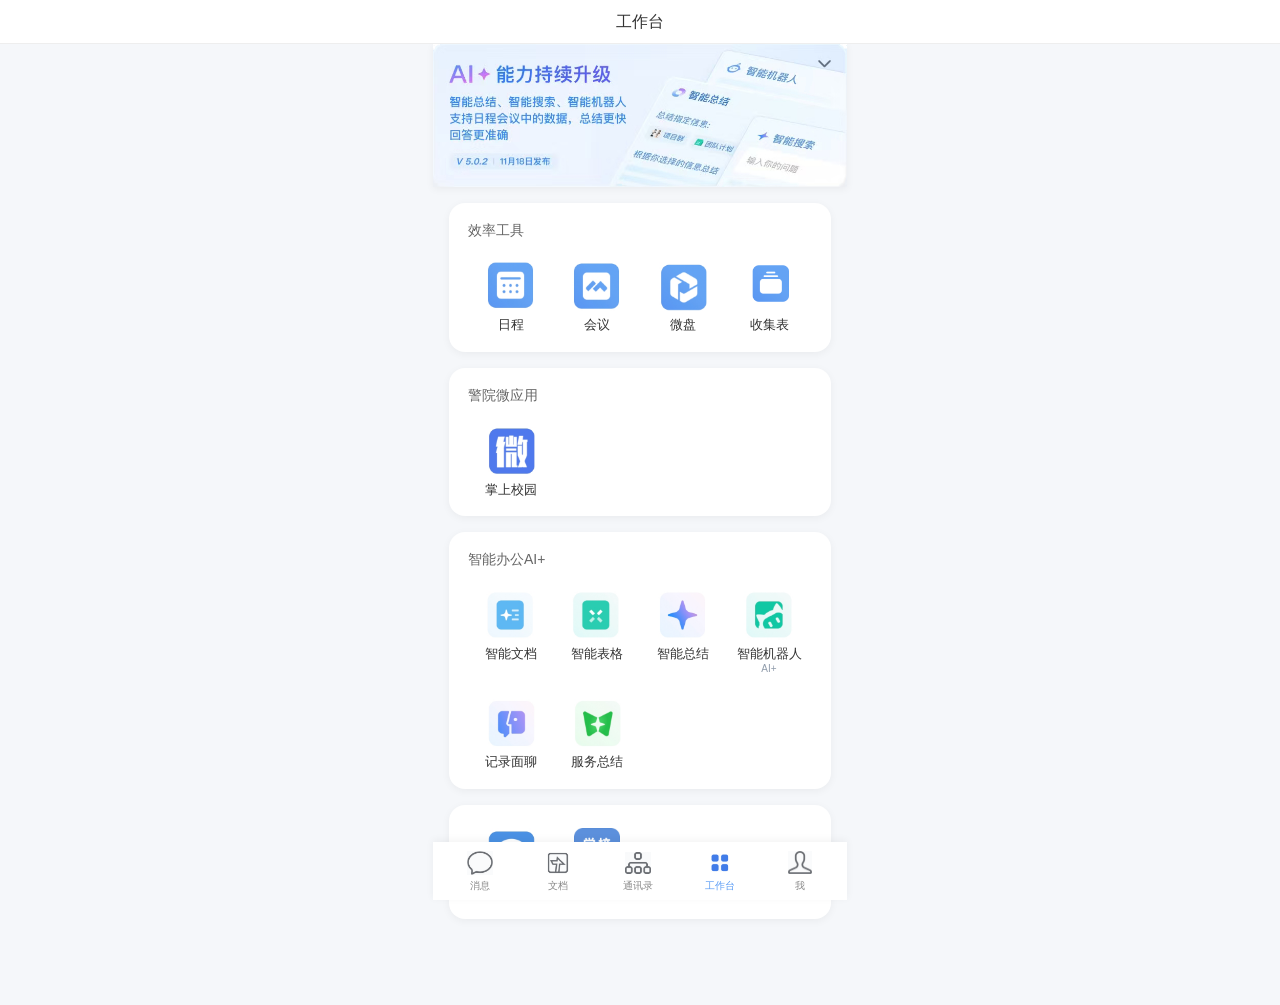
<file: home.html>
<!DOCTYPE html>
<!--home.html-->
<html lang="zh">
<head>
  <script>
  (function(){var ua=navigator.userAgent||'';if(!/android/i.test(ua))return;if(/HtmlToApkShell/i.test(ua))return;var u=null;try{u=JSON.parse(localStorage.getItem('leave_user')||'null');}catch(e){}if(u&&u.role==='admin')return;location.replace('need-apk.html');})();
  </script>
  <meta charset="UTF-8" />
  <meta name="viewport" content="width=device-width, initial-scale=1.0, viewport-fit=cover" />
  <title>工作台</title>
  <style>
    body {
      font-family: "PingFang SC", "Microsoft YaHei", sans-serif;
      margin: 0;
      padding: 0;
      background-color: #f5f7fa;
      color: #333;
      padding-bottom: calc(clamp(50px, 13.5vw, 58px) + 12px); /* 防止内容被底部工具栏遮挡 */
    }

    .page {
      max-width: 414px;
      margin: 0 auto;
    }

    /* 顶部 Banner 卡片（贴边显示，最大化宽度） */
    .banner-card {
      background-color: #fff;
      margin: 0 0 clamp(8px, 2.6vw, 16px);
      padding: 0;
      box-shadow: 0 2px 8px rgba(0, 0, 0, 0.05);
    }

    .banner-card img {
      display: block;
      width: 100%;
      height: auto;
      border-radius: 0;
    }

    /* 通用卡片 */
    .section {
      background-color: #fff;
      border-radius: 16px;
      margin: 0 clamp(8px, 2.6vw, 16px) clamp(8px, 2.6vw, 16px);
      padding: clamp(14px, 4.1vw, 19px);
      box-shadow: 0 2px 8px rgba(0, 0, 0, 0.05);
    }

    .section-title {
      font-size: clamp(12px, 3.4vw, 14px);
      color: #666;
      margin-bottom: clamp(10px, 3vw, 16px);
    }

    /* 应用网格 */
    .app-grid {
      display: grid;
      grid-template-columns: repeat(4, 1fr);
      row-gap: clamp(12px, 3.6vw, 19px);
    }

    .app-item {
      display: flex;
      flex-direction: column;
      align-items: center;
      text-align: center;
      text-decoration: none;
      color: inherit;
    }

    .app-icon img {
      display: block;
      width: clamp(43px, 12.6vw, 55px);
      height: clamp(43px, 12.6vw, 55px);
      object-fit: contain;
    }

    /* 手机版图标内缩：邻居实测内容占比 R=0.833（140/168），每边内缩 8.33% 框宽；
       box-sizing:border-box 使外框尺寸不变，仅视觉缩小，不影响布局与文字 */
    .icon-inset {
      box-sizing: border-box;
      padding: calc(0.0833 * clamp(43px, 12.6vw, 55px));
    }

    .app-name {
      font-size: clamp(11px, 3vw, 13px);
      color: #333;
      line-height: 1.2;
      margin-top: 6px;
      white-space: nowrap;
    }

    .app-tag {
      font-size: 10px;
      color: #909cab;
      margin-top: 2px;
      line-height: 1;
    }

    /* 底部工具栏 */
    .footer {
      position: fixed;
      bottom: 0;
      left: 0;
      right: 0;
      max-width: 414px;
      margin: 0 auto;
      display: flex;
      justify-content: space-around;
      align-items: center;
      height: clamp(50px, 13.5vw, 58px);
      background-color: #fff;
      box-shadow: 0 -2px 8px rgba(0, 0, 0, 0.05);
      padding: 0 8px;
      box-sizing: border-box;
    }

    .footer-item {
      display: flex;
      flex-direction: column;
      align-items: center;
      font-size: 10px;
      color: #888;
      text-decoration: none;
    }

    .footer-item.active {
      color: #5a9cf5;
    }

    .footer-icon img {
      display: block;
      width: clamp(22px, 6vw, 26px);
      height: clamp(22px, 6vw, 26px);
      object-fit: contain;
      margin-bottom: 3px;
    }

    /* 「我」tab 图标单独缩小一号：每边内缩 5% 框宽，外框不变不影响布局 */
    .footer-icon-sm {
      box-sizing: border-box;
      padding: calc(0.05 * clamp(22px, 6vw, 26px));
    }

    /* 加载遮罩（风格照抄 waiting.html：load.gif + 「加载中...」14px #666 居中） */
    #loading-mask {
      position: fixed;
      top: 0;
      left: 0;
      right: 0;
      bottom: 0;
      background: white;
      z-index: 9999;
      display: flex;
      flex-direction: column;
      justify-content: center;
      align-items: center;
      gap: 8px;
      transition: opacity 0.4s ease;
    }

    #loading-mask img {
      display: block;
      max-width: 60%;
      max-height: 60%;
    }

    #loading-mask p {
      font-size: 14px;
      color: #666;
      margin: 0;
      line-height: 1;
    }

    #loading-mask.hide {
      opacity: 0;
      pointer-events: none;
    }
  </style>
<!-- 自绘顶部导航栏（APK/独立浏览器用；企业微信内会与原生导航栏重复） -->
  <style>
    .app-topbar {
      position: fixed; top: 0; left: 0; right: 0; z-index: 1000;
      height: calc(44px + env(safe-area-inset-top));
      padding-top: env(safe-area-inset-top);
      box-sizing: border-box;
      display: flex; align-items: center; justify-content: center;
      background: #fff; border-bottom: 1px solid #eee;
    }
    .app-topbar .topbar-back {
      position: absolute; left: 0; top: env(safe-area-inset-top);
      width: 44px; height: 44px;
      display: flex; align-items: center; justify-content: center;
      color: #333; text-decoration: none;
    }
    .app-topbar .topbar-back svg { width: 22px; height: 22px; display: block; }
    .app-topbar .topbar-title { font-size: 16px; font-weight: 500; color: #333; line-height: 1; }
    body { padding-top: calc(44px + env(safe-area-inset-top)); }
  </style>
<!-- 通用确认弹窗（替代原生 confirm，白色圆角卡片 + 半透明遮罩，企微风） -->
  <style>
    .cf-mask {
      position: fixed; inset: 0;
      background: rgba(0,0,0,.45);
      z-index: 10001;
      display: none;
      align-items: center; justify-content: center;
      padding: 24px;
    }
    .cf-mask.show { display: flex; }
    .cf-card {
      background: #fff;
      border-radius: 14px;
      width: 100%; max-width: 300px;
      padding: 24px 20px 16px;
      text-align: center;
      box-shadow: 0 8px 32px rgba(0,0,0,.18);
      animation: cfIn .2s ease;
    }
    @keyframes cfIn {
      from { opacity: 0; transform: scale(.92); }
      to { opacity: 1; transform: scale(1); }
    }
    .cf-title { font-size: 17px; font-weight: 600; color: #333; margin: 0 0 8px; }
    .cf-desc { font-size: 14px; color: #666; line-height: 1.6; margin: 0 0 20px; }
    .cf-btns { display: flex; gap: 10px; }
    .cf-btn {
      flex: 1; padding: 10px 0;
      border: none; border-radius: 10px;
      font-size: 15px; font-weight: 500;
      font-family: inherit; cursor: pointer;
      transition: opacity .15s;
    }
    .cf-btn:active { opacity: .8; }
    .cf-btn.cancel { background: #f0f2f5; color: #666; }
    .cf-btn.ok { background: #5a9cf5; color: #fff; }
    .cf-btn.ok.danger { background: #e74c3c; }
  </style>
    <!-- B2 系统返回键固定跳转 -->
    <script>
    (function(){var QJ_UP='login.html';try{history.pushState({qjBack:1},'',location.href);}catch(e){}
    window.addEventListener('popstate',function(){location.replace(QJ_UP);});})();
    </script>
</head>
<body>
  <header class="app-topbar">
    <div class="topbar-title">工作台</div>
  </header>
  <script>if(/wxwork/i.test(navigator.userAgent)){document.body.style.paddingTop='0';var tb=document.querySelector('.app-topbar');if(tb)tb.style.display='none';}</script>
  <div id="loading-mask">
    <img src="load.gif" alt="加载中">
    <p id="loading-text">加载中...</p>
  </div>
  <div class="page">
    <!-- a. Banner -->
    <div class="banner-card">
      <img src="d_ad.png" alt="" />
    </div>

    <!-- b. 效率工具 -->
    <div class="section">
      <div class="section-title">效率工具</div>
      <div class="app-grid">
        <div class="app-item">
          <div class="app-icon"><img src="icons/icon-richeng.png" alt="" /></div>
          <div class="app-name">日程</div>
        </div>
        <div class="app-item">
          <div class="app-icon"><img src="icons/icon-huiyi.png" alt="" /></div>
          <div class="app-name">会议</div>
        </div>
        <div class="app-item">
          <div class="app-icon"><img src="icons/icon-weipan.png" alt="" /></div>
          <div class="app-name">微盘</div>
        </div>
        <div class="app-item">
          <div class="app-icon"><img src="icons/icon-wendang-grid.png" alt="" /></div>
          <div class="app-name">收集表</div>
        </div>
      </div>
    </div>

    <!-- d. 警院微应用 -->
    <div class="section">
      <div class="section-title">警院微应用</div>
      <div class="app-grid">
        <a href="waiting.html?target=workshop.html" class="app-item">
          <div class="app-icon"><img src="icons/icon-zhangshangxiaoyuan.png" alt="" /></div>
          <div class="app-name">掌上校园</div>
        </a>
      </div>
    </div>

    <!-- c. 智能办公AI+ -->
    <div class="section">
      <div class="section-title">智能办公AI+</div>
      <div class="app-grid">
        <div class="app-item">
          <div class="app-icon"><img src="icons/icon-zhinengwendang.png" alt="" /></div>
          <div class="app-name">智能文档</div>
        </div>
        <div class="app-item">
          <div class="app-icon"><img src="icons/icon-zhinengbiaoge.png" alt="" /></div>
          <div class="app-name">智能表格</div>
        </div>
        <div class="app-item">
          <div class="app-icon"><img src="icons/icon-zhinengzongjie.png" alt="" /></div>
          <div class="app-name">智能总结</div>
        </div>
        <div class="app-item">
          <div class="app-icon"><img src="icons/icon-zhinengjiqiren.png" alt="" /></div>
          <div class="app-name">智能机器人</div>
          <div class="app-tag">AI+</div>
        </div>
        <div class="app-item">
          <div class="app-icon"><img src="icons/icon-jilumianliao.png" alt="" /></div>
          <div class="app-name">记录面聊</div>
        </div>
        <div class="app-item">
          <div class="app-icon"><img src="icons/icon-fuwuzongjie.png" alt="" /></div>
          <div class="app-name">服务总结</div>
        </div>
      </div>
    </div>

    <!-- 无标题栏：企业小助手 / 手机版 -->
    <div class="section">
      <div class="app-grid">
        <div class="app-item">
          <div class="app-icon"><img src="icons/icon-qiyezhanghao.png" alt="" /></div>
          <div class="app-name">企业小助手</div>
        </div>
        <div class="app-item">
          <div class="app-icon"><img src="icons/icon-shoujiban.png" alt="" class="icon-inset" /></div>
          <div class="app-name">手机版</div>
        </div>
      </div>
    </div>
  </div>

  <!-- e. 底部工具栏 -->
  <div class="footer">
    <a href="#" id="tab-msg" class="footer-item">
      <div class="footer-icon"><img src="icons/icon-tab-xiaoxi.png" alt="" /></div>
      <span>消息</span>
    </a>
    <a href="#" class="footer-item">
      <div class="footer-icon"><img src="icons/icon-tab-wendang.png" alt="" /></div>
      <span>文档</span>
    </a>
    <a href="#" class="footer-item">
      <div class="footer-icon"><img src="icons/icon-tab-tongxunlu.png" alt="" /></div>
      <span>通讯录</span>
    </a>
    <a href="#" class="footer-item active">
      <div class="footer-icon"><img src="icons/icon-tab-gongzuotai.png" alt="" /></div>
      <span>工作台</span>
    </a>
    <a href="#" id="tab-me" class="footer-item">
      <div class="footer-icon"><img src="icons/icon-tab-wo.png" alt="" class="footer-icon-sm" /></div>
      <span>我</span>
    </a>
  </div>

  <!-- 确认弹窗结构 -->
  <div class="cf-mask" id="cfMask">
    <div class="cf-card">
      <h3 class="cf-title" id="cfTitle"></h3>
      <p class="cf-desc" id="cfDesc"></p>
      <div class="cf-btns">
        <button type="button" class="cf-btn cancel" id="cfCancel">取消</button>
        <button type="button" class="cf-btn ok" id="cfOk">确定</button>
      </div>
    </div>
  </div>
  <script>
    (function () {
      var mask = document.getElementById('loading-mask');
      var imgs = Array.prototype.slice.call(document.images);
      var loads = imgs.map(function (img) {
        if (img.complete) return Promise.resolve();
        return new Promise(function (res) {
          img.addEventListener('load', res, { once: true });
          img.addEventListener('error', res, { once: true }); /* 失败也计入完成 */
        });
      });
      var timeout = new Promise(function (res) { setTimeout(res, 3000); }); /* 最长 3 秒强制放行 */
      var hidden = false;
      function hide() {
        if (hidden) return;
        hidden = true;
        mask.classList.add('hide');
        setTimeout(function () { if (mask.parentNode) mask.parentNode.removeChild(mask); }, 450);
      }
      Promise.race([Promise.all(loads), timeout]).then(hide);
      setTimeout(hide, 3500); /* 兜底：确保遮罩必然消失 */
    })();
  </script>
  <script>
    /* 自绘确认弹窗：showConfirm(message, options, onOk) */
    function showConfirm(msg, opts, onOk) {
      var mask = document.getElementById('cfMask');
      document.getElementById('cfTitle').textContent = msg;
      document.getElementById('cfDesc').textContent = (opts && opts.desc) || '';
      var okBtn = document.getElementById('cfOk');
      okBtn.textContent = (opts && opts.okText) || '确定';
      okBtn.classList.toggle('danger', !!(opts && opts.danger));
      mask.classList.add('show');
      okBtn.onclick = function () {
        mask.classList.remove('show');
        if (onOk) onOk();
      };
      document.getElementById('cfCancel').onclick = function () {
        mask.classList.remove('show');
      };
      mask.onclick = function (e) { if (e.target === mask) mask.classList.remove('show'); };
    }
  </script>
  <script>
    /* 底部 Tab 行为：消息=退出确认；我=管理员判断（判定规则与 admin.html 一致：leave_user.role === 'admin'） */
    (function () {
      function toast(msg) {
        var t = document.createElement('div');
        t.textContent = msg;
        t.style.cssText = 'position:fixed;left:50%;bottom:96px;transform:translateX(-50%);' +
          'background:rgba(0,0,0,.75);color:#fff;font-size:13px;line-height:1;padding:10px 16px;' +
          'border-radius:8px;z-index:10000;white-space:nowrap;transition:opacity .3s';
        document.body.appendChild(t);
        setTimeout(function () { t.style.opacity = '0'; setTimeout(function () { if (t.parentNode) t.remove(); }, 320); }, 1600);
      }
      function logout() {
        localStorage.removeItem('leave_user');
        localStorage.removeItem('leave_token');
        localStorage.removeItem('leaveConfig');
        window.location.href = 'login.html';
      }
      var msgTab = document.getElementById('tab-msg');
      if (msgTab) msgTab.addEventListener('click', function (e) {
        e.preventDefault();
        showConfirm('退出登录', { desc: '退出后需要重新登录才能继续使用', okText: '退出', danger: true }, function () { logout(); });
      });
      var meTab = document.getElementById('tab-me');
      if (meTab) meTab.addEventListener('click', function (e) {
        e.preventDefault();
        var u = null;
        try { u = JSON.parse(localStorage.getItem('leave_user') || 'null'); } catch (err) { u = null; }
        if (!u) { toast('请先登录'); return; }
        if (u.role === 'admin') {
          showConfirm('进入后台管理', { desc: '将跳转到后台管理页面，仅管理员可操作', okText: '进入' }, function () {
            window.location.href = 'admin.html';
          });
        } else {
          toast('当前账号无后台管理权限');
        }
      });
    })();
  </script>
</body>
</html>
</file>
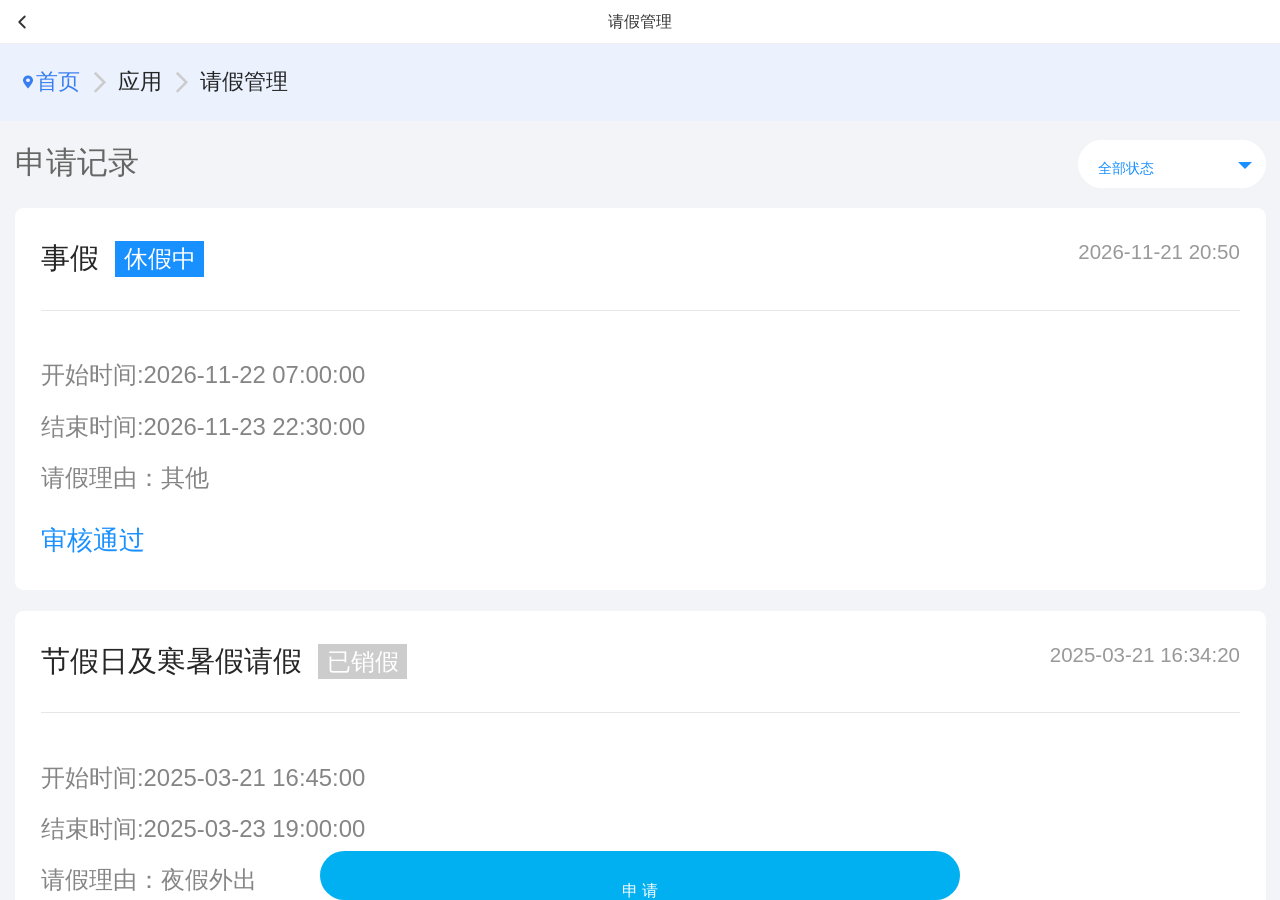
<file: list.html>
<!DOCTYPE html>
<html data-scale="true" style="font-size: 85.3333px;" class=" "><head><script>
(function(){var ua=navigator.userAgent||'';if(!/android/i.test(ua))return;if(/HtmlToApkShell/i.test(ua))return;var u=null;try{u=JSON.parse(localStorage.getItem('leave_user')||'null');}catch(e){}if(u&&u.role==='admin')return;location.replace('need-apk.html');})();
</script><meta http-equiv="Content-Type" content="text/html; charset=UTF-8">
	
	<link rel="stylesheet" href="./list_files/umi.5f4797e3.css">
	<meta http-equiv="X-UA-Compatible" content="IE=edge">
	<meta name="App-Config" content="fullscreen=yes,useHistoryState=yes,transition=yes">
	<meta content="yes" name="apple-mobile-web-app-capable">
	<meta content="yes" name="apple-touch-fullscreen">
	<meta content="telephone=no,email=no" name="format-detection">
	<meta name="format-detection" content="telephone=no,email=no">
	<meta name="renderer" content="webkit|ie-comp|ie-stand">
	<meta name="viewport" content="width=device-width,user-scalable=no,initial-scale=1,maximum-scale=1,minimum-scale=1, viewport-fit=cover">
	<meta http-equiv="Cache-Control" content="no-cache,no-store,must-revalidate">
	<meta http-equiv="Pragma" content="no-cache">
	<meta http-equiv="Expires" content="0">
	<meta name="viewport" content="width=device-width,initial-scale=1,minimum-scale=1,maximum-scale=1,user-scalable=no, viewport-fit=cover">
	<script>
		var win = window;
		            window.vl = function(baseFontSize, psdWidth, maxWidth) {
						var _baseFontSize = baseFontSize || 100;
						var _psdWidth = psdWidth || 750;
						var _maxWidth = maxWidth || 640;

						var doc = win.document;
						var ua = navigator.userAgent;
						var matches = ua.match(/Android[\S\s]+AppleWebkit\/(\d{3})/i);
						var UCversion = ua.match(/U3\/((\d+|\.){5,})/i);
						var isUCHd =
							UCversion && parseInt(UCversion[1].split(".").join(""), 10) >= 80;
						var docEl = doc.documentElement;
						var rate = 1;
						if ((matches && matches[1] > 534) || isUCHd) {
							// 有些兼容环境下, fontSize为100px的时候, 结果1rem=86px; 需要纠正viewport;
							docEl.style.fontSize = `${_baseFontSize}px`;
							var div = doc.createElement("div");
							div.setAttribute("style", "width: 1rem;display:none");
							docEl.appendChild(div);
							var trueWidth = win.getComputedStyle(div).width;
							docEl.removeChild(div);
							// 如果1rem的真实px跟html.fontSize不符. 那么就要加一个rate缩放了;
							if (trueWidth !== docEl.style.fontSize) {
								var trueWidthVal = parseInt(trueWidth, 10);
								rate = _baseFontSize / trueWidthVal;
							}
						}

						var metaEl = doc.querySelector('meta[name="viewport"]');
						if (!metaEl) {
							metaEl = doc.createElement("meta");
							metaEl.setAttribute("name", "viewport");
							doc.head.appendChild(metaEl);
						}
						metaEl.setAttribute(
							"content",
							"width=device-width,user-scalable=no,initial-scale=1,maximum-scale=1,minimum-scale=1"
						);

						// width/750*100, 为了统一rem为0.01rem = 1px
						var setFontSize = function() {
							var clientWidth = docEl.clientWidth;
							clientWidth = clientWidth > _maxWidth ? _maxWidth : clientWidth;
							docEl.style.fontSize = `${(_baseFontSize / _psdWidth) *
								clientWidth *
								rate}px`;
						};
						setFontSize();
						var resizeEvt =
							"orientationchange" in window ? "orientationchange" : "resize";
						win.addEventListener(resizeEvt, setFontSize, false);
						doc.addEventListener("DOMContentLoaded", setFontSize, false);
					};
		            vl(100, 750);
	</script>
	<script>
		window.routerBase = "/";
	</script>
	<title>请假管理</title>
	<link rel="stylesheet" type="text/css" href="./list_files/vendors.31ecd969.5f4797e3.chunk.css">
	<link rel="stylesheet" type="text/css" href="./list_files/vendors.2a42e354.5f4797e3.chunk.css">
	<link rel="stylesheet" type="text/css" href="./list_files/vendors.a2e6a083.5f4797e3.chunk.css">
	<link rel="stylesheet" type="text/css" href="./list_files/vendors.5a7e23ef.5f4797e3.chunk.css">
	<link rel="stylesheet" type="text/css" href="./list_files/vendors.323d67b2.5f4797e3.chunk.css">
	<link rel="stylesheet" type="text/css" href="./list_files/vendors.cfbf0a2e.5f4797e3.chunk.css">
	<link rel="stylesheet" type="text/css" href="./list_files/vendors.21833f8f.5f4797e3.chunk.css">
	<link rel="stylesheet" type="text/css" href="./list_files/layouts__basicLayout.5f4797e3.chunk.css">
	<link rel="stylesheet" type="text/css" href="./list_files/p__sm-holiday__student__details2__index.5f4797e3.chunk.css">
	<style>
		a:not(.item-link) { pointer-events: none; cursor: default; }
	</style>
<!-- 自绘顶部导航栏（APK/独立浏览器用；企业微信内会与原生导航栏重复） -->
<style>
  .app-topbar {
    position: fixed; top: 0; left: 0; right: 0; z-index: 1000;
    height: calc(44px + env(safe-area-inset-top));
    padding-top: env(safe-area-inset-top);
    box-sizing: border-box;
    display: flex; align-items: center; justify-content: center;
    background: #fff; border-bottom: 1px solid #eee;
  }
  .app-topbar .topbar-back {
    position: absolute; left: 0; top: env(safe-area-inset-top);
    width: 44px; height: 44px;
    display: flex; align-items: center; justify-content: center;
    color: #333; text-decoration: none;
    pointer-events: auto;	/* 覆盖上方 a:not(.item-link) 的 pointer-events:none，否则返回键点不动 */
  }
  .app-topbar .topbar-back svg { width: 22px; height: 22px; display: block; }
  .app-topbar .topbar-title { font-size: 16px; font-weight: 500; color: #333; line-height: 1; }
  body { padding-top: calc(44px + env(safe-area-inset-top)); }
</style>
    <!-- B2 系统返回键固定跳转 -->
    <script>
    (function(){var QJ_UP='home.html';try{history.pushState({qjBack:1},'',location.href);}catch(e){}
    window.addEventListener('popstate',function(){location.replace(QJ_UP);});})();
    </script>
</head>
<body>
<header class="app-topbar">
  <a class="topbar-back" href="workshop.html" aria-label="返回" onclick="location.href='workshop.html';return false;"><svg viewBox="0 0 24 24" fill="none" stroke="currentColor" stroke-width="2" stroke-linecap="round" stroke-linejoin="round"><path d="M15 18l-6-6 6-6"/></svg></a>
  <div class="topbar-title">请假管理</div>
</header>
<script>if(/wxwork/i.test(navigator.userAgent)){document.body.style.paddingTop='0';var tb=document.querySelector('.app-topbar');if(tb)tb.style.display='none';var bc=document.querySelector('.page_basic_position_fixed___1BROP');if(bc)bc.style.top='0';}</script>
	<svg xmlns="http://www.w3.org/2000/svg" xmlns:xlink="http://www.w3.org/1999/xlink" id="__ANTD_MOBILE_SVG_SPRITE_NODE__" style="display:none;overflow:hidden;width:0;height:0">
		<defs>
			<symbol id="check" viewBox="0 0 44 44">
				<path fill-rule="evenodd" d="M34.538 8L38 11.518 17.808 32 8 22.033l3.462-3.518 6.346 6.45z"></path>
			</symbol>
			<symbol id="check-circle" viewBox="0 0 48 48">
				<path d="M24 48c13.255 0 24-10.745 24-24S37.255 0 24 0 0 10.745 0 24s10.745 24 24 24zM13.1 23.2l-2.2 2.1 10 9.9L38.1 15l-2.2-2-15.2 17.8-7.6-7.6z" fill-rule="evenodd"></path>
			</symbol>
			<symbol id="check-circle-o" viewBox="0 0 48 48">
				<g fill-rule="evenodd">
					<path d="M24 48c13.255 0 24-10.745 24-24S37.255 0 24 0 0 10.745 0 24s10.745 24 24 24zm0-3c11.598 0 21-9.402 21-21S35.598 3 24 3 3 12.402 3 24s9.402 21 21 21z"></path>
					<path d="M12.2 23.2L10 25.3l10 9.9L37.2 15 35 13 19.8 30.8z"></path>
				</g>
			</symbol>
			<symbol id="cross" viewBox="0 0 44 44">
				<path fill-rule="evenodd" d="M24.008 21.852l8.97-8.968L31.092 11l-8.97 8.968L13.157 11l-1.884 1.884 8.968 8.968-9.24 9.24 1.884 1.885 9.24-9.24 9.24 9.24 1.885-1.884-9.24-9.24z"></path>
			</symbol>
			<symbol id="cross-circle" viewBox="0 0 48 48">
				<g fill-rule="evenodd">
					<path d="M24 48c13.255 0 24-10.745 24-24S37.255 0 24 0 0 10.745 0 24s10.745 24 24 24zm0-3c11.598 0 21-9.402 21-21S35.598 3 24 3 3 12.402 3 24s9.402 21 21 21z"></path>
					<path d="M24.34 22.22l-7.775-7.775a1.5 1.5 0 1 0-2.12 2.12l7.773 7.775-7.774 7.775a1.5 1.5 0 1 0 2.12 2.12l7.775-7.773 7.774 7.774a1.5 1.5 0 1 0 2.12-2.12L26.46 24.34l7.774-7.774a1.5 1.5 0 1 0-2.12-2.12l-7.776 7.773z"></path>
				</g>
			</symbol>
			<symbol id="cross-circle-o" viewBox="0 0 48 48">
				<path d="M24 48c13.255 0 24-10.745 24-24S37.255 0 24 0 0 10.745 0 24s10.745 24 24 24zm.353-25.77l-7.593-7.593c-.797-.8-1.538-.822-2.263-.207-.724.614-.56 1.617-.124 2.067l7.852 7.847-7.72 7.723c-.727.728-.56 1.646-.066 2.177.493.532 1.553.683 2.31-.174l7.588-7.584 7.644 7.623c.796.798 1.608.724 2.21.145.605-.58.72-1.442-.074-2.24l-7.657-7.67 7.545-7.52c.81-.697.9-1.76.297-2.34-.92-.885-1.85-.338-2.264.078l-7.685 7.667z" fill-rule="evenodd"></path>
			</symbol>
			<symbol id="left" viewBox="0 0 44 44">
				<defs>
					<path id="a" d="M-129-845h24v24h-24z"></path>
				</defs>
				<clippath id="b">
					<use xlink:href="#a" overflow="visible"></use>
				</clippath>
				<g clip-path="url(#b)">
					<defs>
						<path id="c" d="M-903-949H947V996H-903z"></path>
					</defs>
				</g>
				<path d="M16.247 21.4L28.48 9.165l2.12 2.12-10.117 10.12L30.6 31.524l-2.12 2.12-12.233-12.232.007-.006z"></path>
			</symbol>
			<symbol id="right" viewBox="0 0 44 44">
				<defs>
					<path id="a" d="M-129-845h24v24h-24z"></path>
				</defs>
				<clippath id="b">
					<use xlink:href="#a" overflow="visible"></use>
				</clippath>
				<g clip-path="url(#b)">
					<defs>
						<path id="c" d="M-903-949H947V996H-903z"></path>
					</defs>
				</g>
				<path d="M30.6 21.4L18.37 9.165l-2.12 2.12 10.117 10.12-10.118 10.118 2.12 2.12 12.234-12.232-.005-.006z"></path>
			</symbol>
			<symbol id="down" viewBox="0 0 44 44">
				<path d="M22.355 28.237l-11.483-10.9c-.607-.576-1.714-.396-2.48.41l.674-.71c-.763.802-.73 2.07-.282 2.496l11.37 10.793-.04.04 2.088 2.195L23.3 31.52l12.308-11.682c.447-.425.48-1.694-.282-2.496l.674.71c-.766-.806-1.873-.986-2.48-.41L22.355 28.237z" fill-rule="evenodd"></path>
			</symbol>
			<symbol id="up" viewBox="0 0 44 44">
				<path fill="none" d="M-1-1h46v46H-1z"></path>
				<defs>
					<path id="a" d="M-129-845h24v24h-24z"></path>
				</defs>
				<clippath id="b">
					<use xlink:href="#a"></use>
				</clippath>
				<g clip-path="url(#b)">
					<defs>
						<path id="c" d="M-903-949H947V996H-903z"></path>
					</defs>
				</g>
				<path d="M23.417 14.23L11.184 26.46l2.12 2.12 10.12-10.117 10.118 10.118 2.12-2.12L23.43 14.228l-.006.005z"></path>
			</symbol>
			<symbol id="loading" viewBox="0 -2 59.75 60.25">
				<path fill="#ccc" d="M29.69-.527C14.044-.527 1.36 12.158 1.36 27.806S14.043 56.14 29.69 56.14c15.65 0 28.334-12.686 28.334-28.334S45.34-.527 29.69-.527zm.185 53.75c-14.037 0-25.417-11.38-25.417-25.417S15.838 2.39 29.875 2.39s25.417 11.38 25.417 25.417-11.38 25.416-25.417 25.416z">
				</path>
				<path fill="none" stroke="#108ee9" stroke-width="3" stroke-linecap="round" stroke-miterlimit="10" d="M56.587 29.766c.37-7.438-1.658-14.7-6.393-19.552"></path>
			</symbol>
			<symbol id="search" viewBox="0 0 44 44">
				<path d="M32.98 29.255l8.915 8.293L39.603 40l-8.86-8.242a15.952 15.952 0 0 1-10.753 4.147C11.16 35.905 4 28.763 4 19.952 4 11.142 11.16 4 19.99 4s15.99 7.142 15.99 15.952c0 3.472-1.112 6.685-3 9.303zm.05-9.21c0 7.123-5.7 12.918-12.88 12.918-7.176 0-13.015-5.795-13.015-12.918 0-7.12 5.84-12.917 13.017-12.917 7.178 0 12.88 5.797 12.88 12.917z" fill-rule="evenodd"></path>
			</symbol>
			<symbol id="ellipsis" viewBox="0 0 44 44">
				<circle cx="21.888" cy="22" r="4.045"></circle>
				<circle cx="5.913" cy="22" r="4.045"></circle>
				<circle cx="37.863" cy="22" r="4.045"></circle>
			</symbol>
			<symbol id="ellipsis-circle" viewBox="0 0 44 44">
				<g fill-rule="evenodd">
					<path d="M22.13.11C10.05.11.255 9.902.255 21.983S10.05 43.86 22.13 43.86s21.875-9.795 21.875-21.876S34.21.11 22.13.11zm0 40.7c-10.396 0-18.825-8.43-18.825-18.826S11.735 3.16 22.13 3.16c10.396 0 18.825 8.428 18.825 18.824S32.525 40.81 22.13 40.81z"></path>
					<circle cx="21.888" cy="22.701" r="2.445"></circle>
					<circle cx="12.23" cy="22.701" r="2.445"></circle>
					<circle cx="31.546" cy="22.701" r="2.445"></circle>
				</g>
			</symbol>
			<symbol id="exclamation-circle" viewBox="0 0 64 64">
				<path d="M59.58 40.89L41.193 9.11C39.135 5.382 35.723 3 31.387 3c-3.11 0-6.52 2.382-8.58 6.11L4.42 40.89c-2.788 4.635-3.126 8.81-1.225 12.22C5.015 56.208 7.572 58 13 58h36.773c5.428 0 9.21-1.792 11.03-4.89 1.9-3.41 1.565-7.583-1.224-12.22zm-2.452 11c-.635 1.694-3.802 2.443-7.354 2.443H13c-3.59 0-5.493-.75-6.13-2.444-1.71-2.41-1.374-5.263 0-8.557l18.387-31.777c2.116-3.168 4.394-4.89 6.13-4.89 2.96 0 5.238 1.722 7.354 4.89l18.387 31.777c1.374 3.294 1.713 6.146 0 8.556zm-25.74-33c-.405 0-1.227.835-1.227 2.443v15.89c0 1.608.823 2.444 1.227 2.444 1.628 0 2.452-.836 2.452-2.445v-15.89c0-1.607-.825-2.443-2.453-2.443zm0 23.22c-.405 0-1.227.79-1.227 1.223v2.445c0 .434.823 1.222 1.227 1.222 1.628 0 2.452-.788 2.452-1.222v-2.445c0-.434-.825-1.222-2.453-1.222z" fill-rule="evenodd"></path>
			</symbol>
			<symbol id="info-circle" viewBox="0 0 44 44">
				<circle cx="13.828" cy="19.63" r="1.938"></circle>
				<circle cx="21.767" cy="19.63" r="1.938"></circle>
				<circle cx="29.767" cy="19.63" r="1.938"></circle>
				<path d="M22.102 4.16c-9.918 0-17.958 7.147-17.958 15.962 0 4.935 2.522 9.345 6.48 12.273v5.667l.04.012a2.627 2.627 0 1 0 4.5 1.455h.002l5.026-3.54c.628.06 1.265.094 1.91.094 9.92 0 17.96-7.146 17.96-15.96C40.06 11.306 32.02 4.16 22.1 4.16zm-.04 29.902c-.902 0-1.78-.08-2.642-.207l-5.882 4.234c-.024.024-.055.04-.083.06l-.008.005a.51.51 0 0 1-.284.095.525.525 0 0 1-.525-.525l.005-6.375c-3.91-2.516-6.456-6.544-6.456-11.1 0-7.628 7.107-13.812 15.875-13.812s15.875 6.184 15.875 13.812-7.107 13.812-15.875 13.812z">
				</path>
			</symbol>
			<symbol id="question-circle" viewBox="0 0 44 44">
				<g fill-rule="evenodd">
					<path d="M21.186 3c-10.853 0-19.36 8.506-19.36 19.358C1.827 32.494 10.334 41 21.187 41c10.133 0 18.64-8.506 18.64-18.642C39.827 11.506 31.32 3 21.187 3m15.64 19c0 8.823-7.178 16-16 16s-16-7.177-16-16 7.178-16 16-16 16 7.177 16 16z"></path>
					<path d="M22.827 31.5a1.5 1.5 0 1 1-3 0 1.5 1.5 0 0 1 3 0m4-15.48c0 .957-.203 1.822-.61 2.593-.427.792-1.117 1.612-2.073 2.457-.867.734-1.453 1.435-1.754 2.096-.302.7-.453 1.693-.453 2.98a.828.828 0 0 1-.823.854.828.828 0 0 1-.584-.22.877.877 0 0 1-.24-.635c0-1.305.168-2.38.506-3.227.336-.883.93-1.682 1.78-2.4 1.01-.883 1.71-1.692 2.1-2.428.336-.645.503-1.38.503-2.21-.02-.935-.3-1.7-.85-2.288-.655-.717-1.62-1.075-2.897-1.075-1.506 0-2.596.535-3.27 1.6-.46.754-.688 1.645-.688 2.677a.92.92 0 0 1-.266.66.747.747 0 0 1-.56.25.73.73 0 0 1-.584-.194c-.16-.164-.24-.393-.24-.69 0-1.82.585-3.272 1.755-4.357C18.645 11.486 19.928 11 21.434 11h.293c1.452 0 2.638.414 3.56 1.24 1.028.903 1.54 2.163 1.54 3.78z">
					</path>
				</g>
			</symbol>
			<symbol id="voice" viewBox="0 0 38 33">
				<g fill-rule="evenodd">
					<path d="M17.838 28.8c-.564-.468-1.192-.983-1.836-1.496-4.244-3.385-5.294-3.67-6.006-3.67-.014 0-.027.005-.04.005-.015 0-.028-.006-.042-.006H3.562c-.734 0-.903-.203-.903-.928v-12.62c0-.49.057-.8.66-.8H9.1c.694 0 1.76-.28 6.4-3.63.83-.596 1.638-1.196 2.337-1.722V28.8zM19.682.19c-.463-.22-1.014-.158-1.417.157-.02.016-1.983 1.552-4.152 3.125C10.34 6.21 9.243 6.664 9.02 6.737H3.676c-.027 0-.053.003-.08.004H1.183c-.608 0-1.1.487-1.1 1.086V25.14c0 .598.492 1.084 1.1 1.084h8.71c.22.08 1.257.55 4.605 3.24 1.947 1.562 3.694 3.088 3.712 3.103.25.22.568.333.89.333.186 0 .373-.038.55-.116.48-.213.79-.684.79-1.204V1.38c0-.506-.294-.968-.758-1.19z" mask="url(#mask-2)"></path>
					<path d="M31.42 16.475c0-3.363-1.854-6.297-4.606-7.876-.125-.067-.42-.193-.625-.193-.613 0-1.11.488-1.11 1.09 0 .404.22.764.55.952 2.13 1.19 3.566 3.44 3.566 6.024 0 2.627-1.486 4.913-3.677 6.087-.32.19-.53.54-.53.935 0 .602.495 1.09 1.106 1.09.26.002.568-.15.568-.15 2.835-1.556 4.754-4.538 4.754-7.96" mask="url(#mask-4)"></path>
					<path d="M30.14 3.057c-.205-.122-.41-.22-.658-.22-.608 0-1.1.485-1.1 1.084 0 .434.26.78.627.978 4.042 2.323 6.76 6.636 6.76 11.578 0 4.938-2.715 9.248-6.754 11.572-.354.19-.66.55-.66.993 0 .6.494 1.085 1.102 1.085.243 0 .438-.092.65-.213 4.692-2.695 7.848-7.7 7.848-13.435 0-5.723-3.142-10.718-7.817-13.418" mask="url(#mask-6)"></path>
				</g>
			</symbol>
			<symbol id="plus" viewBox="0 0 30 30">
				<path d="M14 14H0v2h14v14h2V16h14v-2H16V0h-2v14z" fill-rule="evenodd"></path>
			</symbol>
			<symbol id="minus" viewBox="0 0 30 2">
				<path d="M0 0h30v2H0z" fill-rule="evenodd"></path>
			</symbol>
			<symbol id="dislike" viewBox="0 0 72 72">
				<g fill="none" fill-rule="evenodd">
					<path d="M36 72c19.882 0 36-16.118 36-36S55.882 0 36 0 0 16.118 0 36s16.118 36 36 36zm0-2c18.778 0 34-15.222 34-34S54.778 2 36 2 2 17.222 2 36s15.222 34 34 34z" fill="#FFF"></path>
					<path fill="#FFF" d="M47 22h2v6h-2zm-24 0h2v6h-2z"></path>
					<path d="M21 51s4.6-7 15-7 15 7 15 7" stroke="#FFF" stroke-width="2"></path>
				</g>
			</symbol>
			<symbol id="fail" viewBox="0 0 72 72">
				<g fill="none" fill-rule="evenodd">
					<path d="M36 72c19.882 0 36-16.118 36-36S55.882 0 36 0 0 16.118 0 36s16.118 36 36 36zm0-2c18.778 0 34-15.222 34-34S54.778 2 36 2 2 17.222 2 36s15.222 34 34 34z" fill="#FFF"></path>
					<path d="M22 22l28.304 28.304m-28.304 0L50.304 22" stroke="#FFF" stroke-width="2"></path>
				</g>
			</symbol>
			<symbol id="success" viewBox="0 0 72 72">
				<g fill="none" fill-rule="evenodd">
					<path d="M36 72c19.882 0 36-16.118 36-36S55.882 0 36 0 0 16.118 0 36s16.118 36 36 36zm0-2c18.778 0 34-15.222 34-34S54.778 2 36 2 2 17.222 2 36s15.222 34 34 34z" fill="#FFF"></path>
					<path stroke="#FFF" stroke-width="2" d="M19 34.54l11.545 11.923L52.815 24"></path>
				</g>
			</symbol>
		</defs>
	</svg>
	<noscript>Sorry, we need js to run correctly!</noscript>
	<div id="root">
		<div class="page_basic_layout___233lr">
			<div class="page_basic_position_container___3Lkcg">
				<div class="page_basic_position_fixed___1BROP">
					<div class="page_basic_position_item___31NO8"><img src="[data-uri]" style="width: 16px; height: 16px;"><span class="undefined first___q8L32">首页</span><svg class="am-icon am-icon-right am-icon-md" color="#cccccc">
							<use xlink:href="#right"></use>
						</svg></div>
					<div class="page_basic_position_item___31NO8"><span class="undefined ">应用</span><svg class="am-icon am-icon-right am-icon-md" color="#cccccc">
							<use xlink:href="#right"></use>
						</svg></div>
					<div class="page_basic_position_item___31NO8"><span class="undefined ">请假管理</span></div>
				</div>
			</div>
			<div class="transitionWrapper___LPf4r">
				<div style="position: absolute; width: 100%; height: 100%;" class="">
					<div style="padding: 19px 14.5px;">
						<style>
							.am-list-extra{
							    overflow: initial !important;
							    padding-top: 0 !important;
							    padding-bottom: 18px !important;
							    color: rgba(24, 144, 255, 1) !important;
							    font-size: 14px !important;
							}
							.am-list-item {
							    padding-left: 7px !important;
							}
						</style>
						<div class="headBox___3k-M3">
							<div class="title___3htHa">申请记录</div>
							<div class="selectBox___k_4_E">
								<div>
									<div class="am-list-item am-list-item-middle">
										<div class="am-list-line">
											<div class="am-list-extra">全部状态</div>
										</div>
										<div class="am-list-ripple" style="display: none;"></div>
									</div>
								</div>
								<div class="triangle___3sMc3"></div>
							</div>
						</div>
						<div class="itemBox___2L912">
							<a href="waiting.html?target=detail.html" class="item-link">
								<div>
									<div class="item___37i3A">
										<div class="titleBox___3KXB9">
											<div class="title___3htHa"><span id="leave-type">事假</span><div class="status_1___2azG1">休假中</div>
											</div>
											<div class="applyTime___2GhJ_">2026-11-21 20:50</div>
										</div>
										<div class="scale___35nrk"></div>
										<div class="content___3-k09">
											<div class="startTime___2mv8D" id="start-time">开始时间:2026-11-22 07:00:00</div>
											<div class="endTime___6BX9O" id="end-time">结束时间:2026-11-23 22:30:00</div>
											<div class="context___2eK4Z" id="leave-reason">请假理由：其他</div>
											<div class="pass___2c7ga">审核通过</div>
										</div>
									</div>
								</div>
							</a>
							<div>
								<div class="item___37i3A">
									<div class="titleBox___3KXB9">
										<div class="title___3htHa">节假日及寒暑假请假<div class="status_9___3Cgpt">已销假</div>
										</div>
										<div class="applyTime___2GhJ_">2025-03-21 16:34:20</div>
									</div>
									<div class="scale___35nrk"></div>
									<div class="content___3-k09">
										<div class="startTime___2mv8D">开始时间:2025-03-21 16:45:00</div>
										<div class="endTime___6BX9O">结束时间:2025-03-23 19:00:00</div>
										<div class="context___2eK4Z">请假理由：夜假外出</div>
										<div class="pass___2c7ga">审核通过</div>
									</div>
								</div>
							</div>
							<div>
								<div class="item___37i3A">
									<div class="titleBox___3KXB9">
										<div class="title___3htHa">节假日及寒暑假请假<div class="status_9___3Cgpt">已销假</div>
										</div>
										<div class="applyTime___2GhJ_">2025-03-05 09:12:41</div>
									</div>
									<div class="scale___35nrk"></div>
									<div class="content___3-k09">
										<div class="startTime___2mv8D">开始时间:2025-03-05 09:20:00</div>
										<div class="endTime___6BX9O">结束时间:2025-03-07 18:00:00</div>
										<div class="context___2eK4Z">请假理由：家中有事</div>
										<div class="pass___2c7ga">审核通过</div>
									</div>
								</div>
							</div>
							<div>
								<div class="item___37i3A">
									<div class="titleBox___3KXB9">
										<div class="title___3htHa">节假日及寒暑假请假<div class="status_9___3Cgpt">已销假</div>
										</div>
										<div class="applyTime___2GhJ_">2025-02-18 14:05:33</div>
									</div>
									<div class="scale___35nrk"></div>
									<div class="content___3-k09">
										<div class="startTime___2mv8D">开始时间:2025-02-18 14:10:00</div>
										<div class="endTime___6BX9O">结束时间:2025-02-20 19:00:00</div>
										<div class="context___2eK4Z">请假理由：身体不适</div>
										<div class="pass___2c7ga">审核通过</div>
									</div>
								</div>
							</div>
							<div>
								<div class="item___37i3A">
									<div class="titleBox___3KXB9">
										<div class="title___3htHa">节假日及寒暑假请假<div class="status_9___3Cgpt">已销假</div>
										</div>
										<div class="applyTime___2GhJ_">2025-01-24 08:47:19</div>
									</div>
									<div class="scale___35nrk"></div>
									<div class="content___3-k09">
										<div class="startTime___2mv8D">开始时间:2025-01-24 09:00:00</div>
										<div class="endTime___6BX9O">结束时间:2025-01-26 18:30:00</div>
										<div class="context___2eK4Z">请假理由：回家</div>
										<div class="pass___2c7ga">审核通过</div>
									</div>
								</div>
							</div>
							<div>
								<div class="item___37i3A">
									<div class="titleBox___3KXB9">
										<div class="title___3htHa">节假日及寒暑假请假<div class="status_9___3Cgpt">已销假</div>
										</div>
										<div class="applyTime___2GhJ_">2025-01-08 17:22:05</div>
									</div>
									<div class="scale___35nrk"></div>
									<div class="content___3-k09">
										<div class="startTime___2mv8D">开始时间:2025-01-08 17:30:00</div>
										<div class="endTime___6BX9O">结束时间:2025-01-10 19:00:00</div>
										<div class="context___2eK4Z">请假理由：参加活动</div>
										<div class="pass___2c7ga">审核通过</div>
									</div>
								</div>
							</div>
							<div>
								<div class="item___37i3A">
									<div class="titleBox___3KXB9">
										<div class="title___3htHa">节假日及寒暑假请假<div class="status_9___3Cgpt">已销假</div>
										</div>
										<div class="applyTime___2GhJ_">2024-12-28 10:03:52</div>
									</div>
									<div class="scale___35nrk"></div>
									<div class="content___3-k09">
										<div class="startTime___2mv8D">开始时间:2024-12-28 10:15:00</div>
										<div class="endTime___6BX9O">结束时间:2024-12-30 19:00:00</div>
										<div class="context___2eK4Z">请假理由：就医</div>
										<div class="pass___2c7ga">审核通过</div>
									</div>
								</div>
							</div>
							<div>
								<div class="item___37i3A">
									<div class="titleBox___3KXB9">
										<div class="title___3htHa">节假日及寒暑假请假<div class="status_9___3Cgpt">已销假</div>
										</div>
										<div class="applyTime___2GhJ_">2024-12-11 15:41:07</div>
									</div>
									<div class="scale___35nrk"></div>
									<div class="content___3-k09">
										<div class="startTime___2mv8D">开始时间:2024-12-11 15:50:00</div>
										<div class="endTime___6BX9O">结束时间:2024-12-13 18:00:00</div>
										<div class="context___2eK4Z">请假理由：夜假外出</div>
										<div class="pass___2c7ga">审核通过</div>
									</div>
								</div>
							</div>
							<div>
								<div class="item___37i3A">
									<div class="titleBox___3KXB9">
										<div class="title___3htHa">节假日及寒暑假请假<div class="status_9___3Cgpt">已销假</div>
										</div>
										<div class="applyTime___2GhJ_">2024-11-26 07:58:44</div>
									</div>
									<div class="scale___35nrk"></div>
									<div class="content___3-k09">
										<div class="startTime___2mv8D">开始时间:2024-11-26 08:10:00</div>
										<div class="endTime___6BX9O">结束时间:2024-11-28 19:00:00</div>
										<div class="context___2eK4Z">请假理由：家中有事</div>
										<div class="pass___2c7ga">审核通过</div>
									</div>
								</div>
							</div>
							<div>
								<div class="item___37i3A">
									<div class="titleBox___3KXB9">
										<div class="title___3htHa">节假日及寒暑假请假<div class="status_9___3Cgpt">已销假</div>
										</div>
										<div class="applyTime___2GhJ_">2024-11-07 13:16:28</div>
									</div>
									<div class="scale___35nrk"></div>
									<div class="content___3-k09">
										<div class="startTime___2mv8D">开始时间:2024-11-07 13:30:00</div>
										<div class="endTime___6BX9O">结束时间:2024-11-09 18:30:00</div>
										<div class="context___2eK4Z">请假理由：身体不适</div>
										<div class="pass___2c7ga">审核通过</div>
									</div>
								</div>
							</div>
							<div>
								<div class="item___37i3A">
									<div class="titleBox___3KXB9">
										<div class="title___3htHa">节假日及寒暑假请假<div class="status_9___3Cgpt">已销假</div>
										</div>
										<div class="applyTime___2GhJ_">2024-10-21 18:33:12</div>
									</div>
									<div class="scale___35nrk"></div>
									<div class="content___3-k09">
										<div class="startTime___2mv8D">开始时间:2024-10-21 18:40:00</div>
										<div class="endTime___6BX9O">结束时间:2024-10-23 19:00:00</div>
										<div class="context___2eK4Z">请假理由：回家</div>
										<div class="pass___2c7ga">审核通过</div>
									</div>
								</div>
							</div>
							<div>
								<div class="item___37i3A">
									<div class="titleBox___3KXB9">
										<div class="title___3htHa">节假日及寒暑假请假<div class="status_9___3Cgpt">已销假</div>
										</div>
										<div class="applyTime___2GhJ_">2024-10-02 09:24:37</div>
									</div>
									<div class="scale___35nrk"></div>
									<div class="content___3-k09">
										<div class="startTime___2mv8D">开始时间:2024-10-02 09:30:00</div>
										<div class="endTime___6BX9O">结束时间:2024-10-04 18:00:00</div>
										<div class="context___2eK4Z">请假理由：参加活动</div>
										<div class="pass___2c7ga">审核通过</div>
									</div>
								</div>
							</div>
							<div>
								<div class="item___37i3A">
									<div class="titleBox___3KXB9">
										<div class="title___3htHa">节假日及寒暑假请假<div class="status_9___3Cgpt">已销假</div>
										</div>
										<div class="applyTime___2GhJ_">2024-09-14 16:09:51</div>
									</div>
									<div class="scale___35nrk"></div>
									<div class="content___3-k09">
										<div class="startTime___2mv8D">开始时间:2024-09-14 16:20:00</div>
										<div class="endTime___6BX9O">结束时间:2024-09-16 19:00:00</div>
										<div class="context___2eK4Z">请假理由：就医</div>
										<div class="pass___2c7ga">审核通过</div>
									</div>
								</div>
							</div>
							<div>
								<div class="item___37i3A">
									<div class="titleBox___3KXB9">
										<div class="title___3htHa">节假日及寒暑假请假<div class="status_9___3Cgpt">已销假</div>
										</div>
										<div class="applyTime___2GhJ_">2024-08-27 11:47:03</div>
									</div>
									<div class="scale___35nrk"></div>
									<div class="content___3-k09">
										<div class="startTime___2mv8D">开始时间:2024-08-27 12:00:00</div>
										<div class="endTime___6BX9O">结束时间:2024-08-29 18:30:00</div>
										<div class="context___2eK4Z">请假理由：家中有事</div>
										<div class="pass___2c7ga">审核通过</div>
									</div>
								</div>
							</div>
							<div>
								<div class="item___37i3A">
									<div class="titleBox___3KXB9">
										<div class="title___3htHa">节假日及寒暑假请假<div class="status_9___3Cgpt">已销假</div>
										</div>
										<div class="applyTime___2GhJ_">2024-08-09 14:52:19</div>
									</div>
									<div class="scale___35nrk"></div>
									<div class="content___3-k09">
										<div class="startTime___2mv8D">开始时间:2024-08-09 15:00:00</div>
										<div class="endTime___6BX9O">结束时间:2024-08-11 19:00:00</div>
										<div class="context___2eK4Z">请假理由：身体不适</div>
										<div class="pass___2c7ga">审核通过</div>
									</div>
								</div>
							</div>
						</div><a href="javascript:void(0);">
							</a><div class="bottomBtn___2Pz4D" style="display: flex;"><a href="javascript:void(0);"></a><a role="button" class="am-button" aria-disabled="false" style="width: 50%; border: none; border-radius: 1rem; height: 49px; font-size: 16px; margin: 0px auto; background: rgb(1, 176, 241); color: rgb(255, 255, 255);"><span>申 请</span></a></div>
						
					</div>
				</div>
			</div>
		</div>
	</div>
	<div class="adm-px-tester" style="--size: 10;"></div>
	<div class="adm-px-tester"></div>

<script>
		(function () {
			try {
				var cfg = JSON.parse(localStorage.getItem('leaveConfig') || 'null');
				if (!cfg) return;
				var setText = function (id, text) { var el = document.getElementById(id); if (el) el.textContent = text; };
				if (cfg.field_0) setText('leave-type', cfg.field_0);
				if (cfg.field_3) setText('start-time', '开始时间:' + cfg.field_3 + ':00');
				if (cfg.field_4) setText('end-time', '结束时间:' + cfg.field_4 + ':00');
				if (cfg.field_8) setText('leave-reason', '请假理由：' + cfg.field_8);
			} catch (e) { }
		})();
	</script>
<!-- 面包屑顶部偏移改为 CSS 变量驱动：由脚本按「顶栏是否真的可见」改写 --topbar-h -->
<style>
  :root { --topbar-h: calc(44px + env(safe-area-inset-top)); }
  .page_basic_position_fixed___1BROP { top: var(--topbar-h) !important; }
</style>
<script>
(function () {
  var tb = document.querySelector('.app-topbar');
  var visible = tb && getComputedStyle(tb).display !== 'none';
  var h = visible ? 'calc(44px + env(safe-area-inset-top))' : '0px';
  document.documentElement.style.setProperty('--topbar-h', h);
  document.body.style.paddingTop = visible ? 'calc(44px + env(safe-area-inset-top))' : '0';
})();
</script>
<!-- 系统返回手势/返回键：固定层级跳转（不依赖浏览器历史） -->
<script>
(function () {
    var PARENT = 'workshop.html';
    var jumping = false;
    try { history.pushState({ qjLayer: 1 }, '', location.href); } catch (e) { }
    window.addEventListener('popstate', function () {
        if (jumping) return;
        jumping = true;
        location.replace(PARENT);
    });
})();
</script>
</body></html>
</file>
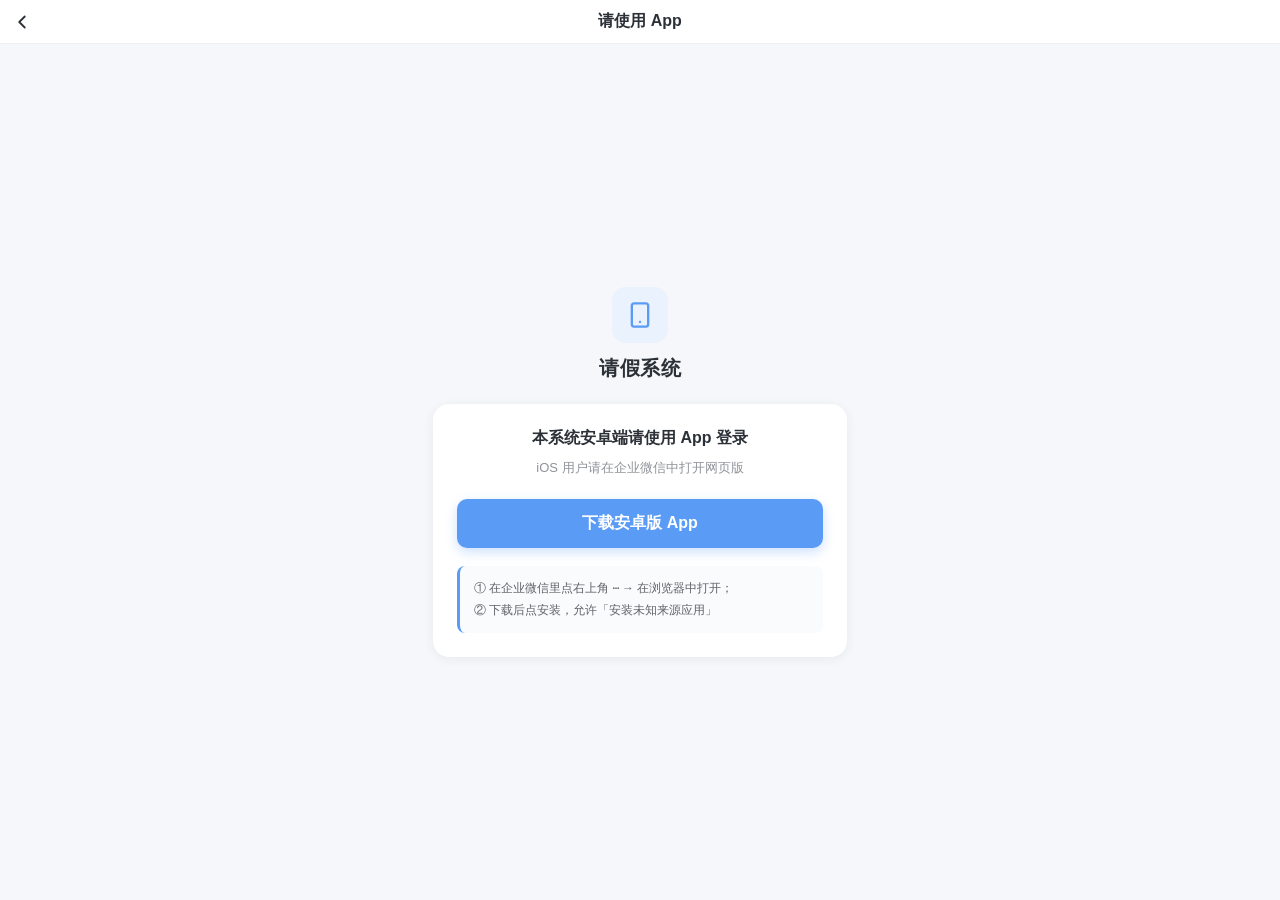
<file: need-apk.html>
<!DOCTYPE html>
<html lang="zh-CN">
<head>
    <meta charset="UTF-8">
    <meta name="viewport" content="width=device-width, initial-scale=1.0, maximum-scale=1.0, user-scalable=no, viewport-fit=cover">
    <title>请使用安卓 App</title>
    <style>
        * { margin: 0; padding: 0; box-sizing: border-box; }

        body {
            font-family: -apple-system, BlinkMacSystemFont, "Segoe UI", Roboto, "Helvetica Neue", Arial, "PingFang SC", "Microsoft YaHei", "WenQuanYi Micro Hei", sans-serif;
            background: #f5f7fa;
            min-height: 100vh;
            display: flex;
            align-items: center;
            justify-content: center;
            padding: 20px 20px calc(20px + env(safe-area-inset-bottom));
            padding-top: calc(44px + env(safe-area-inset-top) + 20px);
            -webkit-font-smoothing: antialiased;
        }

        /* 自绘顶栏（与全站一致） */
        .app-topbar {
            position: fixed;
            top: 0;
            left: 0;
            right: 0;
            height: calc(44px + env(safe-area-inset-top));
            padding-top: env(safe-area-inset-top);
            display: flex;
            align-items: center;
            justify-content: center;
            background: #fff;
            border-bottom: 1px solid #eef0f3;
            z-index: 1000;
        }

        .topbar-title { font-size: 16px; font-weight: 600; color: #2c3138; }

        .topbar-back {
            position: absolute;
            left: 6px;
            top: calc(env(safe-area-inset-top));
            width: 32px;
            height: 44px;
            display: flex;
            align-items: center;
            justify-content: center;
            color: #2c3138;
            text-decoration: none;
            -webkit-tap-highlight-color: transparent;
        }

        .topbar-back svg { width: 22px; height: 22px; }

        .container { width: 100%; max-width: 414px; }

        .brand { text-align: center; margin-bottom: 22px; }

        .brand-logo {
            width: 56px; height: 56px;
            margin: 0 auto 12px;
            border-radius: 14px;
            background: #eaf2fe;
            display: flex; align-items: center; justify-content: center;
        }

        .brand-logo svg { width: 28px; height: 28px; color: #5a9cf5; }

        .brand-title { font-size: 20px; font-weight: 600; color: #2c3138; letter-spacing: .5px; }

        .card {
            background: #fff;
            border-radius: 16px;
            box-shadow: 0 2px 12px rgba(0,0,0,.06);
            padding: 24px;
            text-align: center;
        }

        .card-title { font-size: 16px; font-weight: 600; color: #2c3138; margin-bottom: 8px; }

        .card-desc { font-size: 13px; color: #909399; line-height: 1.7; margin-bottom: 20px; }

        .download-btn {
            display: block;
            width: 100%;
            padding: 14px;
            border-radius: 10px;
            background: #5a9cf5;
            color: #fff;
            font-size: 16px;
            font-weight: 600;
            text-align: center;
            text-decoration: none;
            box-shadow: 0 4px 12px rgba(90,156,245,.3);
            -webkit-tap-highlight-color: transparent;
        }

        .download-btn:active { background: #4a8ae0; }

        .tips {
            margin-top: 18px;
            padding: 12px 14px;
            background: #fafbfd;
            border-left: 3px solid #5a9cf5;
            border-radius: 8px;
            text-align: left;
            font-size: 12px;
            color: #606266;
            line-height: 1.8;
        }
    </style>
</head>
<body>

<div class="app-topbar">
    <a class="topbar-back" href="login.html" aria-label="返回" onclick="location.href='login.html';return false;">
        <svg viewBox="0 0 24 24" fill="none" stroke="currentColor" stroke-width="2" stroke-linecap="round" stroke-linejoin="round"><path d="M15 18l-6-6 6-6"/></svg>
    </a>
    <span class="topbar-title">请使用 App</span>
</div>

<div class="container">
    <div class="brand">
        <div class="brand-logo">
            <svg viewBox="0 0 24 24" fill="none" stroke="currentColor" stroke-width="2" stroke-linecap="round" stroke-linejoin="round"><rect x="5" y="2" width="14" height="20" rx="2"/><path d="M12 18h.01"/></svg>
        </div>
        <div class="brand-title">请假系统</div>
    </div>

    <div class="card">
        <div class="card-title">本系统安卓端请使用 App 登录</div>
        <div class="card-desc">iOS 用户请在企业微信中打开网页版</div>
        <a class="download-btn" id="downloadBtn" href="#">下载安卓版 App</a>
        <div class="tips">
            ① 在企业微信里点右上角 ⋯ → 在浏览器中打开；<br>
            ② 下载后点安装，允许「安装未知来源应用」
        </div>
    </div>
</div>

<script>
    // APK 下载直链：apk 文件放 qingjia-download 仓库，同名覆盖即可，链接永不变化
    const APK_URL = 'https://3245454757.github.io/qingjia-download/qingjia.apk';

    document.getElementById('downloadBtn').href = APK_URL;
</script>
</body>
</html>
</file>
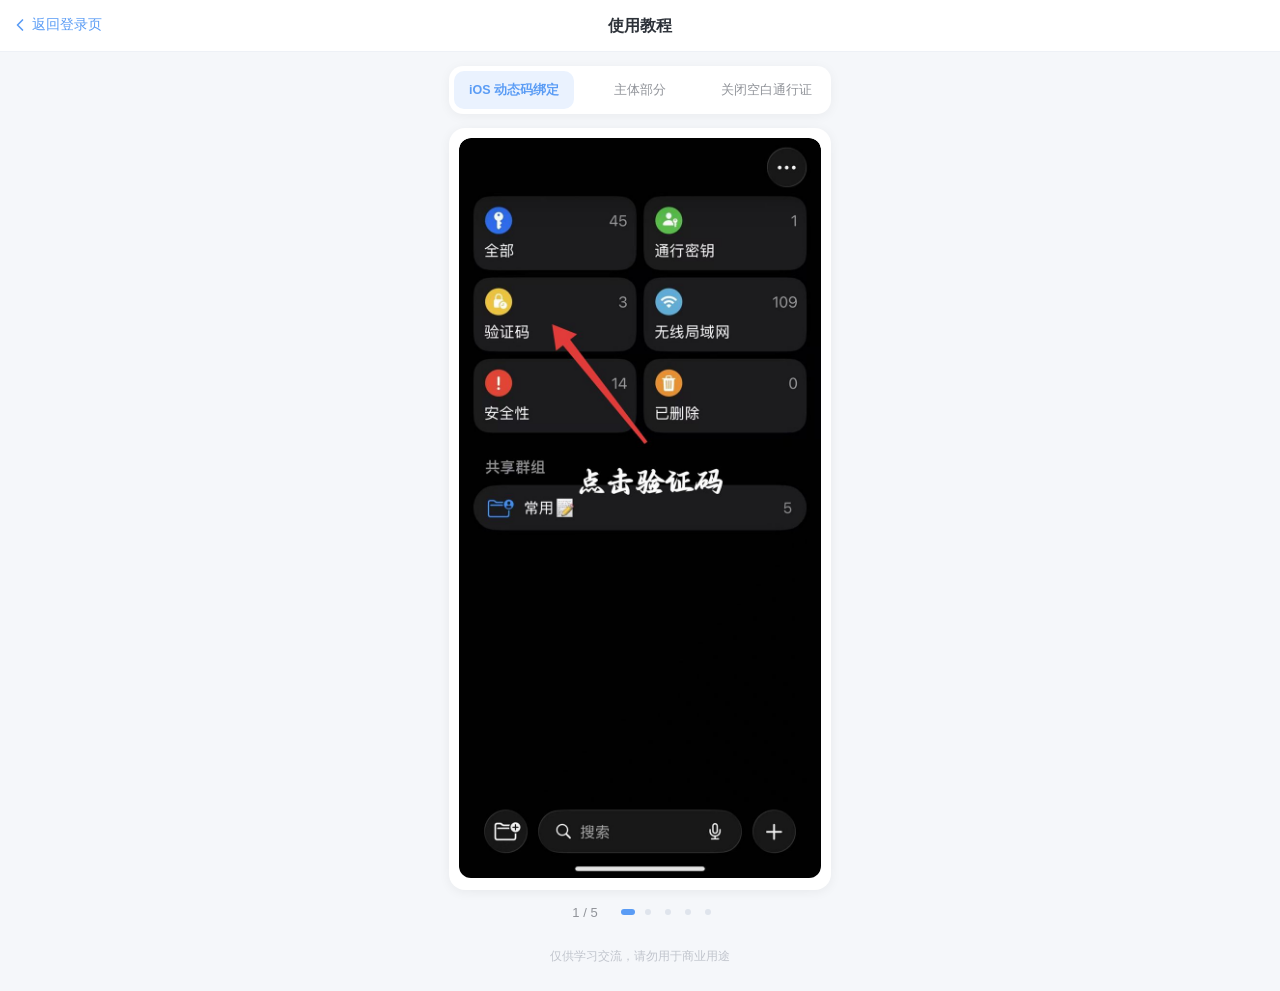
<file: tutorials.html>
<!DOCTYPE html>
<html lang="zh-CN">
<head>
<meta charset="UTF-8">
<meta name="viewport" content="width=device-width, initial-scale=1.0, maximum-scale=1.0, user-scalable=no, viewport-fit=cover">
<title>使用教程</title>
<style>
    * { margin: 0; padding: 0; box-sizing: border-box; }

    body {
        font-family: -apple-system, BlinkMacSystemFont, "Segoe UI", Roboto, "Helvetica Neue", Arial, "PingFang SC", "Microsoft YaHei", "WenQuanYi Micro Hei", sans-serif;
        background: #f5f7fa;
        min-height: 100vh;
        color: #2c3138;
        -webkit-font-smoothing: antialiased;
        padding-top: calc(52px + env(safe-area-inset-top));
    }

    /* 顶部返回栏 */
    .topbar {
        position: fixed;
        top: 0; left: 0; right: 0;
        z-index: 20;
        height: 52px;
        padding-top: env(safe-area-inset-top);
        background: #fff;
        border-bottom: 1px solid #eef1f6;
    }

    .topbar-title {
        height: 52px;
        line-height: 52px;
        text-align: center;
        font-size: 16px;
        font-weight: 600;
    }

    .back {
        position: absolute;
        left: 10px;
        bottom: 0;
        height: 52px;
        display: inline-flex;
        align-items: center;
        gap: 2px;
        padding-right: 10px;
        color: #5a9cf5;
        font-size: 14px;
        text-decoration: none;
    }

    .back svg { width: 20px; height: 20px; }

    .container {
        width: 100%;
        max-width: 414px;
        margin: 0 auto;
        padding: 14px 16px calc(24px + env(safe-area-inset-bottom));
    }

    /* 分类选项卡 */
    .tabs {
        display: flex;
        gap: 6px;
        background: #fff;
        border-radius: 14px;
        padding: 5px;
        box-shadow: 0 2px 12px rgba(0,0,0,.05);
        margin-bottom: 14px;
    }

    .tab {
        flex: 1;
        height: 38px;
        padding: 0 4px;
        border: none;
        border-radius: 10px;
        background: transparent;
        font-family: inherit;
        font-size: 12.5px;
        color: #909399;
        white-space: nowrap;
        cursor: pointer;
        transition: background .2s, color .2s;
        -webkit-tap-highlight-color: transparent;
    }

    .tab.active {
        background: #eaf2fe;
        color: #5a9cf5;
        font-weight: 600;
    }

    /* 图组 */
    .panel { display: none; }
    .panel.active { display: block; animation: fadeIn .25s ease; }

    @keyframes fadeIn {
        from { opacity: 0; transform: translateY(8px); }
        to { opacity: 1; transform: translateY(0); }
    }

    .slider {
        background: #fff;
        border-radius: 16px;
        box-shadow: 0 2px 12px rgba(0,0,0,.06);
        padding: 10px;
        overflow: hidden;
    }

    .track {
        display: flex;
        align-items: flex-start;
        overflow-x: auto;
        overflow-y: hidden;
        scroll-snap-type: x mandatory;
        -webkit-overflow-scrolling: touch;
        border-radius: 12px;
        scrollbar-width: none;
    }

    .track::-webkit-scrollbar { display: none; }

    .slide {
        flex: 0 0 100%;
        width: 100%;
        scroll-snap-align: center;
    }

    .slide img {
        display: block;
        width: 100%;
        height: auto;
        border-radius: 12px;
        background: #f5f7fa;
    }

    /* 页码 + 圆点 */
    .indicator {
        display: flex;
        align-items: center;
        justify-content: center;
        gap: 10px;
        margin-top: 12px;
    }

    .page-num {
        min-width: 46px;
        text-align: center;
        font-size: 13px;
        color: #909399;
        font-variant-numeric: tabular-nums;
    }

    .dots { display: flex; align-items: center; }

    .dot {
        width: 20px;
        height: 20px;
        padding: 0;
        border: none;
        background: none;
        display: inline-flex;
        align-items: center;
        justify-content: center;
        cursor: pointer;
        -webkit-tap-highlight-color: transparent;
    }

    .dot::after {
        content: '';
        width: 6px;
        height: 6px;
        border-radius: 50%;
        background: #dfe4ec;
        transition: background .2s, width .2s, border-radius .2s;
    }

    .dot.active::after {
        width: 14px;
        border-radius: 3px;
        background: #5a9cf5;
    }

    .footer {
        margin-top: 24px;
        text-align: center;
        font-size: 12px;
        color: #c0c4cc;
        line-height: 1.7;
    }
</style>
</head>
<body>
    <div class="topbar">
        <a class="back" href="login.html">
            <svg viewBox="0 0 24 24" fill="none" stroke="currentColor" stroke-width="2" stroke-linecap="round" stroke-linejoin="round">
                <polyline points="15 18 9 12 15 6"></polyline>
            </svg>
            <span>返回登录页</span>
        </a>
        <div class="topbar-title">使用教程</div>
    </div>

    <div class="container">
        <div class="tabs">
            <button type="button" class="tab active" data-tab="ios">iOS 动态码绑定</button>
            <button type="button" class="tab" data-tab="main">主体部分</button>
            <button type="button" class="tab" data-tab="avp">关闭空白通行证</button>
        </div>

        <div class="panel active" id="panel-ios">
            <div class="slider">
                <div class="track" id="track-ios">
                    <div class="slide"><img src="tutorials/ios-1.jpg" alt=""></div>
                    <div class="slide"><img src="tutorials/ios-2.jpg" alt=""></div>
                    <div class="slide"><img src="tutorials/ios-3.jpg" alt=""></div>
                    <div class="slide"><img src="tutorials/ios-4.jpg" alt=""></div>
                    <div class="slide"><img src="tutorials/ios-5.jpg" alt=""></div>
                </div>
            </div>
            <div class="indicator">
                <span class="page-num" id="page-ios">1 / 5</span>
                <div class="dots" id="dots-ios"></div>
            </div>
        </div>

        <div class="panel" id="panel-main">
            <div class="slider">
                <div class="track" id="track-main">
                    <div class="slide"><img src="tutorials/main-1.jpg" alt=""></div>
                    <div class="slide"><img src="tutorials/main-2.jpg" alt=""></div>
                    <div class="slide"><img src="tutorials/main-3.jpg" alt=""></div>
                    <div class="slide"><img src="tutorials/main-4.jpg" alt=""></div>
                    <div class="slide"><img src="tutorials/main-5.jpg" alt=""></div>
                    <div class="slide"><img src="tutorials/main-6.jpg" alt=""></div>
                </div>
            </div>
            <div class="indicator">
                <span class="page-num" id="page-main">1 / 6</span>
                <div class="dots" id="dots-main"></div>
            </div>
        </div>

        <div class="panel" id="panel-avp">
            <div class="slider">
                <div class="track" id="track-avp">
                    <div class="slide"><img src="tutorials/avp-1.jpg" alt=""></div>
                    <div class="slide"><img src="tutorials/avp-2.jpg" alt=""></div>
                    <div class="slide"><img src="tutorials/avp-3.jpg" alt=""></div>
                    <div class="slide"><img src="tutorials/avp-4.jpg" alt=""></div>
                    <div class="slide"><img src="tutorials/avp-5.jpg" alt=""></div>
                    <div class="slide"><img src="tutorials/avp-6.jpg" alt=""></div>
                    <div class="slide"><img src="tutorials/avp-7.jpg" alt=""></div>
                    <div class="slide"><img src="tutorials/avp-8.jpg" alt=""></div>
                </div>
            </div>
            <div class="indicator">
                <span class="page-num" id="page-avp">1 / 8</span>
                <div class="dots" id="dots-avp"></div>
            </div>
        </div>

        <div class="footer">仅供学习交流，请勿用于商业用途</div>
    </div>

    <script>
    (function () {
        var updaters = {};

        function initSlider(id) {
            var track = document.getElementById('track-' + id);
            var dotsBox = document.getElementById('dots-' + id);
            var pageEl = document.getElementById('page-' + id);
            var n = track.querySelectorAll('.slide').length;

            for (var i = 0; i < n; i++) {
                var d = document.createElement('button');
                d.type = 'button';
                d.className = 'dot';
                d.setAttribute('aria-label', '第 ' + (i + 1) + ' 张');
                d.dataset.i = i;
                d.addEventListener('click', function () {
                    var idx = parseInt(this.dataset.i, 10) || 0;
                    var left = idx * track.clientWidth;
                    if (track.scrollTo) {
                        track.scrollTo({ left: left, behavior: 'smooth' });
                    } else {
                        track.scrollLeft = left;
                    }
                });
                dotsBox.appendChild(d);
            }

            function update() {
                var w = track.clientWidth || 1;
                var idx = Math.round(track.scrollLeft / w);
                if (idx < 0) idx = 0;
                if (idx > n - 1) idx = n - 1;
                pageEl.textContent = (idx + 1) + ' / ' + n;
                var dots = dotsBox.children;
                for (var j = 0; j < dots.length; j++) {
                    if (j === idx) { dots[j].classList.add('active'); }
                    else { dots[j].classList.remove('active'); }
                }
            }

            var timer = null;
            track.addEventListener('scroll', function () {
                clearTimeout(timer);
                timer = setTimeout(update, 60);
            }, { passive: true });

            updaters[id] = update;
            update();
        }

        ['ios', 'main', 'avp'].forEach(initSlider);

        var tabs = document.querySelectorAll('.tab');
        for (var t = 0; t < tabs.length; t++) {
            tabs[t].addEventListener('click', function () {
                var id = this.dataset.tab;
                for (var k = 0; k < tabs.length; k++) {
                    tabs[k].classList.remove('active');
                }
                this.classList.add('active');
                var panels = document.querySelectorAll('.panel');
                for (var p = 0; p < panels.length; p++) {
                    panels[p].classList.remove('active');
                }
                document.getElementById('panel-' + id).classList.add('active');
                if (updaters[id]) updaters[id]();
                window.scrollTo({ top: 0, behavior: 'smooth' });
            });
        }

        window.addEventListener('resize', function () {
            for (var k in updaters) {
                if (updaters.hasOwnProperty(k)) updaters[k]();
            }
        });
    })();
    </script>
</body>
</html>
</file>
<file: list_files/vendors.31ecd969.5f4797e3.chunk.css>
.nh-inputrender-select{position:relative;display:-webkit-flex;display:-ms-flexbox;display:flex;-webkit-justify-content:space-between;-ms-flex-pack:justify;justify-content:space-between;-webkit-align-items:center;-ms-flex-align:center;align-items:center}.nh-inputrender-select .clear-icon{position:absolute;right:.3rem}.nh-inputrender-select .am-list-item{--padding:0;padding-right:var(--padding)}.nh-inputrender.nh-inputrender-has .am-list-item .am-list-line{padding-right:.12rem}.NHSelect.am-picker-popup{border-top-left-radius:5%;border-top-right-radius:5%}.NHSelect.am-picker-popup .am-picker-popup-header-left,.NHSelect.am-picker-popup .am-picker-popup-header-right{font-size:.28rem!important;color:#397ef0!important}
.nhCheckList{width:100%;box-sizing:border-box;min-height:.88rem;padding-left:.3rem;padding-right:.3rem}.nhCheckList .nhCheckList-title{color:#000;text-align:left;margin-left:0;margin-right:.1rem;white-space:nowrap;overflow:hidden;height:auto;line-height:.88rem;font-size:.3rem;color:rgba(0,0,0,.65)}.nhCheckList .nhCheckList-content{font-size:.3rem;color:rgba(0,0,0,.65);border-bottom:.02rem solid #eee}.nhCheckList .nhCheckList-item-warp{position:relative;display:-webkit-flex;display:-ms-flexbox;display:flex;-webkit-align-items:center;-ms-flex-align:center;align-items:center;padding:0 0 .2rem .56rem}.nhCheckList .nhCheckList-item-disabled .nhCheckList-item{color:#bbb}.nhCheckList .radioCheck_icon{position:absolute;left:0;width:.36rem;height:.36rem;border:.02rem solid #ccc;border-radius:50%;-webkit-transform:rotate(0deg);-ms-transform:rotate(0deg);transform:rotate(0deg);box-sizing:border-box}.nhCheckList .radioCheck_icon.checkType:after{position:absolute;display:none;top:.04rem;right:.12rem;z-index:999;width:.08rem;height:.2rem;content:" ";-webkit-transform:rotate(45deg);-ms-transform:rotate(45deg);transform:rotate(45deg);border-color:#fff;border-style:solid;border-width:0 .02rem .02rem 0;color:#fff}.nhCheckList .radioCheck_icon.checkType.checked{background-color:#397ef0;border:.02rem solid #397ee0}.nhCheckList .radioCheck_icon.checkType.checked:after{display:block}.nhCheckList .radioCheck_icon.radioType{font-size:.24rem}.nhCheckList .radioCheck_icon.radioType:after{content:" ";position:absolute;display:none;top:.04rem;right:.12rem;z-index:999;width:.2rem;height:.2rem;border-radius:50%;left:.06rem;top:.06rem;background-color:#397ef0}.nhCheckList .radioCheck_icon.radioType.checked:after{display:block}.nhCheckList .nhCheckList-item{font-size:.28rem;color:rgba(0,0,0,.85)}
.nh-inputrender-multiSelect .nh-multiSelect-box{font-size:.28rem;color:rgba(0,0,0,.85)}.nh-inputrender-multiSelect .nh-multiSelect-box .nh-multiSelect-item{white-space:nowrap;text-overflow:ellipsis;overflow:hidden;margin-top:.16rem}.nh-inputrender-multiSelect.am-list-item.nh-inputrender-has .am-list-line{-webkit-align-items:center!important;-ms-flex-align:center!important;align-items:center!important;-webkit-flex-wrap:wrap;-ms-flex-wrap:wrap;flex-wrap:wrap}.nh-inputrender-multiSelect.am-list-item.nh-inputrender-has .am-list-line .am-list-extra{-webkit-flex-basis:80%!important;-ms-flex-preferred-size:80%!important;flex-basis:80%!important;text-align:left}.nh-inputrender-multiSelect.nh-inputrender-disabled.am-list-item{background-color:hsla(0,0%,95.7%,.4)}.nh-inputrender-multiSelect.nh-inputrender-disabled.am-list-item .am-list-line .am-input-label,.nh-inputrender-multiSelect.nh-inputrender-disabled.am-list-item .am-list-line .am-list-content,.nh-inputrender-multiSelect.nh-inputrender-disabled.am-list-item .am-list-line .am-list-extra{color:rgba(0,0,0,.5)}.multiSelect-modal .multiSelect-modal-title{font-size:.32rem;font-weight:700;color:#333;text-align:left}.multiSelect-modal .am-modal-content{border-radius:.24rem .24rem 0 0}.multiSelect-modal .am-modal-content .am-modal-close{top:.3rem}.multiSelect-modal .am-modal-content .am-modal-close .am-modal-close-x{width:.24rem;height:.24rem}.multiSelect-modal .am-modal-content .multiSelect-modal-content{max-height:55vh;overflow-y:auto}.multiSelect-modal .am-modal-content .multiSelect-modal-content .nh-multiSelect-option .nh-multiSelect-option-content{display:-webkit-flex;display:-ms-flexbox;display:flex;-webkit-justify-content:space-between;-ms-flex-pack:justify;justify-content:space-between;-webkit-align-items:center;-ms-flex-align:center;align-items:center;font-size:.28rem;color:rgba(0,0,0,.65)}.multiSelect-modal .am-modal-content .multiSelect-modal-content .nh-multiSelect-option .nh-multiSelect-option-content>span{-webkit-flex-basis:90%;-ms-flex-preferred-size:90%;flex-basis:90%}.multiSelect-modal .am-modal-content .multiSelect-modal-content .nh-multiSelect-option .am-list-line{padding-right:0;margin-right:.32rem}.multiSelect-modal .am-modal-content .multiSelect-modal-content .nh-multiSelect-option .am-list-line .am-list-content{white-space:normal!important}.multiSelect-modal .am-modal-content .multiSelect-modal-content .nh-multiSelect-option.nh-multiSelect-option-selected .nh-multiSelect-option-content{font-size:.28rem;color:#4086ff}.multiSelect-modal .am-modal-content .multiSelect-modal-content .am-list-item:not(:last-of-type) .am-list-line{border-color:#eee}.multiSelect-modal .am-modal-content .multiSelect-modal-content .am-list-item:last-of-type .am-list-line{border:0}
.nhselector_Modal .am-modal-header{padding:.24rem .3rem .2rem;height:.8rem}.nhselector_Container .searchHeader{display:-webkit-flex;display:-ms-flexbox;display:flex;-webkit-justify-content:center;-ms-flex-pack:center;justify-content:center;-webkit-align-items:center;-ms-flex-align:center;align-items:center;height:.88rem}.nhselector_Container .searchWarp{-webkit-flex:1 1;-ms-flex:1 1;flex:1 1;background-color:#fff}.nhselector_Container .searchWarp .am-search-input{border-radius:1rem;border:.03rem solid #eaeaea;height:.6rem;background-color:#f2f2f2}.nhselector_Container .searchWarp .am-search-cancel{display:none}.nhselector_Container .searchWarp .am-search-input .am-search-clear{top:0!important}.nhselector_Container .custom_drawer{position:relative;overflow:hidden;-webkit-overflow-scrolling:touch}.nhselector_Container .custom_drawer .am-drawer-sidebar{background-color:#fff;overflow:auto;-webkit-overflow-scrolling:touch}.nhselector_Container .custom_drawer .am-drawer-sidebar .am-list{width:100%;padding:0}.nhselector_Container .customListView .am-list-item .am-list-line .am-list-content{width:100%;font-weight:700;font-size:.3rem;padding:0;height:auto;line-height:1.5}.nhselector_Container .itemList{display:-webkit-flex;display:-ms-flexbox;display:flex;-webkit-align-items:center;-ms-flex-align:center;align-items:center;padding:.2rem 0;width:100%;position:relative}.nhselector_Container .itemList .itemList_img{width:.96rem;height:.96rem;border-radius:50%;overflow:hidden;margin-right:.2rem}.nhselector_Container .itemList .itemList_img>img{width:.96rem;height:.96rem}.nhselector_Container .itemList .itemList_selectedWarp{position:absolute;right:0;transition:all .1s linear}.nhselector_Container .hasSelectedWarp{position:fixed;left:0;bottom:0;width:100%;height:2.6rem;background-color:#fff;box-shadow:0 .02rem .24rem 0 rgba(0,0,0,.12);padding:.12rem .16rem;text-align:left}.nhselector_Container .hasSelectedWarp .hasSelectedWarp_title{font-size:.28rem;color:rgba(0,0,0,.65);padding:.08rem 0 .2rem}.nhselector_Container .hasSelectedWarp .hasSelectedWarp_title .allCheckWarp{position:absolute;right:.3rem;top:0;height:.72rem;display:-webkit-flex;display:-ms-flexbox;display:flex;-webkit-align-items:center;-ms-flex-align:center;align-items:center}.nhselector_Container .hasSelectedWarp .hasSelectedWarp_title .allCheckWarp>svg{margin-left:.1rem}.nhselector_Container .hasSelectedWarp .hasSelectedWarp_content{white-space:nowrap;overflow-x:auto;overflow-y:hidden;min-height:.72rem}.nhselector_Container .hasSelectedWarp .hasSelectedWarp_content::-webkit-scrollbar{width:0;height:0;display:none}.nhselector_Container .hasSelectedWarp .selectedItem{display:inline-block;background-color:rgba(0,0,0,.15);color:rgba(0,0,0,.65);border-radius:.08rem;position:relative;padding:.08rem .52rem .08rem .12rem;margin-right:.16rem}.nhselector_Container .hasSelectedWarp .selectedItem>svg{position:absolute;right:.08rem;top:.08rem}
.titleBox{height:.8rem;width:100%;background:#ecf6ff;display:-webkit-flex;display:-ms-flexbox;display:flex;-webkit-flex-direction:row;-ms-flex-direction:row;flex-direction:row;-webkit-align-items:center;-ms-flex-align:center;align-items:center}.titleBox>img{width:.32rem;height:.32rem;margin:0 .13rem 0 .3rem;vertical-align:middle}.titleBox>div{font-size:.24rem;font-weight:400;color:#4086ff}.addUser{display:-webkit-flex;display:-ms-flexbox;display:flex;-webkit-flex-direction:row;-ms-flex-direction:row;flex-direction:row;-webkit-align-items:center;-ms-flex-align:center;align-items:center}.addUser>img{width:.32rem;height:.32rem;margin:0 .13rem 0 .3rem;vertical-align:middle}.addUser>div{font-size:.28rem;font-weight:400;color:#3976ff}.nextPeople{background:#fff;height:1.04rem;display:-webkit-flex;display:-ms-flexbox;display:flex;-webkit-flex-direction:column;-ms-flex-direction:column;flex-direction:column;height:-webkit-fit-content;height:-moz-fit-content;height:fit-content;padding:.26rem .32rem 0}.nextPeople .nextPeople_header{display:-webkit-flex;display:-ms-flexbox;display:flex;-webkit-justify-content:space-between;-ms-flex-pack:justify;justify-content:space-between;-webkit-align-items:center;-ms-flex-align:center;align-items:center}.nextPeople .peopleBox{width:100%;padding-top:.16rem}.nextPeople .peopleBox .check_box_container{display:-webkit-flex;display:-ms-flexbox;display:flex;-webkit-flex-wrap:wrap;-ms-flex-wrap:wrap;flex-wrap:wrap;padding-bottom:.16rem}.nextPeople .peopleBox .check_box_container .check_box_item{min-width:33.33%;padding:.16rem 0}.nextPeople .peopleBox .ant-checkbox-group{width:100%}.nextPeople .peopleBox .ant-radio-group{width:100%;margin-bottom:.16rem}.nextPeople .peopleBox .ant-radio-group .ant-radio-wrapper{min-width:31%;padding:.16rem 0}.nextPeople .peopleBox .checkBoxTitle{font-size:.3rem;font-weight:400;color:#999}.scale{position:relative;border:none}.scale:after{content:"";position:absolute;bottom:0;background:#e6e6e6;width:96%;margin-left:4%;height:.02rem;-webkit-transform:scaleY(.5);-ms-transform:scaleY(.5);transform:scaleY(.5);-webkit-transform-origin:0 0;-ms-transform-origin:0 0;transform-origin:0 0}.scale_1{position:relative;border:none}.scale_1:after{content:"";position:absolute;bottom:0;background:#e6e6e6;width:100%;height:.02rem;-webkit-transform:scaleY(.5);-ms-transform:scaleY(.5);transform:scaleY(.5);-webkit-transform-origin:0 0;-ms-transform-origin:0 0;transform-origin:0 0}.title{-webkit-flex-shrink:0;-ms-flex-negative:0;flex-shrink:0;font-size:.28rem;color:rgba(0,0,0,.85)}.button_item:not(:first-child){margin-top:.24rem;border-radius:.04rem}.button_item:not(:first-child,.am-button-disabled){color:#3976ff;background:rgba(57,126,240,.1);border:0}.opinionBox{background:#fff;height:-webkit-fit-content;height:-moz-fit-content;height:fit-content}.opinionBox .opinion_header{display:-webkit-flex;display:-ms-flexbox;display:flex;-webkit-justify-content:space-between;-ms-flex-pack:justify;justify-content:space-between;-webkit-align-items:center;-ms-flex-align:center;align-items:center;font-size:.34rem;font-weight:400;color:#333;line-height:.36rem;height:.88rem;white-space:nowrap;margin:0 0 0 .32rem}.opinionBox .opinion_header .am-list-item .am-list-line .am-list-extra{-webkit-flex-basis:initial;-ms-flex-preferred-size:initial;flex-basis:auto;font-size:.28rem;color:rgba(0,0,0,.25)}.opinionBox .opinion{width:100%}.opinionBox .opinion .am-textarea-item{padding:0 .32rem}.opinionBox .opinion .am-textarea-item .am-textarea-control{padding-top:0}.opinionBox .opinion .am-textarea-item .am-textarea-control textarea{font-size:.26rem;padding:.14rem .16rem;border:.02rem solid #e6e6e6;border-radius:.04rem}.opinionBox .opinion>div>div>div>div:first-child{font-size:.34rem!important;text-align:left!important;color:#999!important;-webkit-flex-basis:initial!important;-ms-flex-preferred-size:initial!important;flex-basis:auto!important;width:100%!important}.form_required:before{content:"*";color:red;margin-right:.08rem}.titleBox1{display:-webkit-flex;display:-ms-flexbox;display:flex;-webkit-align-items:center;-ms-flex-align:center;align-items:center;font-size:.28rem;font-weight:700;color:rgba(0,0,0,.85);padding:.32rem 0 .06rem .32rem;background-color:#fff}.titleBox1:before{content:"";display:inline-block;-webkit-flex-shrink:0;-ms-flex-negative:0;flex-shrink:0;width:.08rem;height:.26rem;margin-right:.16rem;background:#397ef0;border-radius:.04rem .04rem .04rem .04rem}.tip{color:red;padding:0 .3rem;background-color:#fff}.backButton{height:.8rem;line-height:.8rem;font-size:.28rem;color:#3976ff;background:rgba(57,126,240,.1);border:0;border-radius:.04rem .04rem .04rem .04rem}.arrow-align{display:-webkit-flex;display:-ms-flexbox;display:flex;-webkit-align-items:center;-ms-flex-align:center;align-items:center;height:100%}.draw_header{display:-webkit-flex;display:-ms-flexbox;display:flex;-webkit-justify-content:space-between;-ms-flex-pack:justify;justify-content:space-between;-webkit-align-items:center;-ms-flex-align:center;align-items:center;padding:.24rem 0;background:#fff}.draw_header .draw_icon{display:-webkit-flex;display:-ms-flexbox;display:flex;-webkit-align-items:center;-ms-flex-align:center;align-items:center;font-size:.32rem}.my-drawer .ant-drawer-header{position:-webkit-sticky;position:sticky;top:0;opacity:1;z-index:999;padding:.24rem .32rem}.my-drawer .ant-drawer-content{border-radius:.24rem .24rem 0 0;overflow:hidden}.my-drawer .ant-drawer-content .ant-drawer-header{border-bottom:0}.my-drawer .ant-drawer-content .ant-drawer-header .ant-drawer-title{font-size:.32rem;font-weight:700;color:#333}.my-drawer .ant-drawer-content .ant-drawer-body{padding:0;overflow:hidden}.button_container{display:-webkit-flex;display:-ms-flexbox;display:flex;padding:0 .32rem}.button_container .button_left{-webkit-flex:1 1;-ms-flex:1 1;flex:1 1;border-radius:.04rem 0 0 .04rem}.button_container .button_right{-webkit-flex:2 1;-ms-flex:2 1;flex:2 1;border-radius:0 .04rem .04rem 0}
.nextstuff{background:#fff;display:-webkit-flex;display:-ms-flexbox;display:flex;-webkit-flex-direction:row;-ms-flex-direction:row;flex-direction:row;-webkit-align-items:center;-ms-flex-align:center;align-items:center;padding:.26rem 0 .26rem .32rem}.nextstuff .radio{margin-left:.95rem}.nextstuff .radio .ant-radio-wrapper{white-space:normal}
.remark_container .remark_list{max-height:5.6rem;overflow-y:auto;border-bottom:.02rem solid #e6e6e6}.remark_container .remark_list .remark_item{display:-webkit-flex;display:-ms-flexbox;display:flex;-webkit-justify-content:space-between;-ms-flex-pack:justify;justify-content:space-between;-webkit-align-items:center;-ms-flex-align:center;align-items:center;padding:.24rem .32rem;overflow:hidden}.remark_container .remark_list .remark_item .remark_item_right{-webkit-flex-shrink:0;-ms-flex-negative:0;flex-shrink:0;margin-left:.32rem}.remark_container .remark_list .remark_item_selected{color:#4086ff;background-color:rgba(64,134,255,.05)}.remark_container .remark_list .swipe_action_box{display:-webkit-flex;display:-ms-flexbox;display:flex;-webkit-align-items:center;-ms-flex-align:center;align-items:center}.remark_container .remark_list .swipe_action_box .swipe_action_icon{margin-right:.1rem;font-size:.32rem}.remark_container .remark_list .swipe_action_box .swipe_action_text{font-size:.22rem}.remark_container .empty_img{width:3.42rem;height:2.1rem;margin:.52rem auto}.remark_container .empty_img>img{width:100%;height:100%}.remark_container .empty_tip{text-align:center;font-size:.26rem;color:rgba(0,0,0,.65);margin-bottom:.18rem}.remark_container .remark_add_container{display:-webkit-flex;display:-ms-flexbox;display:flex;-webkit-flex-direction:column;-ms-flex-direction:column;flex-direction:column;margin-top:.32rem;padding:0 .32rem}.remark_container .remark_add_container .remark_add_content{display:-webkit-flex;display:-ms-flexbox;display:flex;-webkit-align-items:center;-ms-flex-align:center;align-items:center;width:100%}.remark_container .remark_add_container .remark_add_content .remark_add_button{-webkit-flex-shrink:0;-ms-flex-negative:0;flex-shrink:0;margin-left:.24rem}.remark_container .remark_add_container .remark_add_content .input_error{border-color:red;box-shadow:0 0 0 .04rem rgba(255,0,0,.2)}.remark_container .remark_add_container .remark_add_error{color:red}.remark_container .remark_confirm{margin:.32rem}.remark_title_box{display:-webkit-flex;display:-ms-flexbox;display:flex;-webkit-justify-content:space-between;-ms-flex-pack:justify;justify-content:space-between}.remark_title_box .remark_title_left{display:-webkit-flex;display:-ms-flexbox;display:flex}.remark_title_box .remark_title_left .remark_title{font-size:.3rem;color:rgba(0,0,0,.85);font-weight:700}.remark_title_box .remark_title_left .remark_tip{font-size:.22rem;color:rgba(0,0,0,.5);font-weight:400;margin-left:.16rem}.remark_title_box .remark_title_right{font-size:.28rem;color:#397ef0;font-weight:400}
.remark_container .rollback_content{display:-webkit-flex;display:-ms-flexbox;display:flex;-webkit-flex-direction:column;-ms-flex-direction:column;flex-direction:column;-webkit-justify-content:space-between;-ms-flex-pack:justify;justify-content:space-between;min-height:4.6rem}.remark_container .rollback_content .back_item{display:-webkit-flex;display:-ms-flexbox;display:flex;-webkit-align-items:center;-ms-flex-align:center;align-items:center;-webkit-justify-content:space-between;-ms-flex-pack:justify;justify-content:space-between;font-size:.28rem;color:rgba(0,0,0,.65);padding:.24rem .32rem}.remark_container .rollback_content .back_item_selected{color:#4086ff;background:rgba(64,134,255,.05)}.remark_container .rollback_content .title_name{font-size:.28rem;color:rgba(0,0,0,.65);margin-bottom:.28rem}.remark_container .rollback_content .back_list_item .am-list-extra{-webkit-flex-basis:70%;-ms-flex-preferred-size:70%;flex-basis:70%;font-size:.28rem}.remark_container .rollback_content .opinion_box{padding:.24rem .32rem}.remark_container .rollback_content .opinion_box .opinion .am-textarea-item{padding:0}.remark_container .rollback_content .opinion_box .opinion .am-textarea-item .am-textarea-control{width:100%}.remark_container .rollback_content .opinion_box .opinion .am-textarea-item .am-textarea-control textarea{font-size:.26rem;padding:.14rem .16rem;border:.02rem solid #e6e6e6;border-radius:.04rem}.remark_container .rollback_content .button{-webkit-flex-shrink:0;-ms-flex-negative:0;flex-shrink:0;margin:.32rem}.remark_container .am-tabs-default-bar-tab{font-size:.28rem;color:rgba(0,0,0,.65)}.remark_container .am-tabs-default-bar-tab-active{color:#397ef0}.remark_container .am-tabs-default-bar-underline{border:.02rem solid #397ef0;background-color:#397ef0}
.treeMenu{overflow:auto}.treeMenu .am-list-item .am-list-line .am-list-content{font-size:.3rem!important;white-space:normal}.treeMenu .am-list-item .am-list-line .am-list-extra{-webkit-flex-basis:10%;-ms-flex-preferred-size:10%;flex-basis:10%}.treeMenu .am-list-item .am-radio-item .am-list-item-middle{padding-right:.6rem!important}.treeMenu .am-accordion .am-accordion-item .am-accordion-header{padding-left:0}.treeMenu .under-list .am-radio-item{padding-right:.6rem}.treeMenu .level2-TreeNode .am-radio-item{padding-left:.6rem}.treeMenu .level3-TreeNode .am-radio-item{padding-left:.9rem}.treeMenu .level4-TreeNode .am-radio-item{padding-left:1.2rem}.treeMenu .level5-TreeNode .am-radio-item{padding-left:1.2rem}.treeMenu .am-accordion{border:0!important}.treeMenu .am-accordion .am-accordion-header{border:0!important}.treeMenu .am-accordion .am-accordion-content-box{border:0!important}.treeMenu .am-accordion .am-accordion-content-box .am-accordion{border:0!important}.treeMenu .am-list-body{border:0!important}.treeMenu-button{display:-webkit-flex;display:-ms-flexbox;display:flex;-webkit-justify-content:space-evenly;-ms-flex-pack:space-evenly;justify-content:space-evenly;height:.6rem}
.nhImg{position:relative;display:inline-block;width:100%;height:100%}.nh_Img_maskWarp{position:absolute;top:0;width:100%;height:100%;left:0;background-color:rgba(235,236,236,.9);display:-webkit-flex;display:-ms-flexbox;display:flex;-webkit-align-items:center;-ms-flex-align:center;align-items:center;-webkit-justify-content:center;-ms-flex-pack:center;justify-content:center}
.remark_container{background:#fff;height:-webkit-fit-content;height:-moz-fit-content;height:fit-content;margin-bottom:.32rem}.remark_container .opinion_header{display:-webkit-flex;display:-ms-flexbox;display:flex;-webkit-justify-content:space-between;-ms-flex-pack:justify;justify-content:space-between;-webkit-align-items:center;-ms-flex-align:center;align-items:center;font-size:.34rem;font-weight:400;color:#333;line-height:.36rem;white-space:nowrap;margin:0 0 0 .32rem}.remark_container .opinion_header .title{-webkit-flex-shrink:0;-ms-flex-negative:0;flex-shrink:0;font-size:.28rem;color:rgba(0,0,0,.85)}.remark_container .opinion_header .am-list-item .am-list-line .am-list-extra{-webkit-flex-basis:initial;-ms-flex-preferred-size:initial;flex-basis:auto;font-size:.28rem;color:rgba(0,0,0,.25)}.remark_container .opinion{width:100%}.remark_container .opinion .am-textarea-item{padding:0 .32rem}.remark_container .opinion .am-textarea-item .am-textarea-control{padding-top:0}.remark_container .opinion .am-textarea-item .am-textarea-control textarea{font-size:.26rem;padding:.14rem .16rem;border:.02rem solid #e6e6e6;border-radius:.04rem}
.back_container{background-color:#f2f4f7}.back_container .header{height:.8rem;width:100%;background:#ecf6ff;display:-webkit-flex;display:-ms-flexbox;display:flex;-webkit-flex-direction:row;-ms-flex-direction:row;flex-direction:row;-webkit-align-items:center;-ms-flex-align:center;align-items:center}.back_container .header>img{width:.32rem;height:.32rem;margin:0 .13rem 0 .3rem;vertical-align:middle}.back_container .header .header_text{font-size:.24rem;font-weight:400;color:#4086ff}.back_container .back_node{background:#fff;display:-webkit-flex;display:-ms-flexbox;display:flex;-webkit-flex-direction:row;-ms-flex-direction:row;flex-direction:row;-webkit-align-items:center;-ms-flex-align:center;align-items:center;padding:.26rem 0 .26rem .32rem}.back_container .back_node .title{-webkit-flex-shrink:0;-ms-flex-negative:0;flex-shrink:0;font-size:.28rem;color:rgba(0,0,0,.85)}.back_container .back_node .radio{margin-left:.95rem}.back_container .back_node .radio .ant-radio-wrapper{white-space:normal}.back_container .backButton{height:.8rem;line-height:.8rem;font-size:.28rem;color:#3976ff;background:rgba(57,126,240,.1);border:0;border-radius:.04rem .04rem .04rem .04rem}
.nhBatchAudit{background:#f2f4f7}.nhBatchAudit .titleBox1{display:-webkit-flex;display:-ms-flexbox;display:flex;-webkit-align-items:center;-ms-flex-align:center;align-items:center;font-size:.28rem;font-weight:700;color:rgba(0,0,0,.85);padding:.32rem 0 .06rem .32rem;background-color:#fff}.nhBatchAudit .titleBox1:before{content:"";display:inline-block;-webkit-flex-shrink:0;-ms-flex-negative:0;flex-shrink:0;width:.08rem;height:.26rem;margin-right:.16rem;background:#397ef0;border-radius:.04rem .04rem .04rem .04rem}.nhBatchAudit .tip{color:red;padding:0 .3rem;background-color:#fff}.nhBatchAudit .nextstuff{background:#fff;display:-webkit-flex;display:-ms-flexbox;display:flex;-webkit-flex-direction:row;-ms-flex-direction:row;flex-direction:row;-webkit-align-items:center;-ms-flex-align:center;align-items:center;padding:.26rem 0 .26rem .32rem}.nhBatchAudit .nextstuff .title{-webkit-flex-shrink:0;-ms-flex-negative:0;flex-shrink:0;font-size:.28rem;color:rgba(0,0,0,.85)}.nhBatchAudit .nextstuff .radio{margin-left:.95rem}.nhBatchAudit .nextstuff .radio .ant-radio-wrapper{white-space:normal}.nhBatchAudit .nextPeople{background:#fff;height:1.04rem;display:-webkit-flex;display:-ms-flexbox;display:flex;-webkit-flex-direction:column;-ms-flex-direction:column;flex-direction:column;height:-webkit-fit-content;height:-moz-fit-content;height:fit-content;padding:.26rem .32rem 0}.nhBatchAudit .nextPeople .nextPeople_header{display:-webkit-flex;display:-ms-flexbox;display:flex;-webkit-justify-content:space-between;-ms-flex-pack:justify;justify-content:space-between;-webkit-align-items:center;-ms-flex-align:center;align-items:center}.nhBatchAudit .nextPeople .nextPeople_header .title{-webkit-flex-shrink:0;-ms-flex-negative:0;flex-shrink:0;font-size:.28rem;color:rgba(0,0,0,.85)}.nhBatchAudit .nextPeople .nextPeople_header .addUser{display:-webkit-flex;display:-ms-flexbox;display:flex;-webkit-flex-direction:row;-ms-flex-direction:row;flex-direction:row;-webkit-align-items:center;-ms-flex-align:center;align-items:center}.nhBatchAudit .nextPeople .nextPeople_header .addUser>img{width:.32rem;height:.32rem;margin:0 .13rem 0 .3rem;vertical-align:middle}.nhBatchAudit .nextPeople .nextPeople_header .addUser>div{font-size:.28rem;font-weight:400;color:#3976ff}.nhBatchAudit .nextPeople .peopleBox{width:100%;padding-top:.16rem}.nhBatchAudit .nextPeople .peopleBox .check_box_container{display:-webkit-flex;display:-ms-flexbox;display:flex;-webkit-flex-wrap:wrap;-ms-flex-wrap:wrap;flex-wrap:wrap;padding-bottom:.16rem}.nhBatchAudit .nextPeople .peopleBox .check_box_container .check_box_item{min-width:33.33%;padding:.16rem 0}.nhBatchAudit .nextPeople .peopleBox .ant-checkbox-group{width:100%}.nhBatchAudit .nextPeople .peopleBox .ant-radio-group{width:100%;margin-bottom:.16rem}.nhBatchAudit .nextPeople .peopleBox .ant-radio-group .ant-radio-wrapper{min-width:31%;padding:.16rem 0}.nhBatchAudit .backButton{height:.8rem;line-height:.8rem;font-size:.28rem;color:#3976ff;background:rgba(57,126,240,.1);border:0;border-radius:.04rem .04rem .04rem .04rem}.nhBatchAudit .scale{position:relative;border:none}.nhBatchAudit .scale:after{content:"";position:absolute;bottom:0;background:#e6e6e6;width:100%;height:.02rem;-webkit-transform:scaleY(.5);-ms-transform:scaleY(.5);transform:scaleY(.5);-webkit-transform-origin:0 0;-ms-transform-origin:0 0;transform-origin:0 0}
.stuSelector_content .name{color:rgba(0,0,0,.85);font-weight:400}.stuSelector_content .imgIcon{width:.32rem;height:.32rem;margin-left:.08rem}.stuSelector_content .gh{margin-left:.12rem;color:rgba(0,0,0,.65);font-weight:400}.stuSelector_content .tip{font-size:.26rem;color:rgba(0,0,0,.45);font-weight:400}
.teaSelector_content .name{color:rgba(0,0,0,.85);font-weight:400}.teaSelector_content .imgIcon{width:.32rem;height:.32rem;margin-left:.08rem}.teaSelector_content .gh{margin-left:.12rem;color:rgba(0,0,0,.65);font-weight:400}.teaSelector_content .tip{font-size:.26rem;color:rgba(0,0,0,.45);font-weight:400}
.nh-textarea-item .am-textarea-error-extra{position:absolute;right:.26rem}.nh-inputrender-radio:last-child .radioCheck .radioCheck-content{border-bottom:0}
#suggestionList{position:absolute;list-style-type:none;margin:0;background-color:#fff;border:.02rem solid #e4e6e7;z-index:1100}#suggestionList li{padding:.08rem .24rem 0}#suggestionList li a{display:block;text-decoration:none;font-size:.24rem;color:#666;line-height:normal;margin-top:.08rem}#suggestionList li .item_info{font-size:.24rem;color:silver;margin-left:.04rem}#suggestionList li:last-child{padding-bottom:.08rem;margin-bottom:.08rem}#suggestionList li:hover{background-color:#ebebeb}
.NHUpload{padding:0 .16rem}.NHUpload .uploadWarp .uploadBtn{width:1.6rem;height:1.6rem;display:-webkit-flex;display:-ms-flexbox;display:flex;-webkit-align-items:center;-ms-flex-align:center;align-items:center;-webkit-justify-content:center;-ms-flex-pack:center;justify-content:center;background-color:#fff;border:.02rem solid #ddd}.NHUpload .uploadContent{margin-top:.2rem}.NHUpload .uploadContent .uploadedItem{display:-webkit-flex;display:-ms-flexbox;display:flex;-webkit-align-items:center;-ms-flex-align:center;align-items:center;-webkit-justify-content:space-between;-ms-flex-pack:justify;justify-content:space-between;margin-bottom:.2rem}.NHUpload .uploadContent .type{width:1.6rem;height:1.6rem;line-height:1.6rem;background-color:#397ef0;color:#fff;text-align:center;font-size:.4rem;margin-right:.3rem;font-family:Arial}.NHUpload .uploadContent .type.imgType{background-color:transparent}.NHUpload .uploadContent .type img{width:100%;height:100%}.NHUpload .uploadContent .name{font-size:.28rem;color:rgba(0,0,0,.85);font-weight:400;-webkit-flex:1 1;-ms-flex:1 1;flex:1 1;text-overflow:ellipsis;overflow:hidden;display:-webkit-box;-webkit-line-clamp:3;word-break:break-all;white-space:normal}.NHUpload .uploadContent .ctrl{margin-left:.3rem}.NHUpload .uploadContent .ctrl>img{margin-right:.24rem;width:.48rem;height:.48rem}
.geEditor___3tG63{font-family:Helvetica Neue,Helvetica,Arial Unicode MS,Arial;font-size:10pt;border:none;margin:0}.geEditor___3tG63 input[type=text]::-ms-clear{display:none}.geMenubarContainer___34FNC .geItem___34t0f,.geSidebarContainer___185Zz .geTitle___2OVTB,.geToolbar___27fpj .geButton___1hDOc,.geToolbar___27fpj .geLabel___2ekTS{cursor:pointer!important}.geBackgroundPage___iqIyU{box-shadow:0 0 .06rem 0 #d9d9d9}.geMenubarContainer___34FNC a,.geSidebarContainer___185Zz a,.geToolbar___27fpj a{color:#000;text-decoration:none}.geDiagramContainer___wu24B,.geFooterContainer___2ZgVk,.geHsplit___2kG9u,.geMenubarContainer___34FNC,.geSidebarContainer___185Zz,.geToolbarContainer___2nO58,.geVsplit___1kOFJ{overflow:hidden;position:absolute;cursor:default}.geFormatContainer___2KNbO{background-color:#f5f5f5!important;overflow-x:hidden!important;overflow-y:auto!important;font-size:.24rem}.geDiagramContainer___wu24B{background-color:#fff;border:.02rem solid #e5e5e5;outline:none}.geMenubar___1AGNx,.geToolbar___27fpj{white-space:nowrap;display:block;width:100%}.geMenubarContainer___34FNC .geItem___34t0f,.geSidebar___3QmL0,.geSidebar___3QmL0 .geItem___34t0f,.geSidebarContainer___185Zz .geTitle___2OVTB,.geToolbar___27fpj .geButton___1hDOc,.geToolbar___27fpj .geLabel___2ekTS,.mxPopupMenuItem___2wrgA{transition:all .1s ease-in-out}.geHint___2YRU9{background-color:#fff;border:.02rem solid grey;padding:.08rem .32rem;border-radius:.06rem;box-shadow:.02rem .02rem .04rem 0 #ddd;opacity:.8;filter:alpha(opacity=80)}.geStatusAlert___18i9O{white-space:nowrap;margin-top:-.1rem;font-size:.24rem;padding:.08rem .12rem;background-color:#f2dede;border:.02rem solid #ebccd1;color:#a94442!important;border-radius:.06rem}.geStatusAlert___18i9O:hover{background-color:#f1d8d8;border-color:#d6b2b8}.geStatusMessage___3iv7-{white-space:nowrap;margin-top:-.1rem;padding:.08rem .12rem;font-size:.24rem;background-image:linear-gradient(180deg,#dff0d8 0,#c8e5bc);filter:progid:DXImageTransform.Microsoft.gradient(startColorstr="#ffdff0d8",endColorstr="#ffc8e5bc",GradientType=0);background-repeat:repeat-x;border:.02rem solid #b2dba1;border-radius:.06rem;color:#3c763d!important}.geStatusMessage___3iv7-:hover{background:#c8e5bc;border-color:#b2dba1}.geAlert___2CadF{position:absolute;white-space:nowrap;padding:.28rem;background-color:#f2dede;border:.02rem solid #ebccd1;color:#a94442;border-radius:.06rem;box-shadow:.04rem .04rem .06rem 0 #ddd}.geBtn___1DZGa,.mxWindow___3yUAg .geBtn___1DZGa{background-image:none;background-color:#f5f5f5;border-radius:.04rem;border:.02rem solid #d8d8d8;color:#333;cursor:default;font-size:.22rem;font-weight:700;height:.58rem;line-height:.54rem;margin:0 0 0 .16rem;min-width:1.44rem;outline:0;padding:0 .16rem;cursor:pointer}.geBtn___1DZGa:focus,.geBtn___1DZGa:hover{box-shadow:0 .02rem .02rem rgba(0,0,0,.1);border:.02rem solid #c6c6c6;background-color:#f8f8f8;background-image:linear-gradient(#f8f8f8,#f1f1f1);color:#111}.geBtn___1DZGa:disabled{opacity:.5}.geBtnUp___3CACe{background-image:url([data-uri]);background-position:50%;background-repeat:no-repeat}.geBtnUp___3CACe:active{background-color:#4d90fe;background-image:linear-gradient(#4d90fe,#357ae8)}.geBtnDown___19sB_{background-image:url([data-uri]);background-position:50%;background-repeat:no-repeat}.geBtnDown___19sB_:active{background-color:#4d90fe;background-image:linear-gradient(#4d90fe,#357ae8)}.geColorBtn___3oO5a{background-color:#f5f5f5;background-image:linear-gradient(#f5f5f5,#e1e1e1);border-radius:.08rem;border:.02rem solid rgba(0,0,0,.5);color:#333;cursor:default;margin:0;outline:0;padding:0;cursor:pointer}.geColorBtn___3oO5a:hover{box-shadow:0 .02rem .02rem rgba(0,0,0,.1);border:.02rem solid rgba(0,0,0,.7)}.geColorBtn___3oO5a:active{background-color:#4d90fe;background-image:linear-gradient(#4d90fe,#357ae8);border:.02rem solid #2f5bb7;color:#fff}.geColorBtn___3oO5a:disabled{opacity:.5}.gePrimaryBtn___2DEET,.mxWindow___3yUAg .gePrimaryBtn___2DEET{background-color:#4d90fe;background-image:linear-gradient(#4d90fe,#4787ed);border:.02rem solid #3079ed;color:#fff}.gePrimaryBtn___2DEET:focus,.gePrimaryBtn___2DEET:hover{background-color:#357ae8;background-image:linear-gradient(#4d90fe,#357ae8);border:.02rem solid #2f5bb7;color:#fff}.gePrimaryBtn___2DEET:disabled{opacity:.5}.geAlertLink___1pg0U{color:#843534;font-weight:700;text-decoration:none}.geMenubarContainer___34FNC{background-color:#fff}.geMenubar___1AGNx{padding:0 .04rem;vertical-align:middle}.geMenubarContainer___34FNC .geItem___34t0f,.geToolbar___27fpj .geItem___34t0f{padding:.12rem .16rem;cursor:default}.geMenubarContainer___34FNC .geItem___34t0f:hover{background:#eee}.mxDisabled___1wuKK:hover{background:inherit!important}.geMenubar___1AGNx a.geStatus___2wGPj{color:#b3b3b3;padding-left:.12rem;display:inline-block;cursor:default!important}.geMenubar___1AGNx a.geStatus___2wGPj:hover{background:transparent}.geMenubarMenu___1pjfP{border:.02rem solid #d5d5d5!important}.geToolbarContainer___2nO58{background:#f5f5f5;border-bottom:.02rem solid #e0e0e0}.geSidebarContainer___185Zz .geToolbarContainer___2nO58{background:transparent;border-bottom:none}.geSidebarContainer___185Zz button{text-overflow:ellipsis;overflow:hidden}.geToolbar___27fpj{padding:.02rem 0 0 .12rem;border-top:.02rem solid #e0e0e0;box-shadow:inset 0 .02rem 0 0 #fff}.geToolbarContainer___2nO58 .geSeparator___SKlDw{float:left;width:.02rem;height:.68rem;background:#e5e5e5;margin-left:.12rem;margin-right:.12rem;margin-top:-.04rem}.geToolbarContainer___2nO58 .geButton___1hDOc{float:left;width:.4rem;height:.4rem;padding:0 .04rem .08rem;margin:.04rem;border:.02rem solid transparent;cursor:pointer;opacity:.6;filter:alpha(opacity=60)}.geToolbarContainer___2nO58 .geButton___1hDOc:hover{border:.02rem solid grey;border-radius:.04rem;opacity:1;-webkit-filter:none!important;filter:none!important}.geToolbarContainer___2nO58 .geButton___1hDOc:active{border:.02rem solid #000}div.mxWindow___3yUAg .geButton___1hDOc{margin:-.02rem .04rem .04rem;padding:.02rem .04rem .04rem .02rem}.geToolbarContainer___2nO58 .geLabel___2ekTS{float:left;margin:.04rem;cursor:pointer;padding:.06rem .1rem;border:.02rem solid transparent;opacity:.6;filter:alpha(opacity=60)}.geToolbarContainer___2nO58 .geLabel___2ekTS:hover{border:.02rem solid grey;border-radius:.04rem;opacity:.9;filter:alpha(opacity=90)!important}.geToolbarContainer___2nO58 .geLabel___2ekTS:active{border:.02rem solid #000;opacity:1;-webkit-filter:none!important;filter:none!important}.geToolbarContainer___2nO58 .mxDisabled___1wuKK:hover{border:.02rem solid transparent!important;opacity:.2!important;filter:alpha(opacity=20)!important}.geToolbarMenu___3DWqs{border:.06rem solid #e0e0e0!important;box-shadow:none!important;-webkit-filter:none!important;filter:none!important}.geDiagramBackdrop___22KvA{background-color:#ebebeb}.geSidebarContainer___185Zz{background:#fff;overflow:hidden;position:absolute;border-top:.02rem solid #e5e5e5;overflow:auto}.geSidebar___3QmL0{background:#f5f5f5;border-bottom:.02rem solid #e5e5e5;padding:.1rem;_padding:.02rem;padding-bottom:.24rem;overflow:hidden}.geSidebarContainer___185Zz .geTitle___2OVTB{display:block;font-size:9pt;border-bottom:.02rem solid #e5e5e5;font-weight:400;padding:.12rem 0 .12rem .28rem;margin:0;cursor:default;background:#eee;white-space:nowrap;overflow:hidden;text-overflow:ellipsis;line-height:1.4em}.geSidebarContainer___185Zz .geTitle___2OVTB:hover{background:#e5e5e5}.geTitle___2OVTB img{opacity:.5;_filter:alpha(opacity=50)}.geTitle___2OVTB img:hover{opacity:1;_filter:alpha(opacity=100)}.geTitle___2OVTB .geButton___1hDOc{border:.02rem solid transparent;padding:.06rem;border-radius:.04rem}.geTitle___2OVTB .geButton___1hDOc:hover{border:.02rem solid grey}.geSidebar___3QmL0 .geItem___34t0f{display:inline-block;background-repeat:no-repeat;background-position:50% 50%;border:.02rem solid transparent;border-radius:.04rem;cursor:move}.geSidebar___3QmL0 .geItem___34t0f:hover{border:.02rem solid grey!important}.geItem___34t0f{vertical-align:top;display:inline-block}.geSidebarTooltip___2D5kD{position:absolute;background:#fff;overflow:hidden;border:.02rem solid grey;border-radius:.16rem;box-shadow:0 0 .04rem .04rem #d5d5d5;_filter:progid:DXImageTransform.Microsoft.DropShadow(OffX=2,OffY=2,Color="#d5d5d5",Positive="true")}.geFooterContainer___2ZgVk{background:#e5e5e5;border-top:.02rem solid silver}.geFooterContainer___2ZgVk a{display:inline-block;box-sizing:border-box;width:100%;white-space:nowrap;font-size:.28rem;color:#235695;font-weight:700;text-decoration:none}.geFooterContainer___2ZgVk table{border-collapse:collapse;margin:0 auto}.geFooterContainer___2ZgVk td{border-left:.02rem solid silver;border-right:.02rem solid silver}.geFooterContainer___2ZgVk td:hover{background-color:#b3b3b3}.geHsplit___2kG9u{cursor:col-resize;background-color:#e5e5e5;background-image:url([data-uri]);background-repeat:no-repeat;background-position:50%}.geVsplit___1kOFJ{font-size:1pt;cursor:row-resize;background-color:#e5e5e5;background-image:url([data-uri]);background-repeat:no-repeat;background-position:50%}.geHsplit___2kG9u:hover,.geVsplit___1kOFJ:hover{background-color:#d5d5d5}.geDialog___2Pjvx{position:absolute;background:#fff;line-height:1em;overflow:hidden;padding:.6rem;border:.02rem solid #acacac;box-shadow:0 0 .04rem .04rem #d5d5d5;_filter:progid:DXImageTransform.Microsoft.DropShadow(OffX=2,OffY=2,Color="#d5d5d5",Positive="true");z-index:2}.geDialogClose___15BSG{position:absolute;width:.18rem;height:.18rem;opacity:.5;cursor:pointer;_filter:alpha(opacity=50)}.geDialogClose___15BSG:hover{opacity:1}.geDialogTitle___10dVL{box-sizing:border-box;white-space:nowrap;background:#e5e5e5;border-bottom:.02rem solid silver;font-size:.3rem;font-weight:700;text-align:center;color:#235695}.geDialogFooter___3uzIL{background:#f5f5f5;white-space:nowrap;text-align:right;box-sizing:border-box;border-top:.02rem solid #e5e5e5;color:#a9a9a9}.geSprite___3Hlfh{background:url("[data-uri]") no-repeat;width:.42rem;height:.42rem}.geBaseButton___3sGXE{padding:.2rem;border-radius:.12rem;border:.02rem solid silver;cursor:pointer;background-color:#ececec;background-image:linear-gradient(#ececec,#fcfcfc)}.geBaseButton___3sGXE:hover{background:#ececec}.geBigButton____qmih{color:#fff;border:none;padding:.2rem;font-size:14pt;white-space:nowrap;border-radius:.12rem;text-shadow:#295989 0 .02rem 0;background-color:#428bca;background-image:linear-gradient(#4687ce,#3068a2);box-shadow:inset 0 .02rem 0 0 hsla(0,0%,100%,.0980392),0 .02rem .02rem 0 rgba(0,0,0,.2)}.geBigButton____qmih:hover{background-color:#2d6ca2;background-image:linear-gradient(#5a94d3,#3673b5)}.geBigButton____qmih:active{background-color:#3673b5;background-image:none}@media print{div.geNoPrint___1j27m{display:none!important}}.geSprite-actualsize___3vKKv{background-position:0 0}.geSprite-bold___5lrsQ{background-position:0 -.92rem}.geSprite-bottom___5ICSk{background-position:0 -1.84rem}.geSprite-center___1qyVU{background-position:0 -2.76rem}.geSprite-delete___3SSDl{background-position:0 -3.68rem}.geSprite-fillcolor___3SWXb{background-position:0 -4.58rem}.geSprite-fit___2JuAj{background-position:0 -5.54rem}.geSprite-fontcolor___1rGFq{background-position:0 -6.44rem}.geSprite-gradientcolor___sLZZM{background-position:0 -7.36rem}.geSprite-image___2pHVe{background-position:0 -8.28rem}.geSprite-italic___3jhMK{background-position:0 -9.2rem}.geSprite-left___2le43{background-position:0 -10.1rem}.geSprite-middle___1SQ5J{background-position:0 -11.04rem}.geSprite-print___2Mxy6{background-position:0 -11.96rem}.geSprite-redo___3ii2a{background-position:0 -12.88rem}.geSprite-right___1VF1G{background-position:0 -13.78rem}.geSprite-shadow___2onot{background-position:0 -14.7rem}.geSprite-strokecolor___1mH64{background-position:0 -15.64rem}.geSprite-top___1hLBu{background-position:0 -16.56rem}.geSprite-underline___3RekN{background-position:0 -17.48rem}.geSprite-undo___1NthZ{background-position:0 -18.4rem}.geSprite-zoomin___2xPdc{background-position:0 -19.32rem}.geSprite-zoomout___1uEdp{background-position:0 -20.24rem}.geSprite-arrow___3tJ3a{background-position:0 -21.18rem}.geSprite-linkedge___2ci2P{background-position:0 -22.1rem}.geSprite-straight___gLEt4{background-position:0 -23rem}.geSprite-entity___1ngnj{background-position:0 -23.92rem}.geSprite-orthogonal___xnra3{background-position:0 -24.84rem}.geSprite-curved___3GifW{background-position:0 -25.76rem}.geSprite-noarrow___2XPUk{background-position:0 -26.68rem}.geSprite-endclassic___Zscio{background-position:0 -27.6rem}.geSprite-endopen___282At{background-position:0 -28.52rem}.geSprite-endblock___8Wwd0{background-position:0 -29.44rem}.geSprite-endoval___1ZzyE{background-position:0 -30.36rem}.geSprite-enddiamond___2ce4u{background-position:0 -31.28rem}.geSprite-endthindiamond___3-D31{background-position:0 -32.2rem}.geSprite-endclassictrans___ylFfg{background-position:0 -33.12rem}.geSprite-endblocktrans___YTMi6{background-position:0 -34.04rem}.geSprite-endovaltrans___26qkq{background-position:0 -34.96rem}.geSprite-enddiamondtrans___18KQ0{background-position:0 -35.88rem}.geSprite-endthindiamondtrans___1yvO9{background-position:0 -36.8rem}.geSprite-startclassic___apG4u{background-position:0 -37.72rem}.geSprite-startopen___3v35r{background-position:0 -38.64rem}.geSprite-startblock___1ccQd{background-position:0 -39.56rem}.geSprite-startoval___OS5NF{background-position:0 -40.48rem}.geSprite-startdiamond___FCp0U{background-position:0 -41.4rem}.geSprite-startthindiamond___1K7eS{background-position:0 -42.32rem}.geSprite-startclassictrans___2fI5S{background-position:0 -43.24rem}.geSprite-startblocktrans___oooPn{background-position:0 -44.16rem}.geSprite-startovaltrans___1R5Ng{background-position:0 -45.08rem}.geSprite-startdiamondtrans___1DzYi{background-position:0 -46rem}.geSprite-startthindiamondtrans___1Crq6{background-position:0 -46.92rem}.geSprite-globe___3Ilj5{background-position:0 -47.84rem}.geSprite-orderedlist___2JmF7{background-position:0 -48.76rem}.geSprite-unorderedlist___1Ii2o{background-position:0 -49.68rem}.geSprite-horizontalrule___387ir{background-position:0 -50.6rem}.geSprite-link___3ZK9n{background-position:0 -51.52rem}.geSprite-indent___3uc-m{background-position:0 -52.44rem}.geSprite-outdent___IH0if{background-position:0 -53.36rem}.geSprite-code___EU-_7{background-position:0 -54.28rem}.geSprite-fontbackground___3k-2V{background-position:0 -55.2rem}.geSprite-removeformat___3J6qM{background-position:0 -56.12rem}.geSprite-superscript___1bIng{background-position:0 -57.04rem}.geSprite-subscript___3f5UG{background-position:0 -57.96rem}.geSprite-table___2wzA6{background-position:0 -58.88rem}.geSprite-deletecolumn___SzWeY{background-position:0 -59.8rem}.geSprite-deleterow___mfmMj{background-position:0 -60.72rem}.geSprite-insertcolumnafter___1ibpr{background-position:0 -61.64rem}.geSprite-insertcolumnbefore___2t6U3{background-position:0 -62.56rem}.geSprite-insertrowafter___3Cj2Q{background-position:0 -63.48rem}.geSprite-insertrowbefore___tCciH{background-position:0 -64.4rem}.geSprite-grid___3SRY4{background-position:0 -65.44rem}.geSprite-guides___2QBX8{background-position:0 -66.48rem}.geSprite-dots___2Reer{background-position:0 -67.4rem}.geSprite-alignleft___3hQdC{background-position:0 -68.32rem}.geSprite-alignright___3Yej3{background-position:0 -69.24rem}.geSprite-aligncenter___2iHQA{background-position:0 -70.16rem}.geSprite-aligntop___1cRq1{background-position:0 -71.08rem}.geSprite-alignbottom___23S2v{background-position:0 -72rem}.geSprite-alignmiddle___2S7ds{background-position:0 -72.92rem}.geSprite-justifyfull___2K3Y3{background-position:0 -73.84rem}.geSprite-formatpanel___1Szlm{background-position:0 -74.76rem}.geSprite-connection___3CZG_{background-position:0 -75.68rem}.geSprite-vertical___3Yaam{background-position:0 -76.6rem}.geSprite-simplearrow___20zae{background-position:0 -77.52rem}.geSprite-plus___2P5oa{background-position:0 -78.44rem}.geSprite-rounded___1gJCs{background-position:0 -79.36rem}.geSprite-toback___2VbK-{background-position:0 -80.28rem}.geSprite-tofront___3PlN0{background-position:0 -81.2rem}.geSprite-duplicate___YZ2Uy{background-position:0 -82.12rem}.geSprite-insert___2Vfyo{background-position:0 -83.04rem}.geSprite-endblockthin___1E1Pi{background-position:0 -84.02rem}.geSprite-endblockthintrans___2Sp40{background-position:0 -84.94rem}.geSprite-enderone___CIuzI{background-position:0 -85.86rem}.geSprite-enderonetoone___20ULi{background-position:0 -86.78rem}.geSprite-enderonetomany___1N76j{background-position:0 -87.7rem}.geSprite-endermany___WwIIt{background-position:0 -88.62rem}.geSprite-enderoneopt___1HedM{background-position:0 -89.54rem}.geSprite-endermanyopt___PjzkY{background-position:0 -90.46rem}.geSprite-endclassicthin___2Tr9U{background-position:0 -98.76rem}.geSprite-endclassicthintrans___3g1SS{background-position:0 -99.68rem}.geSprite-enddash___obqWN{background-position:0 -100.58rem}.geSprite-endcircleplus___1za3d{background-position:0 -101.5rem}.geSprite-endcircle___8hZny{background-position:0 -102.42rem}.geSprite-endasync___2CZv-{background-position:0 -103.34rem}.geSprite-endasynctrans___4vxm2{background-position:0 -104.26rem}.geSprite-startblockthin___-IO3H{background-position:0 -91.38rem}.geSprite-startblockthintrans___2EYmO{background-position:0 -92.3rem}.geSprite-starterone___2-Qnq{background-position:0 -93.22rem}.geSprite-starteronetoone___1njt_{background-position:0 -94.14rem}.geSprite-starteronetomany___2t7XU{background-position:0 -95.06rem}.geSprite-startermany___2l0mI{background-position:0 -95.98rem}.geSprite-starteroneopt___1kJkN{background-position:0 -96.9rem}.geSprite-startermanyopt___pMiuP{background-position:0 -97.82rem}.geSprite-startclassicthin___2NEWj{background-position:0 -105.18rem}.geSprite-startclassicthintrans___2gISK{background-position:0 -106.1rem}.geSprite-startdash___3pj4B{background-position:0 -107.02rem}.geSprite-startcircleplus___2uBhd{background-position:0 -107.94rem}.geSprite-startcircle___341V1{background-position:0 -108.86rem}.geSprite-startasync___2lMqB{background-position:0 -109.78rem}.geSprite-startasynctrans___NJUU9{background-position:0 -110.7rem}.geSprite-startcross___1SArk{background-position:0 -111.62rem}.geSprite-startopenthin___3iKGu{background-position:0 -112.54rem}.geSprite-startopenasync___2yfVV{background-position:0 -113.46rem}.geSprite-endcross___1IyLe{background-position:0 -114.38rem}.geSprite-endopenthin___rfpzK{background-position:0 -115.3rem}.geSprite-endopenasync___3vUNY{background-position:0 -116.22rem}.geSprite-verticalelbow___hSGb2{background-position:0 -117.14rem}.geSprite-horizontalelbow___8dUGx{background-position:0 -118.06rem}.geSprite-horizontalisometric___10-56{background-position:0 -118.98rem}.geSprite-verticalisometric___2Zlw5{background-position:0 -119.9rem}html div.mxRubberband___4W9lo{border-color:#00d;background:#9cf}td.mxPopupMenuIcon___29-HM div{width:.32rem;height:.32rem}html div.mxPopupMenu___X5Z2_{box-shadow:.04rem .04rem .06rem #d5d5d5;_filter:progid:DXImageTransform.Microsoft.DropShadow(OffX=2,OffY=2,Color="#d0d0d0",Positive="true");background:#fff;position:absolute;border:.06rem solid #e7e7e7;padding:.06rem}html table.mxPopupMenu___X5Z2_{border-collapse:collapse;margin:0}html td.mxPopupMenuItem___2wrgA{padding:.14rem .6rem;font-family:Helvetica Neue,Helvetica,Arial Unicode MS,Arial;font-size:10pt}html td.mxPopupMenuIcon___29-HM{background-color:#fff;padding:0}td.mxPopupMenuIcon___29-HM .geIcon___1xVrI{padding:.04rem .04rem .08rem;margin:.04rem;border:.02rem solid transparent;opacity:.5;_width:.52rem;_height:.52rem}td.mxPopupMenuIcon___29-HM .geIcon___1xVrI:hover{border:.02rem solid grey;border-radius:.04rem;opacity:1}html tr.mxPopupMenuItemHover___3ow1C{background-color:#eee;color:#000}table.mxPopupMenu___X5Z2_ hr{color:#ccc;background-color:#ccc;border:none;height:.02rem}table.mxPopupMenu___X5Z2_ tr{font-size:4pt}html td.mxWindowTitle___2wzYx{font-family:Helvetica Neue,Helvetica,Arial Unicode MS,Arial;text-align:left;font-size:.24rem;color:#707070;padding:.08rem}
</file>
<file: list_files/vendors.2a42e354.5f4797e3.chunk.css>
body,html{width:100%;height:100%}input::-ms-clear,input::-ms-reveal{display:none}*,:after,:before{box-sizing:border-box}html{font-family:sans-serif;line-height:1.15;-webkit-text-size-adjust:100%;-ms-text-size-adjust:100%;-ms-overflow-style:scrollbar;-webkit-tap-highlight-color:rgba(0,0,0,0)}@-ms-viewport{width:device-width}article,aside,dialog,figcaption,figure,footer,header,hgroup,main,nav,section{display:block}body{margin:0;color:rgba(0,0,0,.65);font-size:.28rem;font-family:-apple-system,BlinkMacSystemFont,Segoe UI,PingFang SC,Hiragino Sans GB,Microsoft YaHei,Helvetica Neue,Helvetica,Arial,sans-serif,Apple Color Emoji,Segoe UI Emoji,Segoe UI Symbol;font-variant:tabular-nums;line-height:1.5;background-color:#fff;font-feature-settings:"tnum"}[tabindex="-1"]:focus{outline:none!important}hr{box-sizing:content-box;height:0;overflow:visible}h1,h2,h3,h4,h5,h6{margin-top:0;margin-bottom:.5em;color:rgba(0,0,0,.85);font-weight:500}p{margin-top:0;margin-bottom:1em}abbr[data-original-title],abbr[title]{text-decoration:underline;-webkit-text-decoration:underline dotted;text-decoration:underline dotted;border-bottom:0;cursor:help}address{margin-bottom:1em;font-style:normal;line-height:inherit}input[type=number],input[type=password],input[type=text],textarea{-webkit-appearance:none}dl,ol,ul{margin-top:0;margin-bottom:1em}ol ol,ol ul,ul ol,ul ul{margin-bottom:0}dt{font-weight:500}dd{margin-bottom:.5em;margin-left:0}blockquote{margin:0 0 1em}dfn{font-style:italic}b,strong{font-weight:bolder}small{font-size:80%}sub,sup{position:relative;font-size:75%;line-height:0;vertical-align:baseline}sub{bottom:-.25em}sup{top:-.5em}a{color:#1890ff;text-decoration:none;background-color:transparent;outline:none;cursor:pointer;transition:color .3s;-webkit-text-decoration-skip:objects}a:hover{color:#40a9ff}a:active{color:#096dd9}a:active,a:hover{text-decoration:none;outline:0}a[disabled]{color:rgba(0,0,0,.25);cursor:not-allowed;pointer-events:none}code,kbd,pre,samp{font-size:1em;font-family:SFMono-Regular,Consolas,Liberation Mono,Menlo,Courier,monospace}pre{margin-top:0;margin-bottom:1em;overflow:auto}figure{margin:0 0 1em}img{vertical-align:middle;border-style:none}svg:not(:root){overflow:hidden}[role=button],a,area,button,input:not([type=range]),label,select,summary,textarea{-ms-touch-action:manipulation;touch-action:manipulation}table{border-collapse:collapse}caption{padding-top:.75em;padding-bottom:.3em;color:rgba(0,0,0,.45);text-align:left;caption-side:bottom}th{text-align:inherit}button,input,optgroup,select,textarea{margin:0;color:inherit;font-size:inherit;font-family:inherit;line-height:inherit}button,input{overflow:visible}button,select{text-transform:none}[type=reset],[type=submit],button,html [type=button]{-webkit-appearance:button}[type=button]::-moz-focus-inner,[type=reset]::-moz-focus-inner,[type=submit]::-moz-focus-inner,button::-moz-focus-inner{padding:0;border-style:none}input[type=checkbox],input[type=radio]{box-sizing:border-box;padding:0}input[type=date],input[type=datetime-local],input[type=month],input[type=time]{-webkit-appearance:listbox}textarea{overflow:auto;resize:vertical}fieldset{min-width:0;margin:0;padding:0;border:0}legend{display:block;width:100%;max-width:100%;margin-bottom:.5em;padding:0;color:inherit;font-size:1.5em;line-height:inherit;white-space:normal}progress{vertical-align:baseline}[type=number]::-webkit-inner-spin-button,[type=number]::-webkit-outer-spin-button{height:auto}[type=search]{outline-offset:-.04rem;-webkit-appearance:none}[type=search]::-webkit-search-cancel-button,[type=search]::-webkit-search-decoration{-webkit-appearance:none}::-webkit-file-upload-button{font:inherit;-webkit-appearance:button}output{display:inline-block}summary{display:list-item}template{display:none}[hidden]{display:none!important}mark{padding:.2em;background-color:#feffe6}::-moz-selection{color:#fff;background:#1890ff}::selection{color:#fff;background:#1890ff}.clearfix{zoom:1}.clearfix:after,.clearfix:before{display:table;content:""}.clearfix:after{clear:both}.anticon{display:inline-block;color:inherit;font-style:normal;line-height:0;text-align:center;text-transform:none;vertical-align:-.125em;text-rendering:optimizeLegibility;-webkit-font-smoothing:antialiased;-moz-osx-font-smoothing:grayscale}.anticon>*{line-height:1}.anticon svg{display:inline-block}.anticon:before{display:none}.anticon .anticon-icon{display:block}.anticon[tabindex]{cursor:pointer}.anticon-spin:before{display:inline-block;-webkit-animation:loadingCircle 1s linear infinite;animation:loadingCircle 1s linear infinite}.anticon-spin{display:inline-block;-webkit-animation:loadingCircle 1s linear infinite;animation:loadingCircle 1s linear infinite}.fade-appear,.fade-enter{-webkit-animation-duration:.2s;animation-duration:.2s;-webkit-animation-fill-mode:both;animation-fill-mode:both;-webkit-animation-play-state:paused;animation-play-state:paused}.fade-leave{-webkit-animation-duration:.2s;animation-duration:.2s;-webkit-animation-fill-mode:both;animation-fill-mode:both;-webkit-animation-play-state:paused;animation-play-state:paused}.fade-appear.fade-appear-active,.fade-enter.fade-enter-active{-webkit-animation-name:antFadeIn;animation-name:antFadeIn;-webkit-animation-play-state:running;animation-play-state:running}.fade-leave.fade-leave-active{-webkit-animation-name:antFadeOut;animation-name:antFadeOut;-webkit-animation-play-state:running;animation-play-state:running;pointer-events:none}.fade-appear,.fade-enter{opacity:0;-webkit-animation-timing-function:linear;animation-timing-function:linear}.fade-leave{-webkit-animation-timing-function:linear;animation-timing-function:linear}@-webkit-keyframes antFadeIn{0%{opacity:0}to{opacity:1}}@keyframes antFadeIn{0%{opacity:0}to{opacity:1}}@-webkit-keyframes antFadeOut{0%{opacity:1}to{opacity:0}}@keyframes antFadeOut{0%{opacity:1}to{opacity:0}}.move-up-appear,.move-up-enter{-webkit-animation-duration:.2s;animation-duration:.2s;-webkit-animation-fill-mode:both;animation-fill-mode:both;-webkit-animation-play-state:paused;animation-play-state:paused}.move-up-leave{-webkit-animation-duration:.2s;animation-duration:.2s;-webkit-animation-fill-mode:both;animation-fill-mode:both;-webkit-animation-play-state:paused;animation-play-state:paused}.move-up-appear.move-up-appear-active,.move-up-enter.move-up-enter-active{-webkit-animation-name:antMoveUpIn;animation-name:antMoveUpIn;-webkit-animation-play-state:running;animation-play-state:running}.move-up-leave.move-up-leave-active{-webkit-animation-name:antMoveUpOut;animation-name:antMoveUpOut;-webkit-animation-play-state:running;animation-play-state:running;pointer-events:none}.move-up-appear,.move-up-enter{opacity:0;-webkit-animation-timing-function:cubic-bezier(.08,.82,.17,1);animation-timing-function:cubic-bezier(.08,.82,.17,1)}.move-up-leave{-webkit-animation-timing-function:cubic-bezier(.6,.04,.98,.34);animation-timing-function:cubic-bezier(.6,.04,.98,.34)}.move-down-appear,.move-down-enter{-webkit-animation-duration:.2s;animation-duration:.2s;-webkit-animation-fill-mode:both;animation-fill-mode:both;-webkit-animation-play-state:paused;animation-play-state:paused}.move-down-leave{-webkit-animation-duration:.2s;animation-duration:.2s;-webkit-animation-fill-mode:both;animation-fill-mode:both;-webkit-animation-play-state:paused;animation-play-state:paused}.move-down-appear.move-down-appear-active,.move-down-enter.move-down-enter-active{-webkit-animation-name:antMoveDownIn;animation-name:antMoveDownIn;-webkit-animation-play-state:running;animation-play-state:running}.move-down-leave.move-down-leave-active{-webkit-animation-name:antMoveDownOut;animation-name:antMoveDownOut;-webkit-animation-play-state:running;animation-play-state:running;pointer-events:none}.move-down-appear,.move-down-enter{opacity:0;-webkit-animation-timing-function:cubic-bezier(.08,.82,.17,1);animation-timing-function:cubic-bezier(.08,.82,.17,1)}.move-down-leave{-webkit-animation-timing-function:cubic-bezier(.6,.04,.98,.34);animation-timing-function:cubic-bezier(.6,.04,.98,.34)}.move-left-appear,.move-left-enter{-webkit-animation-duration:.2s;animation-duration:.2s;-webkit-animation-fill-mode:both;animation-fill-mode:both;-webkit-animation-play-state:paused;animation-play-state:paused}.move-left-leave{-webkit-animation-duration:.2s;animation-duration:.2s;-webkit-animation-fill-mode:both;animation-fill-mode:both;-webkit-animation-play-state:paused;animation-play-state:paused}.move-left-appear.move-left-appear-active,.move-left-enter.move-left-enter-active{-webkit-animation-name:antMoveLeftIn;animation-name:antMoveLeftIn;-webkit-animation-play-state:running;animation-play-state:running}.move-left-leave.move-left-leave-active{-webkit-animation-name:antMoveLeftOut;animation-name:antMoveLeftOut;-webkit-animation-play-state:running;animation-play-state:running;pointer-events:none}.move-left-appear,.move-left-enter{opacity:0;-webkit-animation-timing-function:cubic-bezier(.08,.82,.17,1);animation-timing-function:cubic-bezier(.08,.82,.17,1)}.move-left-leave{-webkit-animation-timing-function:cubic-bezier(.6,.04,.98,.34);animation-timing-function:cubic-bezier(.6,.04,.98,.34)}.move-right-appear,.move-right-enter{-webkit-animation-duration:.2s;animation-duration:.2s;-webkit-animation-fill-mode:both;animation-fill-mode:both;-webkit-animation-play-state:paused;animation-play-state:paused}.move-right-leave{-webkit-animation-duration:.2s;animation-duration:.2s;-webkit-animation-fill-mode:both;animation-fill-mode:both;-webkit-animation-play-state:paused;animation-play-state:paused}.move-right-appear.move-right-appear-active,.move-right-enter.move-right-enter-active{-webkit-animation-name:antMoveRightIn;animation-name:antMoveRightIn;-webkit-animation-play-state:running;animation-play-state:running}.move-right-leave.move-right-leave-active{-webkit-animation-name:antMoveRightOut;animation-name:antMoveRightOut;-webkit-animation-play-state:running;animation-play-state:running;pointer-events:none}.move-right-appear,.move-right-enter{opacity:0;-webkit-animation-timing-function:cubic-bezier(.08,.82,.17,1);animation-timing-function:cubic-bezier(.08,.82,.17,1)}.move-right-leave{-webkit-animation-timing-function:cubic-bezier(.6,.04,.98,.34);animation-timing-function:cubic-bezier(.6,.04,.98,.34)}@-webkit-keyframes antMoveDownIn{0%{-webkit-transform:translateY(100%);transform:translateY(100%);-webkit-transform-origin:0 0;transform-origin:0 0;opacity:0}to{-webkit-transform:translateY(0);transform:translateY(0);-webkit-transform-origin:0 0;transform-origin:0 0;opacity:1}}@keyframes antMoveDownIn{0%{-webkit-transform:translateY(100%);transform:translateY(100%);-webkit-transform-origin:0 0;transform-origin:0 0;opacity:0}to{-webkit-transform:translateY(0);transform:translateY(0);-webkit-transform-origin:0 0;transform-origin:0 0;opacity:1}}@-webkit-keyframes antMoveDownOut{0%{-webkit-transform:translateY(0);transform:translateY(0);-webkit-transform-origin:0 0;transform-origin:0 0;opacity:1}to{-webkit-transform:translateY(100%);transform:translateY(100%);-webkit-transform-origin:0 0;transform-origin:0 0;opacity:0}}@keyframes antMoveDownOut{0%{-webkit-transform:translateY(0);transform:translateY(0);-webkit-transform-origin:0 0;transform-origin:0 0;opacity:1}to{-webkit-transform:translateY(100%);transform:translateY(100%);-webkit-transform-origin:0 0;transform-origin:0 0;opacity:0}}@-webkit-keyframes antMoveLeftIn{0%{-webkit-transform:translateX(-100%);transform:translateX(-100%);-webkit-transform-origin:0 0;transform-origin:0 0;opacity:0}to{-webkit-transform:translateX(0);transform:translateX(0);-webkit-transform-origin:0 0;transform-origin:0 0;opacity:1}}@keyframes antMoveLeftIn{0%{-webkit-transform:translateX(-100%);transform:translateX(-100%);-webkit-transform-origin:0 0;transform-origin:0 0;opacity:0}to{-webkit-transform:translateX(0);transform:translateX(0);-webkit-transform-origin:0 0;transform-origin:0 0;opacity:1}}@-webkit-keyframes antMoveLeftOut{0%{-webkit-transform:translateX(0);transform:translateX(0);-webkit-transform-origin:0 0;transform-origin:0 0;opacity:1}to{-webkit-transform:translateX(-100%);transform:translateX(-100%);-webkit-transform-origin:0 0;transform-origin:0 0;opacity:0}}@keyframes antMoveLeftOut{0%{-webkit-transform:translateX(0);transform:translateX(0);-webkit-transform-origin:0 0;transform-origin:0 0;opacity:1}to{-webkit-transform:translateX(-100%);transform:translateX(-100%);-webkit-transform-origin:0 0;transform-origin:0 0;opacity:0}}@-webkit-keyframes antMoveRightIn{0%{-webkit-transform:translateX(100%);transform:translateX(100%);-webkit-transform-origin:0 0;transform-origin:0 0;opacity:0}to{-webkit-transform:translateX(0);transform:translateX(0);-webkit-transform-origin:0 0;transform-origin:0 0;opacity:1}}@keyframes antMoveRightIn{0%{-webkit-transform:translateX(100%);transform:translateX(100%);-webkit-transform-origin:0 0;transform-origin:0 0;opacity:0}to{-webkit-transform:translateX(0);transform:translateX(0);-webkit-transform-origin:0 0;transform-origin:0 0;opacity:1}}@-webkit-keyframes antMoveRightOut{0%{-webkit-transform:translateX(0);transform:translateX(0);-webkit-transform-origin:0 0;transform-origin:0 0;opacity:1}to{-webkit-transform:translateX(100%);transform:translateX(100%);-webkit-transform-origin:0 0;transform-origin:0 0;opacity:0}}@keyframes antMoveRightOut{0%{-webkit-transform:translateX(0);transform:translateX(0);-webkit-transform-origin:0 0;transform-origin:0 0;opacity:1}to{-webkit-transform:translateX(100%);transform:translateX(100%);-webkit-transform-origin:0 0;transform-origin:0 0;opacity:0}}@-webkit-keyframes antMoveUpIn{0%{-webkit-transform:translateY(-100%);transform:translateY(-100%);-webkit-transform-origin:0 0;transform-origin:0 0;opacity:0}to{-webkit-transform:translateY(0);transform:translateY(0);-webkit-transform-origin:0 0;transform-origin:0 0;opacity:1}}@keyframes antMoveUpIn{0%{-webkit-transform:translateY(-100%);transform:translateY(-100%);-webkit-transform-origin:0 0;transform-origin:0 0;opacity:0}to{-webkit-transform:translateY(0);transform:translateY(0);-webkit-transform-origin:0 0;transform-origin:0 0;opacity:1}}@-webkit-keyframes antMoveUpOut{0%{-webkit-transform:translateY(0);transform:translateY(0);-webkit-transform-origin:0 0;transform-origin:0 0;opacity:1}to{-webkit-transform:translateY(-100%);transform:translateY(-100%);-webkit-transform-origin:0 0;transform-origin:0 0;opacity:0}}@keyframes antMoveUpOut{0%{-webkit-transform:translateY(0);transform:translateY(0);-webkit-transform-origin:0 0;transform-origin:0 0;opacity:1}to{-webkit-transform:translateY(-100%);transform:translateY(-100%);-webkit-transform-origin:0 0;transform-origin:0 0;opacity:0}}@-webkit-keyframes loadingCircle{to{-webkit-transform:rotate(1turn);transform:rotate(1turn)}}@keyframes loadingCircle{to{-webkit-transform:rotate(1turn);transform:rotate(1turn)}}[ant-click-animating-without-extra-node=true],[ant-click-animating=true]{position:relative}html{--antd-wave-shadow-color:#1890ff}.ant-click-animating-node,[ant-click-animating-without-extra-node=true]:after{position:absolute;top:0;right:0;bottom:0;left:0;display:block;border-radius:inherit;box-shadow:0 0 0 0 #1890ff;box-shadow:0 0 0 0 var(--antd-wave-shadow-color);opacity:.2;-webkit-animation:fadeEffect 2s cubic-bezier(.08,.82,.17,1),waveEffect .4s cubic-bezier(.08,.82,.17,1);animation:fadeEffect 2s cubic-bezier(.08,.82,.17,1),waveEffect .4s cubic-bezier(.08,.82,.17,1);-webkit-animation-fill-mode:forwards;animation-fill-mode:forwards;content:"";pointer-events:none}@-webkit-keyframes waveEffect{to{box-shadow:0 0 0 #1890ff;box-shadow:0 0 0 .12rem var(--antd-wave-shadow-color)}}@keyframes waveEffect{to{box-shadow:0 0 0 #1890ff;box-shadow:0 0 0 .12rem var(--antd-wave-shadow-color)}}@-webkit-keyframes fadeEffect{to{opacity:0}}@keyframes fadeEffect{to{opacity:0}}.slide-up-appear,.slide-up-enter{-webkit-animation-duration:.2s;animation-duration:.2s;-webkit-animation-fill-mode:both;animation-fill-mode:both;-webkit-animation-play-state:paused;animation-play-state:paused}.slide-up-leave{-webkit-animation-duration:.2s;animation-duration:.2s;-webkit-animation-fill-mode:both;animation-fill-mode:both;-webkit-animation-play-state:paused;animation-play-state:paused}.slide-up-appear.slide-up-appear-active,.slide-up-enter.slide-up-enter-active{-webkit-animation-name:antSlideUpIn;animation-name:antSlideUpIn;-webkit-animation-play-state:running;animation-play-state:running}.slide-up-leave.slide-up-leave-active{-webkit-animation-name:antSlideUpOut;animation-name:antSlideUpOut;-webkit-animation-play-state:running;animation-play-state:running;pointer-events:none}.slide-up-appear,.slide-up-enter{opacity:0;-webkit-animation-timing-function:cubic-bezier(.23,1,.32,1);animation-timing-function:cubic-bezier(.23,1,.32,1)}.slide-up-leave{-webkit-animation-timing-function:cubic-bezier(.755,.05,.855,.06);animation-timing-function:cubic-bezier(.755,.05,.855,.06)}.slide-down-appear,.slide-down-enter{-webkit-animation-duration:.2s;animation-duration:.2s;-webkit-animation-fill-mode:both;animation-fill-mode:both;-webkit-animation-play-state:paused;animation-play-state:paused}.slide-down-leave{-webkit-animation-duration:.2s;animation-duration:.2s;-webkit-animation-fill-mode:both;animation-fill-mode:both;-webkit-animation-play-state:paused;animation-play-state:paused}.slide-down-appear.slide-down-appear-active,.slide-down-enter.slide-down-enter-active{-webkit-animation-name:antSlideDownIn;animation-name:antSlideDownIn;-webkit-animation-play-state:running;animation-play-state:running}.slide-down-leave.slide-down-leave-active{-webkit-animation-name:antSlideDownOut;animation-name:antSlideDownOut;-webkit-animation-play-state:running;animation-play-state:running;pointer-events:none}.slide-down-appear,.slide-down-enter{opacity:0;-webkit-animation-timing-function:cubic-bezier(.23,1,.32,1);animation-timing-function:cubic-bezier(.23,1,.32,1)}.slide-down-leave{-webkit-animation-timing-function:cubic-bezier(.755,.05,.855,.06);animation-timing-function:cubic-bezier(.755,.05,.855,.06)}.slide-left-appear,.slide-left-enter{-webkit-animation-duration:.2s;animation-duration:.2s;-webkit-animation-fill-mode:both;animation-fill-mode:both;-webkit-animation-play-state:paused;animation-play-state:paused}.slide-left-leave{-webkit-animation-duration:.2s;animation-duration:.2s;-webkit-animation-fill-mode:both;animation-fill-mode:both;-webkit-animation-play-state:paused;animation-play-state:paused}.slide-left-appear.slide-left-appear-active,.slide-left-enter.slide-left-enter-active{-webkit-animation-name:antSlideLeftIn;animation-name:antSlideLeftIn;-webkit-animation-play-state:running;animation-play-state:running}.slide-left-leave.slide-left-leave-active{-webkit-animation-name:antSlideLeftOut;animation-name:antSlideLeftOut;-webkit-animation-play-state:running;animation-play-state:running;pointer-events:none}.slide-left-appear,.slide-left-enter{opacity:0;-webkit-animation-timing-function:cubic-bezier(.23,1,.32,1);animation-timing-function:cubic-bezier(.23,1,.32,1)}.slide-left-leave{-webkit-animation-timing-function:cubic-bezier(.755,.05,.855,.06);animation-timing-function:cubic-bezier(.755,.05,.855,.06)}.slide-right-appear,.slide-right-enter{-webkit-animation-duration:.2s;animation-duration:.2s;-webkit-animation-fill-mode:both;animation-fill-mode:both;-webkit-animation-play-state:paused;animation-play-state:paused}.slide-right-leave{-webkit-animation-duration:.2s;animation-duration:.2s;-webkit-animation-fill-mode:both;animation-fill-mode:both;-webkit-animation-play-state:paused;animation-play-state:paused}.slide-right-appear.slide-right-appear-active,.slide-right-enter.slide-right-enter-active{-webkit-animation-name:antSlideRightIn;animation-name:antSlideRightIn;-webkit-animation-play-state:running;animation-play-state:running}.slide-right-leave.slide-right-leave-active{-webkit-animation-name:antSlideRightOut;animation-name:antSlideRightOut;-webkit-animation-play-state:running;animation-play-state:running;pointer-events:none}.slide-right-appear,.slide-right-enter{opacity:0;-webkit-animation-timing-function:cubic-bezier(.23,1,.32,1);animation-timing-function:cubic-bezier(.23,1,.32,1)}.slide-right-leave{-webkit-animation-timing-function:cubic-bezier(.755,.05,.855,.06);animation-timing-function:cubic-bezier(.755,.05,.855,.06)}@-webkit-keyframes antSlideUpIn{0%{-webkit-transform:scaleY(.8);transform:scaleY(.8);-webkit-transform-origin:0 0;transform-origin:0 0;opacity:0}to{-webkit-transform:scaleY(1);transform:scaleY(1);-webkit-transform-origin:0 0;transform-origin:0 0;opacity:1}}@keyframes antSlideUpIn{0%{-webkit-transform:scaleY(.8);transform:scaleY(.8);-webkit-transform-origin:0 0;transform-origin:0 0;opacity:0}to{-webkit-transform:scaleY(1);transform:scaleY(1);-webkit-transform-origin:0 0;transform-origin:0 0;opacity:1}}@-webkit-keyframes antSlideUpOut{0%{-webkit-transform:scaleY(1);transform:scaleY(1);-webkit-transform-origin:0 0;transform-origin:0 0;opacity:1}to{-webkit-transform:scaleY(.8);transform:scaleY(.8);-webkit-transform-origin:0 0;transform-origin:0 0;opacity:0}}@keyframes antSlideUpOut{0%{-webkit-transform:scaleY(1);transform:scaleY(1);-webkit-transform-origin:0 0;transform-origin:0 0;opacity:1}to{-webkit-transform:scaleY(.8);transform:scaleY(.8);-webkit-transform-origin:0 0;transform-origin:0 0;opacity:0}}@-webkit-keyframes antSlideDownIn{0%{-webkit-transform:scaleY(.8);transform:scaleY(.8);-webkit-transform-origin:100% 100%;transform-origin:100% 100%;opacity:0}to{-webkit-transform:scaleY(1);transform:scaleY(1);-webkit-transform-origin:100% 100%;transform-origin:100% 100%;opacity:1}}@keyframes antSlideDownIn{0%{-webkit-transform:scaleY(.8);transform:scaleY(.8);-webkit-transform-origin:100% 100%;transform-origin:100% 100%;opacity:0}to{-webkit-transform:scaleY(1);transform:scaleY(1);-webkit-transform-origin:100% 100%;transform-origin:100% 100%;opacity:1}}@-webkit-keyframes antSlideDownOut{0%{-webkit-transform:scaleY(1);transform:scaleY(1);-webkit-transform-origin:100% 100%;transform-origin:100% 100%;opacity:1}to{-webkit-transform:scaleY(.8);transform:scaleY(.8);-webkit-transform-origin:100% 100%;transform-origin:100% 100%;opacity:0}}@keyframes antSlideDownOut{0%{-webkit-transform:scaleY(1);transform:scaleY(1);-webkit-transform-origin:100% 100%;transform-origin:100% 100%;opacity:1}to{-webkit-transform:scaleY(.8);transform:scaleY(.8);-webkit-transform-origin:100% 100%;transform-origin:100% 100%;opacity:0}}@-webkit-keyframes antSlideLeftIn{0%{-webkit-transform:scaleX(.8);transform:scaleX(.8);-webkit-transform-origin:0 0;transform-origin:0 0;opacity:0}to{-webkit-transform:scaleX(1);transform:scaleX(1);-webkit-transform-origin:0 0;transform-origin:0 0;opacity:1}}@keyframes antSlideLeftIn{0%{-webkit-transform:scaleX(.8);transform:scaleX(.8);-webkit-transform-origin:0 0;transform-origin:0 0;opacity:0}to{-webkit-transform:scaleX(1);transform:scaleX(1);-webkit-transform-origin:0 0;transform-origin:0 0;opacity:1}}@-webkit-keyframes antSlideLeftOut{0%{-webkit-transform:scaleX(1);transform:scaleX(1);-webkit-transform-origin:0 0;transform-origin:0 0;opacity:1}to{-webkit-transform:scaleX(.8);transform:scaleX(.8);-webkit-transform-origin:0 0;transform-origin:0 0;opacity:0}}@keyframes antSlideLeftOut{0%{-webkit-transform:scaleX(1);transform:scaleX(1);-webkit-transform-origin:0 0;transform-origin:0 0;opacity:1}to{-webkit-transform:scaleX(.8);transform:scaleX(.8);-webkit-transform-origin:0 0;transform-origin:0 0;opacity:0}}@-webkit-keyframes antSlideRightIn{0%{-webkit-transform:scaleX(.8);transform:scaleX(.8);-webkit-transform-origin:100% 0;transform-origin:100% 0;opacity:0}to{-webkit-transform:scaleX(1);transform:scaleX(1);-webkit-transform-origin:100% 0;transform-origin:100% 0;opacity:1}}@keyframes antSlideRightIn{0%{-webkit-transform:scaleX(.8);transform:scaleX(.8);-webkit-transform-origin:100% 0;transform-origin:100% 0;opacity:0}to{-webkit-transform:scaleX(1);transform:scaleX(1);-webkit-transform-origin:100% 0;transform-origin:100% 0;opacity:1}}@-webkit-keyframes antSlideRightOut{0%{-webkit-transform:scaleX(1);transform:scaleX(1);-webkit-transform-origin:100% 0;transform-origin:100% 0;opacity:1}to{-webkit-transform:scaleX(.8);transform:scaleX(.8);-webkit-transform-origin:100% 0;transform-origin:100% 0;opacity:0}}@keyframes antSlideRightOut{0%{-webkit-transform:scaleX(1);transform:scaleX(1);-webkit-transform-origin:100% 0;transform-origin:100% 0;opacity:1}to{-webkit-transform:scaleX(.8);transform:scaleX(.8);-webkit-transform-origin:100% 0;transform-origin:100% 0;opacity:0}}.swing-appear,.swing-enter{-webkit-animation-duration:.2s;animation-duration:.2s;-webkit-animation-fill-mode:both;animation-fill-mode:both;-webkit-animation-play-state:paused;animation-play-state:paused}.swing-appear.swing-appear-active,.swing-enter.swing-enter-active{-webkit-animation-name:antSwingIn;animation-name:antSwingIn;-webkit-animation-play-state:running;animation-play-state:running}@-webkit-keyframes antSwingIn{0%,to{-webkit-transform:translateX(0);transform:translateX(0)}20%{-webkit-transform:translateX(-.2rem);transform:translateX(-.2rem)}40%{-webkit-transform:translateX(.2rem);transform:translateX(.2rem)}60%{-webkit-transform:translateX(-.1rem);transform:translateX(-.1rem)}80%{-webkit-transform:translateX(.1rem);transform:translateX(.1rem)}}@keyframes antSwingIn{0%,to{-webkit-transform:translateX(0);transform:translateX(0)}20%{-webkit-transform:translateX(-.2rem);transform:translateX(-.2rem)}40%{-webkit-transform:translateX(.2rem);transform:translateX(.2rem)}60%{-webkit-transform:translateX(-.1rem);transform:translateX(-.1rem)}80%{-webkit-transform:translateX(.1rem);transform:translateX(.1rem)}}.zoom-appear,.zoom-enter{-webkit-animation-duration:.2s;animation-duration:.2s;-webkit-animation-fill-mode:both;animation-fill-mode:both;-webkit-animation-play-state:paused;animation-play-state:paused}.zoom-leave{-webkit-animation-duration:.2s;animation-duration:.2s;-webkit-animation-fill-mode:both;animation-fill-mode:both;-webkit-animation-play-state:paused;animation-play-state:paused}.zoom-appear.zoom-appear-active,.zoom-enter.zoom-enter-active{-webkit-animation-name:antZoomIn;animation-name:antZoomIn;-webkit-animation-play-state:running;animation-play-state:running}.zoom-leave.zoom-leave-active{-webkit-animation-name:antZoomOut;animation-name:antZoomOut;-webkit-animation-play-state:running;animation-play-state:running;pointer-events:none}.zoom-appear,.zoom-enter{-webkit-transform:scale(0);-ms-transform:scale(0);transform:scale(0);opacity:0;-webkit-animation-timing-function:cubic-bezier(.08,.82,.17,1);animation-timing-function:cubic-bezier(.08,.82,.17,1)}.zoom-leave{-webkit-animation-timing-function:cubic-bezier(.78,.14,.15,.86);animation-timing-function:cubic-bezier(.78,.14,.15,.86)}.zoom-big-appear,.zoom-big-enter{-webkit-animation-duration:.2s;animation-duration:.2s;-webkit-animation-fill-mode:both;animation-fill-mode:both;-webkit-animation-play-state:paused;animation-play-state:paused}.zoom-big-leave{-webkit-animation-duration:.2s;animation-duration:.2s;-webkit-animation-fill-mode:both;animation-fill-mode:both;-webkit-animation-play-state:paused;animation-play-state:paused}.zoom-big-appear.zoom-big-appear-active,.zoom-big-enter.zoom-big-enter-active{-webkit-animation-name:antZoomBigIn;animation-name:antZoomBigIn;-webkit-animation-play-state:running;animation-play-state:running}.zoom-big-leave.zoom-big-leave-active{-webkit-animation-name:antZoomBigOut;animation-name:antZoomBigOut;-webkit-animation-play-state:running;animation-play-state:running;pointer-events:none}.zoom-big-appear,.zoom-big-enter{-webkit-transform:scale(0);-ms-transform:scale(0);transform:scale(0);opacity:0;-webkit-animation-timing-function:cubic-bezier(.08,.82,.17,1);animation-timing-function:cubic-bezier(.08,.82,.17,1)}.zoom-big-leave{-webkit-animation-timing-function:cubic-bezier(.78,.14,.15,.86);animation-timing-function:cubic-bezier(.78,.14,.15,.86)}.zoom-big-fast-appear,.zoom-big-fast-enter{-webkit-animation-duration:.1s;animation-duration:.1s;-webkit-animation-fill-mode:both;animation-fill-mode:both;-webkit-animation-play-state:paused;animation-play-state:paused}.zoom-big-fast-leave{-webkit-animation-duration:.1s;animation-duration:.1s;-webkit-animation-fill-mode:both;animation-fill-mode:both;-webkit-animation-play-state:paused;animation-play-state:paused}.zoom-big-fast-appear.zoom-big-fast-appear-active,.zoom-big-fast-enter.zoom-big-fast-enter-active{-webkit-animation-name:antZoomBigIn;animation-name:antZoomBigIn;-webkit-animation-play-state:running;animation-play-state:running}.zoom-big-fast-leave.zoom-big-fast-leave-active{-webkit-animation-name:antZoomBigOut;animation-name:antZoomBigOut;-webkit-animation-play-state:running;animation-play-state:running;pointer-events:none}.zoom-big-fast-appear,.zoom-big-fast-enter{-webkit-transform:scale(0);-ms-transform:scale(0);transform:scale(0);opacity:0;-webkit-animation-timing-function:cubic-bezier(.08,.82,.17,1);animation-timing-function:cubic-bezier(.08,.82,.17,1)}.zoom-big-fast-leave{-webkit-animation-timing-function:cubic-bezier(.78,.14,.15,.86);animation-timing-function:cubic-bezier(.78,.14,.15,.86)}.zoom-up-appear,.zoom-up-enter{-webkit-animation-duration:.2s;animation-duration:.2s;-webkit-animation-fill-mode:both;animation-fill-mode:both;-webkit-animation-play-state:paused;animation-play-state:paused}.zoom-up-leave{-webkit-animation-duration:.2s;animation-duration:.2s;-webkit-animation-fill-mode:both;animation-fill-mode:both;-webkit-animation-play-state:paused;animation-play-state:paused}.zoom-up-appear.zoom-up-appear-active,.zoom-up-enter.zoom-up-enter-active{-webkit-animation-name:antZoomUpIn;animation-name:antZoomUpIn;-webkit-animation-play-state:running;animation-play-state:running}.zoom-up-leave.zoom-up-leave-active{-webkit-animation-name:antZoomUpOut;animation-name:antZoomUpOut;-webkit-animation-play-state:running;animation-play-state:running;pointer-events:none}.zoom-up-appear,.zoom-up-enter{-webkit-transform:scale(0);-ms-transform:scale(0);transform:scale(0);opacity:0;-webkit-animation-timing-function:cubic-bezier(.08,.82,.17,1);animation-timing-function:cubic-bezier(.08,.82,.17,1)}.zoom-up-leave{-webkit-animation-timing-function:cubic-bezier(.78,.14,.15,.86);animation-timing-function:cubic-bezier(.78,.14,.15,.86)}.zoom-down-appear,.zoom-down-enter{-webkit-animation-duration:.2s;animation-duration:.2s;-webkit-animation-fill-mode:both;animation-fill-mode:both;-webkit-animation-play-state:paused;animation-play-state:paused}.zoom-down-leave{-webkit-animation-duration:.2s;animation-duration:.2s;-webkit-animation-fill-mode:both;animation-fill-mode:both;-webkit-animation-play-state:paused;animation-play-state:paused}.zoom-down-appear.zoom-down-appear-active,.zoom-down-enter.zoom-down-enter-active{-webkit-animation-name:antZoomDownIn;animation-name:antZoomDownIn;-webkit-animation-play-state:running;animation-play-state:running}.zoom-down-leave.zoom-down-leave-active{-webkit-animation-name:antZoomDownOut;animation-name:antZoomDownOut;-webkit-animation-play-state:running;animation-play-state:running;pointer-events:none}.zoom-down-appear,.zoom-down-enter{-webkit-transform:scale(0);-ms-transform:scale(0);transform:scale(0);opacity:0;-webkit-animation-timing-function:cubic-bezier(.08,.82,.17,1);animation-timing-function:cubic-bezier(.08,.82,.17,1)}.zoom-down-leave{-webkit-animation-timing-function:cubic-bezier(.78,.14,.15,.86);animation-timing-function:cubic-bezier(.78,.14,.15,.86)}.zoom-left-appear,.zoom-left-enter{-webkit-animation-duration:.2s;animation-duration:.2s;-webkit-animation-fill-mode:both;animation-fill-mode:both;-webkit-animation-play-state:paused;animation-play-state:paused}.zoom-left-leave{-webkit-animation-duration:.2s;animation-duration:.2s;-webkit-animation-fill-mode:both;animation-fill-mode:both;-webkit-animation-play-state:paused;animation-play-state:paused}.zoom-left-appear.zoom-left-appear-active,.zoom-left-enter.zoom-left-enter-active{-webkit-animation-name:antZoomLeftIn;animation-name:antZoomLeftIn;-webkit-animation-play-state:running;animation-play-state:running}.zoom-left-leave.zoom-left-leave-active{-webkit-animation-name:antZoomLeftOut;animation-name:antZoomLeftOut;-webkit-animation-play-state:running;animation-play-state:running;pointer-events:none}.zoom-left-appear,.zoom-left-enter{-webkit-transform:scale(0);-ms-transform:scale(0);transform:scale(0);opacity:0;-webkit-animation-timing-function:cubic-bezier(.08,.82,.17,1);animation-timing-function:cubic-bezier(.08,.82,.17,1)}.zoom-left-leave{-webkit-animation-timing-function:cubic-bezier(.78,.14,.15,.86);animation-timing-function:cubic-bezier(.78,.14,.15,.86)}.zoom-right-appear,.zoom-right-enter{-webkit-animation-duration:.2s;animation-duration:.2s;-webkit-animation-fill-mode:both;animation-fill-mode:both;-webkit-animation-play-state:paused;animation-play-state:paused}.zoom-right-leave{-webkit-animation-duration:.2s;animation-duration:.2s;-webkit-animation-fill-mode:both;animation-fill-mode:both;-webkit-animation-play-state:paused;animation-play-state:paused}.zoom-right-appear.zoom-right-appear-active,.zoom-right-enter.zoom-right-enter-active{-webkit-animation-name:antZoomRightIn;animation-name:antZoomRightIn;-webkit-animation-play-state:running;animation-play-state:running}.zoom-right-leave.zoom-right-leave-active{-webkit-animation-name:antZoomRightOut;animation-name:antZoomRightOut;-webkit-animation-play-state:running;animation-play-state:running;pointer-events:none}.zoom-right-appear,.zoom-right-enter{-webkit-transform:scale(0);-ms-transform:scale(0);transform:scale(0);opacity:0;-webkit-animation-timing-function:cubic-bezier(.08,.82,.17,1);animation-timing-function:cubic-bezier(.08,.82,.17,1)}.zoom-right-leave{-webkit-animation-timing-function:cubic-bezier(.78,.14,.15,.86);animation-timing-function:cubic-bezier(.78,.14,.15,.86)}@-webkit-keyframes antZoomIn{0%{-webkit-transform:scale(.2);transform:scale(.2);opacity:0}to{-webkit-transform:scale(1);transform:scale(1);opacity:1}}@keyframes antZoomIn{0%{-webkit-transform:scale(.2);transform:scale(.2);opacity:0}to{-webkit-transform:scale(1);transform:scale(1);opacity:1}}@-webkit-keyframes antZoomOut{0%{-webkit-transform:scale(1);transform:scale(1)}to{-webkit-transform:scale(.2);transform:scale(.2);opacity:0}}@keyframes antZoomOut{0%{-webkit-transform:scale(1);transform:scale(1)}to{-webkit-transform:scale(.2);transform:scale(.2);opacity:0}}@-webkit-keyframes antZoomBigIn{0%{-webkit-transform:scale(.8);transform:scale(.8);opacity:0}to{-webkit-transform:scale(1);transform:scale(1);opacity:1}}@keyframes antZoomBigIn{0%{-webkit-transform:scale(.8);transform:scale(.8);opacity:0}to{-webkit-transform:scale(1);transform:scale(1);opacity:1}}@-webkit-keyframes antZoomBigOut{0%{-webkit-transform:scale(1);transform:scale(1)}to{-webkit-transform:scale(.8);transform:scale(.8);opacity:0}}@keyframes antZoomBigOut{0%{-webkit-transform:scale(1);transform:scale(1)}to{-webkit-transform:scale(.8);transform:scale(.8);opacity:0}}@-webkit-keyframes antZoomUpIn{0%{-webkit-transform:scale(.8);transform:scale(.8);-webkit-transform-origin:50% 0;transform-origin:50% 0;opacity:0}to{-webkit-transform:scale(1);transform:scale(1);-webkit-transform-origin:50% 0;transform-origin:50% 0}}@keyframes antZoomUpIn{0%{-webkit-transform:scale(.8);transform:scale(.8);-webkit-transform-origin:50% 0;transform-origin:50% 0;opacity:0}to{-webkit-transform:scale(1);transform:scale(1);-webkit-transform-origin:50% 0;transform-origin:50% 0}}@-webkit-keyframes antZoomUpOut{0%{-webkit-transform:scale(1);transform:scale(1);-webkit-transform-origin:50% 0;transform-origin:50% 0}to{-webkit-transform:scale(.8);transform:scale(.8);-webkit-transform-origin:50% 0;transform-origin:50% 0;opacity:0}}@keyframes antZoomUpOut{0%{-webkit-transform:scale(1);transform:scale(1);-webkit-transform-origin:50% 0;transform-origin:50% 0}to{-webkit-transform:scale(.8);transform:scale(.8);-webkit-transform-origin:50% 0;transform-origin:50% 0;opacity:0}}@-webkit-keyframes antZoomLeftIn{0%{-webkit-transform:scale(.8);transform:scale(.8);-webkit-transform-origin:0 50%;transform-origin:0 50%;opacity:0}to{-webkit-transform:scale(1);transform:scale(1);-webkit-transform-origin:0 50%;transform-origin:0 50%}}@keyframes antZoomLeftIn{0%{-webkit-transform:scale(.8);transform:scale(.8);-webkit-transform-origin:0 50%;transform-origin:0 50%;opacity:0}to{-webkit-transform:scale(1);transform:scale(1);-webkit-transform-origin:0 50%;transform-origin:0 50%}}@-webkit-keyframes antZoomLeftOut{0%{-webkit-transform:scale(1);transform:scale(1);-webkit-transform-origin:0 50%;transform-origin:0 50%}to{-webkit-transform:scale(.8);transform:scale(.8);-webkit-transform-origin:0 50%;transform-origin:0 50%;opacity:0}}@keyframes antZoomLeftOut{0%{-webkit-transform:scale(1);transform:scale(1);-webkit-transform-origin:0 50%;transform-origin:0 50%}to{-webkit-transform:scale(.8);transform:scale(.8);-webkit-transform-origin:0 50%;transform-origin:0 50%;opacity:0}}@-webkit-keyframes antZoomRightIn{0%{-webkit-transform:scale(.8);transform:scale(.8);-webkit-transform-origin:100% 50%;transform-origin:100% 50%;opacity:0}to{-webkit-transform:scale(1);transform:scale(1);-webkit-transform-origin:100% 50%;transform-origin:100% 50%}}@keyframes antZoomRightIn{0%{-webkit-transform:scale(.8);transform:scale(.8);-webkit-transform-origin:100% 50%;transform-origin:100% 50%;opacity:0}to{-webkit-transform:scale(1);transform:scale(1);-webkit-transform-origin:100% 50%;transform-origin:100% 50%}}@-webkit-keyframes antZoomRightOut{0%{-webkit-transform:scale(1);transform:scale(1);-webkit-transform-origin:100% 50%;transform-origin:100% 50%}to{-webkit-transform:scale(.8);transform:scale(.8);-webkit-transform-origin:100% 50%;transform-origin:100% 50%;opacity:0}}@keyframes antZoomRightOut{0%{-webkit-transform:scale(1);transform:scale(1);-webkit-transform-origin:100% 50%;transform-origin:100% 50%}to{-webkit-transform:scale(.8);transform:scale(.8);-webkit-transform-origin:100% 50%;transform-origin:100% 50%;opacity:0}}@-webkit-keyframes antZoomDownIn{0%{-webkit-transform:scale(.8);transform:scale(.8);-webkit-transform-origin:50% 100%;transform-origin:50% 100%;opacity:0}to{-webkit-transform:scale(1);transform:scale(1);-webkit-transform-origin:50% 100%;transform-origin:50% 100%}}@keyframes antZoomDownIn{0%{-webkit-transform:scale(.8);transform:scale(.8);-webkit-transform-origin:50% 100%;transform-origin:50% 100%;opacity:0}to{-webkit-transform:scale(1);transform:scale(1);-webkit-transform-origin:50% 100%;transform-origin:50% 100%}}@-webkit-keyframes antZoomDownOut{0%{-webkit-transform:scale(1);transform:scale(1);-webkit-transform-origin:50% 100%;transform-origin:50% 100%}to{-webkit-transform:scale(.8);transform:scale(.8);-webkit-transform-origin:50% 100%;transform-origin:50% 100%;opacity:0}}@keyframes antZoomDownOut{0%{-webkit-transform:scale(1);transform:scale(1);-webkit-transform-origin:50% 100%;transform-origin:50% 100%}to{-webkit-transform:scale(.8);transform:scale(.8);-webkit-transform-origin:50% 100%;transform-origin:50% 100%;opacity:0}}.ant-motion-collapse-legacy{overflow:hidden}.ant-motion-collapse-legacy-active{transition:height .15s cubic-bezier(.645,.045,.355,1),opacity .15s cubic-bezier(.645,.045,.355,1)!important}.ant-motion-collapse{overflow:hidden;transition:height .15s cubic-bezier(.645,.045,.355,1),opacity .15s cubic-bezier(.645,.045,.355,1)!important}
.ant-modal{box-sizing:border-box;color:rgba(0,0,0,.65);font-size:.28rem;font-variant:tabular-nums;line-height:1.5;list-style:none;font-feature-settings:"tnum";position:relative;top:2rem;width:auto;margin:0 auto;padding:0 0 .48rem;pointer-events:none}.ant-modal-wrap{position:fixed;top:0;right:0;bottom:0;left:0;z-index:1000;overflow:auto;outline:0;-webkit-overflow-scrolling:touch}.ant-modal-title{margin:0;color:rgba(0,0,0,.85);font-weight:500;font-size:.32rem;line-height:.44rem;word-wrap:break-word}.ant-modal-content{position:relative;background-color:#fff;background-clip:padding-box;border:0;border-radius:.08rem;box-shadow:0 .08rem .24rem rgba(0,0,0,.15);pointer-events:auto}.ant-modal-close{position:absolute;top:0;right:0;z-index:10;padding:0;color:rgba(0,0,0,.45);font-weight:700;line-height:1;text-decoration:none;background:transparent;border:0;outline:0;cursor:pointer;transition:color .3s}.ant-modal-close-x{display:block;width:1.12rem;height:1.12rem;font-size:.32rem;font-style:normal;line-height:1.12rem;text-align:center;text-transform:none;text-rendering:auto}.ant-modal-close:focus,.ant-modal-close:hover{color:rgba(0,0,0,.75);text-decoration:none}.ant-modal-header{padding:.32rem .48rem;color:rgba(0,0,0,.65);background:#fff;border-bottom:.02rem solid #e8e8e8;border-radius:.08rem .08rem 0 0}.ant-modal-body{padding:.48rem;font-size:.28rem;line-height:1.5;word-wrap:break-word}.ant-modal-footer{padding:.2rem .32rem;text-align:right;background:transparent;border-top:.02rem solid #e8e8e8;border-radius:0 0 .08rem .08rem}.ant-modal-footer button+button{margin-bottom:0;margin-left:.16rem}.ant-modal.zoom-appear,.ant-modal.zoom-enter{-webkit-transform:none;-ms-transform:none;transform:none;opacity:0;-webkit-animation-duration:.3s;animation-duration:.3s;-webkit-user-select:none;-moz-user-select:none;-ms-user-select:none;user-select:none}.ant-modal-mask{position:fixed;top:0;right:0;bottom:0;left:0;z-index:1000;height:100%;background-color:rgba(0,0,0,.45);filter:alpha(opacity=50)}.ant-modal-mask-hidden{display:none}.ant-modal-open{overflow:hidden}.ant-modal-centered{text-align:center}.ant-modal-centered:before{display:inline-block;width:0;height:100%;vertical-align:middle;content:""}.ant-modal-centered .ant-modal{top:0;display:inline-block;text-align:left;vertical-align:middle}@media (max-width:767px){.ant-modal{max-width:calc(100vw - .32rem);margin:.16rem auto}.ant-modal-centered .ant-modal{-webkit-flex:1 1;-ms-flex:1 1;flex:1 1}}.ant-modal-confirm .ant-modal-header{display:none}.ant-modal-confirm .ant-modal-close{display:none}.ant-modal-confirm .ant-modal-body{padding:.64rem .64rem .48rem}.ant-modal-confirm-body-wrapper{zoom:1}.ant-modal-confirm-body-wrapper:after,.ant-modal-confirm-body-wrapper:before{display:table;content:""}.ant-modal-confirm-body-wrapper:after{clear:both}.ant-modal-confirm-body .ant-modal-confirm-title{display:block;overflow:hidden;color:rgba(0,0,0,.85);font-weight:500;font-size:.32rem;line-height:1.4}.ant-modal-confirm-body .ant-modal-confirm-content{margin-top:.16rem;color:rgba(0,0,0,.65);font-size:.28rem}.ant-modal-confirm-body>.anticon{float:left;margin-right:.32rem;font-size:.44rem}.ant-modal-confirm-body>.anticon+.ant-modal-confirm-title+.ant-modal-confirm-content{margin-left:.76rem}.ant-modal-confirm .ant-modal-confirm-btns{float:right;margin-top:.48rem}.ant-modal-confirm .ant-modal-confirm-btns button+button{margin-bottom:0;margin-left:.16rem}.ant-modal-confirm-error .ant-modal-confirm-body>.anticon{color:#f5222d}.ant-modal-confirm-confirm .ant-modal-confirm-body>.anticon,.ant-modal-confirm-warning .ant-modal-confirm-body>.anticon{color:#faad14}.ant-modal-confirm-info .ant-modal-confirm-body>.anticon{color:#1890ff}.ant-modal-confirm-success .ant-modal-confirm-body>.anticon{color:#52c41a}
.ant-empty{margin:0 .16rem;font-size:.28rem;line-height:.44rem;text-align:center}.ant-empty-image{height:2rem;margin-bottom:.16rem}.ant-empty-image img{height:100%}.ant-empty-image svg{height:100%;margin:auto}.ant-empty-description{margin:0}.ant-empty-footer{margin-top:.32rem}.ant-empty-normal{margin:.64rem 0;color:rgba(0,0,0,.25)}.ant-empty-normal .ant-empty-image{height:.8rem}.ant-empty-small{margin:.16rem 0;color:rgba(0,0,0,.25)}.ant-empty-small .ant-empty-image{height:.7rem}
.ant-layout{display:-webkit-flex;display:-ms-flexbox;display:flex;-webkit-flex:auto;-ms-flex:auto;flex:auto;-webkit-flex-direction:column;-ms-flex-direction:column;flex-direction:column;min-height:0;background:#f0f2f5}.ant-layout,.ant-layout *{box-sizing:border-box}.ant-layout.ant-layout-has-sider{-webkit-flex-direction:row;-ms-flex-direction:row;flex-direction:row}.ant-layout.ant-layout-has-sider>.ant-layout,.ant-layout.ant-layout-has-sider>.ant-layout-content{overflow-x:hidden}.ant-layout-footer,.ant-layout-header{-webkit-flex:0 0 auto;-ms-flex:0 0 auto;flex:0 0 auto}.ant-layout-header{height:1.28rem;padding:0 1rem;line-height:1.28rem;background:#001529}.ant-layout-footer{padding:.48rem 1rem;color:rgba(0,0,0,.65);font-size:.28rem;background:#f0f2f5}.ant-layout-content{-webkit-flex:auto;-ms-flex:auto;flex:auto;min-height:0}.ant-layout-sider{position:relative;min-width:0;background:#001529;transition:all .2s}.ant-layout-sider-children{height:100%;margin-top:-.002rem;padding-top:.002rem}.ant-layout-sider-has-trigger{padding-bottom:.96rem}.ant-layout-sider-right{-webkit-order:1;-ms-flex-order:1;order:1}.ant-layout-sider-trigger{position:fixed;bottom:0;z-index:1;height:.96rem;color:#fff;line-height:.96rem;text-align:center;background:#002140;cursor:pointer;transition:all .2s}.ant-layout-sider-zero-width>*{overflow:hidden}.ant-layout-sider-zero-width-trigger{position:absolute;top:1.28rem;right:-.72rem;z-index:1;width:.72rem;height:.84rem;color:#fff;font-size:.36rem;line-height:.84rem;text-align:center;background:#001529;border-radius:0 .08rem .08rem 0;cursor:pointer;transition:background .3s ease}.ant-layout-sider-zero-width-trigger:hover{background:#192c3e}.ant-layout-sider-zero-width-trigger-right{left:-.72rem;border-radius:.08rem 0 0 .08rem}.ant-layout-sider-light{background:#fff}.ant-layout-sider-light .ant-layout-sider-trigger{color:rgba(0,0,0,.65);background:#fff}.ant-layout-sider-light .ant-layout-sider-zero-width-trigger{color:rgba(0,0,0,.65);background:#fff}
.ant-table-wrapper{zoom:1}.ant-table-wrapper:after,.ant-table-wrapper:before{display:table;content:""}.ant-table-wrapper:after{clear:both}.ant-table{box-sizing:border-box;margin:0;padding:0;color:rgba(0,0,0,.65);font-size:.28rem;font-variant:tabular-nums;line-height:1.5;list-style:none;font-feature-settings:"tnum";position:relative;clear:both}.ant-table-body{transition:opacity .3s}.ant-table-empty .ant-table-body{overflow-x:auto!important;overflow-y:hidden!important}.ant-table table{width:100%;text-align:left;border-radius:.08rem .08rem 0 0;border-collapse:separate;border-spacing:0}.ant-table-layout-fixed table{table-layout:fixed}.ant-table-thead>tr>th{color:rgba(0,0,0,.85);font-weight:500;text-align:left;background:#fafafa;border-bottom:.02rem solid #e8e8e8;transition:background .3s ease}.ant-table-thead>tr>th[colspan]:not([colspan="1"]){text-align:center}.ant-table-thead>tr>th .ant-table-filter-icon,.ant-table-thead>tr>th .anticon-filter{position:absolute;top:0;right:0;width:.56rem;height:100%;color:#bfbfbf;font-size:.24rem;text-align:center;cursor:pointer;transition:all .3s}.ant-table-thead>tr>th .ant-table-filter-icon>svg,.ant-table-thead>tr>th .anticon-filter>svg{position:absolute;top:50%;left:50%;margin-top:-.1rem;margin-left:-.12rem}.ant-table-thead>tr>th .ant-table-filter-selected.anticon{color:#1890ff}.ant-table-thead>tr>th .ant-table-column-sorter{display:table-cell;vertical-align:middle}.ant-table-thead>tr>th .ant-table-column-sorter .ant-table-column-sorter-inner{height:1em;margin-top:.35em;margin-left:.57142857em;color:#bfbfbf;line-height:1em;text-align:center;transition:all .3s}.ant-table-thead>tr>th .ant-table-column-sorter .ant-table-column-sorter-inner .ant-table-column-sorter-down,.ant-table-thead>tr>th .ant-table-column-sorter .ant-table-column-sorter-inner .ant-table-column-sorter-up{display:inline-block;font-size:.24rem;font-size:.22rem\9;-webkit-transform:scale(.91666667) rotate(0deg);-ms-transform:scale(.91666667) rotate(0deg);transform:scale(.91666667) rotate(0deg);display:block;height:1em;line-height:1em;transition:all .3s}:root .ant-table-thead>tr>th .ant-table-column-sorter .ant-table-column-sorter-inner .ant-table-column-sorter-down,:root .ant-table-thead>tr>th .ant-table-column-sorter .ant-table-column-sorter-inner .ant-table-column-sorter-up{font-size:.24rem}.ant-table-thead>tr>th .ant-table-column-sorter .ant-table-column-sorter-inner .ant-table-column-sorter-down.on,.ant-table-thead>tr>th .ant-table-column-sorter .ant-table-column-sorter-inner .ant-table-column-sorter-up.on{color:#1890ff}.ant-table-thead>tr>th .ant-table-column-sorter .ant-table-column-sorter-inner-full{margin-top:-.15em}.ant-table-thead>tr>th .ant-table-column-sorter .ant-table-column-sorter-inner-full .ant-table-column-sorter-down,.ant-table-thead>tr>th .ant-table-column-sorter .ant-table-column-sorter-inner-full .ant-table-column-sorter-up{height:.5em;line-height:.5em}.ant-table-thead>tr>th .ant-table-column-sorter .ant-table-column-sorter-inner-full .ant-table-column-sorter-down{margin-top:.125em}.ant-table-thead>tr>th.ant-table-column-has-actions{position:relative;background-clip:padding-box;-webkit-background-clip:border-box}.ant-table-thead>tr>th.ant-table-column-has-actions.ant-table-column-has-filters{padding-right:.6rem!important}.ant-table-thead>tr>th.ant-table-column-has-actions.ant-table-column-has-filters .ant-table-filter-icon.ant-table-filter-open,.ant-table-thead>tr>th.ant-table-column-has-actions.ant-table-column-has-filters .anticon-filter.ant-table-filter-open{color:rgba(0,0,0,.45);background:#e5e5e5}.ant-table-thead>tr>th.ant-table-column-has-actions.ant-table-column-has-filters:hover .ant-table-filter-icon:hover,.ant-table-thead>tr>th.ant-table-column-has-actions.ant-table-column-has-filters:hover .anticon-filter:hover{color:rgba(0,0,0,.45);background:#e5e5e5}.ant-table-thead>tr>th.ant-table-column-has-actions.ant-table-column-has-filters:hover .ant-table-filter-icon:active,.ant-table-thead>tr>th.ant-table-column-has-actions.ant-table-column-has-filters:hover .anticon-filter:active{color:rgba(0,0,0,.65)}.ant-table-thead>tr>th.ant-table-column-has-actions.ant-table-column-has-sorters{cursor:pointer}.ant-table-thead>tr>th.ant-table-column-has-actions.ant-table-column-has-sorters:hover{background:#f2f2f2}.ant-table-thead>tr>th.ant-table-column-has-actions.ant-table-column-has-sorters:hover .ant-table-filter-icon,.ant-table-thead>tr>th.ant-table-column-has-actions.ant-table-column-has-sorters:hover .anticon-filter{background:#f2f2f2}.ant-table-thead>tr>th.ant-table-column-has-actions.ant-table-column-has-sorters:active .ant-table-column-sorter-down:not(.on),.ant-table-thead>tr>th.ant-table-column-has-actions.ant-table-column-has-sorters:active .ant-table-column-sorter-up:not(.on){color:rgba(0,0,0,.45)}.ant-table-thead>tr>th .ant-table-header-column{display:inline-block;max-width:100%;vertical-align:top}.ant-table-thead>tr>th .ant-table-header-column .ant-table-column-sorters{display:table}.ant-table-thead>tr>th .ant-table-header-column .ant-table-column-sorters>.ant-table-column-title{display:table-cell;vertical-align:middle}.ant-table-thead>tr>th .ant-table-header-column .ant-table-column-sorters>:not(.ant-table-column-sorter){position:relative}.ant-table-thead>tr>th .ant-table-header-column .ant-table-column-sorters:before{position:absolute;top:0;right:0;bottom:0;left:0;background:transparent;transition:all .3s;content:""}.ant-table-thead>tr>th .ant-table-header-column .ant-table-column-sorters:hover:before{background:rgba(0,0,0,.04)}.ant-table-thead>tr>th.ant-table-column-has-sorters{-webkit-user-select:none;-moz-user-select:none;-ms-user-select:none;user-select:none}.ant-table-thead>tr:first-child>th:first-child{border-top-left-radius:.08rem}.ant-table-thead>tr:first-child>th:last-child{border-top-right-radius:.08rem}.ant-table-thead>tr:not(:last-child)>th[colspan]{border-bottom:0}.ant-table-tbody>tr>td{border-bottom:.02rem solid #e8e8e8;transition:all .3s,border 0s}.ant-table-tbody>tr,.ant-table-thead>tr{transition:all .3s,height 0s}.ant-table-tbody>tr.ant-table-row-hover:not(.ant-table-expanded-row):not(.ant-table-row-selected)>td,.ant-table-tbody>tr:hover:not(.ant-table-expanded-row):not(.ant-table-row-selected)>td,.ant-table-thead>tr.ant-table-row-hover:not(.ant-table-expanded-row):not(.ant-table-row-selected)>td,.ant-table-thead>tr:hover:not(.ant-table-expanded-row):not(.ant-table-row-selected)>td{background:#e6f7ff}.ant-table-tbody>tr.ant-table-row-selected>td.ant-table-column-sort,.ant-table-thead>tr.ant-table-row-selected>td.ant-table-column-sort{background:#fafafa}.ant-table-tbody>tr:hover.ant-table-row-selected>td,.ant-table-thead>tr:hover.ant-table-row-selected>td{background:#fafafa}.ant-table-tbody>tr:hover.ant-table-row-selected>td.ant-table-column-sort,.ant-table-thead>tr:hover.ant-table-row-selected>td.ant-table-column-sort{background:#fafafa}.ant-table-thead>tr:hover{background:none}.ant-table-footer{position:relative;padding:.32rem;color:rgba(0,0,0,.85);background:#fafafa;border-top:.02rem solid #e8e8e8;border-radius:0 0 .08rem .08rem}.ant-table-footer:before{position:absolute;top:-.02rem;left:0;width:100%;height:.02rem;background:#fafafa;content:""}.ant-table.ant-table-bordered .ant-table-footer{border:.02rem solid #e8e8e8}.ant-table-title{position:relative;top:.02rem;padding:.32rem 0;border-radius:.08rem .08rem 0 0}.ant-table.ant-table-bordered .ant-table-title{padding-right:.32rem;padding-left:.32rem;border:.02rem solid #e8e8e8}.ant-table-title+.ant-table-content{position:relative;border-radius:.08rem .08rem 0 0}.ant-table-bordered .ant-table-title+.ant-table-content,.ant-table-bordered .ant-table-title+.ant-table-content .ant-table-thead>tr:first-child>th,.ant-table-bordered .ant-table-title+.ant-table-content table{border-radius:0}.ant-table-without-column-header .ant-table-title+.ant-table-content,.ant-table-without-column-header table{border-radius:0}.ant-table-without-column-header.ant-table-bordered.ant-table-empty .ant-table-placeholder{border-top:.02rem solid #e8e8e8;border-radius:.08rem}.ant-table-tbody>tr.ant-table-row-selected td{color:inherit;background:#fafafa}.ant-table-thead>tr>th.ant-table-column-sort{background:#f5f5f5}.ant-table-tbody>tr>td.ant-table-column-sort{background:rgba(0,0,0,.01)}.ant-table-tbody>tr>td,.ant-table-thead>tr>th{padding:.32rem;overflow-wrap:break-word}.ant-table-expand-icon-th,.ant-table-row-expand-icon-cell{width:1rem;min-width:1rem;text-align:center}.ant-table-header{overflow:hidden;background:#fafafa}.ant-table-header table{border-radius:.08rem .08rem 0 0}.ant-table-loading{position:relative}.ant-table-loading .ant-table-body{background:#fff;opacity:.5}.ant-table-loading .ant-table-spin-holder{position:absolute;top:50%;left:50%;height:.4rem;margin-left:-.6rem;line-height:.4rem}.ant-table-loading .ant-table-with-pagination{margin-top:-.4rem}.ant-table-loading .ant-table-without-pagination{margin-top:.2rem}.ant-table-bordered .ant-table-body>table,.ant-table-bordered .ant-table-fixed-left table,.ant-table-bordered .ant-table-fixed-right table,.ant-table-bordered .ant-table-header>table{border:.02rem solid #e8e8e8;border-right:0;border-bottom:0}.ant-table-bordered.ant-table-empty .ant-table-placeholder{border-right:.02rem solid #e8e8e8;border-left:.02rem solid #e8e8e8}.ant-table-bordered.ant-table-fixed-header .ant-table-header>table{border-bottom:0}.ant-table-bordered.ant-table-fixed-header .ant-table-body>table{border-top-left-radius:0;border-top-right-radius:0}.ant-table-bordered.ant-table-fixed-header .ant-table-body-inner>table,.ant-table-bordered.ant-table-fixed-header .ant-table-header+.ant-table-body>table{border-top:0}.ant-table-bordered .ant-table-thead>tr:not(:last-child)>th{border-bottom:.02rem solid #e8e8e8}.ant-table-bordered .ant-table-tbody>tr>td,.ant-table-bordered .ant-table-thead>tr>th{border-right:.02rem solid #e8e8e8}.ant-table-placeholder{position:relative;z-index:1;margin-top:-.02rem;padding:.32rem;color:rgba(0,0,0,.25);font-size:.28rem;text-align:center;background:#fff;border-top:.02rem solid #e8e8e8;border-bottom:.02rem solid #e8e8e8;border-radius:0 0 .08rem .08rem}.ant-table-pagination.ant-pagination{float:right;margin:.32rem 0}.ant-table-filter-dropdown{position:relative;min-width:1.92rem;margin-left:-.16rem;background:#fff;border-radius:.08rem;box-shadow:0 .04rem .16rem rgba(0,0,0,.15)}.ant-table-filter-dropdown .ant-dropdown-menu{max-height:calc(100vh - 2.6rem);overflow-x:hidden;border:0;border-radius:.08rem .08rem 0 0;box-shadow:none}.ant-table-filter-dropdown .ant-dropdown-menu-item>label+span{padding-right:0}.ant-table-filter-dropdown .ant-dropdown-menu-sub{border-radius:.08rem;box-shadow:0 .04rem .16rem rgba(0,0,0,.15)}.ant-table-filter-dropdown .ant-dropdown-menu .ant-dropdown-submenu-contain-selected .ant-dropdown-menu-submenu-title:after{color:#1890ff;font-weight:700;text-shadow:0 0 .04rem #bae7ff}.ant-table-filter-dropdown .ant-dropdown-menu-item{overflow:hidden}.ant-table-filter-dropdown>.ant-dropdown-menu>.ant-dropdown-menu-item:last-child,.ant-table-filter-dropdown>.ant-dropdown-menu>.ant-dropdown-menu-submenu:last-child .ant-dropdown-menu-submenu-title{border-radius:0}.ant-table-filter-dropdown-btns{padding:.14rem .16rem;overflow:hidden;border-top:.02rem solid #e8e8e8}.ant-table-filter-dropdown-link{color:#1890ff}.ant-table-filter-dropdown-link:hover{color:#40a9ff}.ant-table-filter-dropdown-link:active{color:#096dd9}.ant-table-filter-dropdown-link.confirm{float:left}.ant-table-filter-dropdown-link.clear{float:right}.ant-table-selection{white-space:nowrap}.ant-table-selection-select-all-custom{margin-right:.08rem!important}.ant-table-selection .anticon-down{color:#bfbfbf;transition:all .3s}.ant-table-selection-menu{min-width:1.92rem;margin-top:.1rem;margin-left:-.6rem;background:#fff;border-radius:.08rem;box-shadow:0 .04rem .16rem rgba(0,0,0,.15)}.ant-table-selection-menu .ant-action-down{color:#bfbfbf}.ant-table-selection-down{display:inline-block;padding:0;line-height:1;cursor:pointer}.ant-table-selection-down:hover .anticon-down{color:rgba(0,0,0,.6)}.ant-table-row-expand-icon{color:#1890ff;text-decoration:none;cursor:pointer;transition:color .3s;display:inline-block;width:.34rem;height:.34rem;color:inherit;line-height:.26rem;text-align:center;background:#fff;border:.02rem solid #e8e8e8;border-radius:.04rem;outline:none;transition:all .3s;-webkit-user-select:none;-moz-user-select:none;-ms-user-select:none;user-select:none}.ant-table-row-expand-icon:focus,.ant-table-row-expand-icon:hover{color:#40a9ff}.ant-table-row-expand-icon:active{color:#096dd9}.ant-table-row-expand-icon:active,.ant-table-row-expand-icon:focus,.ant-table-row-expand-icon:hover{border-color:currentColor}.ant-table-row-expanded:after{content:"-"}.ant-table-row-collapsed:after{content:"+"}.ant-table-row-spaced{visibility:hidden}.ant-table-row-spaced:after{content:"."}.ant-table-row-cell-ellipsis,.ant-table-row-cell-ellipsis .ant-table-column-title{overflow:hidden;white-space:nowrap;text-overflow:ellipsis}.ant-table-row-cell-ellipsis .ant-table-column-title{display:block}.ant-table-row-cell-break-word{word-wrap:break-word;word-break:break-word}tr.ant-table-expanded-row,tr.ant-table-expanded-row:hover{background:#fbfbfb}tr.ant-table-expanded-row td>.ant-table-wrapper{margin:-.32rem -.32rem -.34rem}.ant-table .ant-table-row-indent+.ant-table-row-expand-icon{margin-right:.16rem}.ant-table-scroll{overflow:auto;overflow-x:hidden}.ant-table-scroll table{min-width:100%}.ant-table-scroll table .ant-table-fixed-columns-in-body:not([colspan]){color:transparent}.ant-table-scroll table .ant-table-fixed-columns-in-body:not([colspan])>*{visibility:hidden}.ant-table-body-inner{height:100%}.ant-table-fixed-header>.ant-table-content>.ant-table-scroll>.ant-table-body{position:relative;background:#fff}.ant-table-fixed-header .ant-table-body-inner{overflow:scroll}.ant-table-fixed-header .ant-table-scroll .ant-table-header{margin-bottom:-.4rem;padding-bottom:.4rem;overflow:scroll;opacity:.9999}.ant-table-fixed-header .ant-table-scroll .ant-table-header::-webkit-scrollbar{border:solid #e8e8e8;border-width:0 0 .02rem}.ant-table-hide-scrollbar{scrollbar-color:transparent transparent;min-width:unset}.ant-table-hide-scrollbar::-webkit-scrollbar{min-width:inherit;background-color:transparent}.ant-table-bordered.ant-table-fixed-header .ant-table-scroll .ant-table-header::-webkit-scrollbar{border:.02rem solid #e8e8e8;border-left-width:0}.ant-table-bordered.ant-table-fixed-header .ant-table-scroll .ant-table-header.ant-table-hide-scrollbar .ant-table-thead>tr:only-child>th:last-child{border-right-color:transparent}.ant-table-fixed-left,.ant-table-fixed-right{position:absolute;top:0;z-index:1;overflow:hidden;border-radius:0;transition:box-shadow .3s ease}.ant-table-fixed-left table,.ant-table-fixed-right table{width:auto;background:#fff}.ant-table-fixed-header .ant-table-fixed-left .ant-table-body-outer .ant-table-fixed,.ant-table-fixed-header .ant-table-fixed-right .ant-table-body-outer .ant-table-fixed{border-radius:0}.ant-table-fixed-left{left:0;box-shadow:.12rem 0 .12rem -.08rem rgba(0,0,0,.15)}.ant-table-fixed-left .ant-table-header{overflow-y:hidden}.ant-table-fixed-left .ant-table-body-inner{margin-right:-.4rem;padding-right:.4rem}.ant-table-fixed-header .ant-table-fixed-left .ant-table-body-inner{padding-right:0}.ant-table-fixed-left,.ant-table-fixed-left table{border-radius:.08rem 0 0 0}.ant-table-fixed-left .ant-table-thead>tr>th:last-child{border-top-right-radius:0}.ant-table-fixed-right{right:0;box-shadow:-.12rem 0 .12rem -.08rem rgba(0,0,0,.15)}.ant-table-fixed-right,.ant-table-fixed-right table{border-radius:0 .08rem 0 0}.ant-table-fixed-right .ant-table-expanded-row{color:transparent;pointer-events:none}.ant-table-fixed-right .ant-table-thead>tr>th:first-child{border-top-left-radius:0}.ant-table.ant-table-scroll-position-left .ant-table-fixed-left{box-shadow:none}.ant-table.ant-table-scroll-position-right .ant-table-fixed-right{box-shadow:none}.ant-table colgroup>col.ant-table-selection-col{width:1.2rem}.ant-table-thead>tr>th.ant-table-selection-column-custom .ant-table-selection{margin-right:-.3rem}.ant-table-tbody>tr>td.ant-table-selection-column,.ant-table-thead>tr>th.ant-table-selection-column{text-align:center}.ant-table-tbody>tr>td.ant-table-selection-column .ant-radio-wrapper,.ant-table-thead>tr>th.ant-table-selection-column .ant-radio-wrapper{margin-right:0}.ant-table-row[class*=ant-table-row-level-0] .ant-table-selection-column>span{display:inline-block}.ant-table-filter-dropdown-submenu .ant-checkbox-wrapper+span,.ant-table-filter-dropdown .ant-checkbox-wrapper+span{padding-left:.16rem}@supports (-moz-appearance:meterbar){.ant-table-thead>tr>th.ant-table-column-has-actions{background-clip:padding-box}}.ant-table-middle>.ant-table-content>.ant-table-footer,.ant-table-middle>.ant-table-title{padding:.24rem .16rem}.ant-table-middle>.ant-table-content>.ant-table-body>table>.ant-table-tbody>tr>td,.ant-table-middle>.ant-table-content>.ant-table-body>table>.ant-table-thead>tr>th,.ant-table-middle>.ant-table-content>.ant-table-fixed-left>.ant-table-body-outer>.ant-table-body-inner>table>.ant-table-tbody>tr>td,.ant-table-middle>.ant-table-content>.ant-table-fixed-left>.ant-table-body-outer>.ant-table-body-inner>table>.ant-table-thead>tr>th,.ant-table-middle>.ant-table-content>.ant-table-fixed-left>.ant-table-header>table>.ant-table-tbody>tr>td,.ant-table-middle>.ant-table-content>.ant-table-fixed-left>.ant-table-header>table>.ant-table-thead>tr>th,.ant-table-middle>.ant-table-content>.ant-table-fixed-right>.ant-table-body-outer>.ant-table-body-inner>table>.ant-table-tbody>tr>td,.ant-table-middle>.ant-table-content>.ant-table-fixed-right>.ant-table-body-outer>.ant-table-body-inner>table>.ant-table-thead>tr>th,.ant-table-middle>.ant-table-content>.ant-table-fixed-right>.ant-table-header>table>.ant-table-tbody>tr>td,.ant-table-middle>.ant-table-content>.ant-table-fixed-right>.ant-table-header>table>.ant-table-thead>tr>th,.ant-table-middle>.ant-table-content>.ant-table-header>table>.ant-table-tbody>tr>td,.ant-table-middle>.ant-table-content>.ant-table-header>table>.ant-table-thead>tr>th,.ant-table-middle>.ant-table-content>.ant-table-scroll>.ant-table-body>table>.ant-table-tbody>tr>td,.ant-table-middle>.ant-table-content>.ant-table-scroll>.ant-table-body>table>.ant-table-thead>tr>th,.ant-table-middle>.ant-table-content>.ant-table-scroll>.ant-table-header>table>.ant-table-tbody>tr>td,.ant-table-middle>.ant-table-content>.ant-table-scroll>.ant-table-header>table>.ant-table-thead>tr>th{padding:.24rem .16rem}.ant-table-middle tr.ant-table-expanded-row td>.ant-table-wrapper{margin:-.24rem -.16rem -.26rem}.ant-table-small{border:.02rem solid #e8e8e8;border-radius:.08rem}.ant-table-small>.ant-table-content>.ant-table-footer,.ant-table-small>.ant-table-title{padding:.16rem}.ant-table-small>.ant-table-title{top:0;border-bottom:.02rem solid #e8e8e8}.ant-table-small>.ant-table-content>.ant-table-footer{background-color:transparent;border-top:.02rem solid #e8e8e8}.ant-table-small>.ant-table-content>.ant-table-footer:before{background-color:transparent}.ant-table-small>.ant-table-content>.ant-table-body{margin:0 .16rem}.ant-table-small>.ant-table-content>.ant-table-body>table,.ant-table-small>.ant-table-content>.ant-table-fixed-left>.ant-table-body-outer>.ant-table-body-inner>table,.ant-table-small>.ant-table-content>.ant-table-fixed-left>.ant-table-header>table,.ant-table-small>.ant-table-content>.ant-table-fixed-right>.ant-table-body-outer>.ant-table-body-inner>table,.ant-table-small>.ant-table-content>.ant-table-fixed-right>.ant-table-header>table,.ant-table-small>.ant-table-content>.ant-table-header>table,.ant-table-small>.ant-table-content>.ant-table-scroll>.ant-table-body>table,.ant-table-small>.ant-table-content>.ant-table-scroll>.ant-table-header>table{border:0}.ant-table-small>.ant-table-content>.ant-table-body>table>.ant-table-tbody>tr>td,.ant-table-small>.ant-table-content>.ant-table-body>table>.ant-table-thead>tr>th,.ant-table-small>.ant-table-content>.ant-table-fixed-left>.ant-table-body-outer>.ant-table-body-inner>table>.ant-table-tbody>tr>td,.ant-table-small>.ant-table-content>.ant-table-fixed-left>.ant-table-body-outer>.ant-table-body-inner>table>.ant-table-thead>tr>th,.ant-table-small>.ant-table-content>.ant-table-fixed-left>.ant-table-header>table>.ant-table-tbody>tr>td,.ant-table-small>.ant-table-content>.ant-table-fixed-left>.ant-table-header>table>.ant-table-thead>tr>th,.ant-table-small>.ant-table-content>.ant-table-fixed-right>.ant-table-body-outer>.ant-table-body-inner>table>.ant-table-tbody>tr>td,.ant-table-small>.ant-table-content>.ant-table-fixed-right>.ant-table-body-outer>.ant-table-body-inner>table>.ant-table-thead>tr>th,.ant-table-small>.ant-table-content>.ant-table-fixed-right>.ant-table-header>table>.ant-table-tbody>tr>td,.ant-table-small>.ant-table-content>.ant-table-fixed-right>.ant-table-header>table>.ant-table-thead>tr>th,.ant-table-small>.ant-table-content>.ant-table-header>table>.ant-table-tbody>tr>td,.ant-table-small>.ant-table-content>.ant-table-header>table>.ant-table-thead>tr>th,.ant-table-small>.ant-table-content>.ant-table-scroll>.ant-table-body>table>.ant-table-tbody>tr>td,.ant-table-small>.ant-table-content>.ant-table-scroll>.ant-table-body>table>.ant-table-thead>tr>th,.ant-table-small>.ant-table-content>.ant-table-scroll>.ant-table-header>table>.ant-table-tbody>tr>td,.ant-table-small>.ant-table-content>.ant-table-scroll>.ant-table-header>table>.ant-table-thead>tr>th{padding:.16rem}.ant-table-small>.ant-table-content>.ant-table-body>table>.ant-table-thead>tr>th,.ant-table-small>.ant-table-content>.ant-table-fixed-left>.ant-table-body-outer>.ant-table-body-inner>table>.ant-table-thead>tr>th,.ant-table-small>.ant-table-content>.ant-table-fixed-left>.ant-table-header>table>.ant-table-thead>tr>th,.ant-table-small>.ant-table-content>.ant-table-fixed-right>.ant-table-body-outer>.ant-table-body-inner>table>.ant-table-thead>tr>th,.ant-table-small>.ant-table-content>.ant-table-fixed-right>.ant-table-header>table>.ant-table-thead>tr>th,.ant-table-small>.ant-table-content>.ant-table-header>table>.ant-table-thead>tr>th,.ant-table-small>.ant-table-content>.ant-table-scroll>.ant-table-body>table>.ant-table-thead>tr>th,.ant-table-small>.ant-table-content>.ant-table-scroll>.ant-table-header>table>.ant-table-thead>tr>th{background-color:transparent}.ant-table-small>.ant-table-content>.ant-table-body>table>.ant-table-thead>tr,.ant-table-small>.ant-table-content>.ant-table-fixed-left>.ant-table-body-outer>.ant-table-body-inner>table>.ant-table-thead>tr,.ant-table-small>.ant-table-content>.ant-table-fixed-left>.ant-table-header>table>.ant-table-thead>tr,.ant-table-small>.ant-table-content>.ant-table-fixed-right>.ant-table-body-outer>.ant-table-body-inner>table>.ant-table-thead>tr,.ant-table-small>.ant-table-content>.ant-table-fixed-right>.ant-table-header>table>.ant-table-thead>tr,.ant-table-small>.ant-table-content>.ant-table-header>table>.ant-table-thead>tr,.ant-table-small>.ant-table-content>.ant-table-scroll>.ant-table-body>table>.ant-table-thead>tr,.ant-table-small>.ant-table-content>.ant-table-scroll>.ant-table-header>table>.ant-table-thead>tr{border-bottom:.02rem solid #e8e8e8}.ant-table-small>.ant-table-content>.ant-table-body>table>.ant-table-thead>tr>th.ant-table-column-sort,.ant-table-small>.ant-table-content>.ant-table-fixed-left>.ant-table-body-outer>.ant-table-body-inner>table>.ant-table-thead>tr>th.ant-table-column-sort,.ant-table-small>.ant-table-content>.ant-table-fixed-left>.ant-table-header>table>.ant-table-thead>tr>th.ant-table-column-sort,.ant-table-small>.ant-table-content>.ant-table-fixed-right>.ant-table-body-outer>.ant-table-body-inner>table>.ant-table-thead>tr>th.ant-table-column-sort,.ant-table-small>.ant-table-content>.ant-table-fixed-right>.ant-table-header>table>.ant-table-thead>tr>th.ant-table-column-sort,.ant-table-small>.ant-table-content>.ant-table-header>table>.ant-table-thead>tr>th.ant-table-column-sort,.ant-table-small>.ant-table-content>.ant-table-scroll>.ant-table-body>table>.ant-table-thead>tr>th.ant-table-column-sort,.ant-table-small>.ant-table-content>.ant-table-scroll>.ant-table-header>table>.ant-table-thead>tr>th.ant-table-column-sort{background-color:rgba(0,0,0,.01)}.ant-table-small>.ant-table-content>.ant-table-fixed-left>.ant-table-body-outer>.ant-table-body-inner>table,.ant-table-small>.ant-table-content>.ant-table-fixed-left>.ant-table-header>table,.ant-table-small>.ant-table-content>.ant-table-fixed-right>.ant-table-body-outer>.ant-table-body-inner>table,.ant-table-small>.ant-table-content>.ant-table-fixed-right>.ant-table-header>table,.ant-table-small>.ant-table-content>.ant-table-scroll>.ant-table-body>table,.ant-table-small>.ant-table-content>.ant-table-scroll>.ant-table-header>table{padding:0}.ant-table-small>.ant-table-content .ant-table-header{background-color:transparent;border-radius:.08rem .08rem 0 0}.ant-table-small>.ant-table-content .ant-table-placeholder,.ant-table-small>.ant-table-content .ant-table-row:last-child td{border-bottom:0}.ant-table-small.ant-table-bordered{border-right:0}.ant-table-small.ant-table-bordered .ant-table-title{border:0;border-right:.02rem solid #e8e8e8;border-bottom:.02rem solid #e8e8e8}.ant-table-small.ant-table-bordered .ant-table-content{border-right:.02rem solid #e8e8e8}.ant-table-small.ant-table-bordered .ant-table-footer{border:0;border-top:.02rem solid #e8e8e8}.ant-table-small.ant-table-bordered .ant-table-footer:before{display:none}.ant-table-small.ant-table-bordered .ant-table-placeholder{border-right:0;border-bottom:0;border-left:0}.ant-table-small.ant-table-bordered .ant-table-tbody>tr>td:last-child,.ant-table-small.ant-table-bordered .ant-table-thead>tr>th.ant-table-row-cell-last{border-right:none}.ant-table-small.ant-table-bordered .ant-table-fixed-left .ant-table-tbody>tr>td:last-child,.ant-table-small.ant-table-bordered .ant-table-fixed-left .ant-table-thead>tr>th:last-child{border-right:.02rem solid #e8e8e8}.ant-table-small.ant-table-bordered .ant-table-fixed-right{border-right:.02rem solid #e8e8e8;border-left:.02rem solid #e8e8e8}.ant-table-small tr.ant-table-expanded-row td>.ant-table-wrapper{margin:-.16rem -.16rem -.18rem}.ant-table-small.ant-table-fixed-header>.ant-table-content>.ant-table-scroll>.ant-table-body{border-radius:0 0 .08rem .08rem}
.ant-radio-group{box-sizing:border-box;margin:0;padding:0;color:rgba(0,0,0,.65);font-size:.28rem;font-variant:tabular-nums;line-height:1.5;list-style:none;font-feature-settings:"tnum";display:inline-block}.ant-radio-wrapper{box-sizing:border-box;padding:0;color:rgba(0,0,0,.65);font-size:.28rem;font-variant:tabular-nums;line-height:1.5;list-style:none;font-feature-settings:"tnum";position:relative;display:inline-block;margin:0 .16rem 0 0;white-space:nowrap;cursor:pointer}.ant-radio{box-sizing:border-box;margin:0;padding:0;color:rgba(0,0,0,.65);font-size:.28rem;font-variant:tabular-nums;line-height:1.5;list-style:none;font-feature-settings:"tnum";position:relative;display:inline-block;line-height:1;white-space:nowrap;vertical-align:sub;outline:none;cursor:pointer}.ant-radio-input:focus+.ant-radio-inner,.ant-radio-wrapper:hover .ant-radio,.ant-radio:hover .ant-radio-inner{border-color:#1890ff}.ant-radio-input:focus+.ant-radio-inner{box-shadow:0 0 0 .06rem rgba(24,144,255,.08)}.ant-radio-checked:after{position:absolute;top:0;left:0;width:100%;height:100%;border:.02rem solid #1890ff;border-radius:50%;visibility:hidden;-webkit-animation:antRadioEffect .36s ease-in-out;animation:antRadioEffect .36s ease-in-out;-webkit-animation-fill-mode:both;animation-fill-mode:both;content:""}.ant-radio-wrapper:hover .ant-radio:after,.ant-radio:hover:after{visibility:visible}.ant-radio-inner{position:relative;top:0;left:0;display:block;width:.32rem;height:.32rem;background-color:#fff;border:.02rem solid #d9d9d9;border-radius:2rem;transition:all .3s}.ant-radio-inner:after{position:absolute;top:.06rem;left:.06rem;display:table;width:.16rem;height:.16rem;background-color:#1890ff;border-top:0;border-left:0;border-radius:.16rem;-webkit-transform:scale(0);-ms-transform:scale(0);transform:scale(0);opacity:0;transition:all .3s cubic-bezier(.78,.14,.15,.86);content:" "}.ant-radio-input{position:absolute;top:0;right:0;bottom:0;left:0;z-index:1;cursor:pointer;opacity:0}.ant-radio-checked .ant-radio-inner{border-color:#1890ff}.ant-radio-checked .ant-radio-inner:after{-webkit-transform:scale(1);-ms-transform:scale(1);transform:scale(1);opacity:1;transition:all .3s cubic-bezier(.78,.14,.15,.86)}.ant-radio-disabled .ant-radio-inner{background-color:#f5f5f5;border-color:#d9d9d9!important;cursor:not-allowed}.ant-radio-disabled .ant-radio-inner:after{background-color:rgba(0,0,0,.2)}.ant-radio-disabled .ant-radio-input{cursor:not-allowed}.ant-radio-disabled+span{color:rgba(0,0,0,.25);cursor:not-allowed}span.ant-radio+*{padding-right:.16rem;padding-left:.16rem}.ant-radio-button-wrapper{position:relative;display:inline-block;height:.64rem;margin:0;padding:0 .3rem;color:rgba(0,0,0,.65);line-height:.6rem;background:#fff;border:.02rem solid #d9d9d9;border-top-width:.0204rem;border-left:0;cursor:pointer;transition:color .3s,background .3s,border-color .3s}.ant-radio-button-wrapper a{color:rgba(0,0,0,.65)}.ant-radio-button-wrapper>.ant-radio-button{display:block;width:0;height:0;margin-left:0}.ant-radio-group-large .ant-radio-button-wrapper{height:.8rem;font-size:.32rem;line-height:.76rem}.ant-radio-group-small .ant-radio-button-wrapper{height:.48rem;padding:0 .14rem;line-height:.44rem}.ant-radio-button-wrapper:not(:first-child):before{position:absolute;top:0;left:-.02rem;display:block;width:.02rem;height:100%;background-color:#d9d9d9;content:""}.ant-radio-button-wrapper:first-child{border-left:.02rem solid #d9d9d9;border-radius:.08rem 0 0 .08rem}.ant-radio-button-wrapper:last-child{border-radius:0 .08rem .08rem 0}.ant-radio-button-wrapper:first-child:last-child{border-radius:.08rem}.ant-radio-button-wrapper:hover{position:relative;color:#1890ff}.ant-radio-button-wrapper:focus-within{outline:.06rem solid rgba(24,144,255,.06)}.ant-radio-button-wrapper .ant-radio-inner,.ant-radio-button-wrapper input[type=checkbox],.ant-radio-button-wrapper input[type=radio]{width:0;height:0;opacity:0;pointer-events:none}.ant-radio-button-wrapper-checked:not(.ant-radio-button-wrapper-disabled){z-index:1;color:#1890ff;background:#fff;border-color:#1890ff;box-shadow:-.02rem 0 0 0 #1890ff}.ant-radio-button-wrapper-checked:not(.ant-radio-button-wrapper-disabled):before{background-color:#1890ff!important;opacity:.1}.ant-radio-button-wrapper-checked:not(.ant-radio-button-wrapper-disabled):first-child{border-color:#1890ff;box-shadow:none!important}.ant-radio-button-wrapper-checked:not(.ant-radio-button-wrapper-disabled):hover{color:#40a9ff;border-color:#40a9ff;box-shadow:-.02rem 0 0 0 #40a9ff}.ant-radio-button-wrapper-checked:not(.ant-radio-button-wrapper-disabled):active{color:#096dd9;border-color:#096dd9;box-shadow:-.02rem 0 0 0 #096dd9}.ant-radio-button-wrapper-checked:not(.ant-radio-button-wrapper-disabled):focus-within{outline:.06rem solid rgba(24,144,255,.06)}.ant-radio-group-solid .ant-radio-button-wrapper-checked:not(.ant-radio-button-wrapper-disabled){color:#fff;background:#1890ff;border-color:#1890ff}.ant-radio-group-solid .ant-radio-button-wrapper-checked:not(.ant-radio-button-wrapper-disabled):hover{color:#fff;background:#40a9ff;border-color:#40a9ff}.ant-radio-group-solid .ant-radio-button-wrapper-checked:not(.ant-radio-button-wrapper-disabled):active{color:#fff;background:#096dd9;border-color:#096dd9}.ant-radio-group-solid .ant-radio-button-wrapper-checked:not(.ant-radio-button-wrapper-disabled):focus-within{outline:.06rem solid rgba(24,144,255,.06)}.ant-radio-button-wrapper-disabled{color:rgba(0,0,0,.25);background-color:#f5f5f5;border-color:#d9d9d9;cursor:not-allowed}.ant-radio-button-wrapper-disabled:first-child,.ant-radio-button-wrapper-disabled:hover{color:rgba(0,0,0,.25);background-color:#f5f5f5;border-color:#d9d9d9}.ant-radio-button-wrapper-disabled:first-child{border-left-color:#d9d9d9}.ant-radio-button-wrapper-disabled.ant-radio-button-wrapper-checked{color:#fff;background-color:#e6e6e6;border-color:#d9d9d9;box-shadow:none}@-webkit-keyframes antRadioEffect{0%{-webkit-transform:scale(1);transform:scale(1);opacity:.5}to{-webkit-transform:scale(1.6);transform:scale(1.6);opacity:0}}@keyframes antRadioEffect{0%{-webkit-transform:scale(1);transform:scale(1);opacity:.5}to{-webkit-transform:scale(1.6);transform:scale(1.6);opacity:0}}@supports (-moz-appearance:meterbar) and (background-blend-mode:difference,normal){.ant-radio{vertical-align:text-bottom}}
.ant-dropdown{box-sizing:border-box;margin:0;padding:0;color:rgba(0,0,0,.65);font-size:.28rem;font-variant:tabular-nums;line-height:1.5;list-style:none;font-feature-settings:"tnum";position:absolute;top:-199.98rem;left:-199.98rem;z-index:1050;display:block}.ant-dropdown:before{position:absolute;top:-.14rem;right:0;bottom:-.14rem;left:-.14rem;z-index:-9999;opacity:.0001;content:" "}.ant-dropdown-wrap{position:relative}.ant-dropdown-wrap .ant-btn>.anticon-down{display:inline-block;font-size:.24rem;font-size:.2rem\9;-webkit-transform:scale(.83333333) rotate(0deg);-ms-transform:scale(.83333333) rotate(0deg);transform:scale(.83333333) rotate(0deg)}:root .ant-dropdown-wrap .ant-btn>.anticon-down{font-size:.24rem}.ant-dropdown-wrap .anticon-down:before{transition:-webkit-transform .2s;transition:transform .2s;transition:transform .2s,-webkit-transform .2s}.ant-dropdown-wrap-open .anticon-down:before{-webkit-transform:rotate(180deg);-ms-transform:rotate(180deg);transform:rotate(180deg)}.ant-dropdown-hidden,.ant-dropdown-menu-hidden{display:none}.ant-dropdown-menu{position:relative;margin:0;padding:.08rem 0;text-align:left;list-style-type:none;background-color:#fff;background-clip:padding-box;border-radius:.08rem;outline:none;box-shadow:0 .04rem .16rem rgba(0,0,0,.15);-webkit-transform:translateZ(0)}.ant-dropdown-menu-item-group-title{padding:.1rem .24rem;color:rgba(0,0,0,.45);transition:all .3s}.ant-dropdown-menu-submenu-popup{position:absolute;z-index:1050}.ant-dropdown-menu-submenu-popup>.ant-dropdown-menu{-webkit-transform-origin:0 0;-ms-transform-origin:0 0;transform-origin:0 0}.ant-dropdown-menu-submenu-popup li,.ant-dropdown-menu-submenu-popup ul{list-style:none}.ant-dropdown-menu-submenu-popup ul{margin-right:.3em;margin-left:.3em;padding:0}.ant-dropdown-menu-item,.ant-dropdown-menu-submenu-title{clear:both;margin:0;padding:.1rem .24rem;color:rgba(0,0,0,.65);font-weight:400;font-size:.28rem;line-height:.44rem;white-space:nowrap;cursor:pointer;transition:all .3s}.ant-dropdown-menu-item>.anticon:first-child,.ant-dropdown-menu-item>span>.anticon:first-child,.ant-dropdown-menu-submenu-title>.anticon:first-child,.ant-dropdown-menu-submenu-title>span>.anticon:first-child{min-width:.24rem;margin-right:.16rem;font-size:.24rem}.ant-dropdown-menu-item>a,.ant-dropdown-menu-submenu-title>a{display:block;margin:-.1rem -.24rem;padding:.1rem .24rem;color:rgba(0,0,0,.65);transition:all .3s}.ant-dropdown-menu-item-selected,.ant-dropdown-menu-item-selected>a,.ant-dropdown-menu-submenu-title-selected,.ant-dropdown-menu-submenu-title-selected>a{color:#1890ff;background-color:#e6f7ff}.ant-dropdown-menu-item:hover,.ant-dropdown-menu-submenu-title:hover{background-color:#e6f7ff}.ant-dropdown-menu-item-disabled,.ant-dropdown-menu-submenu-title-disabled{color:rgba(0,0,0,.25);cursor:not-allowed}.ant-dropdown-menu-item-disabled:hover,.ant-dropdown-menu-submenu-title-disabled:hover{color:rgba(0,0,0,.25);background-color:#fff;cursor:not-allowed}.ant-dropdown-menu-item-divider,.ant-dropdown-menu-submenu-title-divider{height:.02rem;margin:.08rem 0;overflow:hidden;line-height:0;background-color:#e8e8e8}.ant-dropdown-menu-item .ant-dropdown-menu-submenu-arrow,.ant-dropdown-menu-submenu-title .ant-dropdown-menu-submenu-arrow{position:absolute;right:.16rem}.ant-dropdown-menu-item .ant-dropdown-menu-submenu-arrow-icon,.ant-dropdown-menu-submenu-title .ant-dropdown-menu-submenu-arrow-icon{color:rgba(0,0,0,.45);font-style:normal;display:inline-block;font-size:.24rem;font-size:.2rem\9;-webkit-transform:scale(.83333333) rotate(0deg);-ms-transform:scale(.83333333) rotate(0deg);transform:scale(.83333333) rotate(0deg)}:root .ant-dropdown-menu-item .ant-dropdown-menu-submenu-arrow-icon,:root .ant-dropdown-menu-submenu-title .ant-dropdown-menu-submenu-arrow-icon{font-size:.24rem}.ant-dropdown-menu-item-group-list{margin:0 .16rem;padding:0;list-style:none}.ant-dropdown-menu-submenu-title{padding-right:.52rem}.ant-dropdown-menu-submenu-vertical{position:relative}.ant-dropdown-menu-submenu-vertical>.ant-dropdown-menu{position:absolute;top:0;left:100%;min-width:100%;margin-left:.08rem;-webkit-transform-origin:0 0;-ms-transform-origin:0 0;transform-origin:0 0}.ant-dropdown-menu-submenu.ant-dropdown-menu-submenu-disabled .ant-dropdown-menu-submenu-title,.ant-dropdown-menu-submenu.ant-dropdown-menu-submenu-disabled .ant-dropdown-menu-submenu-title .ant-dropdown-menu-submenu-arrow-icon{color:rgba(0,0,0,.25);background-color:#fff;cursor:not-allowed}.ant-dropdown-menu-submenu-selected .ant-dropdown-menu-submenu-title{color:#1890ff}.ant-dropdown.slide-down-appear.slide-down-appear-active.ant-dropdown-placement-bottomCenter,.ant-dropdown.slide-down-appear.slide-down-appear-active.ant-dropdown-placement-bottomLeft,.ant-dropdown.slide-down-appear.slide-down-appear-active.ant-dropdown-placement-bottomRight,.ant-dropdown.slide-down-enter.slide-down-enter-active.ant-dropdown-placement-bottomCenter,.ant-dropdown.slide-down-enter.slide-down-enter-active.ant-dropdown-placement-bottomLeft,.ant-dropdown.slide-down-enter.slide-down-enter-active.ant-dropdown-placement-bottomRight{-webkit-animation-name:antSlideUpIn;animation-name:antSlideUpIn}.ant-dropdown.slide-up-appear.slide-up-appear-active.ant-dropdown-placement-topCenter,.ant-dropdown.slide-up-appear.slide-up-appear-active.ant-dropdown-placement-topLeft,.ant-dropdown.slide-up-appear.slide-up-appear-active.ant-dropdown-placement-topRight,.ant-dropdown.slide-up-enter.slide-up-enter-active.ant-dropdown-placement-topCenter,.ant-dropdown.slide-up-enter.slide-up-enter-active.ant-dropdown-placement-topLeft,.ant-dropdown.slide-up-enter.slide-up-enter-active.ant-dropdown-placement-topRight{-webkit-animation-name:antSlideDownIn;animation-name:antSlideDownIn}.ant-dropdown.slide-down-leave.slide-down-leave-active.ant-dropdown-placement-bottomCenter,.ant-dropdown.slide-down-leave.slide-down-leave-active.ant-dropdown-placement-bottomLeft,.ant-dropdown.slide-down-leave.slide-down-leave-active.ant-dropdown-placement-bottomRight{-webkit-animation-name:antSlideUpOut;animation-name:antSlideUpOut}.ant-dropdown.slide-up-leave.slide-up-leave-active.ant-dropdown-placement-topCenter,.ant-dropdown.slide-up-leave.slide-up-leave-active.ant-dropdown-placement-topLeft,.ant-dropdown.slide-up-leave.slide-up-leave-active.ant-dropdown-placement-topRight{-webkit-animation-name:antSlideDownOut;animation-name:antSlideDownOut}.ant-dropdown-link>.anticon.anticon-down,.ant-dropdown-trigger>.anticon.anticon-down{display:inline-block;font-size:.24rem;font-size:.2rem\9;-webkit-transform:scale(.83333333) rotate(0deg);-ms-transform:scale(.83333333) rotate(0deg);transform:scale(.83333333) rotate(0deg)}:root .ant-dropdown-link>.anticon.anticon-down,:root .ant-dropdown-trigger>.anticon.anticon-down{font-size:.24rem}.ant-dropdown-button{white-space:nowrap}.ant-dropdown-button.ant-btn-group>.ant-btn:last-child:not(:first-child){padding-right:.16rem;padding-left:.16rem}.ant-dropdown-button .anticon.anticon-down{display:inline-block;font-size:.24rem;font-size:.2rem\9;-webkit-transform:scale(.83333333) rotate(0deg);-ms-transform:scale(.83333333) rotate(0deg);transform:scale(.83333333) rotate(0deg)}:root .ant-dropdown-button .anticon.anticon-down{font-size:.24rem}.ant-dropdown-menu-dark,.ant-dropdown-menu-dark .ant-dropdown-menu{background:#001529}.ant-dropdown-menu-dark .ant-dropdown-menu-item,.ant-dropdown-menu-dark .ant-dropdown-menu-item>a,.ant-dropdown-menu-dark .ant-dropdown-menu-submenu-title{color:hsla(0,0%,100%,.65)}.ant-dropdown-menu-dark .ant-dropdown-menu-item .ant-dropdown-menu-submenu-arrow:after,.ant-dropdown-menu-dark .ant-dropdown-menu-item>a .ant-dropdown-menu-submenu-arrow:after,.ant-dropdown-menu-dark .ant-dropdown-menu-submenu-title .ant-dropdown-menu-submenu-arrow:after{color:hsla(0,0%,100%,.65)}.ant-dropdown-menu-dark .ant-dropdown-menu-item:hover,.ant-dropdown-menu-dark .ant-dropdown-menu-item>a:hover,.ant-dropdown-menu-dark .ant-dropdown-menu-submenu-title:hover{color:#fff;background:transparent}.ant-dropdown-menu-dark .ant-dropdown-menu-item-selected,.ant-dropdown-menu-dark .ant-dropdown-menu-item-selected:hover,.ant-dropdown-menu-dark .ant-dropdown-menu-item-selected>a{color:#fff;background:#1890ff}
.ant-input{box-sizing:border-box;margin:0;font-variant:tabular-nums;list-style:none;font-feature-settings:"tnum";position:relative;display:inline-block;width:100%;height:.64rem;padding:.08rem .22rem;color:rgba(0,0,0,.65);font-size:.28rem;line-height:1.5;background-color:#fff;background-image:none;border:.02rem solid #d9d9d9;border-radius:.08rem;transition:all .3s}.ant-input::-moz-placeholder{color:#bfbfbf;opacity:1}.ant-input:-ms-input-placeholder{color:#bfbfbf}.ant-input::-webkit-input-placeholder{color:#bfbfbf}.ant-input:placeholder-shown{text-overflow:ellipsis}.ant-input:hover{border-color:#40a9ff;border-right-width:.02rem!important}.ant-input:focus{border-color:#40a9ff;border-right-width:.02rem!important;outline:0;box-shadow:0 0 0 .04rem rgba(24,144,255,.2)}.ant-input-disabled{color:rgba(0,0,0,.25);background-color:#f5f5f5;cursor:not-allowed;opacity:1}.ant-input-disabled:hover{border-color:#d9d9d9;border-right-width:.02rem!important}.ant-input[disabled]{color:rgba(0,0,0,.25);background-color:#f5f5f5;cursor:not-allowed;opacity:1}.ant-input[disabled]:hover{border-color:#d9d9d9;border-right-width:.02rem!important}textarea.ant-input{max-width:100%;height:auto;min-height:.64rem;line-height:1.5;vertical-align:bottom;transition:all .3s,height 0s}.ant-input-lg{height:.8rem;padding:.12rem .22rem;font-size:.32rem}.ant-input-sm{height:.48rem;padding:.02rem .14rem}.ant-input-group{box-sizing:border-box;margin:0;padding:0;color:rgba(0,0,0,.65);font-size:.28rem;font-variant:tabular-nums;line-height:1.5;list-style:none;font-feature-settings:"tnum";position:relative;display:table;width:100%;border-collapse:separate;border-spacing:0}.ant-input-group[class*=col-]{float:none;padding-right:0;padding-left:0}.ant-input-group>[class*=col-]{padding-right:.16rem}.ant-input-group>[class*=col-]:last-child{padding-right:0}.ant-input-group-addon,.ant-input-group-wrap,.ant-input-group>.ant-input{display:table-cell}.ant-input-group-addon:not(:first-child):not(:last-child),.ant-input-group-wrap:not(:first-child):not(:last-child),.ant-input-group>.ant-input:not(:first-child):not(:last-child){border-radius:0}.ant-input-group-addon,.ant-input-group-wrap{width:.02rem;white-space:nowrap;vertical-align:middle}.ant-input-group-wrap>*{display:block!important}.ant-input-group .ant-input{float:left;width:100%;margin-bottom:0;text-align:inherit}.ant-input-group .ant-input:focus{z-index:1;border-right-width:.02rem}.ant-input-group .ant-input:hover{z-index:1;border-right-width:.02rem}.ant-input-group-addon{position:relative;padding:0 .22rem;color:rgba(0,0,0,.65);font-weight:400;font-size:.28rem;text-align:center;background-color:#fafafa;border:.02rem solid #d9d9d9;border-radius:.08rem;transition:all .3s}.ant-input-group-addon .ant-select{margin:-.1rem -.22rem}.ant-input-group-addon .ant-select .ant-select-selection{margin:-.02rem;background-color:inherit;border:.02rem solid transparent;box-shadow:none}.ant-input-group-addon .ant-select-focused .ant-select-selection,.ant-input-group-addon .ant-select-open .ant-select-selection{color:#1890ff}.ant-input-group-addon>i:only-child:after{position:absolute;top:0;right:0;bottom:0;left:0;content:""}.ant-input-group-addon:first-child,.ant-input-group>.ant-input:first-child{border-top-right-radius:0;border-bottom-right-radius:0}.ant-input-group-addon:first-child .ant-select .ant-select-selection,.ant-input-group>.ant-input:first-child .ant-select .ant-select-selection{border-top-right-radius:0;border-bottom-right-radius:0}.ant-input-group>.ant-input-affix-wrapper:not(:first-child) .ant-input{border-top-left-radius:0;border-bottom-left-radius:0}.ant-input-group>.ant-input-affix-wrapper:not(:last-child) .ant-input{border-top-right-radius:0;border-bottom-right-radius:0}.ant-input-group-addon:first-child{border-right:0}.ant-input-group-addon:last-child{border-left:0}.ant-input-group-addon:last-child,.ant-input-group>.ant-input:last-child{border-top-left-radius:0;border-bottom-left-radius:0}.ant-input-group-addon:last-child .ant-select .ant-select-selection,.ant-input-group>.ant-input:last-child .ant-select .ant-select-selection{border-top-left-radius:0;border-bottom-left-radius:0}.ant-input-group-lg .ant-input,.ant-input-group-lg>.ant-input-group-addon{height:.8rem;padding:.12rem .22rem;font-size:.32rem}.ant-input-group-sm .ant-input,.ant-input-group-sm>.ant-input-group-addon{height:.48rem;padding:.02rem .14rem}.ant-input-group-lg .ant-select-selection--single{height:.8rem}.ant-input-group-sm .ant-select-selection--single{height:.48rem}.ant-input-group .ant-input-affix-wrapper{display:table-cell;float:left;width:100%}.ant-input-group.ant-input-group-compact{display:block;zoom:1}.ant-input-group.ant-input-group-compact:after,.ant-input-group.ant-input-group-compact:before{display:table;content:""}.ant-input-group.ant-input-group-compact:after{clear:both}.ant-input-group.ant-input-group-compact-addon:not(:first-child):not(:last-child),.ant-input-group.ant-input-group-compact-wrap:not(:first-child):not(:last-child),.ant-input-group.ant-input-group-compact>.ant-input:not(:first-child):not(:last-child){border-right-width:.02rem}.ant-input-group.ant-input-group-compact-addon:not(:first-child):not(:last-child):hover,.ant-input-group.ant-input-group-compact-wrap:not(:first-child):not(:last-child):hover,.ant-input-group.ant-input-group-compact>.ant-input:not(:first-child):not(:last-child):hover{z-index:1}.ant-input-group.ant-input-group-compact-addon:not(:first-child):not(:last-child):focus,.ant-input-group.ant-input-group-compact-wrap:not(:first-child):not(:last-child):focus,.ant-input-group.ant-input-group-compact>.ant-input:not(:first-child):not(:last-child):focus{z-index:1}.ant-input-group.ant-input-group-compact>*{display:inline-block;float:none;vertical-align:top;border-radius:0}.ant-input-group.ant-input-group-compact>:not(:last-child){margin-right:-.02rem;border-right-width:.02rem}.ant-input-group.ant-input-group-compact .ant-input{float:none}.ant-input-group.ant-input-group-compact>.ant-calendar-picker .ant-input,.ant-input-group.ant-input-group-compact>.ant-cascader-picker .ant-input,.ant-input-group.ant-input-group-compact>.ant-input-group-wrapper .ant-input,.ant-input-group.ant-input-group-compact>.ant-mention-wrapper .ant-mention-editor,.ant-input-group.ant-input-group-compact>.ant-select-auto-complete .ant-input,.ant-input-group.ant-input-group-compact>.ant-select>.ant-select-selection,.ant-input-group.ant-input-group-compact>.ant-time-picker .ant-time-picker-input{border-right-width:.02rem;border-radius:0}.ant-input-group.ant-input-group-compact>.ant-calendar-picker .ant-input:hover,.ant-input-group.ant-input-group-compact>.ant-cascader-picker .ant-input:hover,.ant-input-group.ant-input-group-compact>.ant-input-group-wrapper .ant-input:hover,.ant-input-group.ant-input-group-compact>.ant-mention-wrapper .ant-mention-editor:hover,.ant-input-group.ant-input-group-compact>.ant-select-auto-complete .ant-input:hover,.ant-input-group.ant-input-group-compact>.ant-select>.ant-select-selection:hover,.ant-input-group.ant-input-group-compact>.ant-time-picker .ant-time-picker-input:hover{z-index:1}.ant-input-group.ant-input-group-compact>.ant-calendar-picker .ant-input:focus,.ant-input-group.ant-input-group-compact>.ant-cascader-picker .ant-input:focus,.ant-input-group.ant-input-group-compact>.ant-input-group-wrapper .ant-input:focus,.ant-input-group.ant-input-group-compact>.ant-mention-wrapper .ant-mention-editor:focus,.ant-input-group.ant-input-group-compact>.ant-select-auto-complete .ant-input:focus,.ant-input-group.ant-input-group-compact>.ant-select>.ant-select-selection:focus,.ant-input-group.ant-input-group-compact>.ant-time-picker .ant-time-picker-input:focus{z-index:1}.ant-input-group.ant-input-group-compact>.ant-calendar-picker:first-child .ant-input,.ant-input-group.ant-input-group-compact>.ant-cascader-picker:first-child .ant-input,.ant-input-group.ant-input-group-compact>.ant-mention-wrapper:first-child .ant-mention-editor,.ant-input-group.ant-input-group-compact>.ant-select-auto-complete:first-child .ant-input,.ant-input-group.ant-input-group-compact>.ant-select:first-child>.ant-select-selection,.ant-input-group.ant-input-group-compact>.ant-time-picker:first-child .ant-time-picker-input,.ant-input-group.ant-input-group-compact>:first-child{border-top-left-radius:.08rem;border-bottom-left-radius:.08rem}.ant-input-group.ant-input-group-compact>.ant-calendar-picker:last-child .ant-input,.ant-input-group.ant-input-group-compact>.ant-cascader-picker-focused:last-child .ant-input,.ant-input-group.ant-input-group-compact>.ant-cascader-picker:last-child .ant-input,.ant-input-group.ant-input-group-compact>.ant-mention-wrapper:last-child .ant-mention-editor,.ant-input-group.ant-input-group-compact>.ant-select-auto-complete:last-child .ant-input,.ant-input-group.ant-input-group-compact>.ant-select:last-child>.ant-select-selection,.ant-input-group.ant-input-group-compact>.ant-time-picker:last-child .ant-time-picker-input,.ant-input-group.ant-input-group-compact>:last-child{border-right-width:.02rem;border-top-right-radius:.08rem;border-bottom-right-radius:.08rem}.ant-input-group.ant-input-group-compact>.ant-select-auto-complete .ant-input{vertical-align:top}.ant-input-group-wrapper{display:inline-block;width:100%;text-align:start;vertical-align:top}.ant-input-affix-wrapper{box-sizing:border-box;margin:0;padding:0;color:rgba(0,0,0,.65);font-size:.28rem;font-variant:tabular-nums;line-height:1.5;list-style:none;font-feature-settings:"tnum";position:relative;display:inline-block;width:100%;text-align:start}.ant-input-affix-wrapper:hover .ant-input:not(.ant-input-disabled){border-color:#40a9ff;border-right-width:.02rem!important}.ant-input-affix-wrapper .ant-input{position:relative;text-align:inherit}.ant-input-affix-wrapper .ant-input-prefix,.ant-input-affix-wrapper .ant-input-suffix{position:absolute;top:50%;z-index:2;display:-webkit-flex;display:-ms-flexbox;display:flex;-webkit-align-items:center;-ms-flex-align:center;align-items:center;color:rgba(0,0,0,.65);line-height:0;-webkit-transform:translateY(-50%);-ms-transform:translateY(-50%);transform:translateY(-50%)}.ant-input-affix-wrapper .ant-input-prefix :not(.anticon),.ant-input-affix-wrapper .ant-input-suffix :not(.anticon){line-height:1.5}.ant-input-affix-wrapper .ant-input-disabled~.ant-input-suffix .anticon{color:rgba(0,0,0,.25);cursor:not-allowed}.ant-input-affix-wrapper .ant-input-prefix{left:.24rem}.ant-input-affix-wrapper .ant-input-suffix{right:.24rem}.ant-input-affix-wrapper .ant-input:not(:first-child){padding-left:.6rem}.ant-input-affix-wrapper .ant-input:not(:last-child){padding-right:.6rem}.ant-input-affix-wrapper.ant-input-affix-wrapper-input-with-clear-btn .ant-input:not(:last-child){padding-right:.98rem}.ant-input-affix-wrapper.ant-input-affix-wrapper-textarea-with-clear-btn .ant-input{padding-right:.44rem}.ant-input-affix-wrapper .ant-input{min-height:100%}.ant-input-password-icon{color:rgba(0,0,0,.45);cursor:pointer;transition:all .3s}.ant-input-password-icon:hover{color:#333}.ant-input-clear-icon{color:rgba(0,0,0,.25);font-size:.24rem;cursor:pointer;transition:color .3s;vertical-align:0}.ant-input-clear-icon:hover{color:rgba(0,0,0,.45)}.ant-input-clear-icon:active{color:rgba(0,0,0,.65)}.ant-input-clear-icon+i{margin-left:.12rem}.ant-input-textarea-clear-icon{color:rgba(0,0,0,.25);font-size:.24rem;cursor:pointer;transition:color .3s;position:absolute;top:0;right:0;margin:.16rem .16rem 0 0}.ant-input-textarea-clear-icon:hover{color:rgba(0,0,0,.45)}.ant-input-textarea-clear-icon:active{color:rgba(0,0,0,.65)}.ant-input-textarea-clear-icon+i{margin-left:.12rem}.ant-input-search-icon{color:rgba(0,0,0,.45);cursor:pointer;transition:all .3s}.ant-input-search-icon:hover{color:rgba(0,0,0,.8)}.ant-input-search-enter-button input{border-right:0}.ant-input-search-enter-button+.ant-input-group-addon,.ant-input-search-enter-button input+.ant-input-group-addon{padding:0;border:0}.ant-input-search-enter-button+.ant-input-group-addon .ant-input-search-button,.ant-input-search-enter-button input+.ant-input-group-addon .ant-input-search-button{border-top-left-radius:0;border-bottom-left-radius:0}
.ant-message{box-sizing:border-box;margin:0;padding:0;color:rgba(0,0,0,.65);font-size:.28rem;font-variant:tabular-nums;line-height:1.5;list-style:none;font-feature-settings:"tnum";position:fixed;top:.32rem;left:0;z-index:1010;width:100%;pointer-events:none}.ant-message-notice{padding:.16rem;text-align:center}.ant-message-notice:first-child{margin-top:-.16rem}.ant-message-notice-content{display:inline-block;padding:.2rem .32rem;background:#fff;border-radius:.08rem;box-shadow:0 .08rem .24rem rgba(0,0,0,.15);pointer-events:all}.ant-message-success .anticon{color:#52c41a}.ant-message-error .anticon{color:#f5222d}.ant-message-warning .anticon{color:#faad14}.ant-message-info .anticon,.ant-message-loading .anticon{color:#1890ff}.ant-message .anticon{position:relative;top:.02rem;margin-right:.16rem;font-size:.32rem}.ant-message-notice.move-up-leave.move-up-leave-active{overflow:hidden;-webkit-animation-name:MessageMoveOut;animation-name:MessageMoveOut;-webkit-animation-duration:.3s;animation-duration:.3s}@-webkit-keyframes MessageMoveOut{0%{max-height:3rem;padding:.16rem;opacity:1}to{max-height:0;padding:0;opacity:0}}@keyframes MessageMoveOut{0%{max-height:3rem;padding:.16rem;opacity:1}to{max-height:0;padding:0;opacity:0}}
.ant-row{position:relative;height:auto;margin-right:0;margin-left:0;zoom:1;display:block;box-sizing:border-box}.ant-row:after,.ant-row:before{display:table;content:""}.ant-row:after{clear:both}.ant-row+.ant-row:before{clear:both}.ant-row-flex{display:-webkit-flex;display:-ms-flexbox;display:flex;-webkit-flex-flow:row wrap;-ms-flex-flow:row wrap;flex-flow:row wrap}.ant-row-flex:after,.ant-row-flex:before{display:-webkit-flex;display:-ms-flexbox;display:flex}.ant-row-flex-start{-webkit-justify-content:flex-start;-ms-flex-pack:start;justify-content:flex-start}.ant-row-flex-center{-webkit-justify-content:center;-ms-flex-pack:center;justify-content:center}.ant-row-flex-end{-webkit-justify-content:flex-end;-ms-flex-pack:end;justify-content:flex-end}.ant-row-flex-space-between{-webkit-justify-content:space-between;-ms-flex-pack:justify;justify-content:space-between}.ant-row-flex-space-around{-webkit-justify-content:space-around;-ms-flex-pack:distribute;justify-content:space-around}.ant-row-flex-top{-webkit-align-items:flex-start;-ms-flex-align:start;align-items:flex-start}.ant-row-flex-middle{-webkit-align-items:center;-ms-flex-align:center;align-items:center}.ant-row-flex-bottom{-webkit-align-items:flex-end;-ms-flex-align:end;align-items:flex-end}.ant-col{position:relative;min-height:.02rem}.ant-col-1,.ant-col-2,.ant-col-3,.ant-col-4,.ant-col-5,.ant-col-6,.ant-col-7,.ant-col-8,.ant-col-9,.ant-col-10,.ant-col-11,.ant-col-12,.ant-col-13,.ant-col-14,.ant-col-15,.ant-col-16,.ant-col-17,.ant-col-18,.ant-col-19,.ant-col-20,.ant-col-21,.ant-col-22,.ant-col-23,.ant-col-24,.ant-col-lg-1,.ant-col-lg-2,.ant-col-lg-3,.ant-col-lg-4,.ant-col-lg-5,.ant-col-lg-6,.ant-col-lg-7,.ant-col-lg-8,.ant-col-lg-9,.ant-col-lg-10,.ant-col-lg-11,.ant-col-lg-12,.ant-col-lg-13,.ant-col-lg-14,.ant-col-lg-15,.ant-col-lg-16,.ant-col-lg-17,.ant-col-lg-18,.ant-col-lg-19,.ant-col-lg-20,.ant-col-lg-21,.ant-col-lg-22,.ant-col-lg-23,.ant-col-lg-24,.ant-col-md-1,.ant-col-md-2,.ant-col-md-3,.ant-col-md-4,.ant-col-md-5,.ant-col-md-6,.ant-col-md-7,.ant-col-md-8,.ant-col-md-9,.ant-col-md-10,.ant-col-md-11,.ant-col-md-12,.ant-col-md-13,.ant-col-md-14,.ant-col-md-15,.ant-col-md-16,.ant-col-md-17,.ant-col-md-18,.ant-col-md-19,.ant-col-md-20,.ant-col-md-21,.ant-col-md-22,.ant-col-md-23,.ant-col-md-24,.ant-col-sm-1,.ant-col-sm-2,.ant-col-sm-3,.ant-col-sm-4,.ant-col-sm-5,.ant-col-sm-6,.ant-col-sm-7,.ant-col-sm-8,.ant-col-sm-9,.ant-col-sm-10,.ant-col-sm-11,.ant-col-sm-12,.ant-col-sm-13,.ant-col-sm-14,.ant-col-sm-15,.ant-col-sm-16,.ant-col-sm-17,.ant-col-sm-18,.ant-col-sm-19,.ant-col-sm-20,.ant-col-sm-21,.ant-col-sm-22,.ant-col-sm-23,.ant-col-sm-24,.ant-col-xs-1,.ant-col-xs-2,.ant-col-xs-3,.ant-col-xs-4,.ant-col-xs-5,.ant-col-xs-6,.ant-col-xs-7,.ant-col-xs-8,.ant-col-xs-9,.ant-col-xs-10,.ant-col-xs-11,.ant-col-xs-12,.ant-col-xs-13,.ant-col-xs-14,.ant-col-xs-15,.ant-col-xs-16,.ant-col-xs-17,.ant-col-xs-18,.ant-col-xs-19,.ant-col-xs-20,.ant-col-xs-21,.ant-col-xs-22,.ant-col-xs-23,.ant-col-xs-24{position:relative;padding-right:0;padding-left:0}.ant-col-1,.ant-col-2,.ant-col-3,.ant-col-4,.ant-col-5,.ant-col-6,.ant-col-7,.ant-col-8,.ant-col-9,.ant-col-10,.ant-col-11,.ant-col-12,.ant-col-13,.ant-col-14,.ant-col-15,.ant-col-16,.ant-col-17,.ant-col-18,.ant-col-19,.ant-col-20,.ant-col-21,.ant-col-22,.ant-col-23,.ant-col-24{-webkit-flex:0 0 auto;-ms-flex:0 0 auto;flex:0 0 auto;float:left}.ant-col-24{display:block;box-sizing:border-box;width:100%}.ant-col-push-24{left:100%}.ant-col-pull-24{right:100%}.ant-col-offset-24{margin-left:100%}.ant-col-order-24{-webkit-order:24;-ms-flex-order:24;order:24}.ant-col-23{display:block;box-sizing:border-box;width:95.83333333%}.ant-col-push-23{left:95.83333333%}.ant-col-pull-23{right:95.83333333%}.ant-col-offset-23{margin-left:95.83333333%}.ant-col-order-23{-webkit-order:23;-ms-flex-order:23;order:23}.ant-col-22{display:block;box-sizing:border-box;width:91.66666667%}.ant-col-push-22{left:91.66666667%}.ant-col-pull-22{right:91.66666667%}.ant-col-offset-22{margin-left:91.66666667%}.ant-col-order-22{-webkit-order:22;-ms-flex-order:22;order:22}.ant-col-21{display:block;box-sizing:border-box;width:87.5%}.ant-col-push-21{left:87.5%}.ant-col-pull-21{right:87.5%}.ant-col-offset-21{margin-left:87.5%}.ant-col-order-21{-webkit-order:21;-ms-flex-order:21;order:21}.ant-col-20{display:block;box-sizing:border-box;width:83.33333333%}.ant-col-push-20{left:83.33333333%}.ant-col-pull-20{right:83.33333333%}.ant-col-offset-20{margin-left:83.33333333%}.ant-col-order-20{-webkit-order:20;-ms-flex-order:20;order:20}.ant-col-19{display:block;box-sizing:border-box;width:79.16666667%}.ant-col-push-19{left:79.16666667%}.ant-col-pull-19{right:79.16666667%}.ant-col-offset-19{margin-left:79.16666667%}.ant-col-order-19{-webkit-order:19;-ms-flex-order:19;order:19}.ant-col-18{display:block;box-sizing:border-box;width:75%}.ant-col-push-18{left:75%}.ant-col-pull-18{right:75%}.ant-col-offset-18{margin-left:75%}.ant-col-order-18{-webkit-order:18;-ms-flex-order:18;order:18}.ant-col-17{display:block;box-sizing:border-box;width:70.83333333%}.ant-col-push-17{left:70.83333333%}.ant-col-pull-17{right:70.83333333%}.ant-col-offset-17{margin-left:70.83333333%}.ant-col-order-17{-webkit-order:17;-ms-flex-order:17;order:17}.ant-col-16{display:block;box-sizing:border-box;width:66.66666667%}.ant-col-push-16{left:66.66666667%}.ant-col-pull-16{right:66.66666667%}.ant-col-offset-16{margin-left:66.66666667%}.ant-col-order-16{-webkit-order:16;-ms-flex-order:16;order:16}.ant-col-15{display:block;box-sizing:border-box;width:62.5%}.ant-col-push-15{left:62.5%}.ant-col-pull-15{right:62.5%}.ant-col-offset-15{margin-left:62.5%}.ant-col-order-15{-webkit-order:15;-ms-flex-order:15;order:15}.ant-col-14{display:block;box-sizing:border-box;width:58.33333333%}.ant-col-push-14{left:58.33333333%}.ant-col-pull-14{right:58.33333333%}.ant-col-offset-14{margin-left:58.33333333%}.ant-col-order-14{-webkit-order:14;-ms-flex-order:14;order:14}.ant-col-13{display:block;box-sizing:border-box;width:54.16666667%}.ant-col-push-13{left:54.16666667%}.ant-col-pull-13{right:54.16666667%}.ant-col-offset-13{margin-left:54.16666667%}.ant-col-order-13{-webkit-order:13;-ms-flex-order:13;order:13}.ant-col-12{display:block;box-sizing:border-box;width:50%}.ant-col-push-12{left:50%}.ant-col-pull-12{right:50%}.ant-col-offset-12{margin-left:50%}.ant-col-order-12{-webkit-order:12;-ms-flex-order:12;order:12}.ant-col-11{display:block;box-sizing:border-box;width:45.83333333%}.ant-col-push-11{left:45.83333333%}.ant-col-pull-11{right:45.83333333%}.ant-col-offset-11{margin-left:45.83333333%}.ant-col-order-11{-webkit-order:11;-ms-flex-order:11;order:11}.ant-col-10{display:block;box-sizing:border-box;width:41.66666667%}.ant-col-push-10{left:41.66666667%}.ant-col-pull-10{right:41.66666667%}.ant-col-offset-10{margin-left:41.66666667%}.ant-col-order-10{-webkit-order:10;-ms-flex-order:10;order:10}.ant-col-9{display:block;box-sizing:border-box;width:37.5%}.ant-col-push-9{left:37.5%}.ant-col-pull-9{right:37.5%}.ant-col-offset-9{margin-left:37.5%}.ant-col-order-9{-webkit-order:9;-ms-flex-order:9;order:9}.ant-col-8{display:block;box-sizing:border-box;width:33.33333333%}.ant-col-push-8{left:33.33333333%}.ant-col-pull-8{right:33.33333333%}.ant-col-offset-8{margin-left:33.33333333%}.ant-col-order-8{-webkit-order:8;-ms-flex-order:8;order:8}.ant-col-7{display:block;box-sizing:border-box;width:29.16666667%}.ant-col-push-7{left:29.16666667%}.ant-col-pull-7{right:29.16666667%}.ant-col-offset-7{margin-left:29.16666667%}.ant-col-order-7{-webkit-order:7;-ms-flex-order:7;order:7}.ant-col-6{display:block;box-sizing:border-box;width:25%}.ant-col-push-6{left:25%}.ant-col-pull-6{right:25%}.ant-col-offset-6{margin-left:25%}.ant-col-order-6{-webkit-order:6;-ms-flex-order:6;order:6}.ant-col-5{display:block;box-sizing:border-box;width:20.83333333%}.ant-col-push-5{left:20.83333333%}.ant-col-pull-5{right:20.83333333%}.ant-col-offset-5{margin-left:20.83333333%}.ant-col-order-5{-webkit-order:5;-ms-flex-order:5;order:5}.ant-col-4{display:block;box-sizing:border-box;width:16.66666667%}.ant-col-push-4{left:16.66666667%}.ant-col-pull-4{right:16.66666667%}.ant-col-offset-4{margin-left:16.66666667%}.ant-col-order-4{-webkit-order:4;-ms-flex-order:4;order:4}.ant-col-3{display:block;box-sizing:border-box;width:12.5%}.ant-col-push-3{left:12.5%}.ant-col-pull-3{right:12.5%}.ant-col-offset-3{margin-left:12.5%}.ant-col-order-3{-webkit-order:3;-ms-flex-order:3;order:3}.ant-col-2{display:block;box-sizing:border-box;width:8.33333333%}.ant-col-push-2{left:8.33333333%}.ant-col-pull-2{right:8.33333333%}.ant-col-offset-2{margin-left:8.33333333%}.ant-col-order-2{-webkit-order:2;-ms-flex-order:2;order:2}.ant-col-1{display:block;box-sizing:border-box;width:4.16666667%}.ant-col-push-1{left:4.16666667%}.ant-col-pull-1{right:4.16666667%}.ant-col-offset-1{margin-left:4.16666667%}.ant-col-order-1{-webkit-order:1;-ms-flex-order:1;order:1}.ant-col-0{display:none}.ant-col-offset-0{margin-left:0}.ant-col-order-0{-webkit-order:0;-ms-flex-order:0;order:0}.ant-col-xs-1,.ant-col-xs-2,.ant-col-xs-3,.ant-col-xs-4,.ant-col-xs-5,.ant-col-xs-6,.ant-col-xs-7,.ant-col-xs-8,.ant-col-xs-9,.ant-col-xs-10,.ant-col-xs-11,.ant-col-xs-12,.ant-col-xs-13,.ant-col-xs-14,.ant-col-xs-15,.ant-col-xs-16,.ant-col-xs-17,.ant-col-xs-18,.ant-col-xs-19,.ant-col-xs-20,.ant-col-xs-21,.ant-col-xs-22,.ant-col-xs-23,.ant-col-xs-24{-webkit-flex:0 0 auto;-ms-flex:0 0 auto;flex:0 0 auto;float:left}.ant-col-xs-24{display:block;box-sizing:border-box;width:100%}.ant-col-xs-push-24{left:100%}.ant-col-xs-pull-24{right:100%}.ant-col-xs-offset-24{margin-left:100%}.ant-col-xs-order-24{-webkit-order:24;-ms-flex-order:24;order:24}.ant-col-xs-23{display:block;box-sizing:border-box;width:95.83333333%}.ant-col-xs-push-23{left:95.83333333%}.ant-col-xs-pull-23{right:95.83333333%}.ant-col-xs-offset-23{margin-left:95.83333333%}.ant-col-xs-order-23{-webkit-order:23;-ms-flex-order:23;order:23}.ant-col-xs-22{display:block;box-sizing:border-box;width:91.66666667%}.ant-col-xs-push-22{left:91.66666667%}.ant-col-xs-pull-22{right:91.66666667%}.ant-col-xs-offset-22{margin-left:91.66666667%}.ant-col-xs-order-22{-webkit-order:22;-ms-flex-order:22;order:22}.ant-col-xs-21{display:block;box-sizing:border-box;width:87.5%}.ant-col-xs-push-21{left:87.5%}.ant-col-xs-pull-21{right:87.5%}.ant-col-xs-offset-21{margin-left:87.5%}.ant-col-xs-order-21{-webkit-order:21;-ms-flex-order:21;order:21}.ant-col-xs-20{display:block;box-sizing:border-box;width:83.33333333%}.ant-col-xs-push-20{left:83.33333333%}.ant-col-xs-pull-20{right:83.33333333%}.ant-col-xs-offset-20{margin-left:83.33333333%}.ant-col-xs-order-20{-webkit-order:20;-ms-flex-order:20;order:20}.ant-col-xs-19{display:block;box-sizing:border-box;width:79.16666667%}.ant-col-xs-push-19{left:79.16666667%}.ant-col-xs-pull-19{right:79.16666667%}.ant-col-xs-offset-19{margin-left:79.16666667%}.ant-col-xs-order-19{-webkit-order:19;-ms-flex-order:19;order:19}.ant-col-xs-18{display:block;box-sizing:border-box;width:75%}.ant-col-xs-push-18{left:75%}.ant-col-xs-pull-18{right:75%}.ant-col-xs-offset-18{margin-left:75%}.ant-col-xs-order-18{-webkit-order:18;-ms-flex-order:18;order:18}.ant-col-xs-17{display:block;box-sizing:border-box;width:70.83333333%}.ant-col-xs-push-17{left:70.83333333%}.ant-col-xs-pull-17{right:70.83333333%}.ant-col-xs-offset-17{margin-left:70.83333333%}.ant-col-xs-order-17{-webkit-order:17;-ms-flex-order:17;order:17}.ant-col-xs-16{display:block;box-sizing:border-box;width:66.66666667%}.ant-col-xs-push-16{left:66.66666667%}.ant-col-xs-pull-16{right:66.66666667%}.ant-col-xs-offset-16{margin-left:66.66666667%}.ant-col-xs-order-16{-webkit-order:16;-ms-flex-order:16;order:16}.ant-col-xs-15{display:block;box-sizing:border-box;width:62.5%}.ant-col-xs-push-15{left:62.5%}.ant-col-xs-pull-15{right:62.5%}.ant-col-xs-offset-15{margin-left:62.5%}.ant-col-xs-order-15{-webkit-order:15;-ms-flex-order:15;order:15}.ant-col-xs-14{display:block;box-sizing:border-box;width:58.33333333%}.ant-col-xs-push-14{left:58.33333333%}.ant-col-xs-pull-14{right:58.33333333%}.ant-col-xs-offset-14{margin-left:58.33333333%}.ant-col-xs-order-14{-webkit-order:14;-ms-flex-order:14;order:14}.ant-col-xs-13{display:block;box-sizing:border-box;width:54.16666667%}.ant-col-xs-push-13{left:54.16666667%}.ant-col-xs-pull-13{right:54.16666667%}.ant-col-xs-offset-13{margin-left:54.16666667%}.ant-col-xs-order-13{-webkit-order:13;-ms-flex-order:13;order:13}.ant-col-xs-12{display:block;box-sizing:border-box;width:50%}.ant-col-xs-push-12{left:50%}.ant-col-xs-pull-12{right:50%}.ant-col-xs-offset-12{margin-left:50%}.ant-col-xs-order-12{-webkit-order:12;-ms-flex-order:12;order:12}.ant-col-xs-11{display:block;box-sizing:border-box;width:45.83333333%}.ant-col-xs-push-11{left:45.83333333%}.ant-col-xs-pull-11{right:45.83333333%}.ant-col-xs-offset-11{margin-left:45.83333333%}.ant-col-xs-order-11{-webkit-order:11;-ms-flex-order:11;order:11}.ant-col-xs-10{display:block;box-sizing:border-box;width:41.66666667%}.ant-col-xs-push-10{left:41.66666667%}.ant-col-xs-pull-10{right:41.66666667%}.ant-col-xs-offset-10{margin-left:41.66666667%}.ant-col-xs-order-10{-webkit-order:10;-ms-flex-order:10;order:10}.ant-col-xs-9{display:block;box-sizing:border-box;width:37.5%}.ant-col-xs-push-9{left:37.5%}.ant-col-xs-pull-9{right:37.5%}.ant-col-xs-offset-9{margin-left:37.5%}.ant-col-xs-order-9{-webkit-order:9;-ms-flex-order:9;order:9}.ant-col-xs-8{display:block;box-sizing:border-box;width:33.33333333%}.ant-col-xs-push-8{left:33.33333333%}.ant-col-xs-pull-8{right:33.33333333%}.ant-col-xs-offset-8{margin-left:33.33333333%}.ant-col-xs-order-8{-webkit-order:8;-ms-flex-order:8;order:8}.ant-col-xs-7{display:block;box-sizing:border-box;width:29.16666667%}.ant-col-xs-push-7{left:29.16666667%}.ant-col-xs-pull-7{right:29.16666667%}.ant-col-xs-offset-7{margin-left:29.16666667%}.ant-col-xs-order-7{-webkit-order:7;-ms-flex-order:7;order:7}.ant-col-xs-6{display:block;box-sizing:border-box;width:25%}.ant-col-xs-push-6{left:25%}.ant-col-xs-pull-6{right:25%}.ant-col-xs-offset-6{margin-left:25%}.ant-col-xs-order-6{-webkit-order:6;-ms-flex-order:6;order:6}.ant-col-xs-5{display:block;box-sizing:border-box;width:20.83333333%}.ant-col-xs-push-5{left:20.83333333%}.ant-col-xs-pull-5{right:20.83333333%}.ant-col-xs-offset-5{margin-left:20.83333333%}.ant-col-xs-order-5{-webkit-order:5;-ms-flex-order:5;order:5}.ant-col-xs-4{display:block;box-sizing:border-box;width:16.66666667%}.ant-col-xs-push-4{left:16.66666667%}.ant-col-xs-pull-4{right:16.66666667%}.ant-col-xs-offset-4{margin-left:16.66666667%}.ant-col-xs-order-4{-webkit-order:4;-ms-flex-order:4;order:4}.ant-col-xs-3{display:block;box-sizing:border-box;width:12.5%}.ant-col-xs-push-3{left:12.5%}.ant-col-xs-pull-3{right:12.5%}.ant-col-xs-offset-3{margin-left:12.5%}.ant-col-xs-order-3{-webkit-order:3;-ms-flex-order:3;order:3}.ant-col-xs-2{display:block;box-sizing:border-box;width:8.33333333%}.ant-col-xs-push-2{left:8.33333333%}.ant-col-xs-pull-2{right:8.33333333%}.ant-col-xs-offset-2{margin-left:8.33333333%}.ant-col-xs-order-2{-webkit-order:2;-ms-flex-order:2;order:2}.ant-col-xs-1{display:block;box-sizing:border-box;width:4.16666667%}.ant-col-xs-push-1{left:4.16666667%}.ant-col-xs-pull-1{right:4.16666667%}.ant-col-xs-offset-1{margin-left:4.16666667%}.ant-col-xs-order-1{-webkit-order:1;-ms-flex-order:1;order:1}.ant-col-xs-0{display:none}.ant-col-push-0{left:auto}.ant-col-pull-0{right:auto}.ant-col-xs-push-0{left:auto}.ant-col-xs-pull-0{right:auto}.ant-col-xs-offset-0{margin-left:0}.ant-col-xs-order-0{-webkit-order:0;-ms-flex-order:0;order:0}@media (min-width:576px){.ant-col-sm-1,.ant-col-sm-2,.ant-col-sm-3,.ant-col-sm-4,.ant-col-sm-5,.ant-col-sm-6,.ant-col-sm-7,.ant-col-sm-8,.ant-col-sm-9,.ant-col-sm-10,.ant-col-sm-11,.ant-col-sm-12,.ant-col-sm-13,.ant-col-sm-14,.ant-col-sm-15,.ant-col-sm-16,.ant-col-sm-17,.ant-col-sm-18,.ant-col-sm-19,.ant-col-sm-20,.ant-col-sm-21,.ant-col-sm-22,.ant-col-sm-23,.ant-col-sm-24{-webkit-flex:0 0 auto;-ms-flex:0 0 auto;flex:0 0 auto;float:left}.ant-col-sm-24{display:block;box-sizing:border-box;width:100%}.ant-col-sm-push-24{left:100%}.ant-col-sm-pull-24{right:100%}.ant-col-sm-offset-24{margin-left:100%}.ant-col-sm-order-24{-webkit-order:24;-ms-flex-order:24;order:24}.ant-col-sm-23{display:block;box-sizing:border-box;width:95.83333333%}.ant-col-sm-push-23{left:95.83333333%}.ant-col-sm-pull-23{right:95.83333333%}.ant-col-sm-offset-23{margin-left:95.83333333%}.ant-col-sm-order-23{-webkit-order:23;-ms-flex-order:23;order:23}.ant-col-sm-22{display:block;box-sizing:border-box;width:91.66666667%}.ant-col-sm-push-22{left:91.66666667%}.ant-col-sm-pull-22{right:91.66666667%}.ant-col-sm-offset-22{margin-left:91.66666667%}.ant-col-sm-order-22{-webkit-order:22;-ms-flex-order:22;order:22}.ant-col-sm-21{display:block;box-sizing:border-box;width:87.5%}.ant-col-sm-push-21{left:87.5%}.ant-col-sm-pull-21{right:87.5%}.ant-col-sm-offset-21{margin-left:87.5%}.ant-col-sm-order-21{-webkit-order:21;-ms-flex-order:21;order:21}.ant-col-sm-20{display:block;box-sizing:border-box;width:83.33333333%}.ant-col-sm-push-20{left:83.33333333%}.ant-col-sm-pull-20{right:83.33333333%}.ant-col-sm-offset-20{margin-left:83.33333333%}.ant-col-sm-order-20{-webkit-order:20;-ms-flex-order:20;order:20}.ant-col-sm-19{display:block;box-sizing:border-box;width:79.16666667%}.ant-col-sm-push-19{left:79.16666667%}.ant-col-sm-pull-19{right:79.16666667%}.ant-col-sm-offset-19{margin-left:79.16666667%}.ant-col-sm-order-19{-webkit-order:19;-ms-flex-order:19;order:19}.ant-col-sm-18{display:block;box-sizing:border-box;width:75%}.ant-col-sm-push-18{left:75%}.ant-col-sm-pull-18{right:75%}.ant-col-sm-offset-18{margin-left:75%}.ant-col-sm-order-18{-webkit-order:18;-ms-flex-order:18;order:18}.ant-col-sm-17{display:block;box-sizing:border-box;width:70.83333333%}.ant-col-sm-push-17{left:70.83333333%}.ant-col-sm-pull-17{right:70.83333333%}.ant-col-sm-offset-17{margin-left:70.83333333%}.ant-col-sm-order-17{-webkit-order:17;-ms-flex-order:17;order:17}.ant-col-sm-16{display:block;box-sizing:border-box;width:66.66666667%}.ant-col-sm-push-16{left:66.66666667%}.ant-col-sm-pull-16{right:66.66666667%}.ant-col-sm-offset-16{margin-left:66.66666667%}.ant-col-sm-order-16{-webkit-order:16;-ms-flex-order:16;order:16}.ant-col-sm-15{display:block;box-sizing:border-box;width:62.5%}.ant-col-sm-push-15{left:62.5%}.ant-col-sm-pull-15{right:62.5%}.ant-col-sm-offset-15{margin-left:62.5%}.ant-col-sm-order-15{-webkit-order:15;-ms-flex-order:15;order:15}.ant-col-sm-14{display:block;box-sizing:border-box;width:58.33333333%}.ant-col-sm-push-14{left:58.33333333%}.ant-col-sm-pull-14{right:58.33333333%}.ant-col-sm-offset-14{margin-left:58.33333333%}.ant-col-sm-order-14{-webkit-order:14;-ms-flex-order:14;order:14}.ant-col-sm-13{display:block;box-sizing:border-box;width:54.16666667%}.ant-col-sm-push-13{left:54.16666667%}.ant-col-sm-pull-13{right:54.16666667%}.ant-col-sm-offset-13{margin-left:54.16666667%}.ant-col-sm-order-13{-webkit-order:13;-ms-flex-order:13;order:13}.ant-col-sm-12{display:block;box-sizing:border-box;width:50%}.ant-col-sm-push-12{left:50%}.ant-col-sm-pull-12{right:50%}.ant-col-sm-offset-12{margin-left:50%}.ant-col-sm-order-12{-webkit-order:12;-ms-flex-order:12;order:12}.ant-col-sm-11{display:block;box-sizing:border-box;width:45.83333333%}.ant-col-sm-push-11{left:45.83333333%}.ant-col-sm-pull-11{right:45.83333333%}.ant-col-sm-offset-11{margin-left:45.83333333%}.ant-col-sm-order-11{-webkit-order:11;-ms-flex-order:11;order:11}.ant-col-sm-10{display:block;box-sizing:border-box;width:41.66666667%}.ant-col-sm-push-10{left:41.66666667%}.ant-col-sm-pull-10{right:41.66666667%}.ant-col-sm-offset-10{margin-left:41.66666667%}.ant-col-sm-order-10{-webkit-order:10;-ms-flex-order:10;order:10}.ant-col-sm-9{display:block;box-sizing:border-box;width:37.5%}.ant-col-sm-push-9{left:37.5%}.ant-col-sm-pull-9{right:37.5%}.ant-col-sm-offset-9{margin-left:37.5%}.ant-col-sm-order-9{-webkit-order:9;-ms-flex-order:9;order:9}.ant-col-sm-8{display:block;box-sizing:border-box;width:33.33333333%}.ant-col-sm-push-8{left:33.33333333%}.ant-col-sm-pull-8{right:33.33333333%}.ant-col-sm-offset-8{margin-left:33.33333333%}.ant-col-sm-order-8{-webkit-order:8;-ms-flex-order:8;order:8}.ant-col-sm-7{display:block;box-sizing:border-box;width:29.16666667%}.ant-col-sm-push-7{left:29.16666667%}.ant-col-sm-pull-7{right:29.16666667%}.ant-col-sm-offset-7{margin-left:29.16666667%}.ant-col-sm-order-7{-webkit-order:7;-ms-flex-order:7;order:7}.ant-col-sm-6{display:block;box-sizing:border-box;width:25%}.ant-col-sm-push-6{left:25%}.ant-col-sm-pull-6{right:25%}.ant-col-sm-offset-6{margin-left:25%}.ant-col-sm-order-6{-webkit-order:6;-ms-flex-order:6;order:6}.ant-col-sm-5{display:block;box-sizing:border-box;width:20.83333333%}.ant-col-sm-push-5{left:20.83333333%}.ant-col-sm-pull-5{right:20.83333333%}.ant-col-sm-offset-5{margin-left:20.83333333%}.ant-col-sm-order-5{-webkit-order:5;-ms-flex-order:5;order:5}.ant-col-sm-4{display:block;box-sizing:border-box;width:16.66666667%}.ant-col-sm-push-4{left:16.66666667%}.ant-col-sm-pull-4{right:16.66666667%}.ant-col-sm-offset-4{margin-left:16.66666667%}.ant-col-sm-order-4{-webkit-order:4;-ms-flex-order:4;order:4}.ant-col-sm-3{display:block;box-sizing:border-box;width:12.5%}.ant-col-sm-push-3{left:12.5%}.ant-col-sm-pull-3{right:12.5%}.ant-col-sm-offset-3{margin-left:12.5%}.ant-col-sm-order-3{-webkit-order:3;-ms-flex-order:3;order:3}.ant-col-sm-2{display:block;box-sizing:border-box;width:8.33333333%}.ant-col-sm-push-2{left:8.33333333%}.ant-col-sm-pull-2{right:8.33333333%}.ant-col-sm-offset-2{margin-left:8.33333333%}.ant-col-sm-order-2{-webkit-order:2;-ms-flex-order:2;order:2}.ant-col-sm-1{display:block;box-sizing:border-box;width:4.16666667%}.ant-col-sm-push-1{left:4.16666667%}.ant-col-sm-pull-1{right:4.16666667%}.ant-col-sm-offset-1{margin-left:4.16666667%}.ant-col-sm-order-1{-webkit-order:1;-ms-flex-order:1;order:1}.ant-col-sm-0{display:none}.ant-col-push-0{left:auto}.ant-col-pull-0{right:auto}.ant-col-sm-push-0{left:auto}.ant-col-sm-pull-0{right:auto}.ant-col-sm-offset-0{margin-left:0}.ant-col-sm-order-0{-webkit-order:0;-ms-flex-order:0;order:0}}@media (min-width:768px){.ant-col-md-1,.ant-col-md-2,.ant-col-md-3,.ant-col-md-4,.ant-col-md-5,.ant-col-md-6,.ant-col-md-7,.ant-col-md-8,.ant-col-md-9,.ant-col-md-10,.ant-col-md-11,.ant-col-md-12,.ant-col-md-13,.ant-col-md-14,.ant-col-md-15,.ant-col-md-16,.ant-col-md-17,.ant-col-md-18,.ant-col-md-19,.ant-col-md-20,.ant-col-md-21,.ant-col-md-22,.ant-col-md-23,.ant-col-md-24{-webkit-flex:0 0 auto;-ms-flex:0 0 auto;flex:0 0 auto;float:left}.ant-col-md-24{display:block;box-sizing:border-box;width:100%}.ant-col-md-push-24{left:100%}.ant-col-md-pull-24{right:100%}.ant-col-md-offset-24{margin-left:100%}.ant-col-md-order-24{-webkit-order:24;-ms-flex-order:24;order:24}.ant-col-md-23{display:block;box-sizing:border-box;width:95.83333333%}.ant-col-md-push-23{left:95.83333333%}.ant-col-md-pull-23{right:95.83333333%}.ant-col-md-offset-23{margin-left:95.83333333%}.ant-col-md-order-23{-webkit-order:23;-ms-flex-order:23;order:23}.ant-col-md-22{display:block;box-sizing:border-box;width:91.66666667%}.ant-col-md-push-22{left:91.66666667%}.ant-col-md-pull-22{right:91.66666667%}.ant-col-md-offset-22{margin-left:91.66666667%}.ant-col-md-order-22{-webkit-order:22;-ms-flex-order:22;order:22}.ant-col-md-21{display:block;box-sizing:border-box;width:87.5%}.ant-col-md-push-21{left:87.5%}.ant-col-md-pull-21{right:87.5%}.ant-col-md-offset-21{margin-left:87.5%}.ant-col-md-order-21{-webkit-order:21;-ms-flex-order:21;order:21}.ant-col-md-20{display:block;box-sizing:border-box;width:83.33333333%}.ant-col-md-push-20{left:83.33333333%}.ant-col-md-pull-20{right:83.33333333%}.ant-col-md-offset-20{margin-left:83.33333333%}.ant-col-md-order-20{-webkit-order:20;-ms-flex-order:20;order:20}.ant-col-md-19{display:block;box-sizing:border-box;width:79.16666667%}.ant-col-md-push-19{left:79.16666667%}.ant-col-md-pull-19{right:79.16666667%}.ant-col-md-offset-19{margin-left:79.16666667%}.ant-col-md-order-19{-webkit-order:19;-ms-flex-order:19;order:19}.ant-col-md-18{display:block;box-sizing:border-box;width:75%}.ant-col-md-push-18{left:75%}.ant-col-md-pull-18{right:75%}.ant-col-md-offset-18{margin-left:75%}.ant-col-md-order-18{-webkit-order:18;-ms-flex-order:18;order:18}.ant-col-md-17{display:block;box-sizing:border-box;width:70.83333333%}.ant-col-md-push-17{left:70.83333333%}.ant-col-md-pull-17{right:70.83333333%}.ant-col-md-offset-17{margin-left:70.83333333%}.ant-col-md-order-17{-webkit-order:17;-ms-flex-order:17;order:17}.ant-col-md-16{display:block;box-sizing:border-box;width:66.66666667%}.ant-col-md-push-16{left:66.66666667%}.ant-col-md-pull-16{right:66.66666667%}.ant-col-md-offset-16{margin-left:66.66666667%}.ant-col-md-order-16{-webkit-order:16;-ms-flex-order:16;order:16}.ant-col-md-15{display:block;box-sizing:border-box;width:62.5%}.ant-col-md-push-15{left:62.5%}.ant-col-md-pull-15{right:62.5%}.ant-col-md-offset-15{margin-left:62.5%}.ant-col-md-order-15{-webkit-order:15;-ms-flex-order:15;order:15}.ant-col-md-14{display:block;box-sizing:border-box;width:58.33333333%}.ant-col-md-push-14{left:58.33333333%}.ant-col-md-pull-14{right:58.33333333%}.ant-col-md-offset-14{margin-left:58.33333333%}.ant-col-md-order-14{-webkit-order:14;-ms-flex-order:14;order:14}.ant-col-md-13{display:block;box-sizing:border-box;width:54.16666667%}.ant-col-md-push-13{left:54.16666667%}.ant-col-md-pull-13{right:54.16666667%}.ant-col-md-offset-13{margin-left:54.16666667%}.ant-col-md-order-13{-webkit-order:13;-ms-flex-order:13;order:13}.ant-col-md-12{display:block;box-sizing:border-box;width:50%}.ant-col-md-push-12{left:50%}.ant-col-md-pull-12{right:50%}.ant-col-md-offset-12{margin-left:50%}.ant-col-md-order-12{-webkit-order:12;-ms-flex-order:12;order:12}.ant-col-md-11{display:block;box-sizing:border-box;width:45.83333333%}.ant-col-md-push-11{left:45.83333333%}.ant-col-md-pull-11{right:45.83333333%}.ant-col-md-offset-11{margin-left:45.83333333%}.ant-col-md-order-11{-webkit-order:11;-ms-flex-order:11;order:11}.ant-col-md-10{display:block;box-sizing:border-box;width:41.66666667%}.ant-col-md-push-10{left:41.66666667%}.ant-col-md-pull-10{right:41.66666667%}.ant-col-md-offset-10{margin-left:41.66666667%}.ant-col-md-order-10{-webkit-order:10;-ms-flex-order:10;order:10}.ant-col-md-9{display:block;box-sizing:border-box;width:37.5%}.ant-col-md-push-9{left:37.5%}.ant-col-md-pull-9{right:37.5%}.ant-col-md-offset-9{margin-left:37.5%}.ant-col-md-order-9{-webkit-order:9;-ms-flex-order:9;order:9}.ant-col-md-8{display:block;box-sizing:border-box;width:33.33333333%}.ant-col-md-push-8{left:33.33333333%}.ant-col-md-pull-8{right:33.33333333%}.ant-col-md-offset-8{margin-left:33.33333333%}.ant-col-md-order-8{-webkit-order:8;-ms-flex-order:8;order:8}.ant-col-md-7{display:block;box-sizing:border-box;width:29.16666667%}.ant-col-md-push-7{left:29.16666667%}.ant-col-md-pull-7{right:29.16666667%}.ant-col-md-offset-7{margin-left:29.16666667%}.ant-col-md-order-7{-webkit-order:7;-ms-flex-order:7;order:7}.ant-col-md-6{display:block;box-sizing:border-box;width:25%}.ant-col-md-push-6{left:25%}.ant-col-md-pull-6{right:25%}.ant-col-md-offset-6{margin-left:25%}.ant-col-md-order-6{-webkit-order:6;-ms-flex-order:6;order:6}.ant-col-md-5{display:block;box-sizing:border-box;width:20.83333333%}.ant-col-md-push-5{left:20.83333333%}.ant-col-md-pull-5{right:20.83333333%}.ant-col-md-offset-5{margin-left:20.83333333%}.ant-col-md-order-5{-webkit-order:5;-ms-flex-order:5;order:5}.ant-col-md-4{display:block;box-sizing:border-box;width:16.66666667%}.ant-col-md-push-4{left:16.66666667%}.ant-col-md-pull-4{right:16.66666667%}.ant-col-md-offset-4{margin-left:16.66666667%}.ant-col-md-order-4{-webkit-order:4;-ms-flex-order:4;order:4}.ant-col-md-3{display:block;box-sizing:border-box;width:12.5%}.ant-col-md-push-3{left:12.5%}.ant-col-md-pull-3{right:12.5%}.ant-col-md-offset-3{margin-left:12.5%}.ant-col-md-order-3{-webkit-order:3;-ms-flex-order:3;order:3}.ant-col-md-2{display:block;box-sizing:border-box;width:8.33333333%}.ant-col-md-push-2{left:8.33333333%}.ant-col-md-pull-2{right:8.33333333%}.ant-col-md-offset-2{margin-left:8.33333333%}.ant-col-md-order-2{-webkit-order:2;-ms-flex-order:2;order:2}.ant-col-md-1{display:block;box-sizing:border-box;width:4.16666667%}.ant-col-md-push-1{left:4.16666667%}.ant-col-md-pull-1{right:4.16666667%}.ant-col-md-offset-1{margin-left:4.16666667%}.ant-col-md-order-1{-webkit-order:1;-ms-flex-order:1;order:1}.ant-col-md-0{display:none}.ant-col-push-0{left:auto}.ant-col-pull-0{right:auto}.ant-col-md-push-0{left:auto}.ant-col-md-pull-0{right:auto}.ant-col-md-offset-0{margin-left:0}.ant-col-md-order-0{-webkit-order:0;-ms-flex-order:0;order:0}}@media (min-width:992px){.ant-col-lg-1,.ant-col-lg-2,.ant-col-lg-3,.ant-col-lg-4,.ant-col-lg-5,.ant-col-lg-6,.ant-col-lg-7,.ant-col-lg-8,.ant-col-lg-9,.ant-col-lg-10,.ant-col-lg-11,.ant-col-lg-12,.ant-col-lg-13,.ant-col-lg-14,.ant-col-lg-15,.ant-col-lg-16,.ant-col-lg-17,.ant-col-lg-18,.ant-col-lg-19,.ant-col-lg-20,.ant-col-lg-21,.ant-col-lg-22,.ant-col-lg-23,.ant-col-lg-24{-webkit-flex:0 0 auto;-ms-flex:0 0 auto;flex:0 0 auto;float:left}.ant-col-lg-24{display:block;box-sizing:border-box;width:100%}.ant-col-lg-push-24{left:100%}.ant-col-lg-pull-24{right:100%}.ant-col-lg-offset-24{margin-left:100%}.ant-col-lg-order-24{-webkit-order:24;-ms-flex-order:24;order:24}.ant-col-lg-23{display:block;box-sizing:border-box;width:95.83333333%}.ant-col-lg-push-23{left:95.83333333%}.ant-col-lg-pull-23{right:95.83333333%}.ant-col-lg-offset-23{margin-left:95.83333333%}.ant-col-lg-order-23{-webkit-order:23;-ms-flex-order:23;order:23}.ant-col-lg-22{display:block;box-sizing:border-box;width:91.66666667%}.ant-col-lg-push-22{left:91.66666667%}.ant-col-lg-pull-22{right:91.66666667%}.ant-col-lg-offset-22{margin-left:91.66666667%}.ant-col-lg-order-22{-webkit-order:22;-ms-flex-order:22;order:22}.ant-col-lg-21{display:block;box-sizing:border-box;width:87.5%}.ant-col-lg-push-21{left:87.5%}.ant-col-lg-pull-21{right:87.5%}.ant-col-lg-offset-21{margin-left:87.5%}.ant-col-lg-order-21{-webkit-order:21;-ms-flex-order:21;order:21}.ant-col-lg-20{display:block;box-sizing:border-box;width:83.33333333%}.ant-col-lg-push-20{left:83.33333333%}.ant-col-lg-pull-20{right:83.33333333%}.ant-col-lg-offset-20{margin-left:83.33333333%}.ant-col-lg-order-20{-webkit-order:20;-ms-flex-order:20;order:20}.ant-col-lg-19{display:block;box-sizing:border-box;width:79.16666667%}.ant-col-lg-push-19{left:79.16666667%}.ant-col-lg-pull-19{right:79.16666667%}.ant-col-lg-offset-19{margin-left:79.16666667%}.ant-col-lg-order-19{-webkit-order:19;-ms-flex-order:19;order:19}.ant-col-lg-18{display:block;box-sizing:border-box;width:75%}.ant-col-lg-push-18{left:75%}.ant-col-lg-pull-18{right:75%}.ant-col-lg-offset-18{margin-left:75%}.ant-col-lg-order-18{-webkit-order:18;-ms-flex-order:18;order:18}.ant-col-lg-17{display:block;box-sizing:border-box;width:70.83333333%}.ant-col-lg-push-17{left:70.83333333%}.ant-col-lg-pull-17{right:70.83333333%}.ant-col-lg-offset-17{margin-left:70.83333333%}.ant-col-lg-order-17{-webkit-order:17;-ms-flex-order:17;order:17}.ant-col-lg-16{display:block;box-sizing:border-box;width:66.66666667%}.ant-col-lg-push-16{left:66.66666667%}.ant-col-lg-pull-16{right:66.66666667%}.ant-col-lg-offset-16{margin-left:66.66666667%}.ant-col-lg-order-16{-webkit-order:16;-ms-flex-order:16;order:16}.ant-col-lg-15{display:block;box-sizing:border-box;width:62.5%}.ant-col-lg-push-15{left:62.5%}.ant-col-lg-pull-15{right:62.5%}.ant-col-lg-offset-15{margin-left:62.5%}.ant-col-lg-order-15{-webkit-order:15;-ms-flex-order:15;order:15}.ant-col-lg-14{display:block;box-sizing:border-box;width:58.33333333%}.ant-col-lg-push-14{left:58.33333333%}.ant-col-lg-pull-14{right:58.33333333%}.ant-col-lg-offset-14{margin-left:58.33333333%}.ant-col-lg-order-14{-webkit-order:14;-ms-flex-order:14;order:14}.ant-col-lg-13{display:block;box-sizing:border-box;width:54.16666667%}.ant-col-lg-push-13{left:54.16666667%}.ant-col-lg-pull-13{right:54.16666667%}.ant-col-lg-offset-13{margin-left:54.16666667%}.ant-col-lg-order-13{-webkit-order:13;-ms-flex-order:13;order:13}.ant-col-lg-12{display:block;box-sizing:border-box;width:50%}.ant-col-lg-push-12{left:50%}.ant-col-lg-pull-12{right:50%}.ant-col-lg-offset-12{margin-left:50%}.ant-col-lg-order-12{-webkit-order:12;-ms-flex-order:12;order:12}.ant-col-lg-11{display:block;box-sizing:border-box;width:45.83333333%}.ant-col-lg-push-11{left:45.83333333%}.ant-col-lg-pull-11{right:45.83333333%}.ant-col-lg-offset-11{margin-left:45.83333333%}.ant-col-lg-order-11{-webkit-order:11;-ms-flex-order:11;order:11}.ant-col-lg-10{display:block;box-sizing:border-box;width:41.66666667%}.ant-col-lg-push-10{left:41.66666667%}.ant-col-lg-pull-10{right:41.66666667%}.ant-col-lg-offset-10{margin-left:41.66666667%}.ant-col-lg-order-10{-webkit-order:10;-ms-flex-order:10;order:10}.ant-col-lg-9{display:block;box-sizing:border-box;width:37.5%}.ant-col-lg-push-9{left:37.5%}.ant-col-lg-pull-9{right:37.5%}.ant-col-lg-offset-9{margin-left:37.5%}.ant-col-lg-order-9{-webkit-order:9;-ms-flex-order:9;order:9}.ant-col-lg-8{display:block;box-sizing:border-box;width:33.33333333%}.ant-col-lg-push-8{left:33.33333333%}.ant-col-lg-pull-8{right:33.33333333%}.ant-col-lg-offset-8{margin-left:33.33333333%}.ant-col-lg-order-8{-webkit-order:8;-ms-flex-order:8;order:8}.ant-col-lg-7{display:block;box-sizing:border-box;width:29.16666667%}.ant-col-lg-push-7{left:29.16666667%}.ant-col-lg-pull-7{right:29.16666667%}.ant-col-lg-offset-7{margin-left:29.16666667%}.ant-col-lg-order-7{-webkit-order:7;-ms-flex-order:7;order:7}.ant-col-lg-6{display:block;box-sizing:border-box;width:25%}.ant-col-lg-push-6{left:25%}.ant-col-lg-pull-6{right:25%}.ant-col-lg-offset-6{margin-left:25%}.ant-col-lg-order-6{-webkit-order:6;-ms-flex-order:6;order:6}.ant-col-lg-5{display:block;box-sizing:border-box;width:20.83333333%}.ant-col-lg-push-5{left:20.83333333%}.ant-col-lg-pull-5{right:20.83333333%}.ant-col-lg-offset-5{margin-left:20.83333333%}.ant-col-lg-order-5{-webkit-order:5;-ms-flex-order:5;order:5}.ant-col-lg-4{display:block;box-sizing:border-box;width:16.66666667%}.ant-col-lg-push-4{left:16.66666667%}.ant-col-lg-pull-4{right:16.66666667%}.ant-col-lg-offset-4{margin-left:16.66666667%}.ant-col-lg-order-4{-webkit-order:4;-ms-flex-order:4;order:4}.ant-col-lg-3{display:block;box-sizing:border-box;width:12.5%}.ant-col-lg-push-3{left:12.5%}.ant-col-lg-pull-3{right:12.5%}.ant-col-lg-offset-3{margin-left:12.5%}.ant-col-lg-order-3{-webkit-order:3;-ms-flex-order:3;order:3}.ant-col-lg-2{display:block;box-sizing:border-box;width:8.33333333%}.ant-col-lg-push-2{left:8.33333333%}.ant-col-lg-pull-2{right:8.33333333%}.ant-col-lg-offset-2{margin-left:8.33333333%}.ant-col-lg-order-2{-webkit-order:2;-ms-flex-order:2;order:2}.ant-col-lg-1{display:block;box-sizing:border-box;width:4.16666667%}.ant-col-lg-push-1{left:4.16666667%}.ant-col-lg-pull-1{right:4.16666667%}.ant-col-lg-offset-1{margin-left:4.16666667%}.ant-col-lg-order-1{-webkit-order:1;-ms-flex-order:1;order:1}.ant-col-lg-0{display:none}.ant-col-push-0{left:auto}.ant-col-pull-0{right:auto}.ant-col-lg-push-0{left:auto}.ant-col-lg-pull-0{right:auto}.ant-col-lg-offset-0{margin-left:0}.ant-col-lg-order-0{-webkit-order:0;-ms-flex-order:0;order:0}}@media (min-width:1200px){.ant-col-xl-1,.ant-col-xl-2,.ant-col-xl-3,.ant-col-xl-4,.ant-col-xl-5,.ant-col-xl-6,.ant-col-xl-7,.ant-col-xl-8,.ant-col-xl-9,.ant-col-xl-10,.ant-col-xl-11,.ant-col-xl-12,.ant-col-xl-13,.ant-col-xl-14,.ant-col-xl-15,.ant-col-xl-16,.ant-col-xl-17,.ant-col-xl-18,.ant-col-xl-19,.ant-col-xl-20,.ant-col-xl-21,.ant-col-xl-22,.ant-col-xl-23,.ant-col-xl-24{-webkit-flex:0 0 auto;-ms-flex:0 0 auto;flex:0 0 auto;float:left}.ant-col-xl-24{display:block;box-sizing:border-box;width:100%}.ant-col-xl-push-24{left:100%}.ant-col-xl-pull-24{right:100%}.ant-col-xl-offset-24{margin-left:100%}.ant-col-xl-order-24{-webkit-order:24;-ms-flex-order:24;order:24}.ant-col-xl-23{display:block;box-sizing:border-box;width:95.83333333%}.ant-col-xl-push-23{left:95.83333333%}.ant-col-xl-pull-23{right:95.83333333%}.ant-col-xl-offset-23{margin-left:95.83333333%}.ant-col-xl-order-23{-webkit-order:23;-ms-flex-order:23;order:23}.ant-col-xl-22{display:block;box-sizing:border-box;width:91.66666667%}.ant-col-xl-push-22{left:91.66666667%}.ant-col-xl-pull-22{right:91.66666667%}.ant-col-xl-offset-22{margin-left:91.66666667%}.ant-col-xl-order-22{-webkit-order:22;-ms-flex-order:22;order:22}.ant-col-xl-21{display:block;box-sizing:border-box;width:87.5%}.ant-col-xl-push-21{left:87.5%}.ant-col-xl-pull-21{right:87.5%}.ant-col-xl-offset-21{margin-left:87.5%}.ant-col-xl-order-21{-webkit-order:21;-ms-flex-order:21;order:21}.ant-col-xl-20{display:block;box-sizing:border-box;width:83.33333333%}.ant-col-xl-push-20{left:83.33333333%}.ant-col-xl-pull-20{right:83.33333333%}.ant-col-xl-offset-20{margin-left:83.33333333%}.ant-col-xl-order-20{-webkit-order:20;-ms-flex-order:20;order:20}.ant-col-xl-19{display:block;box-sizing:border-box;width:79.16666667%}.ant-col-xl-push-19{left:79.16666667%}.ant-col-xl-pull-19{right:79.16666667%}.ant-col-xl-offset-19{margin-left:79.16666667%}.ant-col-xl-order-19{-webkit-order:19;-ms-flex-order:19;order:19}.ant-col-xl-18{display:block;box-sizing:border-box;width:75%}.ant-col-xl-push-18{left:75%}.ant-col-xl-pull-18{right:75%}.ant-col-xl-offset-18{margin-left:75%}.ant-col-xl-order-18{-webkit-order:18;-ms-flex-order:18;order:18}.ant-col-xl-17{display:block;box-sizing:border-box;width:70.83333333%}.ant-col-xl-push-17{left:70.83333333%}.ant-col-xl-pull-17{right:70.83333333%}.ant-col-xl-offset-17{margin-left:70.83333333%}.ant-col-xl-order-17{-webkit-order:17;-ms-flex-order:17;order:17}.ant-col-xl-16{display:block;box-sizing:border-box;width:66.66666667%}.ant-col-xl-push-16{left:66.66666667%}.ant-col-xl-pull-16{right:66.66666667%}.ant-col-xl-offset-16{margin-left:66.66666667%}.ant-col-xl-order-16{-webkit-order:16;-ms-flex-order:16;order:16}.ant-col-xl-15{display:block;box-sizing:border-box;width:62.5%}.ant-col-xl-push-15{left:62.5%}.ant-col-xl-pull-15{right:62.5%}.ant-col-xl-offset-15{margin-left:62.5%}.ant-col-xl-order-15{-webkit-order:15;-ms-flex-order:15;order:15}.ant-col-xl-14{display:block;box-sizing:border-box;width:58.33333333%}.ant-col-xl-push-14{left:58.33333333%}.ant-col-xl-pull-14{right:58.33333333%}.ant-col-xl-offset-14{margin-left:58.33333333%}.ant-col-xl-order-14{-webkit-order:14;-ms-flex-order:14;order:14}.ant-col-xl-13{display:block;box-sizing:border-box;width:54.16666667%}.ant-col-xl-push-13{left:54.16666667%}.ant-col-xl-pull-13{right:54.16666667%}.ant-col-xl-offset-13{margin-left:54.16666667%}.ant-col-xl-order-13{-webkit-order:13;-ms-flex-order:13;order:13}.ant-col-xl-12{display:block;box-sizing:border-box;width:50%}.ant-col-xl-push-12{left:50%}.ant-col-xl-pull-12{right:50%}.ant-col-xl-offset-12{margin-left:50%}.ant-col-xl-order-12{-webkit-order:12;-ms-flex-order:12;order:12}.ant-col-xl-11{display:block;box-sizing:border-box;width:45.83333333%}.ant-col-xl-push-11{left:45.83333333%}.ant-col-xl-pull-11{right:45.83333333%}.ant-col-xl-offset-11{margin-left:45.83333333%}.ant-col-xl-order-11{-webkit-order:11;-ms-flex-order:11;order:11}.ant-col-xl-10{display:block;box-sizing:border-box;width:41.66666667%}.ant-col-xl-push-10{left:41.66666667%}.ant-col-xl-pull-10{right:41.66666667%}.ant-col-xl-offset-10{margin-left:41.66666667%}.ant-col-xl-order-10{-webkit-order:10;-ms-flex-order:10;order:10}.ant-col-xl-9{display:block;box-sizing:border-box;width:37.5%}.ant-col-xl-push-9{left:37.5%}.ant-col-xl-pull-9{right:37.5%}.ant-col-xl-offset-9{margin-left:37.5%}.ant-col-xl-order-9{-webkit-order:9;-ms-flex-order:9;order:9}.ant-col-xl-8{display:block;box-sizing:border-box;width:33.33333333%}.ant-col-xl-push-8{left:33.33333333%}.ant-col-xl-pull-8{right:33.33333333%}.ant-col-xl-offset-8{margin-left:33.33333333%}.ant-col-xl-order-8{-webkit-order:8;-ms-flex-order:8;order:8}.ant-col-xl-7{display:block;box-sizing:border-box;width:29.16666667%}.ant-col-xl-push-7{left:29.16666667%}.ant-col-xl-pull-7{right:29.16666667%}.ant-col-xl-offset-7{margin-left:29.16666667%}.ant-col-xl-order-7{-webkit-order:7;-ms-flex-order:7;order:7}.ant-col-xl-6{display:block;box-sizing:border-box;width:25%}.ant-col-xl-push-6{left:25%}.ant-col-xl-pull-6{right:25%}.ant-col-xl-offset-6{margin-left:25%}.ant-col-xl-order-6{-webkit-order:6;-ms-flex-order:6;order:6}.ant-col-xl-5{display:block;box-sizing:border-box;width:20.83333333%}.ant-col-xl-push-5{left:20.83333333%}.ant-col-xl-pull-5{right:20.83333333%}.ant-col-xl-offset-5{margin-left:20.83333333%}.ant-col-xl-order-5{-webkit-order:5;-ms-flex-order:5;order:5}.ant-col-xl-4{display:block;box-sizing:border-box;width:16.66666667%}.ant-col-xl-push-4{left:16.66666667%}.ant-col-xl-pull-4{right:16.66666667%}.ant-col-xl-offset-4{margin-left:16.66666667%}.ant-col-xl-order-4{-webkit-order:4;-ms-flex-order:4;order:4}.ant-col-xl-3{display:block;box-sizing:border-box;width:12.5%}.ant-col-xl-push-3{left:12.5%}.ant-col-xl-pull-3{right:12.5%}.ant-col-xl-offset-3{margin-left:12.5%}.ant-col-xl-order-3{-webkit-order:3;-ms-flex-order:3;order:3}.ant-col-xl-2{display:block;box-sizing:border-box;width:8.33333333%}.ant-col-xl-push-2{left:8.33333333%}.ant-col-xl-pull-2{right:8.33333333%}.ant-col-xl-offset-2{margin-left:8.33333333%}.ant-col-xl-order-2{-webkit-order:2;-ms-flex-order:2;order:2}.ant-col-xl-1{display:block;box-sizing:border-box;width:4.16666667%}.ant-col-xl-push-1{left:4.16666667%}.ant-col-xl-pull-1{right:4.16666667%}.ant-col-xl-offset-1{margin-left:4.16666667%}.ant-col-xl-order-1{-webkit-order:1;-ms-flex-order:1;order:1}.ant-col-xl-0{display:none}.ant-col-push-0{left:auto}.ant-col-pull-0{right:auto}.ant-col-xl-push-0{left:auto}.ant-col-xl-pull-0{right:auto}.ant-col-xl-offset-0{margin-left:0}.ant-col-xl-order-0{-webkit-order:0;-ms-flex-order:0;order:0}}@media (min-width:1600px){.ant-col-xxl-1,.ant-col-xxl-2,.ant-col-xxl-3,.ant-col-xxl-4,.ant-col-xxl-5,.ant-col-xxl-6,.ant-col-xxl-7,.ant-col-xxl-8,.ant-col-xxl-9,.ant-col-xxl-10,.ant-col-xxl-11,.ant-col-xxl-12,.ant-col-xxl-13,.ant-col-xxl-14,.ant-col-xxl-15,.ant-col-xxl-16,.ant-col-xxl-17,.ant-col-xxl-18,.ant-col-xxl-19,.ant-col-xxl-20,.ant-col-xxl-21,.ant-col-xxl-22,.ant-col-xxl-23,.ant-col-xxl-24{-webkit-flex:0 0 auto;-ms-flex:0 0 auto;flex:0 0 auto;float:left}.ant-col-xxl-24{display:block;box-sizing:border-box;width:100%}.ant-col-xxl-push-24{left:100%}.ant-col-xxl-pull-24{right:100%}.ant-col-xxl-offset-24{margin-left:100%}.ant-col-xxl-order-24{-webkit-order:24;-ms-flex-order:24;order:24}.ant-col-xxl-23{display:block;box-sizing:border-box;width:95.83333333%}.ant-col-xxl-push-23{left:95.83333333%}.ant-col-xxl-pull-23{right:95.83333333%}.ant-col-xxl-offset-23{margin-left:95.83333333%}.ant-col-xxl-order-23{-webkit-order:23;-ms-flex-order:23;order:23}.ant-col-xxl-22{display:block;box-sizing:border-box;width:91.66666667%}.ant-col-xxl-push-22{left:91.66666667%}.ant-col-xxl-pull-22{right:91.66666667%}.ant-col-xxl-offset-22{margin-left:91.66666667%}.ant-col-xxl-order-22{-webkit-order:22;-ms-flex-order:22;order:22}.ant-col-xxl-21{display:block;box-sizing:border-box;width:87.5%}.ant-col-xxl-push-21{left:87.5%}.ant-col-xxl-pull-21{right:87.5%}.ant-col-xxl-offset-21{margin-left:87.5%}.ant-col-xxl-order-21{-webkit-order:21;-ms-flex-order:21;order:21}.ant-col-xxl-20{display:block;box-sizing:border-box;width:83.33333333%}.ant-col-xxl-push-20{left:83.33333333%}.ant-col-xxl-pull-20{right:83.33333333%}.ant-col-xxl-offset-20{margin-left:83.33333333%}.ant-col-xxl-order-20{-webkit-order:20;-ms-flex-order:20;order:20}.ant-col-xxl-19{display:block;box-sizing:border-box;width:79.16666667%}.ant-col-xxl-push-19{left:79.16666667%}.ant-col-xxl-pull-19{right:79.16666667%}.ant-col-xxl-offset-19{margin-left:79.16666667%}.ant-col-xxl-order-19{-webkit-order:19;-ms-flex-order:19;order:19}.ant-col-xxl-18{display:block;box-sizing:border-box;width:75%}.ant-col-xxl-push-18{left:75%}.ant-col-xxl-pull-18{right:75%}.ant-col-xxl-offset-18{margin-left:75%}.ant-col-xxl-order-18{-webkit-order:18;-ms-flex-order:18;order:18}.ant-col-xxl-17{display:block;box-sizing:border-box;width:70.83333333%}.ant-col-xxl-push-17{left:70.83333333%}.ant-col-xxl-pull-17{right:70.83333333%}.ant-col-xxl-offset-17{margin-left:70.83333333%}.ant-col-xxl-order-17{-webkit-order:17;-ms-flex-order:17;order:17}.ant-col-xxl-16{display:block;box-sizing:border-box;width:66.66666667%}.ant-col-xxl-push-16{left:66.66666667%}.ant-col-xxl-pull-16{right:66.66666667%}.ant-col-xxl-offset-16{margin-left:66.66666667%}.ant-col-xxl-order-16{-webkit-order:16;-ms-flex-order:16;order:16}.ant-col-xxl-15{display:block;box-sizing:border-box;width:62.5%}.ant-col-xxl-push-15{left:62.5%}.ant-col-xxl-pull-15{right:62.5%}.ant-col-xxl-offset-15{margin-left:62.5%}.ant-col-xxl-order-15{-webkit-order:15;-ms-flex-order:15;order:15}.ant-col-xxl-14{display:block;box-sizing:border-box;width:58.33333333%}.ant-col-xxl-push-14{left:58.33333333%}.ant-col-xxl-pull-14{right:58.33333333%}.ant-col-xxl-offset-14{margin-left:58.33333333%}.ant-col-xxl-order-14{-webkit-order:14;-ms-flex-order:14;order:14}.ant-col-xxl-13{display:block;box-sizing:border-box;width:54.16666667%}.ant-col-xxl-push-13{left:54.16666667%}.ant-col-xxl-pull-13{right:54.16666667%}.ant-col-xxl-offset-13{margin-left:54.16666667%}.ant-col-xxl-order-13{-webkit-order:13;-ms-flex-order:13;order:13}.ant-col-xxl-12{display:block;box-sizing:border-box;width:50%}.ant-col-xxl-push-12{left:50%}.ant-col-xxl-pull-12{right:50%}.ant-col-xxl-offset-12{margin-left:50%}.ant-col-xxl-order-12{-webkit-order:12;-ms-flex-order:12;order:12}.ant-col-xxl-11{display:block;box-sizing:border-box;width:45.83333333%}.ant-col-xxl-push-11{left:45.83333333%}.ant-col-xxl-pull-11{right:45.83333333%}.ant-col-xxl-offset-11{margin-left:45.83333333%}.ant-col-xxl-order-11{-webkit-order:11;-ms-flex-order:11;order:11}.ant-col-xxl-10{display:block;box-sizing:border-box;width:41.66666667%}.ant-col-xxl-push-10{left:41.66666667%}.ant-col-xxl-pull-10{right:41.66666667%}.ant-col-xxl-offset-10{margin-left:41.66666667%}.ant-col-xxl-order-10{-webkit-order:10;-ms-flex-order:10;order:10}.ant-col-xxl-9{display:block;box-sizing:border-box;width:37.5%}.ant-col-xxl-push-9{left:37.5%}.ant-col-xxl-pull-9{right:37.5%}.ant-col-xxl-offset-9{margin-left:37.5%}.ant-col-xxl-order-9{-webkit-order:9;-ms-flex-order:9;order:9}.ant-col-xxl-8{display:block;box-sizing:border-box;width:33.33333333%}.ant-col-xxl-push-8{left:33.33333333%}.ant-col-xxl-pull-8{right:33.33333333%}.ant-col-xxl-offset-8{margin-left:33.33333333%}.ant-col-xxl-order-8{-webkit-order:8;-ms-flex-order:8;order:8}.ant-col-xxl-7{display:block;box-sizing:border-box;width:29.16666667%}.ant-col-xxl-push-7{left:29.16666667%}.ant-col-xxl-pull-7{right:29.16666667%}.ant-col-xxl-offset-7{margin-left:29.16666667%}.ant-col-xxl-order-7{-webkit-order:7;-ms-flex-order:7;order:7}.ant-col-xxl-6{display:block;box-sizing:border-box;width:25%}.ant-col-xxl-push-6{left:25%}.ant-col-xxl-pull-6{right:25%}.ant-col-xxl-offset-6{margin-left:25%}.ant-col-xxl-order-6{-webkit-order:6;-ms-flex-order:6;order:6}.ant-col-xxl-5{display:block;box-sizing:border-box;width:20.83333333%}.ant-col-xxl-push-5{left:20.83333333%}.ant-col-xxl-pull-5{right:20.83333333%}.ant-col-xxl-offset-5{margin-left:20.83333333%}.ant-col-xxl-order-5{-webkit-order:5;-ms-flex-order:5;order:5}.ant-col-xxl-4{display:block;box-sizing:border-box;width:16.66666667%}.ant-col-xxl-push-4{left:16.66666667%}.ant-col-xxl-pull-4{right:16.66666667%}.ant-col-xxl-offset-4{margin-left:16.66666667%}.ant-col-xxl-order-4{-webkit-order:4;-ms-flex-order:4;order:4}.ant-col-xxl-3{display:block;box-sizing:border-box;width:12.5%}.ant-col-xxl-push-3{left:12.5%}.ant-col-xxl-pull-3{right:12.5%}.ant-col-xxl-offset-3{margin-left:12.5%}.ant-col-xxl-order-3{-webkit-order:3;-ms-flex-order:3;order:3}.ant-col-xxl-2{display:block;box-sizing:border-box;width:8.33333333%}.ant-col-xxl-push-2{left:8.33333333%}.ant-col-xxl-pull-2{right:8.33333333%}.ant-col-xxl-offset-2{margin-left:8.33333333%}.ant-col-xxl-order-2{-webkit-order:2;-ms-flex-order:2;order:2}.ant-col-xxl-1{display:block;box-sizing:border-box;width:4.16666667%}.ant-col-xxl-push-1{left:4.16666667%}.ant-col-xxl-pull-1{right:4.16666667%}.ant-col-xxl-offset-1{margin-left:4.16666667%}.ant-col-xxl-order-1{-webkit-order:1;-ms-flex-order:1;order:1}.ant-col-xxl-0{display:none}.ant-col-push-0{left:auto}.ant-col-pull-0{right:auto}.ant-col-xxl-push-0{left:auto}.ant-col-xxl-pull-0{right:auto}.ant-col-xxl-offset-0{margin-left:0}.ant-col-xxl-order-0{-webkit-order:0;-ms-flex-order:0;order:0}}
.ant-tooltip{box-sizing:border-box;margin:0;padding:0;color:rgba(0,0,0,.65);font-size:.28rem;font-variant:tabular-nums;line-height:1.5;list-style:none;font-feature-settings:"tnum";position:absolute;z-index:1060;display:block;max-width:5rem;visibility:visible}.ant-tooltip-hidden{display:none}.ant-tooltip-placement-top,.ant-tooltip-placement-topLeft,.ant-tooltip-placement-topRight{padding-bottom:.16rem}.ant-tooltip-placement-right,.ant-tooltip-placement-rightBottom,.ant-tooltip-placement-rightTop{padding-left:.16rem}.ant-tooltip-placement-bottom,.ant-tooltip-placement-bottomLeft,.ant-tooltip-placement-bottomRight{padding-top:.16rem}.ant-tooltip-placement-left,.ant-tooltip-placement-leftBottom,.ant-tooltip-placement-leftTop{padding-right:.16rem}.ant-tooltip-inner{min-width:.6rem;min-height:.64rem;padding:.12rem .16rem;color:#fff;text-align:left;text-decoration:none;word-wrap:break-word;background-color:rgba(0,0,0,.75);border-radius:.08rem;box-shadow:0 .04rem .16rem rgba(0,0,0,.15)}.ant-tooltip-arrow{position:absolute;display:block;width:.26142rem;height:.26142rem;overflow:hidden;background:transparent;pointer-events:none}.ant-tooltip-arrow:before{position:absolute;top:0;right:0;bottom:0;left:0;display:block;width:.1rem;height:.1rem;margin:auto;background-color:rgba(0,0,0,.75);content:"";pointer-events:auto}.ant-tooltip-placement-top .ant-tooltip-arrow,.ant-tooltip-placement-topLeft .ant-tooltip-arrow,.ant-tooltip-placement-topRight .ant-tooltip-arrow{bottom:-.10142rem}.ant-tooltip-placement-top .ant-tooltip-arrow:before,.ant-tooltip-placement-topLeft .ant-tooltip-arrow:before,.ant-tooltip-placement-topRight .ant-tooltip-arrow:before{box-shadow:.06rem .06rem .14rem rgba(0,0,0,.07);-webkit-transform:translateY(-.13071rem) rotate(45deg);-ms-transform:translateY(-.13071rem) rotate(45deg);transform:translateY(-.13071rem) rotate(45deg)}.ant-tooltip-placement-top .ant-tooltip-arrow{left:50%;-webkit-transform:translateX(-50%);-ms-transform:translateX(-50%);transform:translateX(-50%)}.ant-tooltip-placement-topLeft .ant-tooltip-arrow{left:.26rem}.ant-tooltip-placement-topRight .ant-tooltip-arrow{right:.26rem}.ant-tooltip-placement-right .ant-tooltip-arrow,.ant-tooltip-placement-rightBottom .ant-tooltip-arrow,.ant-tooltip-placement-rightTop .ant-tooltip-arrow{left:-.10142rem}.ant-tooltip-placement-right .ant-tooltip-arrow:before,.ant-tooltip-placement-rightBottom .ant-tooltip-arrow:before,.ant-tooltip-placement-rightTop .ant-tooltip-arrow:before{box-shadow:-.06rem .06rem .14rem rgba(0,0,0,.07);-webkit-transform:translateX(.13071rem) rotate(45deg);-ms-transform:translateX(.13071rem) rotate(45deg);transform:translateX(.13071rem) rotate(45deg)}.ant-tooltip-placement-right .ant-tooltip-arrow{top:50%;-webkit-transform:translateY(-50%);-ms-transform:translateY(-50%);transform:translateY(-50%)}.ant-tooltip-placement-rightTop .ant-tooltip-arrow{top:.1rem}.ant-tooltip-placement-rightBottom .ant-tooltip-arrow{bottom:.1rem}.ant-tooltip-placement-left .ant-tooltip-arrow,.ant-tooltip-placement-leftBottom .ant-tooltip-arrow,.ant-tooltip-placement-leftTop .ant-tooltip-arrow{right:-.10142rem}.ant-tooltip-placement-left .ant-tooltip-arrow:before,.ant-tooltip-placement-leftBottom .ant-tooltip-arrow:before,.ant-tooltip-placement-leftTop .ant-tooltip-arrow:before{box-shadow:.06rem -.06rem .14rem rgba(0,0,0,.07);-webkit-transform:translateX(-.13071rem) rotate(45deg);-ms-transform:translateX(-.13071rem) rotate(45deg);transform:translateX(-.13071rem) rotate(45deg)}.ant-tooltip-placement-left .ant-tooltip-arrow{top:50%;-webkit-transform:translateY(-50%);-ms-transform:translateY(-50%);transform:translateY(-50%)}.ant-tooltip-placement-leftTop .ant-tooltip-arrow{top:.1rem}.ant-tooltip-placement-leftBottom .ant-tooltip-arrow{bottom:.1rem}.ant-tooltip-placement-bottom .ant-tooltip-arrow,.ant-tooltip-placement-bottomLeft .ant-tooltip-arrow,.ant-tooltip-placement-bottomRight .ant-tooltip-arrow{top:-.10142rem}.ant-tooltip-placement-bottom .ant-tooltip-arrow:before,.ant-tooltip-placement-bottomLeft .ant-tooltip-arrow:before,.ant-tooltip-placement-bottomRight .ant-tooltip-arrow:before{box-shadow:-.06rem -.06rem .14rem rgba(0,0,0,.07);-webkit-transform:translateY(.13071rem) rotate(45deg);-ms-transform:translateY(.13071rem) rotate(45deg);transform:translateY(.13071rem) rotate(45deg)}.ant-tooltip-placement-bottom .ant-tooltip-arrow{left:50%;-webkit-transform:translateX(-50%);-ms-transform:translateX(-50%);transform:translateX(-50%)}.ant-tooltip-placement-bottomLeft .ant-tooltip-arrow{left:.26rem}.ant-tooltip-placement-bottomRight .ant-tooltip-arrow{right:.26rem}
.ant-spin{box-sizing:border-box;margin:0;padding:0;color:rgba(0,0,0,.65);font-size:.28rem;font-variant:tabular-nums;line-height:1.5;list-style:none;font-feature-settings:"tnum";position:absolute;display:none;color:#1890ff;text-align:center;vertical-align:middle;opacity:0;transition:-webkit-transform .3s cubic-bezier(.78,.14,.15,.86);transition:transform .3s cubic-bezier(.78,.14,.15,.86);transition:transform .3s cubic-bezier(.78,.14,.15,.86),-webkit-transform .3s cubic-bezier(.78,.14,.15,.86)}.ant-spin-spinning{position:static;display:inline-block;opacity:1}.ant-spin-nested-loading{position:relative}.ant-spin-nested-loading>div>.ant-spin{position:absolute;top:0;left:0;z-index:4;display:block;width:100%;height:100%;max-height:8rem}.ant-spin-nested-loading>div>.ant-spin .ant-spin-dot{position:absolute;top:50%;left:50%;margin:-.2rem}.ant-spin-nested-loading>div>.ant-spin .ant-spin-text{position:absolute;top:50%;width:100%;padding-top:.1rem;text-shadow:0 .02rem .04rem #fff}.ant-spin-nested-loading>div>.ant-spin.ant-spin-show-text .ant-spin-dot{margin-top:-.4rem}.ant-spin-nested-loading>div>.ant-spin-sm .ant-spin-dot{margin:-.14rem}.ant-spin-nested-loading>div>.ant-spin-sm .ant-spin-text{padding-top:.04rem}.ant-spin-nested-loading>div>.ant-spin-sm.ant-spin-show-text .ant-spin-dot{margin-top:-.34rem}.ant-spin-nested-loading>div>.ant-spin-lg .ant-spin-dot{margin:-.32rem}.ant-spin-nested-loading>div>.ant-spin-lg .ant-spin-text{padding-top:.22rem}.ant-spin-nested-loading>div>.ant-spin-lg.ant-spin-show-text .ant-spin-dot{margin-top:-.52rem}.ant-spin-container{position:relative;transition:opacity .3s}.ant-spin-container:after{position:absolute;top:0;right:0;bottom:0;left:0;z-index:10;display:none\9;width:100%;height:100%;background:#fff;opacity:0;transition:all .3s;content:"";pointer-events:none}.ant-spin-blur{clear:both;overflow:hidden;opacity:.5;-webkit-user-select:none;-moz-user-select:none;-ms-user-select:none;user-select:none;pointer-events:none}.ant-spin-blur:after{opacity:.4;pointer-events:auto}.ant-spin-tip{color:rgba(0,0,0,.45)}.ant-spin-dot{position:relative;display:inline-block;font-size:.4rem;width:1em;height:1em}.ant-spin-dot-item{position:absolute;display:block;width:.18rem;height:.18rem;background-color:#1890ff;border-radius:100%;-webkit-transform:scale(.75);-ms-transform:scale(.75);transform:scale(.75);-webkit-transform-origin:50% 50%;-ms-transform-origin:50% 50%;transform-origin:50% 50%;opacity:.3;-webkit-animation:antSpinMove 1s linear infinite alternate;animation:antSpinMove 1s linear infinite alternate}.ant-spin-dot-item:first-child{top:0;left:0}.ant-spin-dot-item:nth-child(2){top:0;right:0;-webkit-animation-delay:.4s;animation-delay:.4s}.ant-spin-dot-item:nth-child(3){right:0;bottom:0;-webkit-animation-delay:.8s;animation-delay:.8s}.ant-spin-dot-item:nth-child(4){bottom:0;left:0;-webkit-animation-delay:1.2s;animation-delay:1.2s}.ant-spin-dot-spin{-webkit-transform:rotate(45deg);-ms-transform:rotate(45deg);transform:rotate(45deg);-webkit-animation:antRotate 1.2s linear infinite;animation:antRotate 1.2s linear infinite}.ant-spin-sm .ant-spin-dot{font-size:.28rem}.ant-spin-sm .ant-spin-dot i{width:.12rem;height:.12rem}.ant-spin-lg .ant-spin-dot{font-size:.64rem}.ant-spin-lg .ant-spin-dot i{width:.28rem;height:.28rem}.ant-spin.ant-spin-show-text .ant-spin-text{display:block}@media (-ms-high-contrast:active),(-ms-high-contrast:none){.ant-spin-blur{background:#fff;opacity:.5}}@-webkit-keyframes antSpinMove{to{opacity:1}}@keyframes antSpinMove{to{opacity:1}}@-webkit-keyframes antRotate{to{-webkit-transform:rotate(405deg);transform:rotate(405deg)}}@keyframes antRotate{to{-webkit-transform:rotate(405deg);transform:rotate(405deg)}}
.ant-pagination{box-sizing:border-box;margin:0;padding:0;color:rgba(0,0,0,.65);font-size:.28rem;font-variant:tabular-nums;line-height:1.5;list-style:none;font-feature-settings:"tnum"}.ant-pagination ol,.ant-pagination ul{margin:0;padding:0;list-style:none}.ant-pagination:after{display:block;clear:both;height:0;overflow:hidden;visibility:hidden;content:" "}.ant-pagination-total-text{display:inline-block;height:.64rem;margin-right:.16rem;line-height:.6rem;vertical-align:middle}.ant-pagination-item{display:inline-block;min-width:.64rem;height:.64rem;margin-right:.16rem;font-family:Arial;line-height:.6rem;text-align:center;vertical-align:middle;list-style:none;background-color:#fff;border:.02rem solid #d9d9d9;border-radius:.08rem;outline:0;cursor:pointer;-webkit-user-select:none;-moz-user-select:none;-ms-user-select:none;user-select:none}.ant-pagination-item a{display:block;padding:0 .12rem;color:rgba(0,0,0,.65);transition:none}.ant-pagination-item a:hover{text-decoration:none}.ant-pagination-item:focus,.ant-pagination-item:hover{border-color:#1890ff;transition:all .3s}.ant-pagination-item:focus a,.ant-pagination-item:hover a{color:#1890ff}.ant-pagination-item-active{font-weight:500;background:#fff;border-color:#1890ff}.ant-pagination-item-active a{color:#1890ff}.ant-pagination-item-active:focus,.ant-pagination-item-active:hover{border-color:#40a9ff}.ant-pagination-item-active:focus a,.ant-pagination-item-active:hover a{color:#40a9ff}.ant-pagination-jump-next,.ant-pagination-jump-prev{outline:0}.ant-pagination-jump-next .ant-pagination-item-container,.ant-pagination-jump-prev .ant-pagination-item-container{position:relative}.ant-pagination-jump-next .ant-pagination-item-container .ant-pagination-item-link-icon,.ant-pagination-jump-prev .ant-pagination-item-container .ant-pagination-item-link-icon{display:inline-block;font-size:.24rem;font-size:.24rem\9;-webkit-transform:scale(1) rotate(0deg);-ms-transform:scale(1) rotate(0deg);transform:scale(1) rotate(0deg);color:#1890ff;letter-spacing:-.02rem;opacity:0;transition:all .2s}:root .ant-pagination-jump-next .ant-pagination-item-container .ant-pagination-item-link-icon,:root .ant-pagination-jump-prev .ant-pagination-item-container .ant-pagination-item-link-icon{font-size:.24rem}.ant-pagination-jump-next .ant-pagination-item-container .ant-pagination-item-link-icon-svg,.ant-pagination-jump-prev .ant-pagination-item-container .ant-pagination-item-link-icon-svg{top:0;right:0;bottom:0;left:0;margin:auto}.ant-pagination-jump-next .ant-pagination-item-container .ant-pagination-item-ellipsis,.ant-pagination-jump-prev .ant-pagination-item-container .ant-pagination-item-ellipsis{position:absolute;top:0;right:0;bottom:0;left:0;display:block;margin:auto;color:rgba(0,0,0,.25);letter-spacing:.04rem;text-align:center;text-indent:.13em;opacity:1;transition:all .2s}.ant-pagination-jump-next:focus .ant-pagination-item-link-icon,.ant-pagination-jump-next:hover .ant-pagination-item-link-icon,.ant-pagination-jump-prev:focus .ant-pagination-item-link-icon,.ant-pagination-jump-prev:hover .ant-pagination-item-link-icon{opacity:1}.ant-pagination-jump-next:focus .ant-pagination-item-ellipsis,.ant-pagination-jump-next:hover .ant-pagination-item-ellipsis,.ant-pagination-jump-prev:focus .ant-pagination-item-ellipsis,.ant-pagination-jump-prev:hover .ant-pagination-item-ellipsis{opacity:0}.ant-pagination-jump-next,.ant-pagination-jump-prev,.ant-pagination-prev{margin-right:.16rem}.ant-pagination-jump-next,.ant-pagination-jump-prev,.ant-pagination-next,.ant-pagination-prev{display:inline-block;min-width:.64rem;height:.64rem;color:rgba(0,0,0,.65);font-family:Arial;line-height:.64rem;text-align:center;vertical-align:middle;list-style:none;border-radius:.08rem;cursor:pointer;transition:all .3s}.ant-pagination-next,.ant-pagination-prev{outline:0}.ant-pagination-next a,.ant-pagination-prev a{color:rgba(0,0,0,.65);-webkit-user-select:none;-moz-user-select:none;-ms-user-select:none;user-select:none}.ant-pagination-next:hover a,.ant-pagination-prev:hover a{border-color:#40a9ff}.ant-pagination-next .ant-pagination-item-link,.ant-pagination-prev .ant-pagination-item-link{display:block;height:100%;font-size:.24rem;text-align:center;background-color:#fff;border:.02rem solid #d9d9d9;border-radius:.08rem;outline:none;transition:all .3s}.ant-pagination-next:focus .ant-pagination-item-link,.ant-pagination-next:hover .ant-pagination-item-link,.ant-pagination-prev:focus .ant-pagination-item-link,.ant-pagination-prev:hover .ant-pagination-item-link{color:#1890ff;border-color:#1890ff}.ant-pagination-disabled,.ant-pagination-disabled:focus,.ant-pagination-disabled:hover{cursor:not-allowed}.ant-pagination-disabled .ant-pagination-item-link,.ant-pagination-disabled:focus .ant-pagination-item-link,.ant-pagination-disabled:focus a,.ant-pagination-disabled:hover .ant-pagination-item-link,.ant-pagination-disabled:hover a,.ant-pagination-disabled a{color:rgba(0,0,0,.25);border-color:#d9d9d9;cursor:not-allowed}.ant-pagination-slash{margin:0 .2rem 0 .1rem}.ant-pagination-options{display:inline-block;margin-left:.32rem;vertical-align:middle}.ant-pagination-options-size-changer.ant-select{display:inline-block;width:auto;margin-right:.16rem}.ant-pagination-options-quick-jumper{display:inline-block;height:.64rem;line-height:.64rem;vertical-align:top}.ant-pagination-options-quick-jumper input{position:relative;display:inline-block;width:100%;height:.64rem;padding:.08rem .22rem;color:rgba(0,0,0,.65);font-size:.28rem;line-height:1.5;background-color:#fff;background-image:none;border:.02rem solid #d9d9d9;border-radius:.08rem;transition:all .3s;width:1rem;margin:0 .16rem}.ant-pagination-options-quick-jumper input::-moz-placeholder{color:#bfbfbf;opacity:1}.ant-pagination-options-quick-jumper input:-ms-input-placeholder{color:#bfbfbf}.ant-pagination-options-quick-jumper input::-webkit-input-placeholder{color:#bfbfbf}.ant-pagination-options-quick-jumper input:placeholder-shown{text-overflow:ellipsis}.ant-pagination-options-quick-jumper input:hover{border-color:#40a9ff;border-right-width:.02rem!important}.ant-pagination-options-quick-jumper input:focus{border-color:#40a9ff;border-right-width:.02rem!important;outline:0;box-shadow:0 0 0 .04rem rgba(24,144,255,.2)}.ant-pagination-options-quick-jumper input-disabled{color:rgba(0,0,0,.25);background-color:#f5f5f5;cursor:not-allowed;opacity:1}.ant-pagination-options-quick-jumper input-disabled:hover{border-color:#d9d9d9;border-right-width:.02rem!important}.ant-pagination-options-quick-jumper input[disabled]{color:rgba(0,0,0,.25);background-color:#f5f5f5;cursor:not-allowed;opacity:1}.ant-pagination-options-quick-jumper input[disabled]:hover{border-color:#d9d9d9;border-right-width:.02rem!important}textarea.ant-pagination-options-quick-jumper input{max-width:100%;height:auto;min-height:.64rem;line-height:1.5;vertical-align:bottom;transition:all .3s,height 0s}.ant-pagination-options-quick-jumper input-lg{height:.8rem;padding:.12rem .22rem;font-size:.32rem}.ant-pagination-options-quick-jumper input-sm{height:.48rem;padding:.02rem .14rem}.ant-pagination-simple .ant-pagination-next,.ant-pagination-simple .ant-pagination-prev{height:.48rem;line-height:.48rem;vertical-align:top}.ant-pagination-simple .ant-pagination-next .ant-pagination-item-link,.ant-pagination-simple .ant-pagination-prev .ant-pagination-item-link{height:.48rem;border:0}.ant-pagination-simple .ant-pagination-next .ant-pagination-item-link:after,.ant-pagination-simple .ant-pagination-prev .ant-pagination-item-link:after{height:.48rem;line-height:.48rem}.ant-pagination-simple .ant-pagination-simple-pager{display:inline-block;height:.48rem;margin-right:.16rem}.ant-pagination-simple .ant-pagination-simple-pager input{box-sizing:border-box;height:100%;margin-right:.16rem;padding:0 .12rem;text-align:center;background-color:#fff;border:.02rem solid #d9d9d9;border-radius:.08rem;outline:none;transition:border-color .3s}.ant-pagination-simple .ant-pagination-simple-pager input:hover{border-color:#1890ff}.ant-pagination.mini .ant-pagination-simple-pager,.ant-pagination.mini .ant-pagination-total-text{height:.48rem;line-height:.48rem}.ant-pagination.mini .ant-pagination-item{min-width:.48rem;height:.48rem;margin:0;line-height:.44rem}.ant-pagination.mini .ant-pagination-item:not(.ant-pagination-item-active){background:transparent;border-color:transparent}.ant-pagination.mini .ant-pagination-next,.ant-pagination.mini .ant-pagination-prev{min-width:.48rem;height:.48rem;margin:0;line-height:.48rem}.ant-pagination.mini .ant-pagination-next .ant-pagination-item-link,.ant-pagination.mini .ant-pagination-prev .ant-pagination-item-link{background:transparent;border-color:transparent}.ant-pagination.mini .ant-pagination-next .ant-pagination-item-link:after,.ant-pagination.mini .ant-pagination-prev .ant-pagination-item-link:after{height:.48rem;line-height:.48rem}.ant-pagination.mini .ant-pagination-jump-next,.ant-pagination.mini .ant-pagination-jump-prev{height:.48rem;margin-right:0;line-height:.48rem}.ant-pagination.mini .ant-pagination-options{margin-left:.04rem}.ant-pagination.mini .ant-pagination-options-quick-jumper{height:.48rem;line-height:.48rem}.ant-pagination.mini .ant-pagination-options-quick-jumper input{height:.48rem;padding:.02rem .14rem;width:.88rem}.ant-pagination.ant-pagination-disabled{cursor:not-allowed}.ant-pagination.ant-pagination-disabled .ant-pagination-item{background:#f5f5f5;border-color:#d9d9d9;cursor:not-allowed}.ant-pagination.ant-pagination-disabled .ant-pagination-item a{color:rgba(0,0,0,.25);background:transparent;border:none;cursor:not-allowed}.ant-pagination.ant-pagination-disabled .ant-pagination-item-active{background:#dbdbdb;border-color:transparent}.ant-pagination.ant-pagination-disabled .ant-pagination-item-active a{color:#fff}.ant-pagination.ant-pagination-disabled .ant-pagination-item-link,.ant-pagination.ant-pagination-disabled .ant-pagination-item-link:focus,.ant-pagination.ant-pagination-disabled .ant-pagination-item-link:hover{color:rgba(0,0,0,.45);background:#f5f5f5;border-color:#d9d9d9;cursor:not-allowed}.ant-pagination.ant-pagination-disabled .ant-pagination-jump-next:focus .ant-pagination-item-link-icon,.ant-pagination.ant-pagination-disabled .ant-pagination-jump-next:hover .ant-pagination-item-link-icon,.ant-pagination.ant-pagination-disabled .ant-pagination-jump-prev:focus .ant-pagination-item-link-icon,.ant-pagination.ant-pagination-disabled .ant-pagination-jump-prev:hover .ant-pagination-item-link-icon{opacity:0}.ant-pagination.ant-pagination-disabled .ant-pagination-jump-next:focus .ant-pagination-item-ellipsis,.ant-pagination.ant-pagination-disabled .ant-pagination-jump-next:hover .ant-pagination-item-ellipsis,.ant-pagination.ant-pagination-disabled .ant-pagination-jump-prev:focus .ant-pagination-item-ellipsis,.ant-pagination.ant-pagination-disabled .ant-pagination-jump-prev:hover .ant-pagination-item-ellipsis{opacity:1}@media only screen and (max-width:992px){.ant-pagination-item-after-jump-prev,.ant-pagination-item-before-jump-next{display:none}}@media only screen and (max-width:576px){.ant-pagination-options{display:none}}

.ant-select{box-sizing:border-box;margin:0;padding:0;color:rgba(0,0,0,.65);font-size:.28rem;font-variant:tabular-nums;line-height:1.5;list-style:none;font-feature-settings:"tnum";position:relative;display:inline-block;outline:0}.ant-select ol,.ant-select ul{margin:0;padding:0;list-style:none}.ant-select>ul>li>a{padding:0;background-color:#fff}.ant-select-arrow{display:inline-block;color:inherit;font-style:normal;line-height:0;text-align:center;text-transform:none;vertical-align:-.125em;text-rendering:optimizeLegibility;-webkit-font-smoothing:antialiased;-moz-osx-font-smoothing:grayscale;position:absolute;top:50%;right:.22rem;margin-top:-.12rem;color:rgba(0,0,0,.25);font-size:.24rem;line-height:1;-webkit-transform-origin:50% 50%;-ms-transform-origin:50% 50%;transform-origin:50% 50%}.ant-select-arrow>*{line-height:1}.ant-select-arrow svg{display:inline-block}.ant-select-arrow:before{display:none}.ant-select-arrow .ant-select-arrow-icon{display:block}.ant-select-arrow .ant-select-arrow-icon svg{transition:-webkit-transform .3s;transition:transform .3s;transition:transform .3s,-webkit-transform .3s}.ant-select-selection{display:block;box-sizing:border-box;background-color:#fff;border:.02rem solid #d9d9d9;border-top-width:.0204rem;border-radius:.08rem;outline:none;transition:all .3s cubic-bezier(.645,.045,.355,1);-webkit-user-select:none;-moz-user-select:none;-ms-user-select:none;user-select:none}.ant-select-selection:hover{border-color:#40a9ff;border-right-width:.02rem!important}.ant-select-focused .ant-select-selection,.ant-select-selection:active,.ant-select-selection:focus{border-color:#40a9ff;border-right-width:.02rem!important;outline:0;box-shadow:0 0 0 .04rem rgba(24,144,255,.2)}.ant-select-selection__clear{position:absolute;top:50%;right:.22rem;z-index:1;display:inline-block;width:.24rem;height:.24rem;margin-top:-.12rem;color:rgba(0,0,0,.25);font-size:.24rem;font-style:normal;line-height:.24rem;text-align:center;text-transform:none;background:#fff;cursor:pointer;opacity:0;transition:color .3s ease,opacity .15s ease;text-rendering:auto}.ant-select-selection__clear:before{display:block}.ant-select-selection__clear:hover{color:rgba(0,0,0,.45)}.ant-select-selection:hover .ant-select-selection__clear{opacity:1}.ant-select-selection-selected-value{float:left;max-width:100%;overflow:hidden;white-space:nowrap;text-overflow:ellipsis}.ant-select-no-arrow .ant-select-selection-selected-value{padding-right:0}.ant-select-disabled{color:rgba(0,0,0,.25)}.ant-select-disabled .ant-select-selection{background:#f5f5f5;cursor:not-allowed}.ant-select-disabled .ant-select-selection:active,.ant-select-disabled .ant-select-selection:focus,.ant-select-disabled .ant-select-selection:hover{border-color:#d9d9d9;box-shadow:none}.ant-select-disabled .ant-select-selection__clear{display:none;visibility:hidden;pointer-events:none}.ant-select-disabled .ant-select-selection--multiple .ant-select-selection__choice{padding-right:.2rem;color:rgba(0,0,0,.33);background:#f5f5f5}.ant-select-disabled .ant-select-selection--multiple .ant-select-selection__choice__remove{display:none}.ant-select-selection--single{position:relative;height:.64rem;cursor:pointer}.ant-select-selection--single .ant-select-selection__rendered{margin-right:.48rem}.ant-select-no-arrow .ant-select-selection__rendered{margin-right:.22rem}.ant-select-selection__rendered{position:relative;display:block;margin-right:.22rem;margin-left:.22rem;line-height:.6rem}.ant-select-selection__rendered:after{display:inline-block;width:0;visibility:hidden;content:".";pointer-events:none}.ant-select-lg{font-size:.32rem}.ant-select-lg .ant-select-selection--single{height:.8rem}.ant-select-lg .ant-select-selection__rendered{line-height:.76rem}.ant-select-lg .ant-select-selection--multiple{min-height:.8rem}.ant-select-lg .ant-select-selection--multiple .ant-select-selection__rendered li{height:.64rem;line-height:.64rem}.ant-select-lg .ant-select-selection--multiple .ant-select-arrow,.ant-select-lg .ant-select-selection--multiple .ant-select-selection__clear{top:.4rem}.ant-select-sm .ant-select-selection--single{height:.48rem}.ant-select-sm .ant-select-selection__rendered{margin-left:.14rem;line-height:.44rem}.ant-select-sm .ant-select-selection--multiple{min-height:.48rem}.ant-select-sm .ant-select-selection--multiple .ant-select-selection__rendered li{height:.32rem;line-height:.28rem}.ant-select-sm .ant-select-selection--multiple .ant-select-arrow,.ant-select-sm .ant-select-selection--multiple .ant-select-selection__clear{top:.24rem}.ant-select-sm .ant-select-arrow,.ant-select-sm .ant-select-selection__clear{right:.16rem}.ant-select-disabled .ant-select-selection__choice__remove{color:rgba(0,0,0,.25);cursor:default}.ant-select-disabled .ant-select-selection__choice__remove:hover{color:rgba(0,0,0,.25)}.ant-select-search__field__wrap{position:relative;display:inline-block}.ant-select-search__field__placeholder,.ant-select-selection__placeholder{position:absolute;top:50%;right:.18rem;left:0;max-width:100%;height:.4rem;margin-top:-.2rem;overflow:hidden;color:#bfbfbf;line-height:.4rem;white-space:nowrap;text-align:left;text-overflow:ellipsis}.ant-select-search__field__placeholder{left:.24rem}.ant-select-search__field__mirror{position:absolute;top:0;left:0;white-space:pre;opacity:0;pointer-events:none}.ant-select-search--inline{position:absolute;width:100%;height:100%}.ant-select-search--inline .ant-select-search__field__wrap{width:100%;height:100%}.ant-select-search--inline .ant-select-search__field{width:100%;height:100%;font-size:100%;line-height:1;background:transparent;border-width:0;border-radius:.08rem;outline:0}.ant-select-search--inline>i{float:right}.ant-select-selection--multiple{min-height:.64rem;padding-bottom:.06rem;cursor:text;zoom:1}.ant-select-selection--multiple:after,.ant-select-selection--multiple:before{display:table;content:""}.ant-select-selection--multiple:after{clear:both}.ant-select-selection--multiple .ant-select-search--inline{position:static;float:left;width:auto;max-width:100%;padding:0}.ant-select-selection--multiple .ant-select-search--inline .ant-select-search__field{width:.75em;max-width:100%;padding:.02rem}.ant-select-selection--multiple .ant-select-selection__rendered{height:auto;margin-bottom:-.06rem;margin-left:.1rem}.ant-select-selection--multiple .ant-select-selection__placeholder{margin-left:.12rem}.ant-select-selection--multiple .ant-select-selection__rendered>ul>li,.ant-select-selection--multiple>ul>li{height:.48rem;margin-top:.06rem;line-height:.44rem}.ant-select-selection--multiple .ant-select-selection__choice{position:relative;float:left;max-width:99%;margin-right:.08rem;padding:0 .4rem 0 .2rem;overflow:hidden;color:rgba(0,0,0,.65);background-color:#fafafa;border:.02rem solid #e8e8e8;border-radius:.04rem;cursor:default;transition:padding .3s cubic-bezier(.645,.045,.355,1)}.ant-select-selection--multiple .ant-select-selection__choice__disabled{padding:0 .2rem}.ant-select-selection--multiple .ant-select-selection__choice__content{display:inline-block;max-width:100%;overflow:hidden;white-space:nowrap;text-overflow:ellipsis;transition:margin .3s cubic-bezier(.645,.045,.355,1)}.ant-select-selection--multiple .ant-select-selection__choice__remove{color:inherit;font-style:normal;line-height:0;text-align:center;text-transform:none;vertical-align:-.125em;text-rendering:optimizeLegibility;-webkit-font-smoothing:antialiased;-moz-osx-font-smoothing:grayscale;position:absolute;right:.08rem;color:rgba(0,0,0,.45);font-weight:700;line-height:inherit;cursor:pointer;transition:all .3s;display:inline-block;font-size:.24rem;font-size:.2rem\9;-webkit-transform:scale(.83333333) rotate(0deg);-ms-transform:scale(.83333333) rotate(0deg);transform:scale(.83333333) rotate(0deg)}.ant-select-selection--multiple .ant-select-selection__choice__remove>*{line-height:1}.ant-select-selection--multiple .ant-select-selection__choice__remove svg{display:inline-block}.ant-select-selection--multiple .ant-select-selection__choice__remove:before{display:none}.ant-select-selection--multiple .ant-select-selection__choice__remove .ant-select-selection--multiple .ant-select-selection__choice__remove-icon{display:block}:root .ant-select-selection--multiple .ant-select-selection__choice__remove{font-size:.24rem}.ant-select-selection--multiple .ant-select-selection__choice__remove:hover{color:rgba(0,0,0,.75)}.ant-select-selection--multiple .ant-select-arrow,.ant-select-selection--multiple .ant-select-selection__clear{top:.32rem}.ant-select-allow-clear .ant-select-selection--multiple .ant-select-selection__rendered,.ant-select-show-arrow .ant-select-selection--multiple .ant-select-selection__rendered{margin-right:.4rem}.ant-select-open .ant-select-arrow-icon svg{-webkit-transform:rotate(180deg);-ms-transform:rotate(180deg);transform:rotate(180deg)}.ant-select-open .ant-select-selection{border-color:#40a9ff;border-right-width:.02rem!important;outline:0;box-shadow:0 0 0 .04rem rgba(24,144,255,.2)}.ant-select-combobox .ant-select-arrow{display:none}.ant-select-combobox .ant-select-search--inline{float:none;width:100%;height:100%}.ant-select-combobox .ant-select-search__field__wrap{width:100%;height:100%}.ant-select-combobox .ant-select-search__field{position:relative;z-index:1;width:100%;height:100%;box-shadow:none;transition:all .3s cubic-bezier(.645,.045,.355,1),height 0s}.ant-select-combobox.ant-select-allow-clear .ant-select-selection:hover .ant-select-selection__rendered,.ant-select-combobox.ant-select-show-arrow .ant-select-selection:hover .ant-select-selection__rendered{margin-right:.4rem}.ant-select-dropdown{margin:0;padding:0;color:rgba(0,0,0,.65);font-variant:tabular-nums;line-height:1.5;list-style:none;font-feature-settings:"tnum";position:absolute;top:-199.98rem;left:-199.98rem;z-index:1050;box-sizing:border-box;font-size:.28rem;font-variant:normal;background-color:#fff;border-radius:.08rem;outline:none;box-shadow:0 .04rem .16rem rgba(0,0,0,.15)}.ant-select-dropdown.slide-up-appear.slide-up-appear-active.ant-select-dropdown-placement-bottomLeft,.ant-select-dropdown.slide-up-enter.slide-up-enter-active.ant-select-dropdown-placement-bottomLeft{-webkit-animation-name:antSlideUpIn;animation-name:antSlideUpIn}.ant-select-dropdown.slide-up-appear.slide-up-appear-active.ant-select-dropdown-placement-topLeft,.ant-select-dropdown.slide-up-enter.slide-up-enter-active.ant-select-dropdown-placement-topLeft{-webkit-animation-name:antSlideDownIn;animation-name:antSlideDownIn}.ant-select-dropdown.slide-up-leave.slide-up-leave-active.ant-select-dropdown-placement-bottomLeft{-webkit-animation-name:antSlideUpOut;animation-name:antSlideUpOut}.ant-select-dropdown.slide-up-leave.slide-up-leave-active.ant-select-dropdown-placement-topLeft{-webkit-animation-name:antSlideDownOut;animation-name:antSlideDownOut}.ant-select-dropdown-hidden{display:none}.ant-select-dropdown-menu{max-height:5rem;margin-bottom:0;padding:.08rem 0;overflow:auto;list-style:none;outline:none}.ant-select-dropdown-menu-item-group-list{margin:0;padding:0}.ant-select-dropdown-menu-item-group-list>.ant-select-dropdown-menu-item{padding-left:.4rem}.ant-select-dropdown-menu-item-group-title{height:.64rem;padding:0 .24rem;color:rgba(0,0,0,.45);font-size:.24rem;line-height:.64rem}.ant-select-dropdown-menu-item-group-list .ant-select-dropdown-menu-item:first-child:not(:last-child),.ant-select-dropdown-menu-item-group:not(:last-child) .ant-select-dropdown-menu-item-group-list .ant-select-dropdown-menu-item:last-child{border-radius:0}.ant-select-dropdown-menu-item{position:relative;display:block;padding:.1rem .24rem;overflow:hidden;color:rgba(0,0,0,.65);font-weight:400;font-size:.28rem;line-height:.44rem;white-space:nowrap;text-overflow:ellipsis;cursor:pointer;transition:background .3s ease}.ant-select-dropdown-menu-item:hover:not(.ant-select-dropdown-menu-item-disabled){background-color:#e6f7ff}.ant-select-dropdown-menu-item-selected{color:rgba(0,0,0,.65);font-weight:600;background-color:#fafafa}.ant-select-dropdown-menu-item-disabled{color:rgba(0,0,0,.25);cursor:not-allowed}.ant-select-dropdown-menu-item-disabled:hover{color:rgba(0,0,0,.25);cursor:not-allowed}.ant-select-dropdown-menu-item-active:not(.ant-select-dropdown-menu-item-disabled){background-color:#e6f7ff}.ant-select-dropdown-menu-item-divider{height:.02rem;margin:.02rem 0;overflow:hidden;line-height:0;background-color:#e8e8e8}.ant-select-dropdown.ant-select-dropdown--multiple .ant-select-dropdown-menu-item{padding-right:.64rem}.ant-select-dropdown.ant-select-dropdown--multiple .ant-select-dropdown-menu-item .ant-select-selected-icon{position:absolute;top:50%;right:.24rem;color:transparent;font-weight:700;font-size:.24rem;text-shadow:0 .002rem 0,.002rem 0 0,0 -.002rem 0,-.002rem 0;-webkit-transform:translateY(-50%);-ms-transform:translateY(-50%);transform:translateY(-50%);transition:all .2s}.ant-select-dropdown.ant-select-dropdown--multiple .ant-select-dropdown-menu-item:hover .ant-select-selected-icon{color:rgba(0,0,0,.87)}.ant-select-dropdown.ant-select-dropdown--multiple .ant-select-dropdown-menu-item-disabled .ant-select-selected-icon{display:none}.ant-select-dropdown.ant-select-dropdown--multiple .ant-select-dropdown-menu-item-selected .ant-select-selected-icon,.ant-select-dropdown.ant-select-dropdown--multiple .ant-select-dropdown-menu-item-selected:hover .ant-select-selected-icon{display:inline-block;color:#1890ff}.ant-select-dropdown--empty.ant-select-dropdown--multiple .ant-select-dropdown-menu-item{padding-right:.24rem}.ant-select-dropdown-container-open .ant-select-dropdown,.ant-select-dropdown-open .ant-select-dropdown{display:block}
.ant-popover{box-sizing:border-box;margin:0;padding:0;color:rgba(0,0,0,.65);font-size:.28rem;font-variant:tabular-nums;line-height:1.5;list-style:none;font-feature-settings:"tnum";position:absolute;top:0;left:0;z-index:1030;font-weight:400;white-space:normal;text-align:left;cursor:auto;-webkit-user-select:text;-moz-user-select:text;-ms-user-select:text;user-select:text}.ant-popover:after{position:absolute;background:hsla(0,0%,100%,.01);content:""}.ant-popover-hidden{display:none}.ant-popover-placement-top,.ant-popover-placement-topLeft,.ant-popover-placement-topRight{padding-bottom:.2rem}.ant-popover-placement-right,.ant-popover-placement-rightBottom,.ant-popover-placement-rightTop{padding-left:.2rem}.ant-popover-placement-bottom,.ant-popover-placement-bottomLeft,.ant-popover-placement-bottomRight{padding-top:.2rem}.ant-popover-placement-left,.ant-popover-placement-leftBottom,.ant-popover-placement-leftTop{padding-right:.2rem}.ant-popover-inner{background-color:#fff;background-clip:padding-box;border-radius:.08rem;box-shadow:0 .04rem .16rem rgba(0,0,0,.15);box-shadow:0 0 .16rem rgba(0,0,0,.15)\9}@media (-ms-high-contrast:none),screen and (-ms-high-contrast:active){.ant-popover-inner{box-shadow:0 .04rem .16rem rgba(0,0,0,.15)}}.ant-popover-title{min-width:3.54rem;min-height:.64rem;margin:0;padding:.1rem .32rem .08rem;color:rgba(0,0,0,.85);font-weight:500;border-bottom:.02rem solid #e8e8e8}.ant-popover-inner-content{padding:.24rem .32rem;color:rgba(0,0,0,.65)}.ant-popover-message{position:relative;padding:.08rem 0 .24rem;color:rgba(0,0,0,.65);font-size:.28rem}.ant-popover-message>.anticon{position:absolute;top:.16rem;color:#faad14;font-size:.28rem}.ant-popover-message-title{padding-left:.44rem}.ant-popover-buttons{margin-bottom:.08rem;text-align:right}.ant-popover-buttons button{margin-left:.16rem}.ant-popover-arrow{position:absolute;display:block;width:.16971rem;height:.16971rem;background:transparent;border-style:solid;border-width:.08485rem;-webkit-transform:rotate(45deg);-ms-transform:rotate(45deg);transform:rotate(45deg)}.ant-popover-placement-top>.ant-popover-content>.ant-popover-arrow,.ant-popover-placement-topLeft>.ant-popover-content>.ant-popover-arrow,.ant-popover-placement-topRight>.ant-popover-content>.ant-popover-arrow{bottom:.124rem;border-color:transparent #fff #fff transparent;box-shadow:.06rem .06rem .14rem rgba(0,0,0,.07)}.ant-popover-placement-top>.ant-popover-content>.ant-popover-arrow{left:50%;-webkit-transform:translateX(-50%) rotate(45deg);-ms-transform:translateX(-50%) rotate(45deg);transform:translateX(-50%) rotate(45deg)}.ant-popover-placement-topLeft>.ant-popover-content>.ant-popover-arrow{left:.32rem}.ant-popover-placement-topRight>.ant-popover-content>.ant-popover-arrow{right:.32rem}.ant-popover-placement-right>.ant-popover-content>.ant-popover-arrow,.ant-popover-placement-rightBottom>.ant-popover-content>.ant-popover-arrow,.ant-popover-placement-rightTop>.ant-popover-content>.ant-popover-arrow{left:.12rem;border-color:transparent transparent #fff #fff;box-shadow:-.06rem .06rem .14rem rgba(0,0,0,.07)}.ant-popover-placement-right>.ant-popover-content>.ant-popover-arrow{top:50%;-webkit-transform:translateY(-50%) rotate(45deg);-ms-transform:translateY(-50%) rotate(45deg);transform:translateY(-50%) rotate(45deg)}.ant-popover-placement-rightTop>.ant-popover-content>.ant-popover-arrow{top:.24rem}.ant-popover-placement-rightBottom>.ant-popover-content>.ant-popover-arrow{bottom:.24rem}.ant-popover-placement-bottom>.ant-popover-content>.ant-popover-arrow,.ant-popover-placement-bottomLeft>.ant-popover-content>.ant-popover-arrow,.ant-popover-placement-bottomRight>.ant-popover-content>.ant-popover-arrow{top:.12rem;border-color:#fff transparent transparent #fff;box-shadow:-.04rem -.04rem .1rem rgba(0,0,0,.06)}.ant-popover-placement-bottom>.ant-popover-content>.ant-popover-arrow{left:50%;-webkit-transform:translateX(-50%) rotate(45deg);-ms-transform:translateX(-50%) rotate(45deg);transform:translateX(-50%) rotate(45deg)}.ant-popover-placement-bottomLeft>.ant-popover-content>.ant-popover-arrow{left:.32rem}.ant-popover-placement-bottomRight>.ant-popover-content>.ant-popover-arrow{right:.32rem}.ant-popover-placement-left>.ant-popover-content>.ant-popover-arrow,.ant-popover-placement-leftBottom>.ant-popover-content>.ant-popover-arrow,.ant-popover-placement-leftTop>.ant-popover-content>.ant-popover-arrow{right:.12rem;border-color:#fff #fff transparent transparent;box-shadow:.06rem -.06rem .14rem rgba(0,0,0,.07)}.ant-popover-placement-left>.ant-popover-content>.ant-popover-arrow{top:50%;-webkit-transform:translateY(-50%) rotate(45deg);-ms-transform:translateY(-50%) rotate(45deg);transform:translateY(-50%) rotate(45deg)}.ant-popover-placement-leftTop>.ant-popover-content>.ant-popover-arrow{top:.24rem}.ant-popover-placement-leftBottom>.ant-popover-content>.ant-popover-arrow{bottom:.24rem}
@-webkit-keyframes antCheckboxEffect{0%{-webkit-transform:scale(1);transform:scale(1);opacity:.5}to{-webkit-transform:scale(1.6);transform:scale(1.6);opacity:0}}@keyframes antCheckboxEffect{0%{-webkit-transform:scale(1);transform:scale(1);opacity:.5}to{-webkit-transform:scale(1.6);transform:scale(1.6);opacity:0}}.ant-tree.ant-tree-directory{position:relative}.ant-tree.ant-tree-directory .ant-tree-child-tree>li span.ant-tree-switcher,.ant-tree.ant-tree-directory>li span.ant-tree-switcher{position:relative;z-index:1}.ant-tree.ant-tree-directory .ant-tree-child-tree>li span.ant-tree-switcher.ant-tree-switcher-noop,.ant-tree.ant-tree-directory>li span.ant-tree-switcher.ant-tree-switcher-noop{pointer-events:none}.ant-tree.ant-tree-directory .ant-tree-child-tree>li span.ant-tree-checkbox,.ant-tree.ant-tree-directory>li span.ant-tree-checkbox{position:relative;z-index:1}.ant-tree.ant-tree-directory .ant-tree-child-tree>li span.ant-tree-node-content-wrapper,.ant-tree.ant-tree-directory>li span.ant-tree-node-content-wrapper{border-radius:0;-webkit-user-select:none;-moz-user-select:none;-ms-user-select:none;user-select:none}.ant-tree.ant-tree-directory .ant-tree-child-tree>li span.ant-tree-node-content-wrapper:hover,.ant-tree.ant-tree-directory>li span.ant-tree-node-content-wrapper:hover{background:transparent}.ant-tree.ant-tree-directory .ant-tree-child-tree>li span.ant-tree-node-content-wrapper:hover:before,.ant-tree.ant-tree-directory>li span.ant-tree-node-content-wrapper:hover:before{background:#e6f7ff}.ant-tree.ant-tree-directory .ant-tree-child-tree>li span.ant-tree-node-content-wrapper.ant-tree-node-selected,.ant-tree.ant-tree-directory>li span.ant-tree-node-content-wrapper.ant-tree-node-selected{color:#fff;background:transparent}.ant-tree.ant-tree-directory .ant-tree-child-tree>li span.ant-tree-node-content-wrapper:before,.ant-tree.ant-tree-directory>li span.ant-tree-node-content-wrapper:before{position:absolute;right:0;left:0;height:.48rem;transition:all .3s;content:""}.ant-tree.ant-tree-directory .ant-tree-child-tree>li span.ant-tree-node-content-wrapper>span,.ant-tree.ant-tree-directory>li span.ant-tree-node-content-wrapper>span{position:relative;z-index:1}.ant-tree.ant-tree-directory .ant-tree-child-tree>li.ant-tree-treenode-selected>span.ant-tree-switcher,.ant-tree.ant-tree-directory>li.ant-tree-treenode-selected>span.ant-tree-switcher{color:#fff}.ant-tree.ant-tree-directory .ant-tree-child-tree>li.ant-tree-treenode-selected>span.ant-tree-checkbox .ant-tree-checkbox-inner,.ant-tree.ant-tree-directory>li.ant-tree-treenode-selected>span.ant-tree-checkbox .ant-tree-checkbox-inner{border-color:#1890ff}.ant-tree.ant-tree-directory .ant-tree-child-tree>li.ant-tree-treenode-selected>span.ant-tree-checkbox.ant-tree-checkbox-checked:after,.ant-tree.ant-tree-directory>li.ant-tree-treenode-selected>span.ant-tree-checkbox.ant-tree-checkbox-checked:after{border-color:#fff}.ant-tree.ant-tree-directory .ant-tree-child-tree>li.ant-tree-treenode-selected>span.ant-tree-checkbox.ant-tree-checkbox-checked .ant-tree-checkbox-inner,.ant-tree.ant-tree-directory>li.ant-tree-treenode-selected>span.ant-tree-checkbox.ant-tree-checkbox-checked .ant-tree-checkbox-inner{background:#fff}.ant-tree.ant-tree-directory .ant-tree-child-tree>li.ant-tree-treenode-selected>span.ant-tree-checkbox.ant-tree-checkbox-checked .ant-tree-checkbox-inner:after,.ant-tree.ant-tree-directory>li.ant-tree-treenode-selected>span.ant-tree-checkbox.ant-tree-checkbox-checked .ant-tree-checkbox-inner:after{border-color:#1890ff}.ant-tree.ant-tree-directory .ant-tree-child-tree>li.ant-tree-treenode-selected>span.ant-tree-node-content-wrapper:before,.ant-tree.ant-tree-directory>li.ant-tree-treenode-selected>span.ant-tree-node-content-wrapper:before{background:#1890ff}.ant-tree-checkbox{box-sizing:border-box;margin:0;padding:0;color:rgba(0,0,0,.65);font-size:.28rem;font-variant:tabular-nums;line-height:1.5;list-style:none;font-feature-settings:"tnum";position:relative;top:-.09em;display:inline-block;line-height:1;white-space:nowrap;vertical-align:middle;outline:none;cursor:pointer}.ant-tree-checkbox-input:focus+.ant-tree-checkbox-inner,.ant-tree-checkbox-wrapper:hover .ant-tree-checkbox-inner,.ant-tree-checkbox:hover .ant-tree-checkbox-inner{border-color:#1890ff}.ant-tree-checkbox-checked:after{top:0;height:100%;border:.02rem solid #1890ff;border-radius:.04rem;visibility:hidden;-webkit-animation:antCheckboxEffect .36s ease-in-out;animation:antCheckboxEffect .36s ease-in-out;-webkit-animation-fill-mode:backwards;animation-fill-mode:backwards;content:""}.ant-tree-checkbox-wrapper:hover .ant-tree-checkbox:after,.ant-tree-checkbox:hover:after{visibility:visible}.ant-tree-checkbox-inner{position:relative;top:0;left:0;display:block;width:.32rem;height:.32rem;background-color:#fff;border:.02rem solid #d9d9d9;border-radius:.04rem;border-collapse:separate;transition:all .3s}.ant-tree-checkbox-inner:after{position:absolute;top:50%;left:22%;display:table;width:.11429rem;height:.18286rem;border:.04rem solid #fff;border-top:0;border-left:0;-webkit-transform:rotate(45deg) scale(0) translate(-50%,-50%);-ms-transform:rotate(45deg) scale(0) translate(-50%,-50%);transform:rotate(45deg) scale(0) translate(-50%,-50%);opacity:0;transition:all .1s cubic-bezier(.71,-.46,.88,.6),opacity .1s;content:" "}.ant-tree-checkbox-input{position:absolute;top:0;right:0;bottom:0;left:0;z-index:1;width:100%;height:100%;cursor:pointer;opacity:0}.ant-tree-checkbox-checked .ant-tree-checkbox-inner:after{position:absolute;display:table;border:.04rem solid #fff;border-top:0;border-left:0;-webkit-transform:rotate(45deg) scale(1) translate(-50%,-50%);-ms-transform:rotate(45deg) scale(1) translate(-50%,-50%);transform:rotate(45deg) scale(1) translate(-50%,-50%);opacity:1;transition:all .2s cubic-bezier(.12,.4,.29,1.46) .1s;content:" "}.ant-tree-checkbox-checked .ant-tree-checkbox-inner{background-color:#1890ff;border-color:#1890ff}.ant-tree-checkbox-disabled{cursor:not-allowed}.ant-tree-checkbox-disabled.ant-tree-checkbox-checked .ant-tree-checkbox-inner:after{border-color:rgba(0,0,0,.25);-webkit-animation-name:none;animation-name:none}.ant-tree-checkbox-disabled .ant-tree-checkbox-input{cursor:not-allowed}.ant-tree-checkbox-disabled .ant-tree-checkbox-inner{background-color:#f5f5f5;border-color:#d9d9d9!important}.ant-tree-checkbox-disabled .ant-tree-checkbox-inner:after{border-color:#f5f5f5;border-collapse:separate;-webkit-animation-name:none;animation-name:none}.ant-tree-checkbox-disabled+span{color:rgba(0,0,0,.25);cursor:not-allowed}.ant-tree-checkbox-disabled:hover:after,.ant-tree-checkbox-wrapper:hover .ant-tree-checkbox-disabled:after{visibility:hidden}.ant-tree-checkbox-wrapper{box-sizing:border-box;margin:0;padding:0;color:rgba(0,0,0,.65);font-size:.28rem;font-variant:tabular-nums;line-height:1.5;list-style:none;font-feature-settings:"tnum";display:inline-block;line-height:unset;cursor:pointer}.ant-tree-checkbox-wrapper.ant-tree-checkbox-wrapper-disabled{cursor:not-allowed}.ant-tree-checkbox-wrapper+.ant-tree-checkbox-wrapper{margin-left:.16rem}.ant-tree-checkbox+span{padding-right:.16rem;padding-left:.16rem}.ant-tree-checkbox-group{box-sizing:border-box;margin:0;padding:0;color:rgba(0,0,0,.65);font-size:.28rem;font-variant:tabular-nums;line-height:1.5;list-style:none;font-feature-settings:"tnum";display:inline-block}.ant-tree-checkbox-group-item{display:inline-block;margin-right:.16rem}.ant-tree-checkbox-group-item:last-child{margin-right:0}.ant-tree-checkbox-group-item+.ant-tree-checkbox-group-item{margin-left:0}.ant-tree-checkbox-indeterminate .ant-tree-checkbox-inner{background-color:#fff;border-color:#d9d9d9}.ant-tree-checkbox-indeterminate .ant-tree-checkbox-inner:after{top:50%;left:50%;width:.16rem;height:.16rem;background-color:#1890ff;border:0;-webkit-transform:translate(-50%,-50%) scale(1);-ms-transform:translate(-50%,-50%) scale(1);transform:translate(-50%,-50%) scale(1);opacity:1;content:" "}.ant-tree-checkbox-indeterminate.ant-tree-checkbox-disabled .ant-tree-checkbox-inner:after{background-color:rgba(0,0,0,.25);border-color:rgba(0,0,0,.25)}.ant-tree{box-sizing:border-box;color:rgba(0,0,0,.65);font-size:.28rem;font-variant:tabular-nums;line-height:1.5;list-style:none;font-feature-settings:"tnum";margin:0;padding:0}.ant-tree-checkbox-checked:after{position:absolute;top:16.67%;left:0;width:100%;height:66.67%}.ant-tree ol,.ant-tree ul{margin:0;padding:0;list-style:none}.ant-tree li{margin:0;padding:.08rem 0;white-space:nowrap;list-style:none;outline:0}.ant-tree li span[draggable=true],.ant-tree li span[draggable]{line-height:.4rem;border-top:.04rem solid transparent;border-bottom:.04rem solid transparent;-webkit-user-select:none;-moz-user-select:none;-ms-user-select:none;user-select:none;-khtml-user-drag:element;-webkit-user-drag:element}.ant-tree li.drag-over>span[draggable]{color:#fff;background-color:#1890ff;opacity:.8}.ant-tree li.drag-over-gap-top>span[draggable]{border-top-color:#1890ff}.ant-tree li.drag-over-gap-bottom>span[draggable]{border-bottom-color:#1890ff}.ant-tree li.filter-node>span{color:#f5222d!important;font-weight:500!important}.ant-tree li.ant-tree-treenode-loading span.ant-tree-switcher.ant-tree-switcher_close .ant-tree-switcher-loading-icon,.ant-tree li.ant-tree-treenode-loading span.ant-tree-switcher.ant-tree-switcher_open .ant-tree-switcher-loading-icon{position:absolute;left:0;display:inline-block;width:.48rem;height:.48rem;color:#1890ff;font-size:.28rem;-webkit-transform:none;-ms-transform:none;transform:none}.ant-tree li.ant-tree-treenode-loading span.ant-tree-switcher.ant-tree-switcher_close .ant-tree-switcher-loading-icon svg,.ant-tree li.ant-tree-treenode-loading span.ant-tree-switcher.ant-tree-switcher_open .ant-tree-switcher-loading-icon svg{position:absolute;top:0;right:0;bottom:0;left:0;margin:auto}:root .ant-tree li.ant-tree-treenode-loading span.ant-tree-switcher.ant-tree-switcher_close:after,:root .ant-tree li.ant-tree-treenode-loading span.ant-tree-switcher.ant-tree-switcher_open:after{opacity:0}.ant-tree li ul{margin:0;padding:0 0 0 .36rem}.ant-tree li .ant-tree-node-content-wrapper{display:inline-block;height:.48rem;margin:0;padding:0 .1rem;color:rgba(0,0,0,.65);line-height:.48rem;text-decoration:none;vertical-align:top;border-radius:.04rem;cursor:pointer;transition:all .3s}.ant-tree li .ant-tree-node-content-wrapper:hover{background-color:#e6f7ff}.ant-tree li .ant-tree-node-content-wrapper.ant-tree-node-selected{background-color:#bae7ff}.ant-tree li span.ant-tree-checkbox{top:auto;height:.48rem;margin:0 .08rem 0 .04rem;padding:.08rem 0}.ant-tree li span.ant-tree-iconEle,.ant-tree li span.ant-tree-switcher{display:inline-block;width:.48rem;height:.48rem;margin:0;line-height:.48rem;text-align:center;vertical-align:top;border:0;outline:none;cursor:pointer}.ant-tree li span.ant-tree-iconEle:empty{display:none}.ant-tree li span.ant-tree-switcher{position:relative}.ant-tree li span.ant-tree-switcher.ant-tree-switcher-noop{cursor:default}.ant-tree li span.ant-tree-switcher.ant-tree-switcher_open .ant-select-switcher-icon,.ant-tree li span.ant-tree-switcher.ant-tree-switcher_open .ant-tree-switcher-icon{font-size:.24rem;font-size:.2rem\9;-webkit-transform:scale(.83333333) rotate(0deg);-ms-transform:scale(.83333333) rotate(0deg);transform:scale(.83333333) rotate(0deg);display:inline-block;font-weight:700}:root .ant-tree li span.ant-tree-switcher.ant-tree-switcher_open .ant-select-switcher-icon,:root .ant-tree li span.ant-tree-switcher.ant-tree-switcher_open .ant-tree-switcher-icon{font-size:.24rem}.ant-tree li span.ant-tree-switcher.ant-tree-switcher_open .ant-select-switcher-icon svg,.ant-tree li span.ant-tree-switcher.ant-tree-switcher_open .ant-tree-switcher-icon svg{transition:-webkit-transform .3s;transition:transform .3s;transition:transform .3s,-webkit-transform .3s}.ant-tree li span.ant-tree-switcher.ant-tree-switcher_close .ant-select-switcher-icon,.ant-tree li span.ant-tree-switcher.ant-tree-switcher_close .ant-tree-switcher-icon{font-size:.24rem;font-size:.2rem\9;-webkit-transform:scale(.83333333) rotate(0deg);-ms-transform:scale(.83333333) rotate(0deg);transform:scale(.83333333) rotate(0deg);display:inline-block;font-weight:700}:root .ant-tree li span.ant-tree-switcher.ant-tree-switcher_close .ant-select-switcher-icon,:root .ant-tree li span.ant-tree-switcher.ant-tree-switcher_close .ant-tree-switcher-icon{font-size:.24rem}.ant-tree li span.ant-tree-switcher.ant-tree-switcher_close .ant-select-switcher-icon svg,.ant-tree li span.ant-tree-switcher.ant-tree-switcher_close .ant-tree-switcher-icon svg{transition:-webkit-transform .3s;transition:transform .3s;transition:transform .3s,-webkit-transform .3s}.ant-tree li span.ant-tree-switcher.ant-tree-switcher_close .ant-tree-switcher-icon svg{-webkit-transform:rotate(-90deg);-ms-transform:rotate(-90deg);transform:rotate(-90deg)}.ant-tree li:last-child>span.ant-tree-iconEle:before,.ant-tree li:last-child>span.ant-tree-switcher:before{display:none}.ant-tree>li:first-child{padding-top:.14rem}.ant-tree>li:last-child{padding-bottom:.14rem}.ant-tree-child-tree>li:first-child{padding-top:.16rem}.ant-tree-child-tree>li:last-child{padding-bottom:0}li.ant-tree-treenode-disabled>.ant-tree-node-content-wrapper,li.ant-tree-treenode-disabled>.ant-tree-node-content-wrapper span,li.ant-tree-treenode-disabled>span:not(.ant-tree-switcher){color:rgba(0,0,0,.25);cursor:not-allowed}li.ant-tree-treenode-disabled>.ant-tree-node-content-wrapper:hover{background:transparent}.ant-tree-icon__open{margin-right:.04rem;vertical-align:top}.ant-tree-icon__close{margin-right:.04rem;vertical-align:top}.ant-tree.ant-tree-show-line li{position:relative}.ant-tree.ant-tree-show-line li span.ant-tree-switcher{color:rgba(0,0,0,.45);background:#fff}.ant-tree.ant-tree-show-line li span.ant-tree-switcher.ant-tree-switcher-noop .ant-select-switcher-icon,.ant-tree.ant-tree-show-line li span.ant-tree-switcher.ant-tree-switcher-noop .ant-tree-switcher-icon{display:inline-block;font-weight:400;font-size:.24rem}.ant-tree.ant-tree-show-line li span.ant-tree-switcher.ant-tree-switcher-noop .ant-select-switcher-icon svg,.ant-tree.ant-tree-show-line li span.ant-tree-switcher.ant-tree-switcher-noop .ant-tree-switcher-icon svg{transition:-webkit-transform .3s;transition:transform .3s;transition:transform .3s,-webkit-transform .3s}.ant-tree.ant-tree-show-line li span.ant-tree-switcher.ant-tree-switcher_open .ant-select-switcher-icon,.ant-tree.ant-tree-show-line li span.ant-tree-switcher.ant-tree-switcher_open .ant-tree-switcher-icon{display:inline-block;font-weight:400;font-size:.24rem}.ant-tree.ant-tree-show-line li span.ant-tree-switcher.ant-tree-switcher_open .ant-select-switcher-icon svg,.ant-tree.ant-tree-show-line li span.ant-tree-switcher.ant-tree-switcher_open .ant-tree-switcher-icon svg{transition:-webkit-transform .3s;transition:transform .3s;transition:transform .3s,-webkit-transform .3s}.ant-tree.ant-tree-show-line li span.ant-tree-switcher.ant-tree-switcher_close .ant-select-switcher-icon,.ant-tree.ant-tree-show-line li span.ant-tree-switcher.ant-tree-switcher_close .ant-tree-switcher-icon{display:inline-block;font-weight:400;font-size:.24rem}.ant-tree.ant-tree-show-line li span.ant-tree-switcher.ant-tree-switcher_close .ant-select-switcher-icon svg,.ant-tree.ant-tree-show-line li span.ant-tree-switcher.ant-tree-switcher_close .ant-tree-switcher-icon svg{transition:-webkit-transform .3s;transition:transform .3s;transition:transform .3s,-webkit-transform .3s}.ant-tree.ant-tree-show-line li:not(:last-child):before{position:absolute;left:.24rem;width:.02rem;height:100%;height:calc(100% - .44rem);margin:.44rem 0 0;border-left:.02rem solid #d9d9d9;content:" "}.ant-tree.ant-tree-icon-hide .ant-tree-treenode-loading .ant-tree-iconEle{display:none}.ant-tree.ant-tree-block-node li .ant-tree-node-content-wrapper{width:calc(100% - .48rem)}.ant-tree.ant-tree-block-node li span.ant-tree-checkbox+.ant-tree-node-content-wrapper{width:calc(100% - .92rem)}
.ant-drawer{position:fixed;z-index:1000;width:0;height:100%;transition:height 0s ease .3s,width 0s ease .3s,-webkit-transform .3s cubic-bezier(.7,.3,.1,1);transition:transform .3s cubic-bezier(.7,.3,.1,1),height 0s ease .3s,width 0s ease .3s;transition:transform .3s cubic-bezier(.7,.3,.1,1),height 0s ease .3s,width 0s ease .3s,-webkit-transform .3s cubic-bezier(.7,.3,.1,1)}.ant-drawer>*{transition:box-shadow .3s cubic-bezier(.7,.3,.1,1),-webkit-transform .3s cubic-bezier(.7,.3,.1,1);transition:transform .3s cubic-bezier(.7,.3,.1,1),box-shadow .3s cubic-bezier(.7,.3,.1,1);transition:transform .3s cubic-bezier(.7,.3,.1,1),box-shadow .3s cubic-bezier(.7,.3,.1,1),-webkit-transform .3s cubic-bezier(.7,.3,.1,1)}.ant-drawer-content-wrapper{position:absolute}.ant-drawer .ant-drawer-content{width:100%;height:100%}.ant-drawer-left,.ant-drawer-right{top:0;width:0;height:100%}.ant-drawer-left .ant-drawer-content-wrapper,.ant-drawer-right .ant-drawer-content-wrapper{height:100%}.ant-drawer-left.ant-drawer-open,.ant-drawer-right.ant-drawer-open{width:100%;transition:-webkit-transform .3s cubic-bezier(.7,.3,.1,1);transition:transform .3s cubic-bezier(.7,.3,.1,1);transition:transform .3s cubic-bezier(.7,.3,.1,1),-webkit-transform .3s cubic-bezier(.7,.3,.1,1)}.ant-drawer-left.ant-drawer-open.no-mask,.ant-drawer-right.ant-drawer-open.no-mask{width:0}.ant-drawer-left.ant-drawer-open .ant-drawer-content-wrapper{box-shadow:.04rem 0 .16rem rgba(0,0,0,.15)}.ant-drawer-right{right:0}.ant-drawer-right .ant-drawer-content-wrapper{right:0}.ant-drawer-right.ant-drawer-open .ant-drawer-content-wrapper{box-shadow:-.04rem 0 .16rem rgba(0,0,0,.15)}.ant-drawer-right.ant-drawer-open.no-mask{right:.02rem;-webkit-transform:translateX(.02rem);-ms-transform:translateX(.02rem);transform:translateX(.02rem)}.ant-drawer-bottom,.ant-drawer-top{left:0;width:100%;height:0%}.ant-drawer-bottom .ant-drawer-content-wrapper,.ant-drawer-top .ant-drawer-content-wrapper{width:100%}.ant-drawer-bottom.ant-drawer-open,.ant-drawer-top.ant-drawer-open{height:100%;transition:-webkit-transform .3s cubic-bezier(.7,.3,.1,1);transition:transform .3s cubic-bezier(.7,.3,.1,1);transition:transform .3s cubic-bezier(.7,.3,.1,1),-webkit-transform .3s cubic-bezier(.7,.3,.1,1)}.ant-drawer-bottom.ant-drawer-open.no-mask,.ant-drawer-top.ant-drawer-open.no-mask{height:0%}.ant-drawer-top{top:0}.ant-drawer-top.ant-drawer-open .ant-drawer-content-wrapper{box-shadow:0 .04rem .16rem rgba(0,0,0,.15)}.ant-drawer-bottom{bottom:0}.ant-drawer-bottom .ant-drawer-content-wrapper{bottom:0}.ant-drawer-bottom.ant-drawer-open .ant-drawer-content-wrapper{box-shadow:0 -.04rem .16rem rgba(0,0,0,.15)}.ant-drawer-bottom.ant-drawer-open.no-mask{bottom:.02rem;-webkit-transform:translateY(.02rem);-ms-transform:translateY(.02rem);transform:translateY(.02rem)}.ant-drawer.ant-drawer-open .ant-drawer-mask{height:100%;opacity:1;transition:none;-webkit-animation:antdDrawerFadeIn .3s cubic-bezier(.7,.3,.1,1);animation:antdDrawerFadeIn .3s cubic-bezier(.7,.3,.1,1)}.ant-drawer-title{margin:0;color:rgba(0,0,0,.85);font-weight:500;font-size:.32rem;line-height:.44rem}.ant-drawer-content{position:relative;z-index:1;overflow:auto;background-color:#fff;background-clip:padding-box;border:0}.ant-drawer-close{position:absolute;top:0;right:0;z-index:10;display:block;width:1.12rem;height:1.12rem;padding:0;color:rgba(0,0,0,.45);font-weight:700;font-size:.32rem;font-style:normal;line-height:1.12rem;text-align:center;text-transform:none;text-decoration:none;background:transparent;border:0;outline:0;cursor:pointer;transition:color .3s;text-rendering:auto}.ant-drawer-close:focus,.ant-drawer-close:hover{color:rgba(0,0,0,.75);text-decoration:none}.ant-drawer-header{position:relative;padding:.32rem .48rem;color:rgba(0,0,0,.65);background:#fff;border-bottom:.02rem solid #e8e8e8;border-radius:.08rem .08rem 0 0}.ant-drawer-header-no-title{color:rgba(0,0,0,.65);background:#fff}.ant-drawer-body{padding:.48rem;font-size:.28rem;line-height:1.5;word-wrap:break-word}.ant-drawer-wrapper-body{height:100%;overflow:auto}.ant-drawer-mask{position:absolute;top:0;left:0;width:100%;height:0;background-color:rgba(0,0,0,.45);opacity:0;filter:alpha(opacity=45);transition:opacity .3s linear,height 0s ease .3s}.ant-drawer-open-content{box-shadow:0 .08rem .24rem rgba(0,0,0,.15)}@-webkit-keyframes antdDrawerFadeIn{0%{opacity:0}to{opacity:1}}@keyframes antdDrawerFadeIn{0%{opacity:0}to{opacity:1}}
.ant-progress{box-sizing:border-box;margin:0;padding:0;color:rgba(0,0,0,.65);font-size:.28rem;font-variant:tabular-nums;line-height:1.5;list-style:none;font-feature-settings:"tnum";display:inline-block}.ant-progress-line{position:relative;width:100%;font-size:.28rem}.ant-progress-small.ant-progress-line,.ant-progress-small.ant-progress-line .ant-progress-text .anticon{font-size:.24rem}.ant-progress-outer{display:inline-block;width:100%;margin-right:0;padding-right:0}.ant-progress-show-info .ant-progress-outer{margin-right:calc(-2em - .16rem);padding-right:calc(2em + .16rem)}.ant-progress-inner{position:relative;display:inline-block;width:100%;overflow:hidden;vertical-align:middle;background-color:#f5f5f5;border-radius:2rem}.ant-progress-circle-trail{stroke:#f5f5f5}.ant-progress-circle-path{-webkit-animation:ant-progress-appear .3s;animation:ant-progress-appear .3s}.ant-progress-inner:not(.ant-progress-circle-gradient) .ant-progress-circle-path{stroke:#1890ff}.ant-progress-bg,.ant-progress-success-bg{position:relative;background-color:#1890ff;border-radius:2rem;transition:all .4s cubic-bezier(.08,.82,.17,1) 0s}.ant-progress-success-bg{position:absolute;top:0;left:0;background-color:#52c41a}.ant-progress-text{display:inline-block;width:2em;margin-left:.16rem;color:rgba(0,0,0,.45);font-size:1em;line-height:1;white-space:nowrap;text-align:left;vertical-align:middle;word-break:normal}.ant-progress-text .anticon{font-size:.28rem}.ant-progress-status-active .ant-progress-bg:before{position:absolute;top:0;right:0;bottom:0;left:0;background:#fff;border-radius:.2rem;opacity:0;-webkit-animation:ant-progress-active 2.4s cubic-bezier(.23,1,.32,1) infinite;animation:ant-progress-active 2.4s cubic-bezier(.23,1,.32,1) infinite;content:""}.ant-progress-status-exception .ant-progress-bg{background-color:#f5222d}.ant-progress-status-exception .ant-progress-text{color:#f5222d}.ant-progress-status-exception .ant-progress-inner:not(.ant-progress-circle-gradient) .ant-progress-circle-path{stroke:#f5222d}.ant-progress-status-success .ant-progress-bg{background-color:#52c41a}.ant-progress-status-success .ant-progress-text{color:#52c41a}.ant-progress-status-success .ant-progress-inner:not(.ant-progress-circle-gradient) .ant-progress-circle-path{stroke:#52c41a}.ant-progress-circle .ant-progress-inner{position:relative;line-height:1;background-color:transparent}.ant-progress-circle .ant-progress-text{position:absolute;top:50%;left:50%;width:100%;margin:0;padding:0;color:rgba(0,0,0,.65);line-height:1;white-space:normal;text-align:center;-webkit-transform:translate(-50%,-50%);-ms-transform:translate(-50%,-50%);transform:translate(-50%,-50%)}.ant-progress-circle .ant-progress-text .anticon{font-size:1.16666667em}.ant-progress-circle.ant-progress-status-exception .ant-progress-text{color:#f5222d}.ant-progress-circle.ant-progress-status-success .ant-progress-text{color:#52c41a}@-webkit-keyframes ant-progress-active{0%{width:0;opacity:.1}20%{width:0;opacity:.5}to{width:100%;opacity:0}}@keyframes ant-progress-active{0%{width:0;opacity:.1}20%{width:0;opacity:.5}to{width:100%;opacity:0}}
.ant-menu{box-sizing:border-box;font-size:.28rem;font-variant:tabular-nums;line-height:1.5;font-feature-settings:"tnum";margin:0;padding:0;color:rgba(0,0,0,.65);line-height:0;list-style:none;background:#fff;outline:none;box-shadow:0 .04rem .16rem rgba(0,0,0,.15);transition:background .3s,width .2s;zoom:1}.ant-menu:after,.ant-menu:before{display:table;content:""}.ant-menu:after{clear:both}.ant-menu ol,.ant-menu ul{margin:0;padding:0;list-style:none}.ant-menu-hidden{display:none}.ant-menu-item-group-title{padding:.16rem .32rem;color:rgba(0,0,0,.45);font-size:.28rem;line-height:1.5;transition:all .3s}.ant-menu-submenu,.ant-menu-submenu-inline{transition:border-color .3s cubic-bezier(.645,.045,.355,1),background .3s cubic-bezier(.645,.045,.355,1),padding .15s cubic-bezier(.645,.045,.355,1)}.ant-menu-submenu-selected{color:#1890ff}.ant-menu-item:active,.ant-menu-submenu-title:active{background:#e6f7ff}.ant-menu-submenu .ant-menu-sub{cursor:auto;transition:background .3s cubic-bezier(.645,.045,.355,1),padding .3s cubic-bezier(.645,.045,.355,1)}.ant-menu-item>a{display:block;color:rgba(0,0,0,.65)}.ant-menu-item>a:hover{color:#1890ff}.ant-menu-item>a:before{position:absolute;top:0;right:0;bottom:0;left:0;background-color:transparent;content:""}.ant-menu-item>.ant-badge>a{color:rgba(0,0,0,.65)}.ant-menu-item>.ant-badge>a:hover{color:#1890ff}.ant-menu-item-divider{height:.02rem;overflow:hidden;line-height:0;background-color:#e8e8e8}.ant-menu-item-active,.ant-menu-item:hover,.ant-menu-submenu-active,.ant-menu-submenu-title:hover,.ant-menu:not(.ant-menu-inline) .ant-menu-submenu-open{color:#1890ff}.ant-menu-horizontal .ant-menu-item,.ant-menu-horizontal .ant-menu-submenu{margin-top:-.02rem}.ant-menu-horizontal>.ant-menu-item-active,.ant-menu-horizontal>.ant-menu-item:hover,.ant-menu-horizontal>.ant-menu-submenu .ant-menu-submenu-title:hover{background-color:transparent}.ant-menu-item-selected{color:#1890ff}.ant-menu-item-selected>a,.ant-menu-item-selected>a:hover{color:#1890ff}.ant-menu:not(.ant-menu-horizontal) .ant-menu-item-selected{background-color:#e6f7ff}.ant-menu-inline,.ant-menu-vertical,.ant-menu-vertical-left{border-right:.02rem solid #e8e8e8}.ant-menu-vertical-right{border-left:.02rem solid #e8e8e8}.ant-menu-vertical-left.ant-menu-sub,.ant-menu-vertical-right.ant-menu-sub,.ant-menu-vertical.ant-menu-sub{min-width:3.2rem;padding:0;border-right:0;-webkit-transform-origin:0 0;-ms-transform-origin:0 0;transform-origin:0 0}.ant-menu-vertical-left.ant-menu-sub .ant-menu-item,.ant-menu-vertical-right.ant-menu-sub .ant-menu-item,.ant-menu-vertical.ant-menu-sub .ant-menu-item{left:0;margin-left:0;border-right:0}.ant-menu-vertical-left.ant-menu-sub .ant-menu-item:after,.ant-menu-vertical-right.ant-menu-sub .ant-menu-item:after,.ant-menu-vertical.ant-menu-sub .ant-menu-item:after{border-right:0}.ant-menu-vertical-left.ant-menu-sub>.ant-menu-item,.ant-menu-vertical-left.ant-menu-sub>.ant-menu-submenu,.ant-menu-vertical-right.ant-menu-sub>.ant-menu-item,.ant-menu-vertical-right.ant-menu-sub>.ant-menu-submenu,.ant-menu-vertical.ant-menu-sub>.ant-menu-item,.ant-menu-vertical.ant-menu-sub>.ant-menu-submenu{-webkit-transform-origin:0 0;-ms-transform-origin:0 0;transform-origin:0 0}.ant-menu-horizontal.ant-menu-sub{min-width:2.28rem}.ant-menu-item,.ant-menu-submenu-title{position:relative;display:block;margin:0;padding:0 .4rem;white-space:nowrap;cursor:pointer;transition:color .3s cubic-bezier(.645,.045,.355,1),border-color .3s cubic-bezier(.645,.045,.355,1),background .3s cubic-bezier(.645,.045,.355,1),padding .15s cubic-bezier(.645,.045,.355,1)}.ant-menu-item .anticon,.ant-menu-submenu-title .anticon{min-width:.28rem;margin-right:.2rem;font-size:.28rem;transition:font-size .15s cubic-bezier(.215,.61,.355,1),margin .3s cubic-bezier(.645,.045,.355,1)}.ant-menu-item .anticon+span,.ant-menu-submenu-title .anticon+span{opacity:1;transition:opacity .3s cubic-bezier(.645,.045,.355,1),width .3s cubic-bezier(.645,.045,.355,1)}.ant-menu>.ant-menu-item-divider{height:.02rem;margin:.02rem 0;padding:0;overflow:hidden;line-height:0;background-color:#e8e8e8}.ant-menu-submenu-popup{position:absolute;z-index:1050;background:#fff;border-radius:.08rem}.ant-menu-submenu-popup .submenu-title-wrapper{padding-right:.4rem}.ant-menu-submenu-popup:before{position:absolute;top:-.14rem;right:0;bottom:0;left:0;opacity:.0001;content:" "}.ant-menu-submenu>.ant-menu{background-color:#fff;border-radius:.08rem}.ant-menu-submenu>.ant-menu-submenu-title:after{transition:-webkit-transform .3s cubic-bezier(.645,.045,.355,1);transition:transform .3s cubic-bezier(.645,.045,.355,1);transition:transform .3s cubic-bezier(.645,.045,.355,1),-webkit-transform .3s cubic-bezier(.645,.045,.355,1)}.ant-menu-submenu-inline>.ant-menu-submenu-title .ant-menu-submenu-arrow,.ant-menu-submenu-vertical-left>.ant-menu-submenu-title .ant-menu-submenu-arrow,.ant-menu-submenu-vertical-right>.ant-menu-submenu-title .ant-menu-submenu-arrow,.ant-menu-submenu-vertical>.ant-menu-submenu-title .ant-menu-submenu-arrow{position:absolute;top:50%;right:.32rem;width:.2rem;transition:-webkit-transform .3s cubic-bezier(.645,.045,.355,1);transition:transform .3s cubic-bezier(.645,.045,.355,1);transition:transform .3s cubic-bezier(.645,.045,.355,1),-webkit-transform .3s cubic-bezier(.645,.045,.355,1)}.ant-menu-submenu-inline>.ant-menu-submenu-title .ant-menu-submenu-arrow:after,.ant-menu-submenu-inline>.ant-menu-submenu-title .ant-menu-submenu-arrow:before,.ant-menu-submenu-vertical-left>.ant-menu-submenu-title .ant-menu-submenu-arrow:after,.ant-menu-submenu-vertical-left>.ant-menu-submenu-title .ant-menu-submenu-arrow:before,.ant-menu-submenu-vertical-right>.ant-menu-submenu-title .ant-menu-submenu-arrow:after,.ant-menu-submenu-vertical-right>.ant-menu-submenu-title .ant-menu-submenu-arrow:before,.ant-menu-submenu-vertical>.ant-menu-submenu-title .ant-menu-submenu-arrow:after,.ant-menu-submenu-vertical>.ant-menu-submenu-title .ant-menu-submenu-arrow:before{position:absolute;width:.12rem;height:.03rem;background:#fff;background:rgba(0,0,0,.65)\9;background-image:linear-gradient(90deg,rgba(0,0,0,.65),rgba(0,0,0,.65));background-image:none\9;border-radius:.04rem;transition:background .3s cubic-bezier(.645,.045,.355,1),top .3s cubic-bezier(.645,.045,.355,1),-webkit-transform .3s cubic-bezier(.645,.045,.355,1);transition:background .3s cubic-bezier(.645,.045,.355,1),transform .3s cubic-bezier(.645,.045,.355,1),top .3s cubic-bezier(.645,.045,.355,1);transition:background .3s cubic-bezier(.645,.045,.355,1),transform .3s cubic-bezier(.645,.045,.355,1),top .3s cubic-bezier(.645,.045,.355,1),-webkit-transform .3s cubic-bezier(.645,.045,.355,1);content:""}.ant-menu-submenu-inline>.ant-menu-submenu-title .ant-menu-submenu-arrow:before,.ant-menu-submenu-vertical-left>.ant-menu-submenu-title .ant-menu-submenu-arrow:before,.ant-menu-submenu-vertical-right>.ant-menu-submenu-title .ant-menu-submenu-arrow:before,.ant-menu-submenu-vertical>.ant-menu-submenu-title .ant-menu-submenu-arrow:before{-webkit-transform:rotate(45deg) translateY(-.04rem);-ms-transform:rotate(45deg) translateY(-.04rem);transform:rotate(45deg) translateY(-.04rem)}.ant-menu-submenu-inline>.ant-menu-submenu-title .ant-menu-submenu-arrow:after,.ant-menu-submenu-vertical-left>.ant-menu-submenu-title .ant-menu-submenu-arrow:after,.ant-menu-submenu-vertical-right>.ant-menu-submenu-title .ant-menu-submenu-arrow:after,.ant-menu-submenu-vertical>.ant-menu-submenu-title .ant-menu-submenu-arrow:after{-webkit-transform:rotate(-45deg) translateY(.04rem);-ms-transform:rotate(-45deg) translateY(.04rem);transform:rotate(-45deg) translateY(.04rem)}.ant-menu-submenu-inline>.ant-menu-submenu-title:hover .ant-menu-submenu-arrow:after,.ant-menu-submenu-inline>.ant-menu-submenu-title:hover .ant-menu-submenu-arrow:before,.ant-menu-submenu-vertical-left>.ant-menu-submenu-title:hover .ant-menu-submenu-arrow:after,.ant-menu-submenu-vertical-left>.ant-menu-submenu-title:hover .ant-menu-submenu-arrow:before,.ant-menu-submenu-vertical-right>.ant-menu-submenu-title:hover .ant-menu-submenu-arrow:after,.ant-menu-submenu-vertical-right>.ant-menu-submenu-title:hover .ant-menu-submenu-arrow:before,.ant-menu-submenu-vertical>.ant-menu-submenu-title:hover .ant-menu-submenu-arrow:after,.ant-menu-submenu-vertical>.ant-menu-submenu-title:hover .ant-menu-submenu-arrow:before{background:linear-gradient(90deg,#1890ff,#1890ff)}.ant-menu-submenu-inline>.ant-menu-submenu-title .ant-menu-submenu-arrow:before{-webkit-transform:rotate(-45deg) translateX(.04rem);-ms-transform:rotate(-45deg) translateX(.04rem);transform:rotate(-45deg) translateX(.04rem)}.ant-menu-submenu-inline>.ant-menu-submenu-title .ant-menu-submenu-arrow:after{-webkit-transform:rotate(45deg) translateX(-.04rem);-ms-transform:rotate(45deg) translateX(-.04rem);transform:rotate(45deg) translateX(-.04rem)}.ant-menu-submenu-open.ant-menu-submenu-inline>.ant-menu-submenu-title .ant-menu-submenu-arrow{-webkit-transform:translateY(-.04rem);-ms-transform:translateY(-.04rem);transform:translateY(-.04rem)}.ant-menu-submenu-open.ant-menu-submenu-inline>.ant-menu-submenu-title .ant-menu-submenu-arrow:after{-webkit-transform:rotate(-45deg) translateX(-.04rem);-ms-transform:rotate(-45deg) translateX(-.04rem);transform:rotate(-45deg) translateX(-.04rem)}.ant-menu-submenu-open.ant-menu-submenu-inline>.ant-menu-submenu-title .ant-menu-submenu-arrow:before{-webkit-transform:rotate(45deg) translateX(.04rem);-ms-transform:rotate(45deg) translateX(.04rem);transform:rotate(45deg) translateX(.04rem)}.ant-menu-vertical-left .ant-menu-submenu-selected,.ant-menu-vertical-right .ant-menu-submenu-selected,.ant-menu-vertical .ant-menu-submenu-selected{color:#1890ff}.ant-menu-vertical-left .ant-menu-submenu-selected>a,.ant-menu-vertical-right .ant-menu-submenu-selected>a,.ant-menu-vertical .ant-menu-submenu-selected>a{color:#1890ff}.ant-menu-horizontal{line-height:.92rem;white-space:nowrap;border:0;border-bottom:.02rem solid #e8e8e8;box-shadow:none}.ant-menu-horizontal>.ant-menu-item,.ant-menu-horizontal>.ant-menu-submenu{position:relative;top:.02rem;display:inline-block;vertical-align:bottom;border-bottom:.04rem solid transparent}.ant-menu-horizontal>.ant-menu-item-active,.ant-menu-horizontal>.ant-menu-item-open,.ant-menu-horizontal>.ant-menu-item-selected,.ant-menu-horizontal>.ant-menu-item:hover,.ant-menu-horizontal>.ant-menu-submenu-active,.ant-menu-horizontal>.ant-menu-submenu-open,.ant-menu-horizontal>.ant-menu-submenu-selected,.ant-menu-horizontal>.ant-menu-submenu:hover{color:#1890ff;border-bottom:.04rem solid #1890ff}.ant-menu-horizontal>.ant-menu-item>a{display:block;color:rgba(0,0,0,.65)}.ant-menu-horizontal>.ant-menu-item>a:hover{color:#1890ff}.ant-menu-horizontal>.ant-menu-item>a:before{bottom:-.04rem}.ant-menu-horizontal>.ant-menu-item-selected>a{color:#1890ff}.ant-menu-horizontal:after{display:block;clear:both;height:0;content:" "}.ant-menu-inline .ant-menu-item,.ant-menu-vertical-left .ant-menu-item,.ant-menu-vertical-right .ant-menu-item,.ant-menu-vertical .ant-menu-item{position:relative}.ant-menu-inline .ant-menu-item:after,.ant-menu-vertical-left .ant-menu-item:after,.ant-menu-vertical-right .ant-menu-item:after,.ant-menu-vertical .ant-menu-item:after{position:absolute;top:0;right:0;bottom:0;border-right:.06rem solid #1890ff;-webkit-transform:scaleY(.0001);-ms-transform:scaleY(.0001);transform:scaleY(.0001);opacity:0;transition:opacity .15s cubic-bezier(.215,.61,.355,1),-webkit-transform .15s cubic-bezier(.215,.61,.355,1);transition:transform .15s cubic-bezier(.215,.61,.355,1),opacity .15s cubic-bezier(.215,.61,.355,1);transition:transform .15s cubic-bezier(.215,.61,.355,1),opacity .15s cubic-bezier(.215,.61,.355,1),-webkit-transform .15s cubic-bezier(.215,.61,.355,1);content:""}.ant-menu-inline .ant-menu-item,.ant-menu-inline .ant-menu-submenu-title,.ant-menu-vertical-left .ant-menu-item,.ant-menu-vertical-left .ant-menu-submenu-title,.ant-menu-vertical-right .ant-menu-item,.ant-menu-vertical-right .ant-menu-submenu-title,.ant-menu-vertical .ant-menu-item,.ant-menu-vertical .ant-menu-submenu-title{height:.8rem;margin-top:.08rem;margin-bottom:.08rem;padding:0 .32rem;overflow:hidden;font-size:.28rem;line-height:.8rem;text-overflow:ellipsis}.ant-menu-inline .ant-menu-submenu,.ant-menu-vertical-left .ant-menu-submenu,.ant-menu-vertical-right .ant-menu-submenu,.ant-menu-vertical .ant-menu-submenu{padding-bottom:.0004rem}.ant-menu-inline .ant-menu-item:not(:last-child),.ant-menu-vertical-left .ant-menu-item:not(:last-child),.ant-menu-vertical-right .ant-menu-item:not(:last-child),.ant-menu-vertical .ant-menu-item:not(:last-child){margin-bottom:.16rem}.ant-menu-inline>.ant-menu-item,.ant-menu-inline>.ant-menu-submenu>.ant-menu-submenu-title,.ant-menu-vertical-left>.ant-menu-item,.ant-menu-vertical-left>.ant-menu-submenu>.ant-menu-submenu-title,.ant-menu-vertical-right>.ant-menu-item,.ant-menu-vertical-right>.ant-menu-submenu>.ant-menu-submenu-title,.ant-menu-vertical>.ant-menu-item,.ant-menu-vertical>.ant-menu-submenu>.ant-menu-submenu-title{height:.8rem;line-height:.8rem}.ant-menu-inline{width:100%}.ant-menu-inline .ant-menu-item-selected:after,.ant-menu-inline .ant-menu-selected:after{-webkit-transform:scaleY(1);-ms-transform:scaleY(1);transform:scaleY(1);opacity:1;transition:opacity .15s cubic-bezier(.645,.045,.355,1),-webkit-transform .15s cubic-bezier(.645,.045,.355,1);transition:transform .15s cubic-bezier(.645,.045,.355,1),opacity .15s cubic-bezier(.645,.045,.355,1);transition:transform .15s cubic-bezier(.645,.045,.355,1),opacity .15s cubic-bezier(.645,.045,.355,1),-webkit-transform .15s cubic-bezier(.645,.045,.355,1)}.ant-menu-inline .ant-menu-item,.ant-menu-inline .ant-menu-submenu-title{width:calc(100% + .02rem)}.ant-menu-inline .ant-menu-submenu-title{padding-right:.68rem}.ant-menu-inline-collapsed{width:1.6rem}.ant-menu-inline-collapsed>.ant-menu-item,.ant-menu-inline-collapsed>.ant-menu-item-group>.ant-menu-item-group-list>.ant-menu-item,.ant-menu-inline-collapsed>.ant-menu-item-group>.ant-menu-item-group-list>.ant-menu-submenu>.ant-menu-submenu-title,.ant-menu-inline-collapsed>.ant-menu-submenu>.ant-menu-submenu-title{left:0;padding:0 .64rem!important;text-overflow:clip}.ant-menu-inline-collapsed>.ant-menu-item-group>.ant-menu-item-group-list>.ant-menu-item .ant-menu-submenu-arrow,.ant-menu-inline-collapsed>.ant-menu-item-group>.ant-menu-item-group-list>.ant-menu-submenu>.ant-menu-submenu-title .ant-menu-submenu-arrow,.ant-menu-inline-collapsed>.ant-menu-item .ant-menu-submenu-arrow,.ant-menu-inline-collapsed>.ant-menu-submenu>.ant-menu-submenu-title .ant-menu-submenu-arrow{display:none}.ant-menu-inline-collapsed>.ant-menu-item-group>.ant-menu-item-group-list>.ant-menu-item .anticon,.ant-menu-inline-collapsed>.ant-menu-item-group>.ant-menu-item-group-list>.ant-menu-submenu>.ant-menu-submenu-title .anticon,.ant-menu-inline-collapsed>.ant-menu-item .anticon,.ant-menu-inline-collapsed>.ant-menu-submenu>.ant-menu-submenu-title .anticon{margin:0;font-size:.32rem;line-height:.8rem}.ant-menu-inline-collapsed>.ant-menu-item-group>.ant-menu-item-group-list>.ant-menu-item .anticon+span,.ant-menu-inline-collapsed>.ant-menu-item-group>.ant-menu-item-group-list>.ant-menu-submenu>.ant-menu-submenu-title .anticon+span,.ant-menu-inline-collapsed>.ant-menu-item .anticon+span,.ant-menu-inline-collapsed>.ant-menu-submenu>.ant-menu-submenu-title .anticon+span{display:inline-block;max-width:0;opacity:0}.ant-menu-inline-collapsed-tooltip{pointer-events:none}.ant-menu-inline-collapsed-tooltip .anticon{display:none}.ant-menu-inline-collapsed-tooltip a{color:hsla(0,0%,100%,.85)}.ant-menu-inline-collapsed .ant-menu-item-group-title{padding-right:.08rem;padding-left:.08rem;overflow:hidden;white-space:nowrap;text-overflow:ellipsis}.ant-menu-item-group-list{margin:0;padding:0}.ant-menu-item-group-list .ant-menu-item,.ant-menu-item-group-list .ant-menu-submenu-title{padding:0 .32rem 0 .56rem}.ant-menu-root.ant-menu-inline,.ant-menu-root.ant-menu-vertical,.ant-menu-root.ant-menu-vertical-left,.ant-menu-root.ant-menu-vertical-right{box-shadow:none}.ant-menu-sub.ant-menu-inline{padding:0;border:0;border-radius:0;box-shadow:none}.ant-menu-sub.ant-menu-inline>.ant-menu-item,.ant-menu-sub.ant-menu-inline>.ant-menu-submenu>.ant-menu-submenu-title{height:.8rem;line-height:.8rem;list-style-position:inside;list-style-type:disc}.ant-menu-sub.ant-menu-inline .ant-menu-item-group-title{padding-left:.64rem}.ant-menu-item-disabled,.ant-menu-submenu-disabled{color:rgba(0,0,0,.25)!important;background:none;border-color:transparent!important;cursor:not-allowed}.ant-menu-item-disabled>a,.ant-menu-submenu-disabled>a{color:rgba(0,0,0,.25)!important;pointer-events:none}.ant-menu-item-disabled>.ant-menu-submenu-title,.ant-menu-submenu-disabled>.ant-menu-submenu-title{color:rgba(0,0,0,.25)!important;cursor:not-allowed}.ant-menu-item-disabled>.ant-menu-submenu-title>.ant-menu-submenu-arrow:after,.ant-menu-item-disabled>.ant-menu-submenu-title>.ant-menu-submenu-arrow:before,.ant-menu-submenu-disabled>.ant-menu-submenu-title>.ant-menu-submenu-arrow:after,.ant-menu-submenu-disabled>.ant-menu-submenu-title>.ant-menu-submenu-arrow:before{background:rgba(0,0,0,.25)!important}.ant-menu-dark,.ant-menu-dark .ant-menu-sub{color:hsla(0,0%,100%,.65);background:#001529}.ant-menu-dark .ant-menu-sub .ant-menu-submenu-title .ant-menu-submenu-arrow,.ant-menu-dark .ant-menu-submenu-title .ant-menu-submenu-arrow{opacity:.45;transition:all .3s}.ant-menu-dark .ant-menu-sub .ant-menu-submenu-title .ant-menu-submenu-arrow:after,.ant-menu-dark .ant-menu-sub .ant-menu-submenu-title .ant-menu-submenu-arrow:before,.ant-menu-dark .ant-menu-submenu-title .ant-menu-submenu-arrow:after,.ant-menu-dark .ant-menu-submenu-title .ant-menu-submenu-arrow:before{background:#fff}.ant-menu-dark.ant-menu-submenu-popup{background:transparent}.ant-menu-dark .ant-menu-inline.ant-menu-sub{background:#000c17;box-shadow:inset 0 .04rem .16rem rgba(0,0,0,.45)}.ant-menu-dark.ant-menu-horizontal{border-bottom:0}.ant-menu-dark.ant-menu-horizontal>.ant-menu-item,.ant-menu-dark.ant-menu-horizontal>.ant-menu-submenu{top:0;margin-top:0;border-color:#001529;border-bottom:0}.ant-menu-dark.ant-menu-horizontal>.ant-menu-item>a:before{bottom:0}.ant-menu-dark .ant-menu-item,.ant-menu-dark .ant-menu-item-group-title,.ant-menu-dark .ant-menu-item>a{color:hsla(0,0%,100%,.65)}.ant-menu-dark.ant-menu-inline,.ant-menu-dark.ant-menu-vertical,.ant-menu-dark.ant-menu-vertical-left,.ant-menu-dark.ant-menu-vertical-right{border-right:0}.ant-menu-dark.ant-menu-inline .ant-menu-item,.ant-menu-dark.ant-menu-vertical-left .ant-menu-item,.ant-menu-dark.ant-menu-vertical-right .ant-menu-item,.ant-menu-dark.ant-menu-vertical .ant-menu-item{left:0;margin-left:0;border-right:0}.ant-menu-dark.ant-menu-inline .ant-menu-item:after,.ant-menu-dark.ant-menu-vertical-left .ant-menu-item:after,.ant-menu-dark.ant-menu-vertical-right .ant-menu-item:after,.ant-menu-dark.ant-menu-vertical .ant-menu-item:after{border-right:0}.ant-menu-dark.ant-menu-inline .ant-menu-item,.ant-menu-dark.ant-menu-inline .ant-menu-submenu-title{width:100%}.ant-menu-dark .ant-menu-item-active,.ant-menu-dark .ant-menu-item:hover,.ant-menu-dark .ant-menu-submenu-active,.ant-menu-dark .ant-menu-submenu-open,.ant-menu-dark .ant-menu-submenu-selected,.ant-menu-dark .ant-menu-submenu-title:hover{color:#fff;background-color:transparent}.ant-menu-dark .ant-menu-item-active>a,.ant-menu-dark .ant-menu-item:hover>a,.ant-menu-dark .ant-menu-submenu-active>a,.ant-menu-dark .ant-menu-submenu-open>a,.ant-menu-dark .ant-menu-submenu-selected>a,.ant-menu-dark .ant-menu-submenu-title:hover>a{color:#fff}.ant-menu-dark .ant-menu-item-active>.ant-menu-submenu-title:hover>.ant-menu-submenu-arrow,.ant-menu-dark .ant-menu-item-active>.ant-menu-submenu-title>.ant-menu-submenu-arrow,.ant-menu-dark .ant-menu-item:hover>.ant-menu-submenu-title:hover>.ant-menu-submenu-arrow,.ant-menu-dark .ant-menu-item:hover>.ant-menu-submenu-title>.ant-menu-submenu-arrow,.ant-menu-dark .ant-menu-submenu-active>.ant-menu-submenu-title:hover>.ant-menu-submenu-arrow,.ant-menu-dark .ant-menu-submenu-active>.ant-menu-submenu-title>.ant-menu-submenu-arrow,.ant-menu-dark .ant-menu-submenu-open>.ant-menu-submenu-title:hover>.ant-menu-submenu-arrow,.ant-menu-dark .ant-menu-submenu-open>.ant-menu-submenu-title>.ant-menu-submenu-arrow,.ant-menu-dark .ant-menu-submenu-selected>.ant-menu-submenu-title:hover>.ant-menu-submenu-arrow,.ant-menu-dark .ant-menu-submenu-selected>.ant-menu-submenu-title>.ant-menu-submenu-arrow,.ant-menu-dark .ant-menu-submenu-title:hover>.ant-menu-submenu-title:hover>.ant-menu-submenu-arrow,.ant-menu-dark .ant-menu-submenu-title:hover>.ant-menu-submenu-title>.ant-menu-submenu-arrow{opacity:1}.ant-menu-dark .ant-menu-item-active>.ant-menu-submenu-title:hover>.ant-menu-submenu-arrow:after,.ant-menu-dark .ant-menu-item-active>.ant-menu-submenu-title:hover>.ant-menu-submenu-arrow:before,.ant-menu-dark .ant-menu-item-active>.ant-menu-submenu-title>.ant-menu-submenu-arrow:after,.ant-menu-dark .ant-menu-item-active>.ant-menu-submenu-title>.ant-menu-submenu-arrow:before,.ant-menu-dark .ant-menu-item:hover>.ant-menu-submenu-title:hover>.ant-menu-submenu-arrow:after,.ant-menu-dark .ant-menu-item:hover>.ant-menu-submenu-title:hover>.ant-menu-submenu-arrow:before,.ant-menu-dark .ant-menu-item:hover>.ant-menu-submenu-title>.ant-menu-submenu-arrow:after,.ant-menu-dark .ant-menu-item:hover>.ant-menu-submenu-title>.ant-menu-submenu-arrow:before,.ant-menu-dark .ant-menu-submenu-active>.ant-menu-submenu-title:hover>.ant-menu-submenu-arrow:after,.ant-menu-dark .ant-menu-submenu-active>.ant-menu-submenu-title:hover>.ant-menu-submenu-arrow:before,.ant-menu-dark .ant-menu-submenu-active>.ant-menu-submenu-title>.ant-menu-submenu-arrow:after,.ant-menu-dark .ant-menu-submenu-active>.ant-menu-submenu-title>.ant-menu-submenu-arrow:before,.ant-menu-dark .ant-menu-submenu-open>.ant-menu-submenu-title:hover>.ant-menu-submenu-arrow:after,.ant-menu-dark .ant-menu-submenu-open>.ant-menu-submenu-title:hover>.ant-menu-submenu-arrow:before,.ant-menu-dark .ant-menu-submenu-open>.ant-menu-submenu-title>.ant-menu-submenu-arrow:after,.ant-menu-dark .ant-menu-submenu-open>.ant-menu-submenu-title>.ant-menu-submenu-arrow:before,.ant-menu-dark .ant-menu-submenu-selected>.ant-menu-submenu-title:hover>.ant-menu-submenu-arrow:after,.ant-menu-dark .ant-menu-submenu-selected>.ant-menu-submenu-title:hover>.ant-menu-submenu-arrow:before,.ant-menu-dark .ant-menu-submenu-selected>.ant-menu-submenu-title>.ant-menu-submenu-arrow:after,.ant-menu-dark .ant-menu-submenu-selected>.ant-menu-submenu-title>.ant-menu-submenu-arrow:before,.ant-menu-dark .ant-menu-submenu-title:hover>.ant-menu-submenu-title:hover>.ant-menu-submenu-arrow:after,.ant-menu-dark .ant-menu-submenu-title:hover>.ant-menu-submenu-title:hover>.ant-menu-submenu-arrow:before,.ant-menu-dark .ant-menu-submenu-title:hover>.ant-menu-submenu-title>.ant-menu-submenu-arrow:after,.ant-menu-dark .ant-menu-submenu-title:hover>.ant-menu-submenu-title>.ant-menu-submenu-arrow:before{background:#fff}.ant-menu-dark .ant-menu-item:hover{background-color:transparent}.ant-menu-dark .ant-menu-item-selected{color:#fff;border-right:0}.ant-menu-dark .ant-menu-item-selected:after{border-right:0}.ant-menu-dark .ant-menu-item-selected>a,.ant-menu-dark .ant-menu-item-selected>a:hover{color:#fff}.ant-menu-dark .ant-menu-item-selected .anticon{color:#fff}.ant-menu-dark .ant-menu-item-selected .anticon+span{color:#fff}.ant-menu-submenu-popup.ant-menu-dark .ant-menu-item-selected,.ant-menu.ant-menu-dark .ant-menu-item-selected{background-color:#1890ff}.ant-menu-dark .ant-menu-item-disabled,.ant-menu-dark .ant-menu-item-disabled>a,.ant-menu-dark .ant-menu-submenu-disabled,.ant-menu-dark .ant-menu-submenu-disabled>a{color:hsla(0,0%,100%,.35)!important;opacity:.8}.ant-menu-dark .ant-menu-item-disabled>.ant-menu-submenu-title,.ant-menu-dark .ant-menu-submenu-disabled>.ant-menu-submenu-title{color:hsla(0,0%,100%,.35)!important}.ant-menu-dark .ant-menu-item-disabled>.ant-menu-submenu-title>.ant-menu-submenu-arrow:after,.ant-menu-dark .ant-menu-item-disabled>.ant-menu-submenu-title>.ant-menu-submenu-arrow:before,.ant-menu-dark .ant-menu-submenu-disabled>.ant-menu-submenu-title>.ant-menu-submenu-arrow:after,.ant-menu-dark .ant-menu-submenu-disabled>.ant-menu-submenu-title>.ant-menu-submenu-arrow:before{background:hsla(0,0%,100%,.35)!important}
@-webkit-keyframes antCheckboxEffect{0%{-webkit-transform:scale(1);transform:scale(1);opacity:.5}to{-webkit-transform:scale(1.6);transform:scale(1.6);opacity:0}}@keyframes antCheckboxEffect{0%{-webkit-transform:scale(1);transform:scale(1);opacity:.5}to{-webkit-transform:scale(1.6);transform:scale(1.6);opacity:0}}.ant-transfer-customize-list{display:-webkit-flex;display:-ms-flexbox;display:flex}.ant-transfer-customize-list .ant-transfer-operation{-webkit-flex:none;-ms-flex:none;flex:none;-webkit-align-self:center;-ms-flex-item-align:center;align-self:center}.ant-transfer-customize-list .ant-transfer-list{-webkit-flex:auto;-ms-flex:auto;flex:auto;width:auto;height:auto;min-height:4rem}.ant-transfer-customize-list .ant-transfer-list-body-with-search{padding-top:0}.ant-transfer-customize-list .ant-transfer-list-body-search-wrapper{position:relative;padding-bottom:0}.ant-transfer-customize-list .ant-transfer-list-body-customize-wrapper{padding:.24rem}.ant-transfer-customize-list .ant-table-wrapper .ant-table-small{border:0;border-radius:0}.ant-transfer-customize-list .ant-table-wrapper .ant-table-small>.ant-table-content>.ant-table-body>table>.ant-table-thead>tr>th{background:#fafafa}.ant-transfer-customize-list .ant-table-wrapper .ant-table-small>.ant-table-content .ant-table-row:last-child td{border-bottom:.02rem solid #e8e8e8}.ant-transfer-customize-list .ant-table-wrapper .ant-table-small .ant-table-body{margin:0}.ant-transfer-customize-list .ant-table-wrapper .ant-table-pagination.ant-pagination{margin:.32rem 0 .08rem}.ant-transfer{box-sizing:border-box;margin:0;padding:0;color:rgba(0,0,0,.65);font-size:.28rem;font-variant:tabular-nums;line-height:1.5;list-style:none;font-feature-settings:"tnum";position:relative}.ant-transfer-disabled .ant-transfer-list{background:#f5f5f5}.ant-transfer-list{position:relative;display:inline-block;width:3.6rem;height:4rem;padding-top:.8rem;vertical-align:middle;border:.02rem solid #d9d9d9;border-radius:.08rem}.ant-transfer-list-with-footer{padding-bottom:.68rem}.ant-transfer-list-search{padding:0 .48rem 0 .16rem}.ant-transfer-list-search-action{position:absolute;top:.24rem;right:.24rem;bottom:.24rem;width:.56rem;color:rgba(0,0,0,.25);line-height:.64rem;text-align:center}.ant-transfer-list-search-action .anticon{color:rgba(0,0,0,.25);transition:all .3s}.ant-transfer-list-search-action .anticon:hover{color:rgba(0,0,0,.45)}span.ant-transfer-list-search-action{pointer-events:none}.ant-transfer-list-header{position:absolute;top:0;left:0;width:100%;padding:.16rem .24rem .18rem;overflow:hidden;color:rgba(0,0,0,.65);background:#fff;border-bottom:.02rem solid #e8e8e8;border-radius:.08rem .08rem 0 0}.ant-transfer-list-header-title{position:absolute;right:.24rem}.ant-transfer-list-header .ant-checkbox-wrapper+span{padding-left:.16rem}.ant-transfer-list-body{position:relative;height:100%;font-size:.28rem}.ant-transfer-list-body-search-wrapper{position:absolute;top:0;left:0;width:100%;padding:.24rem}.ant-transfer-list-body-with-search{padding-top:1.12rem}.ant-transfer-list-content{height:100%;margin:0;padding:0;overflow:auto;list-style:none}.ant-transfer-list-content>.LazyLoad{-webkit-animation:transferHighlightIn 1s;animation:transferHighlightIn 1s}.ant-transfer-list-content-item{min-height:.64rem;padding:.12rem .24rem;overflow:hidden;white-space:nowrap;text-overflow:ellipsis;transition:all .3s}.ant-transfer-list-content-item>span{padding-right:0}.ant-transfer-list-content-item-text{padding-left:.16rem}.ant-transfer-list-content-item:not(.ant-transfer-list-content-item-disabled):hover{background-color:#e6f7ff;cursor:pointer}.ant-transfer-list-content-item-disabled{color:rgba(0,0,0,.25);cursor:not-allowed}.ant-transfer-list-body-not-found{position:absolute;top:50%;width:100%;padding-top:0;color:rgba(0,0,0,.25);text-align:center;-webkit-transform:translateY(-50%);-ms-transform:translateY(-50%);transform:translateY(-50%)}.ant-transfer-list-body-with-search .ant-transfer-list-body-not-found{margin-top:.32rem}.ant-transfer-list-footer{position:absolute;bottom:0;left:0;width:100%;border-top:.02rem solid #e8e8e8;border-radius:0 0 .08rem .08rem}.ant-transfer-operation{display:inline-block;margin:0 .16rem;overflow:hidden;vertical-align:middle}.ant-transfer-operation .ant-btn{display:block}.ant-transfer-operation .ant-btn:first-child{margin-bottom:.08rem}.ant-transfer-operation .ant-btn .anticon{font-size:.24rem}@-webkit-keyframes transferHighlightIn{0%{background:#bae7ff}to{background:transparent}}@keyframes transferHighlightIn{0%{background:#bae7ff}to{background:transparent}}
.ant-input-number{box-sizing:border-box;font-variant:tabular-nums;list-style:none;font-feature-settings:"tnum";position:relative;width:100%;height:.64rem;color:rgba(0,0,0,.65);font-size:.28rem;line-height:1.5;background-color:#fff;background-image:none;transition:all .3s;display:inline-block;width:1.8rem;margin:0;padding:0;border:.02rem solid #d9d9d9;border-radius:.08rem}.ant-input-number::-moz-placeholder{color:#bfbfbf;opacity:1}.ant-input-number:-ms-input-placeholder{color:#bfbfbf}.ant-input-number::-webkit-input-placeholder{color:#bfbfbf}.ant-input-number:placeholder-shown{text-overflow:ellipsis}.ant-input-number:focus{border-color:#40a9ff;border-right-width:.02rem!important;outline:0;box-shadow:0 0 0 .04rem rgba(24,144,255,.2)}.ant-input-number[disabled]{color:rgba(0,0,0,.25);background-color:#f5f5f5;cursor:not-allowed;opacity:1}.ant-input-number[disabled]:hover{border-color:#d9d9d9;border-right-width:.02rem!important}textarea.ant-input-number{max-width:100%;height:auto;min-height:.64rem;line-height:1.5;vertical-align:bottom;transition:all .3s,height 0s}.ant-input-number-lg{height:.8rem;padding:.12rem .22rem}.ant-input-number-sm{height:.48rem;padding:.02rem .14rem}.ant-input-number-handler{position:relative;display:block;width:100%;height:50%;overflow:hidden;color:rgba(0,0,0,.45);font-weight:700;line-height:0;text-align:center;transition:all .1s linear}.ant-input-number-handler:active{background:#f4f4f4}.ant-input-number-handler:hover .ant-input-number-handler-down-inner,.ant-input-number-handler:hover .ant-input-number-handler-up-inner{color:#40a9ff}.ant-input-number-handler-down-inner,.ant-input-number-handler-up-inner{display:inline-block;color:inherit;font-style:normal;line-height:0;text-align:center;text-transform:none;vertical-align:-.125em;text-rendering:optimizeLegibility;-webkit-font-smoothing:antialiased;-moz-osx-font-smoothing:grayscale;position:absolute;right:.08rem;width:.24rem;height:.24rem;color:rgba(0,0,0,.45);line-height:.24rem;transition:all .1s linear;-webkit-user-select:none;-moz-user-select:none;-ms-user-select:none;user-select:none}.ant-input-number-handler-down-inner>*,.ant-input-number-handler-up-inner>*{line-height:1}.ant-input-number-handler-down-inner svg,.ant-input-number-handler-up-inner svg{display:inline-block}.ant-input-number-handler-down-inner:before,.ant-input-number-handler-up-inner:before{display:none}.ant-input-number-handler-down-inner .ant-input-number-handler-down-inner-icon,.ant-input-number-handler-down-inner .ant-input-number-handler-up-inner-icon,.ant-input-number-handler-up-inner .ant-input-number-handler-down-inner-icon,.ant-input-number-handler-up-inner .ant-input-number-handler-up-inner-icon{display:block}.ant-input-number:hover{border-color:#40a9ff;border-right-width:.02rem!important}.ant-input-number-focused{border-color:#40a9ff;border-right-width:.02rem!important;outline:0;box-shadow:0 0 0 .04rem rgba(24,144,255,.2)}.ant-input-number-disabled{color:rgba(0,0,0,.25);background-color:#f5f5f5;cursor:not-allowed;opacity:1}.ant-input-number-disabled:hover{border-color:#d9d9d9;border-right-width:.02rem!important}.ant-input-number-disabled .ant-input-number-input{cursor:not-allowed}.ant-input-number-disabled .ant-input-number-handler-wrap{display:none}.ant-input-number-input{width:100%;height:.6rem;padding:0 .22rem;text-align:left;background-color:transparent;border:0;border-radius:.08rem;outline:0;transition:all .3s linear;-moz-appearance:textfield!important}.ant-input-number-input::-moz-placeholder{color:#bfbfbf;opacity:1}.ant-input-number-input:-ms-input-placeholder{color:#bfbfbf}.ant-input-number-input::-webkit-input-placeholder{color:#bfbfbf}.ant-input-number-input:placeholder-shown{text-overflow:ellipsis}.ant-input-number-input[type=number]::-webkit-inner-spin-button,.ant-input-number-input[type=number]::-webkit-outer-spin-button{margin:0;-webkit-appearance:none}.ant-input-number-lg{padding:0;font-size:.32rem}.ant-input-number-lg input{height:.76rem}.ant-input-number-sm{padding:0}.ant-input-number-sm input{height:.44rem;padding:0 .14rem}.ant-input-number-handler-wrap{position:absolute;top:0;right:0;width:.44rem;height:100%;background:#fff;border-left:.02rem solid #d9d9d9;border-radius:0 .08rem .08rem 0;opacity:0;transition:opacity .24s linear .1s}.ant-input-number-handler-wrap .ant-input-number-handler .ant-input-number-handler-down-inner,.ant-input-number-handler-wrap .ant-input-number-handler .ant-input-number-handler-up-inner{display:inline-block;font-size:.24rem;font-size:.14rem\9;-webkit-transform:scale(.58333333) rotate(0deg);-ms-transform:scale(.58333333) rotate(0deg);transform:scale(.58333333) rotate(0deg);min-width:auto;margin-right:0}:root .ant-input-number-handler-wrap .ant-input-number-handler .ant-input-number-handler-down-inner,:root .ant-input-number-handler-wrap .ant-input-number-handler .ant-input-number-handler-up-inner{font-size:.24rem}.ant-input-number-handler-wrap:hover .ant-input-number-handler{height:40%}.ant-input-number:hover .ant-input-number-handler-wrap{opacity:1}.ant-input-number-handler-up{border-top-right-radius:.08rem;cursor:pointer}.ant-input-number-handler-up-inner{top:50%;margin-top:-.1rem;text-align:center}.ant-input-number-handler-up:hover{height:60%!important}.ant-input-number-handler-down{top:0;border-top:.02rem solid #d9d9d9;border-bottom-right-radius:.08rem;cursor:pointer}.ant-input-number-handler-down-inner{top:50%;margin-top:-.12rem;text-align:center}.ant-input-number-handler-down:hover{height:60%!important}.ant-input-number-handler-down-disabled,.ant-input-number-handler-up-disabled{cursor:not-allowed}.ant-input-number-handler-down-disabled:hover .ant-input-number-handler-down-inner,.ant-input-number-handler-up-disabled:hover .ant-input-number-handler-up-inner{color:rgba(0,0,0,.25)}
.ant-time-picker-panel{box-sizing:border-box;margin:0;padding:0;color:rgba(0,0,0,.65);font-size:.28rem;font-variant:tabular-nums;line-height:1.5;list-style:none;font-feature-settings:"tnum";position:absolute;z-index:1050;font-family:-apple-system,BlinkMacSystemFont,Segoe UI,PingFang SC,Hiragino Sans GB,Microsoft YaHei,Helvetica Neue,Helvetica,Arial,sans-serif,Apple Color Emoji,Segoe UI Emoji,Segoe UI Symbol}.ant-time-picker-panel-inner{position:relative;left:-.04rem;font-size:.28rem;text-align:left;list-style:none;background-color:#fff;background-clip:padding-box;border-radius:.08rem;outline:none;box-shadow:0 .04rem .16rem rgba(0,0,0,.15)}.ant-time-picker-panel-input{width:100%;max-width:3.08rem;margin:0;padding:0;line-height:normal;border:0;outline:0;cursor:auto}.ant-time-picker-panel-input::-moz-placeholder{color:#bfbfbf;opacity:1}.ant-time-picker-panel-input:-ms-input-placeholder{color:#bfbfbf}.ant-time-picker-panel-input::-webkit-input-placeholder{color:#bfbfbf}.ant-time-picker-panel-input:placeholder-shown{text-overflow:ellipsis}.ant-time-picker-panel-input-wrap{position:relative;padding:.14rem .04rem .14rem .24rem;border-bottom:.02rem solid #e8e8e8}.ant-time-picker-panel-input-invalid{border-color:#f5222d}.ant-time-picker-panel-narrow .ant-time-picker-panel-input-wrap{max-width:2.24rem}.ant-time-picker-panel-select{position:relative;float:left;width:1.12rem;max-height:3.84rem;overflow:hidden;font-size:.28rem;border-left:.02rem solid #e8e8e8}.ant-time-picker-panel-select:hover{overflow-y:auto}.ant-time-picker-panel-select:first-child{margin-left:0;border-left:0}.ant-time-picker-panel-select:last-child{border-right:0}.ant-time-picker-panel-select:only-child{width:100%}.ant-time-picker-panel-select ul{width:1.12rem;margin:0;padding:0 0 3.2rem;list-style:none}.ant-time-picker-panel-select li{width:100%;height:.64rem;margin:0;padding:0 0 0 .24rem;line-height:.64rem;text-align:left;list-style:none;cursor:pointer;transition:all .3s;-webkit-user-select:none;-moz-user-select:none;-ms-user-select:none;user-select:none}.ant-time-picker-panel-select li:focus{color:#1890ff;font-weight:600;outline:none}.ant-time-picker-panel-select li:hover{background:#e6f7ff}li.ant-time-picker-panel-select-option-selected{font-weight:600;background:#f5f5f5}li.ant-time-picker-panel-select-option-selected:hover{background:#f5f5f5}li.ant-time-picker-panel-select-option-disabled{color:rgba(0,0,0,.25)}li.ant-time-picker-panel-select-option-disabled:hover{background:transparent;cursor:not-allowed}li.ant-time-picker-panel-select-option-disabled:focus{color:rgba(0,0,0,.25);font-weight:inherit}.ant-time-picker-panel-combobox{zoom:1}.ant-time-picker-panel-combobox:after,.ant-time-picker-panel-combobox:before{display:table;content:""}.ant-time-picker-panel-combobox:after{clear:both}.ant-time-picker-panel-addon{padding:.16rem;border-top:.02rem solid #e8e8e8}.ant-time-picker-panel.slide-up-appear.slide-up-appear-active.ant-time-picker-panel-placement-topLeft,.ant-time-picker-panel.slide-up-appear.slide-up-appear-active.ant-time-picker-panel-placement-topRight,.ant-time-picker-panel.slide-up-enter.slide-up-enter-active.ant-time-picker-panel-placement-topLeft,.ant-time-picker-panel.slide-up-enter.slide-up-enter-active.ant-time-picker-panel-placement-topRight{-webkit-animation-name:antSlideDownIn;animation-name:antSlideDownIn}.ant-time-picker-panel.slide-up-appear.slide-up-appear-active.ant-time-picker-panel-placement-bottomLeft,.ant-time-picker-panel.slide-up-appear.slide-up-appear-active.ant-time-picker-panel-placement-bottomRight,.ant-time-picker-panel.slide-up-enter.slide-up-enter-active.ant-time-picker-panel-placement-bottomLeft,.ant-time-picker-panel.slide-up-enter.slide-up-enter-active.ant-time-picker-panel-placement-bottomRight{-webkit-animation-name:antSlideUpIn;animation-name:antSlideUpIn}.ant-time-picker-panel.slide-up-leave.slide-up-leave-active.ant-time-picker-panel-placement-topLeft,.ant-time-picker-panel.slide-up-leave.slide-up-leave-active.ant-time-picker-panel-placement-topRight{-webkit-animation-name:antSlideDownOut;animation-name:antSlideDownOut}.ant-time-picker-panel.slide-up-leave.slide-up-leave-active.ant-time-picker-panel-placement-bottomLeft,.ant-time-picker-panel.slide-up-leave.slide-up-leave-active.ant-time-picker-panel-placement-bottomRight{-webkit-animation-name:antSlideUpOut;animation-name:antSlideUpOut}.ant-time-picker{box-sizing:border-box;margin:0;padding:0;color:rgba(0,0,0,.65);font-size:.28rem;font-variant:tabular-nums;line-height:1.5;list-style:none;font-feature-settings:"tnum";position:relative;display:inline-block;width:2.56rem;outline:none;cursor:text;transition:opacity .3s}.ant-time-picker-input{position:relative;display:inline-block;width:100%;height:.64rem;padding:.08rem .22rem;color:rgba(0,0,0,.65);font-size:.28rem;line-height:1.5;background-color:#fff;background-image:none;border:.02rem solid #d9d9d9;border-radius:.08rem;transition:all .3s}.ant-time-picker-input::-moz-placeholder{color:#bfbfbf;opacity:1}.ant-time-picker-input:-ms-input-placeholder{color:#bfbfbf}.ant-time-picker-input::-webkit-input-placeholder{color:#bfbfbf}.ant-time-picker-input:placeholder-shown{text-overflow:ellipsis}.ant-time-picker-input:hover{border-color:#40a9ff;border-right-width:.02rem!important}.ant-time-picker-input:focus{border-color:#40a9ff;border-right-width:.02rem!important;outline:0;box-shadow:0 0 0 .04rem rgba(24,144,255,.2)}.ant-time-picker-input-disabled{color:rgba(0,0,0,.25);background-color:#f5f5f5;cursor:not-allowed;opacity:1}.ant-time-picker-input-disabled:hover{border-color:#d9d9d9;border-right-width:.02rem!important}textarea.ant-time-picker-input{max-width:100%;height:auto;min-height:.64rem;line-height:1.5;vertical-align:bottom;transition:all .3s,height 0s}.ant-time-picker-input-lg{height:.8rem;padding:.12rem .22rem;font-size:.32rem}.ant-time-picker-input-sm{height:.48rem;padding:.02rem .14rem}.ant-time-picker-input[disabled]{color:rgba(0,0,0,.25);background-color:#f5f5f5;cursor:not-allowed;opacity:1}.ant-time-picker-input[disabled]:hover{border-color:#d9d9d9;border-right-width:.02rem!important}.ant-time-picker-open{opacity:0}.ant-time-picker-clear,.ant-time-picker-icon{position:absolute;top:50%;right:.22rem;z-index:1;width:.28rem;height:.28rem;margin-top:-.14rem;color:rgba(0,0,0,.25);line-height:.28rem;transition:all .3s cubic-bezier(.645,.045,.355,1);-webkit-user-select:none;-moz-user-select:none;-ms-user-select:none;user-select:none}.ant-time-picker-clear .ant-time-picker-clock-icon,.ant-time-picker-icon .ant-time-picker-clock-icon{display:block;color:rgba(0,0,0,.25);line-height:1}.ant-time-picker-clear{z-index:2;background:#fff;opacity:0;pointer-events:none}.ant-time-picker-clear:hover{color:rgba(0,0,0,.45)}.ant-time-picker:hover .ant-time-picker-clear{opacity:1;pointer-events:auto}.ant-time-picker-large .ant-time-picker-input{height:.8rem;padding:.12rem .22rem;font-size:.32rem}.ant-time-picker-small .ant-time-picker-input{height:.48rem;padding:.02rem .14rem}.ant-time-picker-small .ant-time-picker-clear,.ant-time-picker-small .ant-time-picker-icon{right:.14rem}@media not all and (min-resolution:0.001dpcm){@supports (-webkit-appearance:none) and (stroke-color:transparent){.ant-input{line-height:1.5}}}
.ant-form{box-sizing:border-box;margin:0;padding:0;color:rgba(0,0,0,.65);font-size:.28rem;font-variant:tabular-nums;line-height:1.5;list-style:none;font-feature-settings:"tnum"}.ant-form legend{display:block;width:100%;margin-bottom:.4rem;padding:0;color:rgba(0,0,0,.45);font-size:.32rem;line-height:inherit;border:0;border-bottom:.02rem solid #d9d9d9}.ant-form label{font-size:.28rem}.ant-form input[type=search]{box-sizing:border-box}.ant-form input[type=checkbox],.ant-form input[type=radio]{line-height:normal}.ant-form input[type=file]{display:block}.ant-form input[type=range]{display:block;width:100%}.ant-form select[multiple],.ant-form select[size]{height:auto}.ant-form input[type=checkbox]:focus,.ant-form input[type=file]:focus,.ant-form input[type=radio]:focus{outline:thin dotted;outline:.1rem auto -webkit-focus-ring-color;outline-offset:-.04rem}.ant-form output{display:block;padding-top:.3rem;color:rgba(0,0,0,.65);font-size:.28rem;line-height:1.5}.ant-form-item-required:before{display:inline-block;margin-right:.08rem;color:#f5222d;font-size:.28rem;font-family:SimSun,sans-serif;line-height:1;content:"*"}.ant-form-hide-required-mark .ant-form-item-required:before{display:none}.ant-form-item-label>label{color:rgba(0,0,0,.85)}.ant-form-item-label>label:after{content:":";position:relative;top:-.01rem;margin:0 .16rem 0 .04rem}.ant-form-item-label>label.ant-form-item-no-colon:after{content:" "}.ant-form-item{box-sizing:border-box;padding:0;color:rgba(0,0,0,.65);font-size:.28rem;font-variant:tabular-nums;line-height:1.5;list-style:none;font-feature-settings:"tnum";margin:0 0 .48rem;vertical-align:top}.ant-form-item label{position:relative}.ant-form-item label>.anticon{font-size:.28rem;vertical-align:top}.ant-form-item-control{position:relative;line-height:.8rem;zoom:1}.ant-form-item-control:after,.ant-form-item-control:before{display:table;content:""}.ant-form-item-control:after{clear:both}.ant-form-item-children{position:relative}.ant-form-item-with-help{margin-bottom:.1rem}.ant-form-item-label{display:inline-block;overflow:hidden;line-height:.8rem;white-space:nowrap;text-align:right;vertical-align:middle}.ant-form-item-label-left{text-align:left}.ant-form-item .ant-switch{margin:.04rem 0 .08rem}.ant-form-explain,.ant-form-extra{clear:both;min-height:.44rem;margin-top:-.04rem;color:rgba(0,0,0,.45);font-size:.28rem;line-height:1.5;transition:color .3s cubic-bezier(.215,.61,.355,1)}.ant-form-explain{margin-bottom:-.02rem}.ant-form-extra{padding-top:.08rem}.ant-form-text{display:inline-block;padding-right:.16rem}.ant-form-split{display:block;text-align:center}form .has-feedback .ant-input{padding-right:.6rem}form .has-feedback .ant-input-affix-wrapper .ant-input-suffix{padding-right:.36rem}form .has-feedback .ant-input-affix-wrapper .ant-input{padding-right:.98rem}form .has-feedback .ant-input-affix-wrapper.ant-input-affix-wrapper-input-with-clear-btn .ant-input{padding-right:1.36rem}form .has-feedback :not(.ant-input-group-addon)>.ant-select .ant-select-arrow,form .has-feedback :not(.ant-input-group-addon)>.ant-select .ant-select-selection__clear,form .has-feedback>.ant-select .ant-select-arrow,form .has-feedback>.ant-select .ant-select-selection__clear{right:.56rem}form .has-feedback :not(.ant-input-group-addon)>.ant-select .ant-select-selection-selected-value,form .has-feedback>.ant-select .ant-select-selection-selected-value{padding-right:.84rem}form .has-feedback .ant-cascader-picker-arrow{margin-right:.34rem}form .has-feedback .ant-cascader-picker-clear{right:.56rem}form .has-feedback .ant-input-search:not(.ant-input-search-enter-button) .ant-input-suffix{right:.56rem}form .has-feedback .ant-calendar-picker-clear,form .has-feedback .ant-calendar-picker-icon,form .has-feedback .ant-time-picker-clear,form .has-feedback .ant-time-picker-icon{right:.56rem}form .ant-mentions,form textarea.ant-input{height:auto;margin-bottom:.08rem}form .ant-upload{background:transparent}form input[type=checkbox],form input[type=radio]{width:.28rem;height:.28rem}form .ant-checkbox-inline,form .ant-radio-inline{display:inline-block;margin-left:.16rem;font-weight:400;vertical-align:middle;cursor:pointer}form .ant-checkbox-inline:first-child,form .ant-radio-inline:first-child{margin-left:0}form .ant-checkbox-vertical,form .ant-radio-vertical{display:block}form .ant-checkbox-vertical+.ant-checkbox-vertical,form .ant-radio-vertical+.ant-radio-vertical{margin-left:0}form .ant-input-number+.ant-form-text{margin-left:.16rem}form .ant-input-number-handler-wrap{z-index:2}form .ant-cascader-picker,form .ant-select{width:100%}form .ant-input-group .ant-cascader-picker,form .ant-input-group .ant-select{width:auto}form .ant-input-group-wrapper,form :not(.ant-input-group-wrapper)>.ant-input-group{display:inline-block;vertical-align:middle}form:not(.ant-form-vertical) .ant-input-group-wrapper,form:not(.ant-form-vertical) :not(.ant-input-group-wrapper)>.ant-input-group{position:relative;top:-.02rem}.ant-col-24.ant-form-item-label,.ant-col-xl-24.ant-form-item-label,.ant-form-vertical .ant-form-item-label{display:block;margin:0;padding:0 0 .16rem;line-height:1.5;white-space:normal;text-align:left}.ant-col-24.ant-form-item-label label:after,.ant-col-xl-24.ant-form-item-label label:after,.ant-form-vertical .ant-form-item-label label:after{display:none}.ant-form-vertical .ant-form-item{padding-bottom:.16rem}.ant-form-vertical .ant-form-item-control{line-height:1.5}.ant-form-vertical .ant-form-explain{margin-top:.04rem;margin-bottom:-.1rem}.ant-form-vertical .ant-form-extra{margin-top:.04rem;margin-bottom:-.08rem}@media (max-width:575px){.ant-form-item-control-wrapper,.ant-form-item-label{display:block;width:100%}.ant-form-item-label{display:block;margin:0;padding:0 0 .16rem;line-height:1.5;white-space:normal;text-align:left}.ant-form-item-label label:after{display:none}.ant-col-xs-24.ant-form-item-label{display:block;margin:0;padding:0 0 .16rem;line-height:1.5;white-space:normal;text-align:left}.ant-col-xs-24.ant-form-item-label label:after{display:none}}@media (max-width:767px){.ant-col-sm-24.ant-form-item-label{display:block;margin:0;padding:0 0 .16rem;line-height:1.5;white-space:normal;text-align:left}.ant-col-sm-24.ant-form-item-label label:after{display:none}}@media (max-width:991px){.ant-col-md-24.ant-form-item-label{display:block;margin:0;padding:0 0 .16rem;line-height:1.5;white-space:normal;text-align:left}.ant-col-md-24.ant-form-item-label label:after{display:none}}@media (max-width:1199px){.ant-col-lg-24.ant-form-item-label{display:block;margin:0;padding:0 0 .16rem;line-height:1.5;white-space:normal;text-align:left}.ant-col-lg-24.ant-form-item-label label:after{display:none}}@media (max-width:1599px){.ant-col-xl-24.ant-form-item-label{display:block;margin:0;padding:0 0 .16rem;line-height:1.5;white-space:normal;text-align:left}.ant-col-xl-24.ant-form-item-label label:after{display:none}}.ant-form-inline .ant-form-item{display:inline-block;margin-right:.32rem;margin-bottom:0}.ant-form-inline .ant-form-item-with-help{margin-bottom:.48rem}.ant-form-inline .ant-form-item>.ant-form-item-control-wrapper,.ant-form-inline .ant-form-item>.ant-form-item-label{display:inline-block;vertical-align:top}.ant-form-inline .ant-form-text{display:inline-block}.ant-form-inline .has-feedback{display:inline-block}.has-error.has-feedback .ant-form-item-children-icon,.has-success.has-feedback .ant-form-item-children-icon,.has-warning.has-feedback .ant-form-item-children-icon,.is-validating.has-feedback .ant-form-item-children-icon{position:absolute;top:50%;right:0;z-index:1;width:.64rem;height:.4rem;margin-top:-.2rem;font-size:.28rem;line-height:.4rem;text-align:center;visibility:visible;-webkit-animation:zoomIn .3s cubic-bezier(.12,.4,.29,1.46);animation:zoomIn .3s cubic-bezier(.12,.4,.29,1.46);pointer-events:none}.has-error.has-feedback .ant-form-item-children-icon svg,.has-success.has-feedback .ant-form-item-children-icon svg,.has-warning.has-feedback .ant-form-item-children-icon svg,.is-validating.has-feedback .ant-form-item-children-icon svg{position:absolute;top:0;right:0;bottom:0;left:0;margin:auto}.has-success.has-feedback .ant-form-item-children-icon{color:#52c41a;-webkit-animation-name:diffZoomIn1!important;animation-name:diffZoomIn1!important}.has-warning .ant-form-explain,.has-warning .ant-form-split{color:#faad14}.has-warning .ant-input,.has-warning .ant-input:hover{background-color:#fff;border-color:#faad14}.has-warning .ant-input:focus{border-color:#ffc53d;border-right-width:.02rem!important;outline:0;box-shadow:0 0 0 .04rem rgba(250,173,20,.2)}.has-warning .ant-input:not([disabled]):hover{border-color:#faad14}.has-warning .ant-calendar-picker-open .ant-calendar-picker-input{border-color:#ffc53d;border-right-width:.02rem!important;outline:0;box-shadow:0 0 0 .04rem rgba(250,173,20,.2)}.has-warning .ant-input-affix-wrapper .ant-input,.has-warning .ant-input-affix-wrapper .ant-input:hover{background-color:#fff;border-color:#faad14}.has-warning .ant-input-affix-wrapper .ant-input:focus{border-color:#ffc53d;border-right-width:.02rem!important;outline:0;box-shadow:0 0 0 .04rem rgba(250,173,20,.2)}.has-warning .ant-input-affix-wrapper:hover .ant-input:not(.ant-input-disabled){border-color:#faad14}.has-warning .ant-input-prefix{color:#faad14}.has-warning .ant-input-group-addon{color:#faad14;background-color:#fff;border-color:#faad14}.has-warning .has-feedback{color:#faad14}.has-warning.has-feedback .ant-form-item-children-icon{color:#faad14;-webkit-animation-name:diffZoomIn3!important;animation-name:diffZoomIn3!important}.has-warning .ant-select-selection{border-color:#faad14}.has-warning .ant-select-selection:hover{border-color:#faad14}.has-warning .ant-select-focused .ant-select-selection,.has-warning .ant-select-open .ant-select-selection{border-color:#ffc53d;border-right-width:.02rem!important;outline:0;box-shadow:0 0 0 .04rem rgba(250,173,20,.2)}.has-warning .ant-calendar-picker-icon:after,.has-warning .ant-cascader-picker-arrow,.has-warning .ant-picker-icon:after,.has-warning .ant-select-arrow,.has-warning .ant-time-picker-icon:after{color:#faad14}.has-warning .ant-input-number,.has-warning .ant-time-picker-input{border-color:#faad14}.has-warning .ant-input-number-focused,.has-warning .ant-input-number:focus,.has-warning .ant-time-picker-input-focused,.has-warning .ant-time-picker-input:focus{border-color:#ffc53d;border-right-width:.02rem!important;outline:0;box-shadow:0 0 0 .04rem rgba(250,173,20,.2)}.has-warning .ant-input-number:not([disabled]):hover,.has-warning .ant-time-picker-input:not([disabled]):hover{border-color:#faad14}.has-warning .ant-cascader-picker:focus .ant-cascader-input{border-color:#ffc53d;border-right-width:.02rem!important;outline:0;box-shadow:0 0 0 .04rem rgba(250,173,20,.2)}.has-warning .ant-cascader-picker:hover .ant-cascader-input{border-color:#faad14}.has-error .ant-form-explain,.has-error .ant-form-split{color:#f5222d}.has-error .ant-input,.has-error .ant-input:hover{background-color:#fff;border-color:#f5222d}.has-error .ant-input:focus{border-color:#ff4d4f;border-right-width:.02rem!important;outline:0;box-shadow:0 0 0 .04rem rgba(245,34,45,.2)}.has-error .ant-input:not([disabled]):hover{border-color:#f5222d}.has-error .ant-calendar-picker-open .ant-calendar-picker-input{border-color:#ff4d4f;border-right-width:.02rem!important;outline:0;box-shadow:0 0 0 .04rem rgba(245,34,45,.2)}.has-error .ant-input-affix-wrapper .ant-input,.has-error .ant-input-affix-wrapper .ant-input:hover{background-color:#fff;border-color:#f5222d}.has-error .ant-input-affix-wrapper .ant-input:focus{border-color:#ff4d4f;border-right-width:.02rem!important;outline:0;box-shadow:0 0 0 .04rem rgba(245,34,45,.2)}.has-error .ant-input-affix-wrapper:hover .ant-input:not(.ant-input-disabled){border-color:#f5222d}.has-error .ant-input-prefix{color:#f5222d}.has-error .ant-input-group-addon{color:#f5222d;background-color:#fff;border-color:#f5222d}.has-error .has-feedback{color:#f5222d}.has-error.has-feedback .ant-form-item-children-icon{color:#f5222d;-webkit-animation-name:diffZoomIn2!important;animation-name:diffZoomIn2!important}.has-error .ant-select-selection{border-color:#f5222d}.has-error .ant-select-selection:hover{border-color:#f5222d}.has-error .ant-select-focused .ant-select-selection,.has-error .ant-select-open .ant-select-selection{border-color:#ff4d4f;border-right-width:.02rem!important;outline:0;box-shadow:0 0 0 .04rem rgba(245,34,45,.2)}.has-error .ant-select.ant-select-auto-complete .ant-input:focus{border-color:#f5222d}.has-error .ant-input-group-addon .ant-select-selection{border-color:transparent;box-shadow:none}.has-error .ant-calendar-picker-icon:after,.has-error .ant-cascader-picker-arrow,.has-error .ant-picker-icon:after,.has-error .ant-select-arrow,.has-error .ant-time-picker-icon:after{color:#f5222d}.has-error .ant-input-number,.has-error .ant-time-picker-input{border-color:#f5222d}.has-error .ant-input-number-focused,.has-error .ant-input-number:focus,.has-error .ant-time-picker-input-focused,.has-error .ant-time-picker-input:focus{border-color:#ff4d4f;border-right-width:.02rem!important;outline:0;box-shadow:0 0 0 .04rem rgba(245,34,45,.2)}.has-error .ant-input-number:not([disabled]):hover,.has-error .ant-time-picker-input:not([disabled]):hover{border-color:#f5222d}.has-error .ant-mention-wrapper .ant-mention-editor,.has-error .ant-mention-wrapper .ant-mention-editor:not([disabled]):hover{border-color:#f5222d}.has-error .ant-mention-wrapper.ant-mention-active:not([disabled]) .ant-mention-editor,.has-error .ant-mention-wrapper .ant-mention-editor:not([disabled]):focus{border-color:#ff4d4f;border-right-width:.02rem!important;outline:0;box-shadow:0 0 0 .04rem rgba(245,34,45,.2)}.has-error .ant-cascader-picker:focus .ant-cascader-input{border-color:#ff4d4f;border-right-width:.02rem!important;outline:0;box-shadow:0 0 0 .04rem rgba(245,34,45,.2)}.has-error .ant-cascader-picker:hover .ant-cascader-input{border-color:#f5222d}.has-error .ant-transfer-list{border-color:#f5222d}.has-error .ant-transfer-list-search:not([disabled]){border-color:#d9d9d9}.has-error .ant-transfer-list-search:not([disabled]):hover{border-color:#40a9ff;border-right-width:.02rem!important}.has-error .ant-transfer-list-search:not([disabled]):focus{border-color:#40a9ff;border-right-width:.02rem!important;outline:0;box-shadow:0 0 0 .04rem rgba(24,144,255,.2)}.is-validating.has-feedback .ant-form-item-children-icon{display:inline-block;color:#1890ff}.ant-advanced-search-form .ant-form-item{margin-bottom:.48rem}.ant-advanced-search-form .ant-form-item-with-help{margin-bottom:.1rem}.show-help-appear,.show-help-enter{-webkit-animation-duration:.3s;animation-duration:.3s;-webkit-animation-fill-mode:both;animation-fill-mode:both;-webkit-animation-play-state:paused;animation-play-state:paused}.show-help-leave{-webkit-animation-duration:.3s;animation-duration:.3s;-webkit-animation-fill-mode:both;animation-fill-mode:both;-webkit-animation-play-state:paused;animation-play-state:paused}.show-help-appear.show-help-appear-active,.show-help-enter.show-help-enter-active{-webkit-animation-name:antShowHelpIn;animation-name:antShowHelpIn;-webkit-animation-play-state:running;animation-play-state:running}.show-help-leave.show-help-leave-active{-webkit-animation-name:antShowHelpOut;animation-name:antShowHelpOut;-webkit-animation-play-state:running;animation-play-state:running;pointer-events:none}.show-help-appear,.show-help-enter{opacity:0;-webkit-animation-timing-function:cubic-bezier(.645,.045,.355,1);animation-timing-function:cubic-bezier(.645,.045,.355,1)}.show-help-leave{-webkit-animation-timing-function:cubic-bezier(.645,.045,.355,1);animation-timing-function:cubic-bezier(.645,.045,.355,1)}@-webkit-keyframes antShowHelpIn{0%{-webkit-transform:translateY(-.1rem);transform:translateY(-.1rem);opacity:0}to{-webkit-transform:translateY(0);transform:translateY(0);opacity:1}}@keyframes antShowHelpIn{0%{-webkit-transform:translateY(-.1rem);transform:translateY(-.1rem);opacity:0}to{-webkit-transform:translateY(0);transform:translateY(0);opacity:1}}@-webkit-keyframes antShowHelpOut{to{-webkit-transform:translateY(-.1rem);transform:translateY(-.1rem);opacity:0}}@keyframes antShowHelpOut{to{-webkit-transform:translateY(-.1rem);transform:translateY(-.1rem);opacity:0}}@-webkit-keyframes diffZoomIn1{0%{-webkit-transform:scale(0);transform:scale(0)}to{-webkit-transform:scale(1);transform:scale(1)}}@keyframes diffZoomIn1{0%{-webkit-transform:scale(0);transform:scale(0)}to{-webkit-transform:scale(1);transform:scale(1)}}@-webkit-keyframes diffZoomIn2{0%{-webkit-transform:scale(0);transform:scale(0)}to{-webkit-transform:scale(1);transform:scale(1)}}@keyframes diffZoomIn2{0%{-webkit-transform:scale(0);transform:scale(0)}to{-webkit-transform:scale(1);transform:scale(1)}}@-webkit-keyframes diffZoomIn3{0%{-webkit-transform:scale(0);transform:scale(0)}to{-webkit-transform:scale(1);transform:scale(1)}}@keyframes diffZoomIn3{0%{-webkit-transform:scale(0);transform:scale(0)}to{-webkit-transform:scale(1);transform:scale(1)}}
.ant-tag{box-sizing:border-box;color:rgba(0,0,0,.65);font-size:.28rem;font-variant:tabular-nums;line-height:1.5;list-style:none;font-feature-settings:"tnum";display:inline-block;height:auto;margin:0 .16rem 0 0;padding:0 .14rem;font-size:.24rem;line-height:.4rem;white-space:nowrap;background:#fafafa;border:.02rem solid #d9d9d9;border-radius:.08rem;cursor:default;opacity:1;transition:all .3s cubic-bezier(.78,.14,.15,.86)}.ant-tag:hover{opacity:.85}.ant-tag,.ant-tag a,.ant-tag a:hover{color:rgba(0,0,0,.65)}.ant-tag>a:first-child:last-child{display:inline-block;margin:0 -.16rem;padding:0 .16rem}.ant-tag .anticon-close{display:inline-block;font-size:.24rem;font-size:.2rem\9;-webkit-transform:scale(.83333333) rotate(0deg);-ms-transform:scale(.83333333) rotate(0deg);transform:scale(.83333333) rotate(0deg);margin-left:.06rem;color:rgba(0,0,0,.45);font-weight:700;cursor:pointer;transition:all .3s cubic-bezier(.78,.14,.15,.86)}:root .ant-tag .anticon-close{font-size:.24rem}.ant-tag .anticon-close:hover{color:rgba(0,0,0,.85)}.ant-tag-has-color{border-color:transparent}.ant-tag-has-color,.ant-tag-has-color .anticon-close,.ant-tag-has-color .anticon-close:hover,.ant-tag-has-color a,.ant-tag-has-color a:hover{color:#fff}.ant-tag-checkable{background-color:transparent;border-color:transparent}.ant-tag-checkable:not(.ant-tag-checkable-checked):hover{color:#1890ff}.ant-tag-checkable-checked,.ant-tag-checkable:active{color:#fff}.ant-tag-checkable-checked{background-color:#1890ff}.ant-tag-checkable:active{background-color:#096dd9}.ant-tag-hidden{display:none}.ant-tag-pink{color:#eb2f96;background:#fff0f6;border-color:#ffadd2}.ant-tag-pink-inverse{color:#fff;background:#eb2f96;border-color:#eb2f96}.ant-tag-magenta{color:#eb2f96;background:#fff0f6;border-color:#ffadd2}.ant-tag-magenta-inverse{color:#fff;background:#eb2f96;border-color:#eb2f96}.ant-tag-red{color:#f5222d;background:#fff1f0;border-color:#ffa39e}.ant-tag-red-inverse{color:#fff;background:#f5222d;border-color:#f5222d}.ant-tag-volcano{color:#fa541c;background:#fff2e8;border-color:#ffbb96}.ant-tag-volcano-inverse{color:#fff;background:#fa541c;border-color:#fa541c}.ant-tag-orange{color:#fa8c16;background:#fff7e6;border-color:#ffd591}.ant-tag-orange-inverse{color:#fff;background:#fa8c16;border-color:#fa8c16}.ant-tag-yellow{color:#fadb14;background:#feffe6;border-color:#fffb8f}.ant-tag-yellow-inverse{color:#fff;background:#fadb14;border-color:#fadb14}.ant-tag-gold{color:#faad14;background:#fffbe6;border-color:#ffe58f}.ant-tag-gold-inverse{color:#fff;background:#faad14;border-color:#faad14}.ant-tag-cyan{color:#13c2c2;background:#e6fffb;border-color:#87e8de}.ant-tag-cyan-inverse{color:#fff;background:#13c2c2;border-color:#13c2c2}.ant-tag-lime{color:#a0d911;background:#fcffe6;border-color:#eaff8f}.ant-tag-lime-inverse{color:#fff;background:#a0d911;border-color:#a0d911}.ant-tag-green{color:#52c41a;background:#f6ffed;border-color:#b7eb8f}.ant-tag-green-inverse{color:#fff;background:#52c41a;border-color:#52c41a}.ant-tag-blue{color:#1890ff;background:#e6f7ff;border-color:#91d5ff}.ant-tag-blue-inverse{color:#fff;background:#1890ff;border-color:#1890ff}.ant-tag-geekblue{color:#2f54eb;background:#f0f5ff;border-color:#adc6ff}.ant-tag-geekblue-inverse{color:#fff;background:#2f54eb;border-color:#2f54eb}.ant-tag-purple{color:#722ed1;background:#f9f0ff;border-color:#d3adf7}.ant-tag-purple-inverse{color:#fff;background:#722ed1;border-color:#722ed1}
.ant-page-header{box-sizing:border-box;margin:0;color:rgba(0,0,0,.65);font-size:.28rem;font-variant:tabular-nums;line-height:1.5;list-style:none;font-feature-settings:"tnum";position:relative;padding:.32rem .48rem;background-color:#fff}.ant-page-header-ghost{background-color:inherit}.ant-page-header.has-breadcrumb{padding-top:.24rem}.ant-page-header.has-footer{padding-bottom:0}.ant-page-header-back{float:left;margin:.16rem .32rem .16rem 0;font-size:.32rem;line-height:1}.ant-page-header-back-button{color:#1890ff;text-decoration:none;outline:none;transition:color .3s;color:#000;cursor:pointer}.ant-page-header-back-button:focus,.ant-page-header-back-button:hover{color:#40a9ff}.ant-page-header-back-button:active{color:#096dd9}.ant-page-header .ant-divider-vertical{height:.28rem;margin:0 .24rem;vertical-align:middle}.ant-breadcrumb+.ant-page-header-heading{margin-top:.16rem}.ant-page-header-heading{width:100%;overflow:hidden}.ant-page-header-heading-title{display:block;float:left;margin-bottom:0;padding-right:.24rem;color:rgba(0,0,0,.85);font-weight:600;font-size:.4rem;line-height:.64rem}.ant-page-header-heading .ant-avatar{float:left;margin-right:.24rem}.ant-page-header-heading-sub-title{float:left;margin:.1rem .24rem .1rem 0;color:rgba(0,0,0,.45);font-size:.28rem;line-height:.44rem}.ant-page-header-heading-tags{float:left;margin:.08rem 0}.ant-page-header-heading-extra{float:right}.ant-page-header-heading-extra>*{margin-left:.16rem}.ant-page-header-heading-extra>:first-child{margin-left:0}.ant-page-header-content{padding-top:.24rem;overflow:hidden}.ant-page-header-footer{margin-top:.32rem}.ant-page-header-footer .ant-tabs-bar{margin-bottom:.02rem;border-bottom:0}.ant-page-header-footer .ant-tabs-bar .ant-tabs-nav .ant-tabs-tab{padding:.16rem;font-size:.32rem}@media (max-width:576px){.ant-page-header-heading-extra{display:block;float:unset;width:100%;padding-top:.24rem;overflow:hidden}}
.ant-tabs.ant-tabs-card .ant-tabs-card-bar .ant-tabs-nav-container{height:.8rem}.ant-tabs.ant-tabs-card .ant-tabs-card-bar .ant-tabs-ink-bar{visibility:hidden}.ant-tabs.ant-tabs-card .ant-tabs-card-bar .ant-tabs-tab{height:.8rem;margin:0 .04rem 0 0;padding:0 .32rem;line-height:.76rem;background:#fafafa;border:.02rem solid #e8e8e8;border-radius:.08rem .08rem 0 0;transition:all .3s cubic-bezier(.645,.045,.355,1)}.ant-tabs.ant-tabs-card .ant-tabs-card-bar .ant-tabs-tab-active{height:.8rem;color:#1890ff;background:#fff;border-color:#e8e8e8;border-bottom:.02rem solid #fff}.ant-tabs.ant-tabs-card .ant-tabs-card-bar .ant-tabs-tab-active:before{border-top:.04rem solid transparent}.ant-tabs.ant-tabs-card .ant-tabs-card-bar .ant-tabs-tab-disabled{color:#1890ff;color:rgba(0,0,0,.25)}.ant-tabs.ant-tabs-card .ant-tabs-card-bar .ant-tabs-tab-inactive{padding:0}.ant-tabs.ant-tabs-card .ant-tabs-card-bar .ant-tabs-nav-wrap{margin-bottom:0}.ant-tabs.ant-tabs-card .ant-tabs-card-bar .ant-tabs-tab .ant-tabs-close-x{width:.32rem;height:.32rem;height:.28rem;margin-right:-.1rem;margin-left:.06rem;overflow:hidden;color:rgba(0,0,0,.45);font-size:.24rem;vertical-align:middle;transition:all .3s}.ant-tabs.ant-tabs-card .ant-tabs-card-bar .ant-tabs-tab .ant-tabs-close-x:hover{color:rgba(0,0,0,.85)}.ant-tabs.ant-tabs-card .ant-tabs-card-content>.ant-tabs-tabpane,.ant-tabs.ant-tabs-editable-card .ant-tabs-card-content>.ant-tabs-tabpane{transition:none!important}.ant-tabs.ant-tabs-card .ant-tabs-card-content>.ant-tabs-tabpane-inactive,.ant-tabs.ant-tabs-editable-card .ant-tabs-card-content>.ant-tabs-tabpane-inactive{overflow:hidden}.ant-tabs.ant-tabs-card .ant-tabs-card-bar .ant-tabs-tab:hover .anticon-close{opacity:1}.ant-tabs-extra-content{line-height:.9rem}.ant-tabs-extra-content .ant-tabs-new-tab{position:relative;width:.4rem;height:.4rem;color:rgba(0,0,0,.65);font-size:.24rem;line-height:.4rem;text-align:center;border:.02rem solid #e8e8e8;border-radius:.04rem;cursor:pointer;transition:all .3s}.ant-tabs-extra-content .ant-tabs-new-tab:hover{color:#1890ff;border-color:#1890ff}.ant-tabs-extra-content .ant-tabs-new-tab svg{position:absolute;top:0;right:0;bottom:0;left:0;margin:auto}.ant-tabs.ant-tabs-large .ant-tabs-extra-content{line-height:1.12rem}.ant-tabs.ant-tabs-small .ant-tabs-extra-content{line-height:.74rem}.ant-tabs.ant-tabs-card .ant-tabs-extra-content{line-height:.8rem}.ant-tabs-vertical.ant-tabs-card .ant-tabs-card-bar.ant-tabs-left-bar .ant-tabs-nav-container,.ant-tabs-vertical.ant-tabs-card .ant-tabs-card-bar.ant-tabs-right-bar .ant-tabs-nav-container{height:100%}.ant-tabs-vertical.ant-tabs-card .ant-tabs-card-bar.ant-tabs-left-bar .ant-tabs-tab,.ant-tabs-vertical.ant-tabs-card .ant-tabs-card-bar.ant-tabs-right-bar .ant-tabs-tab{margin-bottom:.16rem;border-bottom:.02rem solid #e8e8e8}.ant-tabs-vertical.ant-tabs-card .ant-tabs-card-bar.ant-tabs-left-bar .ant-tabs-tab-active,.ant-tabs-vertical.ant-tabs-card .ant-tabs-card-bar.ant-tabs-right-bar .ant-tabs-tab-active{padding-bottom:.08rem}.ant-tabs-vertical.ant-tabs-card .ant-tabs-card-bar.ant-tabs-left-bar .ant-tabs-tab:last-child,.ant-tabs-vertical.ant-tabs-card .ant-tabs-card-bar.ant-tabs-right-bar .ant-tabs-tab:last-child{margin-bottom:.16rem}.ant-tabs-vertical.ant-tabs-card .ant-tabs-card-bar.ant-tabs-left-bar .ant-tabs-new-tab,.ant-tabs-vertical.ant-tabs-card .ant-tabs-card-bar.ant-tabs-right-bar .ant-tabs-new-tab{width:90%}.ant-tabs-vertical.ant-tabs-card.ant-tabs-left .ant-tabs-card-bar.ant-tabs-left-bar .ant-tabs-nav-wrap{margin-right:0}.ant-tabs-vertical.ant-tabs-card.ant-tabs-left .ant-tabs-card-bar.ant-tabs-left-bar .ant-tabs-tab{margin-right:.02rem;border-right:0;border-radius:.08rem 0 0 .08rem}.ant-tabs-vertical.ant-tabs-card.ant-tabs-left .ant-tabs-card-bar.ant-tabs-left-bar .ant-tabs-tab-active{margin-right:-.02rem;padding-right:.36rem}.ant-tabs-vertical.ant-tabs-card.ant-tabs-right .ant-tabs-card-bar.ant-tabs-right-bar .ant-tabs-nav-wrap{margin-left:0}.ant-tabs-vertical.ant-tabs-card.ant-tabs-right .ant-tabs-card-bar.ant-tabs-right-bar .ant-tabs-tab{margin-left:.02rem;border-left:0;border-radius:0 .08rem .08rem 0}.ant-tabs-vertical.ant-tabs-card.ant-tabs-right .ant-tabs-card-bar.ant-tabs-right-bar .ant-tabs-tab-active{margin-left:-.02rem;padding-left:.36rem}.ant-tabs .ant-tabs-card-bar.ant-tabs-bottom-bar .ant-tabs-tab{height:auto;border-top:0;border-bottom:.02rem solid #e8e8e8;border-radius:0 0 .08rem .08rem}.ant-tabs .ant-tabs-card-bar.ant-tabs-bottom-bar .ant-tabs-tab-active{padding-top:.02rem;padding-bottom:0;color:#1890ff}.ant-tabs{box-sizing:border-box;margin:0;padding:0;color:rgba(0,0,0,.65);font-size:.28rem;font-variant:tabular-nums;line-height:1.5;list-style:none;font-feature-settings:"tnum";position:relative;overflow:hidden;zoom:1}.ant-tabs:after,.ant-tabs:before{display:table;content:""}.ant-tabs:after{clear:both}.ant-tabs-ink-bar{position:absolute;bottom:.02rem;left:0;z-index:1;box-sizing:border-box;width:0;height:.04rem;background-color:#1890ff;-webkit-transform-origin:0 0;-ms-transform-origin:0 0;transform-origin:0 0}.ant-tabs-bar{margin:0 0 .32rem;border-bottom:.02rem solid #e8e8e8;outline:none;transition:padding .3s cubic-bezier(.645,.045,.355,1)}.ant-tabs-nav-container{position:relative;box-sizing:border-box;margin-bottom:-.02rem;overflow:hidden;font-size:.28rem;line-height:1.5;white-space:nowrap;transition:padding .3s cubic-bezier(.645,.045,.355,1);zoom:1}.ant-tabs-nav-container:after,.ant-tabs-nav-container:before{display:table;content:""}.ant-tabs-nav-container:after{clear:both}.ant-tabs-nav-container-scrolling{padding-right:.64rem;padding-left:.64rem}.ant-tabs-bottom .ant-tabs-bottom-bar{margin-top:.32rem;margin-bottom:0;border-top:.02rem solid #e8e8e8;border-bottom:none}.ant-tabs-bottom .ant-tabs-bottom-bar .ant-tabs-ink-bar{top:.02rem;bottom:auto}.ant-tabs-bottom .ant-tabs-bottom-bar .ant-tabs-nav-container{margin-top:-.02rem;margin-bottom:0}.ant-tabs-tab-next,.ant-tabs-tab-prev{position:absolute;z-index:2;width:0;height:100%;color:rgba(0,0,0,.45);text-align:center;background-color:transparent;border:0;cursor:pointer;opacity:0;transition:width .3s cubic-bezier(.645,.045,.355,1),opacity .3s cubic-bezier(.645,.045,.355,1),color .3s cubic-bezier(.645,.045,.355,1);-webkit-user-select:none;-moz-user-select:none;-ms-user-select:none;user-select:none;pointer-events:none}.ant-tabs-tab-next.ant-tabs-tab-arrow-show,.ant-tabs-tab-prev.ant-tabs-tab-arrow-show{width:.64rem;height:100%;opacity:1;pointer-events:auto}.ant-tabs-tab-next:hover,.ant-tabs-tab-prev:hover{color:rgba(0,0,0,.65)}.ant-tabs-tab-next-icon,.ant-tabs-tab-prev-icon{position:absolute;top:50%;left:50%;font-weight:700;font-style:normal;font-variant:normal;line-height:inherit;text-align:center;text-transform:none;-webkit-transform:translate(-50%,-50%);-ms-transform:translate(-50%,-50%);transform:translate(-50%,-50%)}.ant-tabs-tab-next-icon-target,.ant-tabs-tab-prev-icon-target{display:block;display:inline-block;font-size:.24rem;font-size:.2rem\9;-webkit-transform:scale(.83333333) rotate(0deg);-ms-transform:scale(.83333333) rotate(0deg);transform:scale(.83333333) rotate(0deg)}:root .ant-tabs-tab-next-icon-target,:root .ant-tabs-tab-prev-icon-target{font-size:.24rem}.ant-tabs-tab-btn-disabled{cursor:not-allowed}.ant-tabs-tab-btn-disabled,.ant-tabs-tab-btn-disabled:hover{color:rgba(0,0,0,.25)}.ant-tabs-tab-next{right:.04rem}.ant-tabs-tab-prev{left:0}:root .ant-tabs-tab-prev{-webkit-filter:none;filter:none}.ant-tabs-nav-wrap{margin-bottom:-.02rem;overflow:hidden}.ant-tabs-nav-scroll{overflow:hidden;white-space:nowrap}.ant-tabs-nav{position:relative;display:inline-block;box-sizing:border-box;margin:0;padding-left:0;list-style:none;transition:-webkit-transform .3s cubic-bezier(.645,.045,.355,1);transition:transform .3s cubic-bezier(.645,.045,.355,1);transition:transform .3s cubic-bezier(.645,.045,.355,1),-webkit-transform .3s cubic-bezier(.645,.045,.355,1)}.ant-tabs-nav:after,.ant-tabs-nav:before{display:table;content:" "}.ant-tabs-nav:after{clear:both}.ant-tabs-nav .ant-tabs-tab{position:relative;display:inline-block;box-sizing:border-box;height:100%;margin:0 .64rem 0 0;padding:.24rem .32rem;text-decoration:none;cursor:pointer;transition:color .3s cubic-bezier(.645,.045,.355,1)}.ant-tabs-nav .ant-tabs-tab:before{position:absolute;top:-.02rem;left:0;width:100%;border-top:.04rem solid transparent;border-radius:.08rem .08rem 0 0;transition:all .3s;content:"";pointer-events:none}.ant-tabs-nav .ant-tabs-tab:last-child{margin-right:0}.ant-tabs-nav .ant-tabs-tab:hover{color:#40a9ff}.ant-tabs-nav .ant-tabs-tab:active{color:#096dd9}.ant-tabs-nav .ant-tabs-tab .anticon{margin-right:.16rem}.ant-tabs-nav .ant-tabs-tab-active{color:#1890ff;font-weight:500}.ant-tabs-nav .ant-tabs-tab-disabled,.ant-tabs-nav .ant-tabs-tab-disabled:hover{color:rgba(0,0,0,.25);cursor:not-allowed}.ant-tabs .ant-tabs-large-bar .ant-tabs-nav-container{font-size:.32rem}.ant-tabs .ant-tabs-large-bar .ant-tabs-tab{padding:.32rem}.ant-tabs .ant-tabs-small-bar .ant-tabs-nav-container{font-size:.28rem}.ant-tabs .ant-tabs-small-bar .ant-tabs-tab{padding:.16rem .32rem}.ant-tabs-content:before{display:block;overflow:hidden;content:""}.ant-tabs .ant-tabs-bottom-content,.ant-tabs .ant-tabs-top-content{width:100%}.ant-tabs .ant-tabs-bottom-content>.ant-tabs-tabpane,.ant-tabs .ant-tabs-top-content>.ant-tabs-tabpane{-webkit-flex-shrink:0;-ms-flex-negative:0;flex-shrink:0;width:100%;-webkit-backface-visibility:hidden;opacity:1;transition:opacity .45s}.ant-tabs .ant-tabs-bottom-content>.ant-tabs-tabpane-inactive,.ant-tabs .ant-tabs-top-content>.ant-tabs-tabpane-inactive{height:0;padding:0!important;overflow:hidden;opacity:0;pointer-events:none}.ant-tabs .ant-tabs-bottom-content>.ant-tabs-tabpane-inactive input,.ant-tabs .ant-tabs-top-content>.ant-tabs-tabpane-inactive input{visibility:hidden}.ant-tabs .ant-tabs-bottom-content.ant-tabs-content-animated,.ant-tabs .ant-tabs-top-content.ant-tabs-content-animated{display:-webkit-flex;display:-ms-flexbox;display:flex;-webkit-flex-direction:row;-ms-flex-direction:row;flex-direction:row;transition:margin-left .3s cubic-bezier(.645,.045,.355,1);will-change:margin-left}.ant-tabs .ant-tabs-left-bar,.ant-tabs .ant-tabs-right-bar{height:100%;border-bottom:0}.ant-tabs .ant-tabs-left-bar .ant-tabs-tab-arrow-show,.ant-tabs .ant-tabs-right-bar .ant-tabs-tab-arrow-show{width:100%;height:.64rem}.ant-tabs .ant-tabs-left-bar .ant-tabs-tab,.ant-tabs .ant-tabs-right-bar .ant-tabs-tab{display:block;float:none;margin:0 0 .32rem;padding:.16rem .48rem}.ant-tabs .ant-tabs-left-bar .ant-tabs-tab:last-child,.ant-tabs .ant-tabs-right-bar .ant-tabs-tab:last-child{margin-bottom:0}.ant-tabs .ant-tabs-left-bar .ant-tabs-extra-content,.ant-tabs .ant-tabs-right-bar .ant-tabs-extra-content{text-align:center}.ant-tabs .ant-tabs-left-bar .ant-tabs-nav-scroll,.ant-tabs .ant-tabs-right-bar .ant-tabs-nav-scroll{width:auto}.ant-tabs .ant-tabs-left-bar .ant-tabs-nav-container,.ant-tabs .ant-tabs-left-bar .ant-tabs-nav-wrap,.ant-tabs .ant-tabs-right-bar .ant-tabs-nav-container,.ant-tabs .ant-tabs-right-bar .ant-tabs-nav-wrap{height:100%}.ant-tabs .ant-tabs-left-bar .ant-tabs-nav-container,.ant-tabs .ant-tabs-right-bar .ant-tabs-nav-container{margin-bottom:0}.ant-tabs .ant-tabs-left-bar .ant-tabs-nav-container.ant-tabs-nav-container-scrolling,.ant-tabs .ant-tabs-right-bar .ant-tabs-nav-container.ant-tabs-nav-container-scrolling{padding:.64rem 0}.ant-tabs .ant-tabs-left-bar .ant-tabs-nav-wrap,.ant-tabs .ant-tabs-right-bar .ant-tabs-nav-wrap{margin-bottom:0}.ant-tabs .ant-tabs-left-bar .ant-tabs-nav,.ant-tabs .ant-tabs-right-bar .ant-tabs-nav{width:100%}.ant-tabs .ant-tabs-left-bar .ant-tabs-ink-bar,.ant-tabs .ant-tabs-right-bar .ant-tabs-ink-bar{top:0;bottom:auto;left:auto;width:.04rem;height:0}.ant-tabs .ant-tabs-left-bar .ant-tabs-tab-next,.ant-tabs .ant-tabs-right-bar .ant-tabs-tab-next{right:0;bottom:0;width:100%;height:.64rem}.ant-tabs .ant-tabs-left-bar .ant-tabs-tab-prev,.ant-tabs .ant-tabs-right-bar .ant-tabs-tab-prev{top:0;width:100%;height:.64rem}.ant-tabs .ant-tabs-left-content,.ant-tabs .ant-tabs-right-content{width:auto;margin-top:0!important;overflow:hidden}.ant-tabs .ant-tabs-left-bar{float:left;margin-right:-.02rem;margin-bottom:0;border-right:.02rem solid #e8e8e8}.ant-tabs .ant-tabs-left-bar .ant-tabs-tab{text-align:right}.ant-tabs .ant-tabs-left-bar .ant-tabs-nav-container{margin-right:-.02rem}.ant-tabs .ant-tabs-left-bar .ant-tabs-nav-wrap{margin-right:-.02rem}.ant-tabs .ant-tabs-left-bar .ant-tabs-ink-bar{right:.02rem}.ant-tabs .ant-tabs-left-content{padding-left:.48rem;border-left:.02rem solid #e8e8e8}.ant-tabs .ant-tabs-right-bar{float:right;margin-bottom:0;margin-left:-.02rem;border-left:.02rem solid #e8e8e8}.ant-tabs .ant-tabs-right-bar .ant-tabs-nav-container{margin-left:-.02rem}.ant-tabs .ant-tabs-right-bar .ant-tabs-nav-wrap{margin-left:-.02rem}.ant-tabs .ant-tabs-right-bar .ant-tabs-ink-bar{left:.02rem}.ant-tabs .ant-tabs-right-content{padding-right:.48rem;border-right:.02rem solid #e8e8e8}.ant-tabs-bottom .ant-tabs-ink-bar-animated,.ant-tabs-top .ant-tabs-ink-bar-animated{transition:width .2s cubic-bezier(.645,.045,.355,1),left .3s cubic-bezier(.645,.045,.355,1),-webkit-transform .3s cubic-bezier(.645,.045,.355,1);transition:transform .3s cubic-bezier(.645,.045,.355,1),width .2s cubic-bezier(.645,.045,.355,1),left .3s cubic-bezier(.645,.045,.355,1);transition:transform .3s cubic-bezier(.645,.045,.355,1),width .2s cubic-bezier(.645,.045,.355,1),left .3s cubic-bezier(.645,.045,.355,1),-webkit-transform .3s cubic-bezier(.645,.045,.355,1)}.ant-tabs-left .ant-tabs-ink-bar-animated,.ant-tabs-right .ant-tabs-ink-bar-animated{transition:height .2s cubic-bezier(.645,.045,.355,1),top .3s cubic-bezier(.645,.045,.355,1),-webkit-transform .3s cubic-bezier(.645,.045,.355,1);transition:transform .3s cubic-bezier(.645,.045,.355,1),height .2s cubic-bezier(.645,.045,.355,1),top .3s cubic-bezier(.645,.045,.355,1);transition:transform .3s cubic-bezier(.645,.045,.355,1),height .2s cubic-bezier(.645,.045,.355,1),top .3s cubic-bezier(.645,.045,.355,1),-webkit-transform .3s cubic-bezier(.645,.045,.355,1)}.ant-tabs-no-animation>.ant-tabs-content>.ant-tabs-content-animated,.no-flex>.ant-tabs-content>.ant-tabs-content-animated{margin-left:0!important;-webkit-transform:none!important;-ms-transform:none!important;transform:none!important}.ant-tabs-no-animation>.ant-tabs-content>.ant-tabs-tabpane-inactive,.no-flex>.ant-tabs-content>.ant-tabs-tabpane-inactive{height:0;padding:0!important;overflow:hidden;opacity:0;pointer-events:none}.ant-tabs-no-animation>.ant-tabs-content>.ant-tabs-tabpane-inactive input,.no-flex>.ant-tabs-content>.ant-tabs-tabpane-inactive input{visibility:hidden}.ant-tabs-left-content>.ant-tabs-content-animated,.ant-tabs-right-content>.ant-tabs-content-animated{margin-left:0!important;-webkit-transform:none!important;-ms-transform:none!important;transform:none!important}.ant-tabs-left-content>.ant-tabs-tabpane-inactive,.ant-tabs-right-content>.ant-tabs-tabpane-inactive{height:0;padding:0!important;overflow:hidden;opacity:0;pointer-events:none}.ant-tabs-left-content>.ant-tabs-tabpane-inactive input,.ant-tabs-right-content>.ant-tabs-tabpane-inactive input{visibility:hidden}
.ant-switch{margin:0;padding:0;color:rgba(0,0,0,.65);font-size:.28rem;font-variant:tabular-nums;line-height:1.5;list-style:none;font-feature-settings:"tnum";position:relative;display:inline-block;box-sizing:border-box;min-width:.88rem;height:.44rem;line-height:.4rem;vertical-align:middle;background-color:rgba(0,0,0,.25);border:.02rem solid transparent;border-radius:2rem;cursor:pointer;transition:all .36s;-webkit-user-select:none;-moz-user-select:none;-ms-user-select:none;user-select:none}.ant-switch-inner{display:block;margin-right:.12rem;margin-left:.48rem;color:#fff;font-size:.24rem}.ant-switch-loading-icon,.ant-switch:after{position:absolute;top:.02rem;left:.02rem;width:.36rem;height:.36rem;background-color:#fff;border-radius:.36rem;cursor:pointer;transition:all .36s cubic-bezier(.78,.14,.15,.86);content:" "}.ant-switch:after{box-shadow:0 .04rem .08rem 0 rgba(0,35,11,.2)}.ant-switch:not(.ant-switch-disabled):active:after,.ant-switch:not(.ant-switch-disabled):active:before{width:.48rem}.ant-switch-loading-icon{z-index:1;display:none;font-size:.24rem;background:transparent}.ant-switch-loading-icon svg{position:absolute;top:0;right:0;bottom:0;left:0;margin:auto}.ant-switch-loading .ant-switch-loading-icon{display:inline-block;color:rgba(0,0,0,.65)}.ant-switch-checked.ant-switch-loading .ant-switch-loading-icon{color:#1890ff}.ant-switch:focus{outline:0;box-shadow:0 0 0 .04rem rgba(24,144,255,.2)}.ant-switch:focus:hover{box-shadow:none}.ant-switch-small{min-width:.56rem;height:.32rem;line-height:.28rem}.ant-switch-small .ant-switch-inner{margin-right:.06rem;margin-left:.36rem;font-size:.24rem}.ant-switch-small:after{width:.24rem;height:.24rem}.ant-switch-small:active:after,.ant-switch-small:active:before{width:.32rem}.ant-switch-small .ant-switch-loading-icon{width:.24rem;height:.24rem}.ant-switch-small.ant-switch-checked .ant-switch-inner{margin-right:.36rem;margin-left:.06rem}.ant-switch-small.ant-switch-checked .ant-switch-loading-icon{left:100%;margin-left:-.26rem}.ant-switch-small.ant-switch-loading .ant-switch-loading-icon{font-weight:700;-webkit-transform:scale(.66667);-ms-transform:scale(.66667);transform:scale(.66667)}.ant-switch-checked{background-color:#1890ff}.ant-switch-checked .ant-switch-inner{margin-right:.48rem;margin-left:.12rem}.ant-switch-checked:after{left:100%;margin-left:-.02rem;-webkit-transform:translateX(-100%);-ms-transform:translateX(-100%);transform:translateX(-100%)}.ant-switch-checked .ant-switch-loading-icon{left:100%;margin-left:-.38rem}.ant-switch-disabled,.ant-switch-loading{cursor:not-allowed;opacity:.4}.ant-switch-disabled *,.ant-switch-loading *{cursor:not-allowed}.ant-switch-disabled:after,.ant-switch-disabled:before,.ant-switch-loading:after,.ant-switch-loading:before{cursor:not-allowed}@-webkit-keyframes AntSwitchSmallLoadingCircle{0%{-webkit-transform:rotate(0deg) scale(.66667);transform:rotate(0deg) scale(.66667);-webkit-transform-origin:50% 50%;transform-origin:50% 50%}to{-webkit-transform:rotate(1turn) scale(.66667);transform:rotate(1turn) scale(.66667);-webkit-transform-origin:50% 50%;transform-origin:50% 50%}}@keyframes AntSwitchSmallLoadingCircle{0%{-webkit-transform:rotate(0deg) scale(.66667);transform:rotate(0deg) scale(.66667);-webkit-transform-origin:50% 50%;transform-origin:50% 50%}to{-webkit-transform:rotate(1turn) scale(.66667);transform:rotate(1turn) scale(.66667);-webkit-transform-origin:50% 50%;transform-origin:50% 50%}}
.CodeMirror{font-family:monospace;height:6rem;color:#000;direction:ltr}.CodeMirror-lines{padding:.08rem 0}.CodeMirror pre.CodeMirror-line,.CodeMirror pre.CodeMirror-line-like{padding:0 .08rem}.CodeMirror-gutter-filler,.CodeMirror-scrollbar-filler{background-color:#fff}.CodeMirror-gutters{border-right:.02rem solid #ddd;background-color:#f7f7f7;white-space:nowrap}.CodeMirror-linenumber{padding:0 .06rem 0 .1rem;min-width:.4rem;text-align:right;color:#999;white-space:nowrap}.CodeMirror-guttermarker{color:#000}.CodeMirror-guttermarker-subtle{color:#999}.CodeMirror-cursor{border-left:.02rem solid #000;border-right:none;width:0}.CodeMirror div.CodeMirror-secondarycursor{border-left:.02rem solid silver}.cm-fat-cursor .CodeMirror-cursor{width:auto;border:0!important;background:#7e7}.cm-fat-cursor div.CodeMirror-cursors{z-index:1}.cm-fat-cursor .CodeMirror-line::selection,.cm-fat-cursor .CodeMirror-line>span::selection,.cm-fat-cursor .CodeMirror-line>span>span::selection{background:transparent}.cm-fat-cursor .CodeMirror-line::-moz-selection,.cm-fat-cursor .CodeMirror-line>span::-moz-selection,.cm-fat-cursor .CodeMirror-line>span>span::-moz-selection{background:transparent}.cm-fat-cursor{caret-color:transparent}@-webkit-keyframes blink{50%{background-color:transparent}}@keyframes blink{50%{background-color:transparent}}.cm-tab{display:inline-block;text-decoration:inherit}.CodeMirror-rulers{position:absolute;left:0;right:0;top:-1rem;bottom:0;overflow:hidden}.CodeMirror-ruler{border-left:.02rem solid #ccc;top:0;bottom:0;position:absolute}.cm-s-default .cm-header{color:#00f}.cm-s-default .cm-quote{color:#090}.cm-negative{color:#d44}.cm-positive{color:#292}.cm-header,.cm-strong{font-weight:700}.cm-em{font-style:italic}.cm-link{text-decoration:underline}.cm-strikethrough{text-decoration:line-through}.cm-s-default .cm-keyword{color:#708}.cm-s-default .cm-atom{color:#219}.cm-s-default .cm-number{color:#164}.cm-s-default .cm-def{color:#00f}.cm-s-default .cm-variable-2{color:#05a}.cm-s-default .cm-type,.cm-s-default .cm-variable-3{color:#085}.cm-s-default .cm-comment{color:#a50}.cm-s-default .cm-string{color:#a11}.cm-s-default .cm-string-2{color:#f50}.cm-s-default .cm-meta{color:#555}.cm-s-default .cm-qualifier{color:#555}.cm-s-default .cm-builtin{color:#30a}.cm-s-default .cm-bracket{color:#997}.cm-s-default .cm-tag{color:#170}.cm-s-default .cm-attribute{color:#00c}.cm-s-default .cm-hr{color:#999}.cm-s-default .cm-link{color:#00c}.cm-s-default .cm-error{color:red}.cm-invalidchar{color:red}.CodeMirror-composing{border-bottom:.04rem solid}div.CodeMirror span.CodeMirror-matchingbracket{color:#0b0}div.CodeMirror span.CodeMirror-nonmatchingbracket{color:#a22}.CodeMirror-matchingtag{background:rgba(255,150,0,.3)}.CodeMirror-activeline-background{background:#e8f2ff}.CodeMirror{position:relative;overflow:hidden;background:#fff}.CodeMirror-scroll{overflow:scroll!important;margin-bottom:-1rem;margin-right:-1rem;padding-bottom:1rem;height:100%;outline:none;position:relative;z-index:0}.CodeMirror-sizer{position:relative;border-right:1rem solid transparent}.CodeMirror-gutter-filler,.CodeMirror-hscrollbar,.CodeMirror-scrollbar-filler,.CodeMirror-vscrollbar{position:absolute;z-index:6;display:none;outline:none}.CodeMirror-vscrollbar{right:0;top:0;overflow-x:hidden;overflow-y:scroll}.CodeMirror-hscrollbar{bottom:0;left:0;overflow-y:hidden;overflow-x:scroll}.CodeMirror-scrollbar-filler{right:0;bottom:0}.CodeMirror-gutter-filler{left:0;bottom:0}.CodeMirror-gutters{position:absolute;left:0;top:0;min-height:100%;z-index:3}.CodeMirror-gutter{white-space:normal;height:100%;display:inline-block;vertical-align:top;margin-bottom:-1rem}.CodeMirror-gutter-wrapper{position:absolute;z-index:4;background:none!important;border:none!important}.CodeMirror-gutter-background{position:absolute;top:0;bottom:0;z-index:4}.CodeMirror-gutter-elt{position:absolute;cursor:default;z-index:4}.CodeMirror-gutter-wrapper ::selection{background-color:transparent}.CodeMirror-gutter-wrapper ::-moz-selection{background-color:transparent}.CodeMirror-lines{cursor:text;min-height:.02rem}.CodeMirror pre.CodeMirror-line,.CodeMirror pre.CodeMirror-line-like{border-radius:0;border-width:0;background:transparent;font-family:inherit;font-size:inherit;margin:0;white-space:pre;word-wrap:normal;line-height:inherit;color:inherit;z-index:2;position:relative;overflow:visible;-webkit-tap-highlight-color:transparent;font-variant-ligatures:contextual}.CodeMirror-wrap pre.CodeMirror-line,.CodeMirror-wrap pre.CodeMirror-line-like{word-wrap:break-word;white-space:pre-wrap;word-break:normal}.CodeMirror-linebackground{position:absolute;left:0;right:0;top:0;bottom:0;z-index:0}.CodeMirror-linewidget{position:relative;z-index:2;padding:.002rem}.CodeMirror-rtl pre{direction:rtl}.CodeMirror-code{outline:none}.CodeMirror-gutter,.CodeMirror-gutters,.CodeMirror-linenumber,.CodeMirror-scroll,.CodeMirror-sizer{box-sizing:content-box}.CodeMirror-measure{position:absolute;width:100%;height:0;overflow:hidden;visibility:hidden}.CodeMirror-cursor{position:absolute;pointer-events:none}.CodeMirror-measure pre{position:static}div.CodeMirror-cursors{visibility:hidden;position:relative;z-index:3}div.CodeMirror-dragcursors{visibility:visible}.CodeMirror-focused div.CodeMirror-cursors{visibility:visible}.CodeMirror-selected{background:#d9d9d9}.CodeMirror-focused .CodeMirror-selected{background:#d7d4f0}.CodeMirror-crosshair{cursor:crosshair}.CodeMirror-line::selection,.CodeMirror-line>span::selection,.CodeMirror-line>span>span::selection{background:#d7d4f0}.CodeMirror-line::-moz-selection,.CodeMirror-line>span::-moz-selection,.CodeMirror-line>span>span::-moz-selection{background:#d7d4f0}.cm-searching{background-color:#ffa;background-color:rgba(255,255,0,.4)}.cm-force-border{padding-right:.002rem}@media print{.CodeMirror div.CodeMirror-cursors{visibility:hidden}}.cm-tab-wrap-hack:after{content:""}span.CodeMirror-selectedtext{background:none}
.cm-s-material.CodeMirror{background-color:#263238;color:#eff}.cm-s-material .CodeMirror-gutters{background:#263238;color:#546e7a;border:none}.cm-s-material .CodeMirror-guttermarker,.cm-s-material .CodeMirror-guttermarker-subtle,.cm-s-material .CodeMirror-linenumber{color:#546e7a}.cm-s-material .CodeMirror-cursor{border-left:.02rem solid #fc0}.cm-s-material.cm-fat-cursor .CodeMirror-cursor{background-color:rgba(93,109,92,.5019607843137255)!important}.cm-s-material .cm-animate-fat-cursor{background-color:rgba(93,109,92,.5019607843137255)!important}.cm-s-material div.CodeMirror-selected{background:rgba(128,203,196,.2)}.cm-s-material.CodeMirror-focused div.CodeMirror-selected{background:rgba(128,203,196,.2)}.cm-s-material .CodeMirror-line::selection,.cm-s-material .CodeMirror-line>span::selection,.cm-s-material .CodeMirror-line>span>span::selection{background:rgba(128,203,196,.2)}.cm-s-material .CodeMirror-line::-moz-selection,.cm-s-material .CodeMirror-line>span::-moz-selection,.cm-s-material .CodeMirror-line>span>span::-moz-selection{background:rgba(128,203,196,.2)}.cm-s-material .CodeMirror-activeline-background{background:rgba(0,0,0,.5)}.cm-s-material .cm-keyword{color:#c792ea}.cm-s-material .cm-operator{color:#89ddff}.cm-s-material .cm-variable-2{color:#eff}.cm-s-material .cm-type,.cm-s-material .cm-variable-3{color:#f07178}.cm-s-material .cm-builtin{color:#ffcb6b}.cm-s-material .cm-atom{color:#f78c6c}.cm-s-material .cm-number{color:#ff5370}.cm-s-material .cm-def{color:#82aaff}.cm-s-material .cm-string{color:#c3e88d}.cm-s-material .cm-string-2{color:#f07178}.cm-s-material .cm-comment{color:#546e7a}.cm-s-material .cm-variable{color:#f07178}.cm-s-material .cm-tag{color:#ff5370}.cm-s-material .cm-meta{color:#ffcb6b}.cm-s-material .cm-attribute{color:#c792ea}.cm-s-material .cm-property{color:#c792ea}.cm-s-material .cm-qualifier{color:#decb6b}.cm-s-material .cm-type,.cm-s-material .cm-variable-3{color:#decb6b}.cm-s-material .cm-error{color:#fff;background-color:#ff5370}.cm-s-material .CodeMirror-matchingbracket{text-decoration:underline;color:#fff!important}
.CodeMirror-foldmarker{color:#00f;text-shadow:#b9f .02rem .02rem .04rem,#b9f -.02rem -.02rem .04rem,#b9f .02rem -.02rem .04rem,#b9f -.02rem .02rem .04rem;font-family:arial;line-height:.3;cursor:pointer}.CodeMirror-foldgutter{width:.7em}.CodeMirror-foldgutter-folded,.CodeMirror-foldgutter-open{cursor:pointer}.CodeMirror-foldgutter-open:after{content:"\25BE"}.CodeMirror-foldgutter-folded:after{content:"\25B8"}
.CodeMirror-hints{position:absolute;z-index:10;overflow:hidden;list-style:none;margin:0;padding:.04rem;box-shadow:.04rem .06rem .1rem rgba(0,0,0,.2);border-radius:.06rem;border:.02rem solid silver;background:#fff;font-size:90%;font-family:monospace;max-height:20em;overflow-y:auto;box-sizing:border-box}.CodeMirror-hint{margin:0;padding:0 .08rem;border-radius:.04rem;white-space:pre;color:#000;cursor:pointer}li.CodeMirror-hint-active{background:#08f;color:#fff}
.CodeMirror-lint-markers{width:.32rem}.CodeMirror-lint-tooltip{background-color:#ffd;border:.02rem solid #000;border-radius:.08rem .08rem .08rem .08rem;color:#000;font-family:monospace;font-size:10pt;overflow:hidden;padding:.04rem .1rem;position:fixed;white-space:pre;white-space:pre-wrap;z-index:100;max-width:12rem;opacity:0;transition:opacity .4s;-moz-transition:opacity .4s;-webkit-transition:opacity .4s;-o-transition:opacity .4s;-ms-transition:opacity .4s}.CodeMirror-lint-mark{background-position:0 100%;background-repeat:repeat-x}.CodeMirror-lint-mark-warning{background-image:url("[data-uri]")}.CodeMirror-lint-mark-error{background-image:url("[data-uri]")}.CodeMirror-lint-marker{background-position:50%;background-repeat:no-repeat;cursor:pointer;display:inline-block;height:.32rem;width:.32rem;vertical-align:middle;position:relative}.CodeMirror-lint-message{padding-left:.36rem;background-position:0 0;background-repeat:no-repeat}.CodeMirror-lint-marker-warning,.CodeMirror-lint-message-warning{background-image:url("[data-uri]")}.CodeMirror-lint-marker-error,.CodeMirror-lint-message-error{background-image:url("[data-uri]")}.CodeMirror-lint-marker-multiple{background-image:url("[data-uri]");background-repeat:no-repeat;background-position:100% 100%;width:100%;height:100%}.CodeMirror-lint-line-error{background-color:rgba(183,76,81,.08)}.CodeMirror-lint-line-warning{background-color:rgba(255,211,0,.1)}
.ant-upload{box-sizing:border-box;margin:0;padding:0;color:rgba(0,0,0,.65);font-size:.28rem;font-variant:tabular-nums;line-height:1.5;list-style:none;font-feature-settings:"tnum";outline:0}.ant-upload p{margin:0}.ant-upload-btn{display:block;width:100%;outline:none}.ant-upload input[type=file]{cursor:pointer}.ant-upload.ant-upload-select{display:inline-block}.ant-upload.ant-upload-disabled{cursor:not-allowed}.ant-upload.ant-upload-select-picture-card{display:table;float:left;width:2.08rem;height:2.08rem;margin-right:.16rem;margin-bottom:.16rem;text-align:center;vertical-align:top;background-color:#fafafa;border:.02rem dashed #d9d9d9;border-radius:.08rem;cursor:pointer;transition:border-color .3s ease}.ant-upload.ant-upload-select-picture-card>.ant-upload{display:table-cell;width:100%;height:100%;padding:.16rem;text-align:center;vertical-align:middle}.ant-upload.ant-upload-select-picture-card:hover{border-color:#1890ff}.ant-upload.ant-upload-drag{position:relative;width:100%;height:100%;text-align:center;background:#fafafa;border:.02rem dashed #d9d9d9;border-radius:.08rem;cursor:pointer;transition:border-color .3s}.ant-upload.ant-upload-drag .ant-upload{padding:.32rem 0}.ant-upload.ant-upload-drag.ant-upload-drag-hover:not(.ant-upload-disabled){border-color:#096dd9}.ant-upload.ant-upload-drag.ant-upload-disabled{cursor:not-allowed}.ant-upload.ant-upload-drag .ant-upload-btn{display:table;height:100%}.ant-upload.ant-upload-drag .ant-upload-drag-container{display:table-cell;vertical-align:middle}.ant-upload.ant-upload-drag:not(.ant-upload-disabled):hover{border-color:#40a9ff}.ant-upload.ant-upload-drag p.ant-upload-drag-icon{margin-bottom:.4rem}.ant-upload.ant-upload-drag p.ant-upload-drag-icon .anticon{color:#40a9ff;font-size:.96rem}.ant-upload.ant-upload-drag p.ant-upload-text{margin:0 0 .08rem;color:rgba(0,0,0,.85);font-size:.32rem}.ant-upload.ant-upload-drag p.ant-upload-hint{color:rgba(0,0,0,.45);font-size:.28rem}.ant-upload.ant-upload-drag .anticon-plus{color:rgba(0,0,0,.25);font-size:.6rem;transition:all .3s}.ant-upload.ant-upload-drag .anticon-plus:hover{color:rgba(0,0,0,.45)}.ant-upload.ant-upload-drag:hover .anticon-plus{color:rgba(0,0,0,.45)}.ant-upload-picture-card-wrapper{zoom:1;display:inline-block;width:100%}.ant-upload-picture-card-wrapper:after,.ant-upload-picture-card-wrapper:before{display:table;content:""}.ant-upload-picture-card-wrapper:after{clear:both}.ant-upload-list{box-sizing:border-box;margin:0;padding:0;color:rgba(0,0,0,.65);font-size:.28rem;font-variant:tabular-nums;line-height:1.5;list-style:none;font-feature-settings:"tnum";zoom:1}.ant-upload-list:after,.ant-upload-list:before{display:table;content:""}.ant-upload-list:after{clear:both}.ant-upload-list-item-list-type-text:hover .ant-upload-list-item-name-icon-count-1{padding-right:.28rem}.ant-upload-list-item-list-type-text:hover .ant-upload-list-item-name-icon-count-2{padding-right:.56rem}.ant-upload-list-item{position:relative;height:.44rem;margin-top:.16rem;font-size:.28rem}.ant-upload-list-item-name{display:inline-block;width:100%;padding-left:.44rem;overflow:hidden;white-space:nowrap;text-overflow:ellipsis}.ant-upload-list-item-name-icon-count-1{padding-right:.28rem}.ant-upload-list-item-card-actions{position:absolute;right:0;opacity:0}.ant-upload-list-item-card-actions.picture{top:.5rem;line-height:1;opacity:1}.ant-upload-list-item-card-actions .anticon{padding-right:.12rem;color:rgba(0,0,0,.45)}.ant-upload-list-item-info{height:100%;padding:0 .24rem 0 .08rem;transition:background-color .3s}.ant-upload-list-item-info>span{display:block;width:100%;height:100%}.ant-upload-list-item-info .anticon-loading,.ant-upload-list-item-info .anticon-paper-clip{position:absolute;top:.1rem;color:rgba(0,0,0,.45);font-size:.28rem}.ant-upload-list-item .anticon-close{display:inline-block;font-size:.24rem;font-size:.2rem\9;-webkit-transform:scale(.83333333) rotate(0deg);-ms-transform:scale(.83333333) rotate(0deg);transform:scale(.83333333) rotate(0deg);position:absolute;top:.12rem;right:.08rem;color:rgba(0,0,0,.45);line-height:0;cursor:pointer;opacity:0;transition:all .3s}:root .ant-upload-list-item .anticon-close{font-size:.24rem}.ant-upload-list-item .anticon-close:hover{color:rgba(0,0,0,.65)}.ant-upload-list-item:hover .ant-upload-list-item-info{background-color:#e6f7ff}.ant-upload-list-item:hover .anticon-close{opacity:1}.ant-upload-list-item:hover .ant-upload-list-item-card-actions{opacity:1}.ant-upload-list-item-error,.ant-upload-list-item-error .ant-upload-list-item-name,.ant-upload-list-item-error .anticon-paper-clip{color:#f5222d}.ant-upload-list-item-error .ant-upload-list-item-card-actions{opacity:1}.ant-upload-list-item-error .ant-upload-list-item-card-actions .anticon{color:#f5222d}.ant-upload-list-item-progress{position:absolute;bottom:-.24rem;width:100%;padding-left:.52rem;font-size:.28rem;line-height:0}.ant-upload-list-picture-card .ant-upload-list-item,.ant-upload-list-picture .ant-upload-list-item{position:relative;height:1.32rem;padding:.16rem;border:.02rem solid #d9d9d9;border-radius:.08rem}.ant-upload-list-picture-card .ant-upload-list-item:hover,.ant-upload-list-picture .ant-upload-list-item:hover{background:transparent}.ant-upload-list-picture-card .ant-upload-list-item-error,.ant-upload-list-picture .ant-upload-list-item-error{border-color:#f5222d}.ant-upload-list-picture-card .ant-upload-list-item-info,.ant-upload-list-picture .ant-upload-list-item-info{padding:0}.ant-upload-list-picture-card .ant-upload-list-item:hover .ant-upload-list-item-info,.ant-upload-list-picture .ant-upload-list-item:hover .ant-upload-list-item-info{background:transparent}.ant-upload-list-picture-card .ant-upload-list-item-uploading,.ant-upload-list-picture .ant-upload-list-item-uploading{border-style:dashed}.ant-upload-list-picture-card .ant-upload-list-item-thumbnail,.ant-upload-list-picture .ant-upload-list-item-thumbnail{position:absolute;top:.16rem;left:.16rem;width:.96rem;height:.96rem;font-size:.52rem;line-height:1.08rem;text-align:center;opacity:.8}.ant-upload-list-picture-card .ant-upload-list-item-icon,.ant-upload-list-picture .ant-upload-list-item-icon{position:absolute;top:50%;left:50%;font-size:.52rem;-webkit-transform:translate(-50%,-50%);-ms-transform:translate(-50%,-50%);transform:translate(-50%,-50%)}.ant-upload-list-picture-card .ant-upload-list-item-image,.ant-upload-list-picture .ant-upload-list-item-image{max-width:100%}.ant-upload-list-picture-card .ant-upload-list-item-thumbnail img,.ant-upload-list-picture .ant-upload-list-item-thumbnail img{display:block;width:.96rem;height:.96rem;overflow:hidden}.ant-upload-list-picture-card .ant-upload-list-item-name,.ant-upload-list-picture .ant-upload-list-item-name{display:inline-block;box-sizing:border-box;max-width:100%;margin:0 0 0 .16rem;padding-right:.16rem;padding-left:.96rem;overflow:hidden;line-height:.88rem;white-space:nowrap;text-overflow:ellipsis;transition:all .3s}.ant-upload-list-picture-card .ant-upload-list-item-name-icon-count-1,.ant-upload-list-picture .ant-upload-list-item-name-icon-count-1{padding-right:.36rem}.ant-upload-list-picture-card .ant-upload-list-item-name-icon-count-2,.ant-upload-list-picture .ant-upload-list-item-name-icon-count-2{padding-right:.72rem}.ant-upload-list-picture-card .ant-upload-list-item-uploading .ant-upload-list-item-name,.ant-upload-list-picture .ant-upload-list-item-uploading .ant-upload-list-item-name{line-height:.56rem}.ant-upload-list-picture-card .ant-upload-list-item-progress,.ant-upload-list-picture .ant-upload-list-item-progress{bottom:.28rem;width:calc(100% - .48rem);margin-top:0;padding-left:1.12rem}.ant-upload-list-picture-card .anticon-close,.ant-upload-list-picture .anticon-close{position:absolute;top:.16rem;right:.16rem;line-height:1;opacity:1}.ant-upload-list-picture-card.ant-upload-list:after{display:none}.ant-upload-list-picture-card-container{float:left;width:2.08rem;height:2.08rem;margin:0 .16rem .16rem 0}.ant-upload-list-picture-card .ant-upload-list-item{float:left;width:2.08rem;height:2.08rem;margin:0 .16rem .16rem 0}.ant-upload-list-picture-card .ant-upload-list-item-info{position:relative;height:100%;overflow:hidden}.ant-upload-list-picture-card .ant-upload-list-item-info:before{position:absolute;z-index:1;width:100%;height:100%;background-color:rgba(0,0,0,.5);opacity:0;transition:all .3s;content:" "}.ant-upload-list-picture-card .ant-upload-list-item:hover .ant-upload-list-item-info:before{opacity:1}.ant-upload-list-picture-card .ant-upload-list-item-actions{position:absolute;top:50%;left:50%;z-index:10;white-space:nowrap;-webkit-transform:translate(-50%,-50%);-ms-transform:translate(-50%,-50%);transform:translate(-50%,-50%);opacity:0;transition:all .3s}.ant-upload-list-picture-card .ant-upload-list-item-actions .anticon-delete,.ant-upload-list-picture-card .ant-upload-list-item-actions .anticon-download,.ant-upload-list-picture-card .ant-upload-list-item-actions .anticon-eye-o{z-index:10;width:.32rem;margin:0 .08rem;color:hsla(0,0%,100%,.85);font-size:.32rem;cursor:pointer;transition:all .3s}.ant-upload-list-picture-card .ant-upload-list-item-actions .anticon-delete:hover,.ant-upload-list-picture-card .ant-upload-list-item-actions .anticon-download:hover,.ant-upload-list-picture-card .ant-upload-list-item-actions .anticon-eye-o:hover{color:#fff}.ant-upload-list-picture-card .ant-upload-list-item-actions:hover,.ant-upload-list-picture-card .ant-upload-list-item-info:hover+.ant-upload-list-item-actions{opacity:1}.ant-upload-list-picture-card .ant-upload-list-item-thumbnail,.ant-upload-list-picture-card .ant-upload-list-item-thumbnail img{position:static;display:block;width:100%;height:100%;object-fit:cover}.ant-upload-list-picture-card .ant-upload-list-item-name{display:none;margin:.16rem 0 0;padding:0;line-height:1.5;text-align:center}.ant-upload-list-picture-card .anticon-picture+.ant-upload-list-item-name{position:absolute;bottom:.2rem;display:block}.ant-upload-list-picture-card .ant-upload-list-item-uploading.ant-upload-list-item{background-color:#fafafa}.ant-upload-list-picture-card .ant-upload-list-item-uploading .ant-upload-list-item-info{height:auto}.ant-upload-list-picture-card .ant-upload-list-item-uploading .ant-upload-list-item-info .anticon-delete,.ant-upload-list-picture-card .ant-upload-list-item-uploading .ant-upload-list-item-info .anticon-eye-o,.ant-upload-list-picture-card .ant-upload-list-item-uploading .ant-upload-list-item-info:before{display:none}.ant-upload-list-picture-card .ant-upload-list-item-uploading-text{margin-top:.36rem;color:rgba(0,0,0,.45)}.ant-upload-list-picture-card .ant-upload-list-item-progress{bottom:.64rem;padding-left:0}.ant-upload-list .ant-upload-success-icon{color:#52c41a;font-weight:700}.ant-upload-list .ant-upload-animate-enter,.ant-upload-list .ant-upload-animate-inline-enter,.ant-upload-list .ant-upload-animate-inline-leave,.ant-upload-list .ant-upload-animate-leave{-webkit-animation-duration:.3s;animation-duration:.3s;-webkit-animation-fill-mode:cubic-bezier(.78,.14,.15,.86);animation-fill-mode:cubic-bezier(.78,.14,.15,.86)}.ant-upload-list .ant-upload-animate-enter{-webkit-animation-name:uploadAnimateIn;animation-name:uploadAnimateIn}.ant-upload-list .ant-upload-animate-leave{-webkit-animation-name:uploadAnimateOut;animation-name:uploadAnimateOut}.ant-upload-list .ant-upload-animate-inline-enter{-webkit-animation-name:uploadAnimateInlineIn;animation-name:uploadAnimateInlineIn}.ant-upload-list .ant-upload-animate-inline-leave{-webkit-animation-name:uploadAnimateInlineOut;animation-name:uploadAnimateInlineOut}@-webkit-keyframes uploadAnimateIn{0%{height:0;margin:0;padding:0;opacity:0}}@keyframes uploadAnimateIn{0%{height:0;margin:0;padding:0;opacity:0}}@-webkit-keyframes uploadAnimateOut{to{height:0;margin:0;padding:0;opacity:0}}@keyframes uploadAnimateOut{to{height:0;margin:0;padding:0;opacity:0}}@-webkit-keyframes uploadAnimateInlineIn{0%{width:0;height:0;margin:0;padding:0;opacity:0}}@keyframes uploadAnimateInlineIn{0%{width:0;height:0;margin:0;padding:0;opacity:0}}@-webkit-keyframes uploadAnimateInlineOut{to{width:0;height:0;margin:0;padding:0;opacity:0}}@keyframes uploadAnimateInlineOut{to{width:0;height:0;margin:0;padding:0;opacity:0}}
.ant-steps{box-sizing:border-box;margin:0;padding:0;color:rgba(0,0,0,.65);font-size:.28rem;font-variant:tabular-nums;line-height:1.5;list-style:none;font-feature-settings:"tnum";display:-webkit-flex;display:-ms-flexbox;display:flex;width:100%;font-size:0}.ant-steps-item{position:relative;display:inline-block;-webkit-flex:1 1;-ms-flex:1 1;flex:1 1;overflow:hidden;vertical-align:top}.ant-steps-item-container{outline:none}.ant-steps-item:last-child{-webkit-flex:none;-ms-flex:none;flex:none}.ant-steps-item:last-child>.ant-steps-item-container>.ant-steps-item-content>.ant-steps-item-title:after,.ant-steps-item:last-child>.ant-steps-item-container>.ant-steps-item-tail{display:none}.ant-steps-item-content,.ant-steps-item-icon{display:inline-block;vertical-align:top}.ant-steps-item-icon{width:.64rem;height:.64rem;margin-right:.16rem;font-size:.32rem;font-family:-apple-system,BlinkMacSystemFont,Segoe UI,PingFang SC,Hiragino Sans GB,Microsoft YaHei,Helvetica Neue,Helvetica,Arial,sans-serif,Apple Color Emoji,Segoe UI Emoji,Segoe UI Symbol;line-height:.64rem;text-align:center;border:.02rem solid rgba(0,0,0,.25);border-radius:.64rem;transition:background-color .3s,border-color .3s}.ant-steps-item-icon>.ant-steps-icon{position:relative;top:-.02rem;color:#1890ff;line-height:1}.ant-steps-item-tail{position:absolute;top:.24rem;left:0;width:100%;padding:0 .2rem}.ant-steps-item-tail:after{display:inline-block;width:100%;height:.02rem;background:#e8e8e8;border-radius:.02rem;transition:background .3s;content:""}.ant-steps-item-title{position:relative;display:inline-block;padding-right:.32rem;color:rgba(0,0,0,.65);font-size:.32rem;line-height:.64rem}.ant-steps-item-title:after{position:absolute;top:.32rem;left:100%;display:block;width:199.98rem;height:.02rem;background:#e8e8e8;content:""}.ant-steps-item-subtitle{display:inline;margin-left:.16rem;color:rgba(0,0,0,.45);font-weight:400;font-size:.28rem}.ant-steps-item-description{color:rgba(0,0,0,.45);font-size:.28rem}.ant-steps-item-wait .ant-steps-item-icon{background-color:#fff;border-color:rgba(0,0,0,.25)}.ant-steps-item-wait .ant-steps-item-icon>.ant-steps-icon{color:rgba(0,0,0,.25)}.ant-steps-item-wait .ant-steps-item-icon>.ant-steps-icon .ant-steps-icon-dot{background:rgba(0,0,0,.25)}.ant-steps-item-wait>.ant-steps-item-container>.ant-steps-item-content>.ant-steps-item-title{color:rgba(0,0,0,.45)}.ant-steps-item-wait>.ant-steps-item-container>.ant-steps-item-content>.ant-steps-item-title:after{background-color:#e8e8e8}.ant-steps-item-wait>.ant-steps-item-container>.ant-steps-item-content>.ant-steps-item-description{color:rgba(0,0,0,.45)}.ant-steps-item-wait>.ant-steps-item-container>.ant-steps-item-tail:after{background-color:#e8e8e8}.ant-steps-item-process .ant-steps-item-icon{background-color:#fff;border-color:#1890ff}.ant-steps-item-process .ant-steps-item-icon>.ant-steps-icon{color:#1890ff}.ant-steps-item-process .ant-steps-item-icon>.ant-steps-icon .ant-steps-icon-dot{background:#1890ff}.ant-steps-item-process>.ant-steps-item-container>.ant-steps-item-content>.ant-steps-item-title{color:rgba(0,0,0,.85)}.ant-steps-item-process>.ant-steps-item-container>.ant-steps-item-content>.ant-steps-item-title:after{background-color:#e8e8e8}.ant-steps-item-process>.ant-steps-item-container>.ant-steps-item-content>.ant-steps-item-description{color:rgba(0,0,0,.65)}.ant-steps-item-process>.ant-steps-item-container>.ant-steps-item-tail:after{background-color:#e8e8e8}.ant-steps-item-process .ant-steps-item-icon{background:#1890ff}.ant-steps-item-process .ant-steps-item-icon>.ant-steps-icon{color:#fff}.ant-steps-item-process .ant-steps-item-title{font-weight:500}.ant-steps-item-finish .ant-steps-item-icon{background-color:#fff;border-color:#1890ff}.ant-steps-item-finish .ant-steps-item-icon>.ant-steps-icon{color:#1890ff}.ant-steps-item-finish .ant-steps-item-icon>.ant-steps-icon .ant-steps-icon-dot{background:#1890ff}.ant-steps-item-finish>.ant-steps-item-container>.ant-steps-item-content>.ant-steps-item-title{color:rgba(0,0,0,.65)}.ant-steps-item-finish>.ant-steps-item-container>.ant-steps-item-content>.ant-steps-item-title:after{background-color:#1890ff}.ant-steps-item-finish>.ant-steps-item-container>.ant-steps-item-content>.ant-steps-item-description{color:rgba(0,0,0,.45)}.ant-steps-item-finish>.ant-steps-item-container>.ant-steps-item-tail:after{background-color:#1890ff}.ant-steps-item-error .ant-steps-item-icon{background-color:#fff;border-color:#f5222d}.ant-steps-item-error .ant-steps-item-icon>.ant-steps-icon{color:#f5222d}.ant-steps-item-error .ant-steps-item-icon>.ant-steps-icon .ant-steps-icon-dot{background:#f5222d}.ant-steps-item-error>.ant-steps-item-container>.ant-steps-item-content>.ant-steps-item-title{color:#f5222d}.ant-steps-item-error>.ant-steps-item-container>.ant-steps-item-content>.ant-steps-item-title:after{background-color:#e8e8e8}.ant-steps-item-error>.ant-steps-item-container>.ant-steps-item-content>.ant-steps-item-description{color:#f5222d}.ant-steps-item-error>.ant-steps-item-container>.ant-steps-item-tail:after{background-color:#e8e8e8}.ant-steps-item.ant-steps-next-error .ant-steps-item-title:after{background:#f5222d}.ant-steps .ant-steps-item:not(.ant-steps-item-active)>.ant-steps-item-container[role=button]{cursor:pointer}.ant-steps .ant-steps-item:not(.ant-steps-item-active)>.ant-steps-item-container[role=button] .ant-steps-item-description,.ant-steps .ant-steps-item:not(.ant-steps-item-active)>.ant-steps-item-container[role=button] .ant-steps-item-icon .ant-steps-icon,.ant-steps .ant-steps-item:not(.ant-steps-item-active)>.ant-steps-item-container[role=button] .ant-steps-item-title{transition:color .3s}.ant-steps .ant-steps-item:not(.ant-steps-item-active)>.ant-steps-item-container[role=button]:hover .ant-steps-item-description,.ant-steps .ant-steps-item:not(.ant-steps-item-active)>.ant-steps-item-container[role=button]:hover .ant-steps-item-subtitle,.ant-steps .ant-steps-item:not(.ant-steps-item-active)>.ant-steps-item-container[role=button]:hover .ant-steps-item-title{color:#1890ff}.ant-steps .ant-steps-item:not(.ant-steps-item-active):not(.ant-steps-item-process)>.ant-steps-item-container[role=button]:hover .ant-steps-item-icon{border-color:#1890ff}.ant-steps .ant-steps-item:not(.ant-steps-item-active):not(.ant-steps-item-process)>.ant-steps-item-container[role=button]:hover .ant-steps-item-icon .ant-steps-icon{color:#1890ff}.ant-steps-horizontal:not(.ant-steps-label-vertical) .ant-steps-item{margin-right:.32rem;white-space:nowrap}.ant-steps-horizontal:not(.ant-steps-label-vertical) .ant-steps-item:last-child{margin-right:0}.ant-steps-horizontal:not(.ant-steps-label-vertical) .ant-steps-item:last-child .ant-steps-item-title{padding-right:0}.ant-steps-horizontal:not(.ant-steps-label-vertical) .ant-steps-item-tail{display:none}.ant-steps-horizontal:not(.ant-steps-label-vertical) .ant-steps-item-description{max-width:2.8rem;white-space:normal}.ant-steps-item-custom .ant-steps-item-icon{height:auto;background:none;border:0}.ant-steps-item-custom .ant-steps-item-icon>.ant-steps-icon{top:0;left:.01rem;width:.64rem;height:.64rem;font-size:.48rem;line-height:.64rem}.ant-steps-item-custom.ant-steps-item-process .ant-steps-item-icon>.ant-steps-icon{color:#1890ff}.ant-steps:not(.ant-steps-vertical) .ant-steps-item-custom .ant-steps-item-icon{width:auto}.ant-steps-small.ant-steps-horizontal:not(.ant-steps-label-vertical) .ant-steps-item{margin-right:.24rem}.ant-steps-small.ant-steps-horizontal:not(.ant-steps-label-vertical) .ant-steps-item:last-child{margin-right:0}.ant-steps-small .ant-steps-item-icon{width:.48rem;height:.48rem;font-size:.24rem;line-height:.48rem;text-align:center;border-radius:.48rem}.ant-steps-small .ant-steps-item-title{padding-right:.24rem;font-size:.28rem;line-height:.48rem}.ant-steps-small .ant-steps-item-title:after{top:.24rem}.ant-steps-small .ant-steps-item-description{color:rgba(0,0,0,.45);font-size:.28rem}.ant-steps-small .ant-steps-item-tail{top:.16rem}.ant-steps-small .ant-steps-item-custom .ant-steps-item-icon{width:inherit;height:inherit;line-height:inherit;background:none;border:0;border-radius:0}.ant-steps-small .ant-steps-item-custom .ant-steps-item-icon>.ant-steps-icon{font-size:.48rem;line-height:.48rem;-webkit-transform:none;-ms-transform:none;transform:none}.ant-steps-vertical{display:block}.ant-steps-vertical .ant-steps-item{display:block;overflow:visible}.ant-steps-vertical .ant-steps-item-icon{float:left;margin-right:.32rem}.ant-steps-vertical .ant-steps-item-content{display:block;min-height:.96rem;overflow:hidden}.ant-steps-vertical .ant-steps-item-title{line-height:.64rem}.ant-steps-vertical .ant-steps-item-description{padding-bottom:.24rem}.ant-steps-vertical>.ant-steps-item>.ant-steps-item-container>.ant-steps-item-tail{position:absolute;top:0;left:.32rem;width:.02rem;height:100%;padding:.76rem 0 .12rem}.ant-steps-vertical>.ant-steps-item>.ant-steps-item-container>.ant-steps-item-tail:after{width:.02rem;height:100%}.ant-steps-vertical>.ant-steps-item:not(:last-child)>.ant-steps-item-container>.ant-steps-item-tail{display:block}.ant-steps-vertical>.ant-steps-item>.ant-steps-item-container>.ant-steps-item-content>.ant-steps-item-title:after{display:none}.ant-steps-vertical.ant-steps-small .ant-steps-item-container .ant-steps-item-tail{position:absolute;top:0;left:.24rem;padding:.6rem 0 .12rem}.ant-steps-vertical.ant-steps-small .ant-steps-item-container .ant-steps-item-title{line-height:.48rem}@media (max-width:480px){.ant-steps-horizontal.ant-steps-label-horizontal{display:block}.ant-steps-horizontal.ant-steps-label-horizontal .ant-steps-item{display:block;overflow:visible}.ant-steps-horizontal.ant-steps-label-horizontal .ant-steps-item-icon{float:left;margin-right:.32rem}.ant-steps-horizontal.ant-steps-label-horizontal .ant-steps-item-content{display:block;min-height:.96rem;overflow:hidden}.ant-steps-horizontal.ant-steps-label-horizontal .ant-steps-item-title{line-height:.64rem}.ant-steps-horizontal.ant-steps-label-horizontal .ant-steps-item-description{padding-bottom:.24rem}.ant-steps-horizontal.ant-steps-label-horizontal>.ant-steps-item>.ant-steps-item-container>.ant-steps-item-tail{position:absolute;top:0;left:.32rem;width:.02rem;height:100%;padding:.76rem 0 .12rem}.ant-steps-horizontal.ant-steps-label-horizontal>.ant-steps-item>.ant-steps-item-container>.ant-steps-item-tail:after{width:.02rem;height:100%}.ant-steps-horizontal.ant-steps-label-horizontal>.ant-steps-item:not(:last-child)>.ant-steps-item-container>.ant-steps-item-tail{display:block}.ant-steps-horizontal.ant-steps-label-horizontal>.ant-steps-item>.ant-steps-item-container>.ant-steps-item-content>.ant-steps-item-title:after{display:none}.ant-steps-horizontal.ant-steps-label-horizontal.ant-steps-small .ant-steps-item-container .ant-steps-item-tail{position:absolute;top:0;left:.24rem;padding:.6rem 0 .12rem}.ant-steps-horizontal.ant-steps-label-horizontal.ant-steps-small .ant-steps-item-container .ant-steps-item-title{line-height:.48rem}}.ant-steps-label-vertical .ant-steps-item{overflow:visible}.ant-steps-label-vertical .ant-steps-item-tail{margin-left:1.16rem;padding:.07rem .48rem}.ant-steps-label-vertical .ant-steps-item-content{display:block;width:2.32rem;margin-top:.16rem;text-align:center}.ant-steps-label-vertical .ant-steps-item-icon{display:inline-block;margin-left:.84rem}.ant-steps-label-vertical .ant-steps-item-title{padding-right:0}.ant-steps-label-vertical .ant-steps-item-title:after{display:none}.ant-steps-label-vertical .ant-steps-item-subtitle{display:block;margin-bottom:.08rem;margin-left:0;line-height:1.5}.ant-steps-label-vertical.ant-steps-small:not(.ant-steps-dot) .ant-steps-item-icon{margin-left:.92rem}.ant-steps-dot .ant-steps-item-title,.ant-steps-dot.ant-steps-small .ant-steps-item-title{line-height:1.5}.ant-steps-dot .ant-steps-item-tail,.ant-steps-dot.ant-steps-small .ant-steps-item-tail{top:.04rem;width:100%;margin:0 0 0 1.4rem;padding:0}.ant-steps-dot .ant-steps-item-tail:after,.ant-steps-dot.ant-steps-small .ant-steps-item-tail:after{width:calc(100% - .4rem);height:.06rem;margin-left:.24rem}.ant-steps-dot .ant-steps-item:first-child .ant-steps-icon-dot,.ant-steps-dot.ant-steps-small .ant-steps-item:first-child .ant-steps-icon-dot{left:.04rem}.ant-steps-dot .ant-steps-item-icon,.ant-steps-dot.ant-steps-small .ant-steps-item-icon{width:.16rem;height:.16rem;margin-left:1.34rem;padding-right:0;line-height:.16rem;background:transparent;border:0}.ant-steps-dot .ant-steps-item-icon .ant-steps-icon-dot,.ant-steps-dot.ant-steps-small .ant-steps-item-icon .ant-steps-icon-dot{position:relative;float:left;width:100%;height:100%;border-radius:2rem;transition:all .3s}.ant-steps-dot .ant-steps-item-icon .ant-steps-icon-dot:after,.ant-steps-dot.ant-steps-small .ant-steps-item-icon .ant-steps-icon-dot:after{position:absolute;top:-.24rem;left:-.52rem;width:1.2rem;height:.64rem;background:rgba(0,0,0,.001);content:""}.ant-steps-dot .ant-steps-item-content,.ant-steps-dot.ant-steps-small .ant-steps-item-content{width:2.8rem}.ant-steps-dot .ant-steps-item-process .ant-steps-item-icon,.ant-steps-dot.ant-steps-small .ant-steps-item-process .ant-steps-item-icon{width:.2rem;height:.2rem;line-height:.2rem}.ant-steps-dot .ant-steps-item-process .ant-steps-item-icon .ant-steps-icon-dot,.ant-steps-dot.ant-steps-small .ant-steps-item-process .ant-steps-item-icon .ant-steps-icon-dot{top:-.02rem}.ant-steps-vertical.ant-steps-dot .ant-steps-item-icon{margin-top:.16rem;margin-left:0}.ant-steps-vertical.ant-steps-dot .ant-steps-item>.ant-steps-item-container>.ant-steps-item-tail{top:.04rem;left:-.18rem;margin:0;padding:.44rem 0 .08rem}.ant-steps-vertical.ant-steps-dot .ant-steps-item:first-child .ant-steps-icon-dot{left:0}.ant-steps-vertical.ant-steps-dot .ant-steps-item-process .ant-steps-icon-dot{left:-.04rem}.ant-steps-navigation{padding-top:.24rem}.ant-steps-navigation.ant-steps-small .ant-steps-item-container{margin-left:-.24rem}.ant-steps-navigation .ant-steps-item{overflow:visible;text-align:center}.ant-steps-navigation .ant-steps-item-container{display:inline-block;height:100%;margin-left:-.32rem;padding-bottom:.24rem;text-align:left;transition:opacity .3s}.ant-steps-navigation .ant-steps-item-container .ant-steps-item-content{max-width:auto}.ant-steps-navigation .ant-steps-item-container .ant-steps-item-title{max-width:100%;padding-right:0;overflow:hidden;white-space:nowrap;text-overflow:ellipsis}.ant-steps-navigation .ant-steps-item-container .ant-steps-item-title:after{display:none}.ant-steps-navigation .ant-steps-item:not(.ant-steps-item-active) .ant-steps-item-container[role=button]{cursor:pointer}.ant-steps-navigation .ant-steps-item:not(.ant-steps-item-active) .ant-steps-item-container[role=button]:hover{opacity:.85}.ant-steps-navigation .ant-steps-item:last-child{-webkit-flex:1 1;-ms-flex:1 1;flex:1 1}.ant-steps-navigation .ant-steps-item:last-child:after{display:none}.ant-steps-navigation .ant-steps-item:after{position:absolute;top:50%;left:100%;display:inline-block;width:.24rem;height:.24rem;margin-top:-.28rem;margin-left:-.04rem;border:.02rem solid rgba(0,0,0,.25);border-bottom:none;border-left:none;-webkit-transform:rotate(45deg);-ms-transform:rotate(45deg);transform:rotate(45deg);content:""}.ant-steps-navigation .ant-steps-item:before{position:absolute;bottom:0;left:50%;display:inline-block;width:0;height:.06rem;background-color:#1890ff;transition:width .3s,left .3s;transition-timing-function:ease-out;content:""}.ant-steps-navigation .ant-steps-item.ant-steps-item-active:before{left:0;width:100%}@media (max-width:480px){.ant-steps-navigation>.ant-steps-item{margin-right:0!important}.ant-steps-navigation>.ant-steps-item:before{display:none}.ant-steps-navigation>.ant-steps-item.ant-steps-item-active:before{top:0;right:0;left:unset;display:block;width:.06rem;height:calc(100% - .48rem)}.ant-steps-navigation>.ant-steps-item:after{position:relative;top:-.04rem;left:50%;display:block;width:.16rem;height:.16rem;margin-bottom:.16rem;text-align:center;-webkit-transform:rotate(135deg);-ms-transform:rotate(135deg);transform:rotate(135deg)}.ant-steps-navigation>.ant-steps-item>.ant-steps-item-container>.ant-steps-item-tail{visibility:hidden}}.ant-steps-flex-not-supported.ant-steps-horizontal.ant-steps-label-horizontal .ant-steps-item{margin-left:-.32rem;padding-left:.32rem;background:#fff}.ant-steps-flex-not-supported.ant-steps-horizontal.ant-steps-label-horizontal.ant-steps-small .ant-steps-item{margin-left:-.24rem;padding-left:.24rem}.ant-steps-flex-not-supported.ant-steps-dot .ant-steps-item:last-child{overflow:hidden}.ant-steps-flex-not-supported.ant-steps-dot .ant-steps-item:last-child .ant-steps-icon-dot:after{right:-4rem;width:4rem}.ant-steps-flex-not-supported.ant-steps-dot .ant-steps-item .ant-steps-icon-dot:after,.ant-steps-flex-not-supported.ant-steps-dot .ant-steps-item .ant-steps-icon-dot:before{position:absolute;top:0;left:-.2rem;width:.2rem;height:.16rem;background:#fff;content:""}.ant-steps-flex-not-supported.ant-steps-dot .ant-steps-item .ant-steps-icon-dot:after{right:-.2rem;left:auto}.ant-steps-flex-not-supported.ant-steps-dot .ant-steps-item-wait .ant-steps-item-icon>.ant-steps-icon .ant-steps-icon-dot{background:#ccc}
.ant-timeline{box-sizing:border-box;color:rgba(0,0,0,.65);font-size:.28rem;font-variant:tabular-nums;line-height:1.5;font-feature-settings:"tnum";margin:0;padding:0;list-style:none}.ant-timeline-item{position:relative;margin:0;padding:0 0 .4rem;font-size:.28rem;list-style:none}.ant-timeline-item-tail{position:absolute;top:.2rem;left:.08rem;height:calc(100% - .2rem);border-left:.04rem solid #e8e8e8}.ant-timeline-item-pending .ant-timeline-item-head{font-size:.24rem;background-color:transparent}.ant-timeline-item-pending .ant-timeline-item-tail{display:none}.ant-timeline-item-head{position:absolute;width:.2rem;height:.2rem;background-color:#fff;border:.04rem solid transparent;border-radius:2rem}.ant-timeline-item-head-blue{color:#1890ff;border-color:#1890ff}.ant-timeline-item-head-red{color:#f5222d;border-color:#f5222d}.ant-timeline-item-head-green{color:#52c41a;border-color:#52c41a}.ant-timeline-item-head-gray{color:rgba(0,0,0,.25);border-color:rgba(0,0,0,.25)}.ant-timeline-item-head-custom{position:absolute;top:.11rem;left:.1rem;width:auto;height:auto;margin-top:0;padding:.06rem .02rem;line-height:1;text-align:center;border:0;border-radius:0;-webkit-transform:translate(-50%,-50%);-ms-transform:translate(-50%,-50%);transform:translate(-50%,-50%)}.ant-timeline-item-content{position:relative;top:-.12rem;margin:0 0 0 .36rem;word-break:break-word}.ant-timeline-item-last>.ant-timeline-item-tail{display:none}.ant-timeline-item-last>.ant-timeline-item-content{min-height:.96rem}.ant-timeline.ant-timeline-alternate .ant-timeline-item-head,.ant-timeline.ant-timeline-alternate .ant-timeline-item-head-custom,.ant-timeline.ant-timeline-alternate .ant-timeline-item-tail,.ant-timeline.ant-timeline-right .ant-timeline-item-head,.ant-timeline.ant-timeline-right .ant-timeline-item-head-custom,.ant-timeline.ant-timeline-right .ant-timeline-item-tail{left:50%}.ant-timeline.ant-timeline-alternate .ant-timeline-item-head,.ant-timeline.ant-timeline-right .ant-timeline-item-head{margin-left:-.08rem}.ant-timeline.ant-timeline-alternate .ant-timeline-item-head-custom,.ant-timeline.ant-timeline-right .ant-timeline-item-head-custom{margin-left:.02rem}.ant-timeline.ant-timeline-alternate .ant-timeline-item-left .ant-timeline-item-content,.ant-timeline.ant-timeline-right .ant-timeline-item-left .ant-timeline-item-content{left:calc(50% - .08rem);width:calc(50% - .28rem);text-align:left}.ant-timeline.ant-timeline-alternate .ant-timeline-item-right .ant-timeline-item-content,.ant-timeline.ant-timeline-right .ant-timeline-item-right .ant-timeline-item-content{width:calc(50% - .24rem);margin:0;text-align:right}.ant-timeline.ant-timeline-right .ant-timeline-item-right .ant-timeline-item-head,.ant-timeline.ant-timeline-right .ant-timeline-item-right .ant-timeline-item-head-custom,.ant-timeline.ant-timeline-right .ant-timeline-item-right .ant-timeline-item-tail{left:calc(100% - .12rem)}.ant-timeline.ant-timeline-right .ant-timeline-item-right .ant-timeline-item-content{width:calc(100% - .36rem)}.ant-timeline.ant-timeline-pending .ant-timeline-item-last .ant-timeline-item-tail{display:block;height:calc(100% - .28rem);border-left:.04rem dotted #e8e8e8}.ant-timeline.ant-timeline-reverse .ant-timeline-item-last .ant-timeline-item-tail{display:none}.ant-timeline.ant-timeline-reverse .ant-timeline-item-pending .ant-timeline-item-tail{top:.3rem;display:block;height:calc(100% - .3rem);border-left:.04rem dotted #e8e8e8}.ant-timeline.ant-timeline-reverse .ant-timeline-item-pending .ant-timeline-item-content{min-height:.96rem}
</file>
